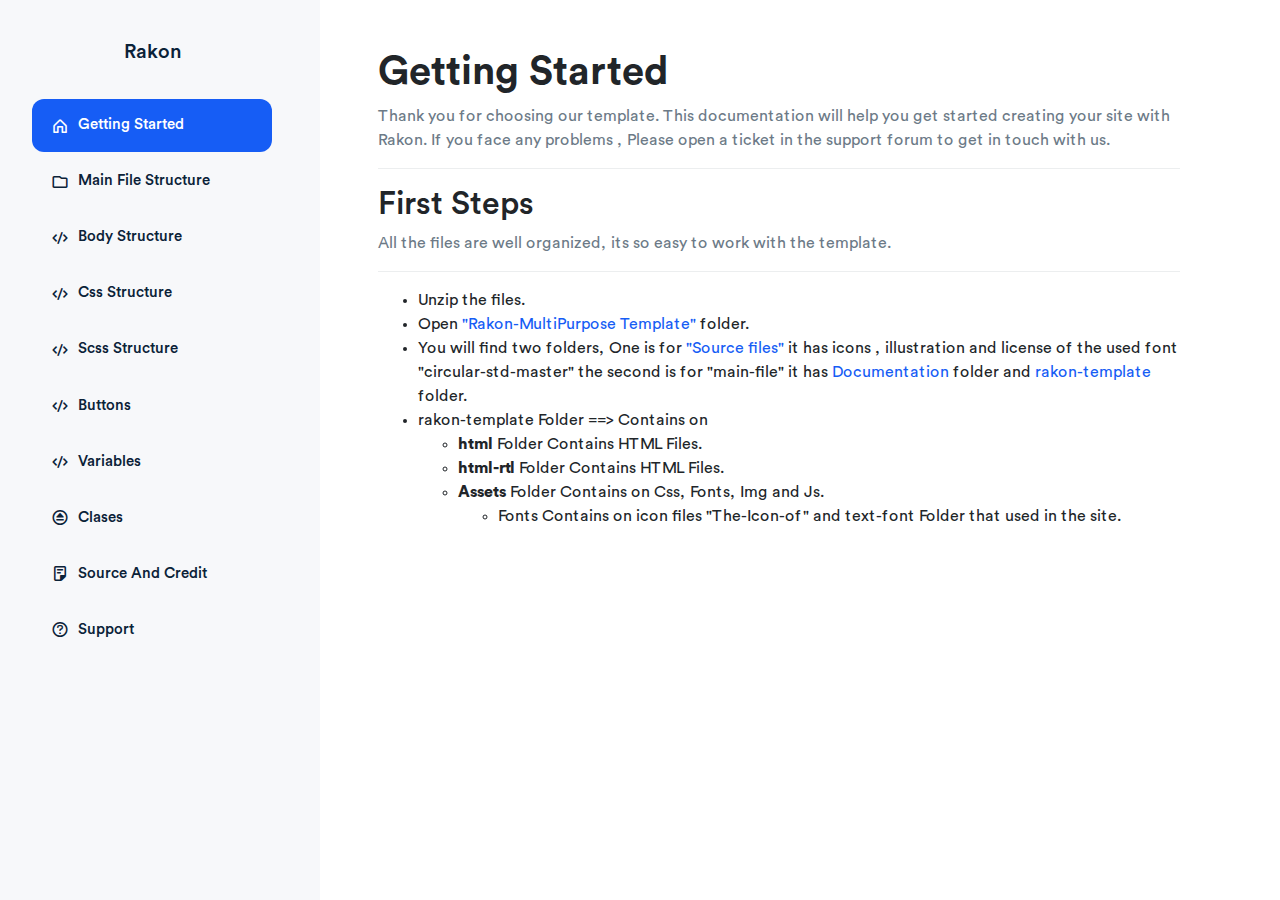
<file: Documentation/index.html>
<!DOCTYPE html>
<html lang="en">

<head>
  <meta charset="UTF-8">
  <meta name="viewport" content="width=device-width, initial-scale=1.0">
  <meta http-equiv="X-UA-Compatible" content="ie=edge">
  <title>Rakon - Documentation</title>

  <link rel="shortcut icon" href="../Rakon/assets/img/favicon.ico" type="image/x-icon" />
  <link rel="stylesheet" href="assets/css/bootstrap.min.css" type="text/css" />
  <link rel="stylesheet" href="assets/css/prism.css" type="text/css" />
  <link rel="stylesheet" href="assets/css/icons.css" type="text/css" />
  <link rel="stylesheet" href="assets/css/main.css" type="text/css" />
</head>

<body>
  <div id="wrapper">
    <div id="content">
      <section class="contet_doc">
        <div class="container">
          <div class="col-md-3">
            <div class="item_nav_side">
              <div class="brand_top">
                <a href="https://themeforest.net/user/orinostu">
                  <span>Rakon</span>
                </a>
              </div>

              <div class="nav flex-column nav-pills" id="v-pills-tab" role="tablist" aria-orientation="vertical">
                <a class="nav-link active" id="v-pills-home-tab" data-toggle="pill" href="#v-pills-home" role="tab"
                  aria-controls="v-pills-home" aria-selected="true">
                  <i class="tio home_outlined"></i>
                  Getting Started
                </a>
                <a class="nav-link" id="v-pills-profile-tab" data-toggle="pill" href="#v-pills-profile" role="tab"
                  aria-controls="v-pills-profile" aria-selected="false">
                  <i class="tio folder_outlined"></i>
                  Main File Structure
                </a>
                <a class="nav-link" id="v-pills-messages-tab" data-toggle="pill" href="#v-pills-messages" role="tab"
                  aria-controls="v-pills-messages" aria-selected="false">
                  <i class="tio code"></i>
                  Body Structure
                </a>
                <a class="nav-link" id="v-pills-css-tab" data-toggle="pill" href="#v-pills-css" role="tab"
                  aria-controls="v-pills-css" aria-selected="false">
                  <i class="tio code"></i>
                  Css Structure
                </a>
                <a class="nav-link" id="v-pills-scss-tab" data-toggle="pill" href="#v-pills-scss" role="tab"
                  aria-controls="v-pills-scss" aria-selected="false">
                  <i class="tio code"></i>
                  Scss Structure
                </a>
                <a class="nav-link" id="v-pills-buttons-tab" data-toggle="pill" href="#v-pills-buttons" role="tab"
                  aria-controls="v-pills-buttons" aria-selected="false">
                  <i class="tio code"></i>
                  Buttons
                </a>
                <a class="nav-link" id="v-pills-variables-tab" data-toggle="pill" href="#v-pills-variables" role="tab"
                  aria-controls="v-pills-variables" aria-selected="false">
                  <i class="tio code"></i>
                  Variables
                </a>
                <a class="nav-link" id="v-pills-clases-tab" data-toggle="pill" href="#v-pills-clases" role="tab"
                  aria-controls="v-pills-clases" aria-selected="false">
                  <i class="tio eject_circle_outlined"></i>
                  Clases
                </a>
                <a class="nav-link" id="v-pills-source-tab" data-toggle="pill" href="#v-pills-source" role="tab"
                  aria-controls="v-pills-source" aria-selected="false">
                  <i class="tio document_text_outlined"></i>
                  Source and Credit
                </a>
                <a class="nav-link" id="v-pills-support-tab" data-toggle="pill" href="#v-pills-support" role="tab"
                  aria-controls="v-pills-support" aria-selected="false">
                  <i class="tio help_outlined"></i>
                  Support
                </a>
              </div>
            </div>
          </div>
          <main>
            <div class="col-md-9 ml-auto">
              <div class="content_structure">

                <div class="tab-content" id="v-pills-tabContent">
                  <div class="tab-pane item_nav fade show active" id="v-pills-home" role="tabpanel"
                    aria-labelledby="v-pills-home-tab">
                    <div class="title_cont">
                      <h1 id="item-0" style="font-weight: 600;">Getting Started</h1>
                      <p>
                        Thank you for choosing our template. This documentation will
                        help you get started creating your
                        site with Rakon. If you face any problems
                        , Please open a ticket in the support forum to get in touch with us.
                      </p>
                    </div>
                    <div class="title_cont">
                      <h2 id="item-1">First Steps</h2>
                      <p>
                        All the files are well organized, its so easy to work with the template.
                      </p>
                    </div>
                    <ul>
                      <li>
                        Unzip the files.
                      </li>
                      <li>
                        Open <span class="c-blue">"Rakon-MultiPurpose Template"</span> folder.
                      </li>
                      <li>
                        You will find two folders, One is for <Span class="c-blue">"Source files"</Span> it has icons
                        , illustration and license of the used font "circular-std-master"
                        the second is for "main-file" it has <span class="c-blue">Documentation</span> folder and <span
                          class="c-blue">rakon-template</span> folder.
                      </li>
                      <li>
                        rakon-template Folder ==> Contains on
                        <ol>
                          <li>
                            <strong>html</strong> Folder Contains HTML Files.
                          </li>
                          <li>
                            <strong>html-rtl</strong> Folder Contains HTML Files.
                          </li>
                          <li>
                            <strong>Assets</strong> Folder Contains on Css, Fonts, Img and Js.
                            <ol>
                              <li>
                                Fonts Contains on icon files "The-Icon-of" and
                                text-font Folder that used in the site.
                              </li>
                            </ol>
                          </li>

                        </ol>
                      </li>
                    </ul>

                  </div>
                  <div class="tab-pane item_nav fade" id="v-pills-profile" role="tabpanel"
                    aria-labelledby="v-pills-profile-tab">
                    <div class="title_cont">
                      <h4>Main File Structure</h4>
                      <p>
                        All the files are well organized, its so easy to work with the template.
                      </p>
                    </div>
                    <xmp>
                      rakon-template/

                      ├── assets/css/

                      | └── animate.css
                      | └── bootstrap.min.css
                      | └── aos.css
                      | └── icons.css
                      | └── main.css
                      | └── main.scss
                      | └── main-rtl.css
                      | └── main-rtl.scss
                      | └── normalize.css
                      | └── swiper.min.css

                      ├── assets/css/sass/components

                      | └── _alert.scss
                      | └── _breadcrumb.scss
                      | └── _button.scss
                      | └── _dropdowns.scss
                      | └── _effects.scss
                      | └── _variables.scss
                      | └── _form.scss
                      | └── _modal.scss
                      | └── _pagination.scss
                      | └── _toasts.scss
                      | └── _tooltip.scss

                      ├── assets/sass/helpers
                      | └── _mixins.scss
                      | └── _variables.scss

                      ├── assets/sass/layout

                      | └── _about.scss
                      | └── _account.scss
                      | └── _banner_section.scss
                      | └── _blog.scss
                      | └── _contact.scss
                      | └── _crypto.scss
                      | └── _faq.scss
                      | └── _features.scss
                      | └── _footer.scss
                      | └── _header.scss
                      | └── _logos.scss
                      | └── _map.scss
                      | └── _newsletter.scss
                      | └── _other.scss
                      | └── _pricing.scss
                      | └── _products.scss
                      | └── __projects.scss
                      | └── _search.scss
                      | └── _services.scss
                      | └── _slider.scss
                      | └── _sliderscroll.scss
                      | └── _state.scss
                      | └── _tabs.scss
                      | └── _team.scss
                      | └── _testimonial.scss
                      | └── _timeline.scss

                      ├── assets/sass/pages

                      | └── _globalpage.scss
                      | └── _rtl.scss

                      |
                      ├── assets/fonts

                      | └── The-Icon-of.eot
                      | └── The-Icon-of.svg
                      | └── The-Icon-of.ttf
                      | └── The-Icon-of.woff
                      | └── The-Icon-of.woff2

                      |
                      ├── assets/fonts/text-font

                      | └── CircularStd

                      |
                      ├── assets/js/
                      │ ├── bootstrap.min.js
                      │ ├── jquery-3.3.1.js
                      │ ├── jquery-migrate.min.js
                      │ ├── main.js
                      │ ├── popper.min.js

                      |
                      ├── assets/js/pages
                      │ ├── agency.js
                      │ ├── crypto.js
                      │ ├── hosting.js
                      │ ├── interior.js
                      │ ├── mobile.js
                      │ ├── sass.js
                      │ ├── sass2.js

                      |
                      ├── assets/js/vendor
                      │ ├── animation.gsap.js
                      │ ├── charming.min.js
                      │ ├── countdown.js
                      │ ├── cryptodark.js
                      │ ├── debug.addIndicators.min.js
                      │ ├── aos.js
                      │ ├── imagesloaded.pkgd.min.js
                      │ ├── jquery.counterup.min.js
                      │ ├── jquery.bxslider.min.js
                      │ ├── particles.min.js
                      │ ├── ScrollMagic.js
                      │ ├── sharer.js
                      │ ├── simpleParallax.min.js
                      │ ├── swiper.min.js
                      │ ├── sticky.min.js
                      │ ├── TweenMax.min.js
                      │ ├── waypoints.min.js

                      │
                      ├── html,html-rtl Folder


                      ├── about:
                      ├── about.html
                      ├── about-2.html
                      ├── about-3.html

                      ├── account:
                      ├── forgot-2.html
                      ├── forgot-3.html
                      ├── signin-2.html
                      ├── signin-3.html
                      ├── signup.html
                      ├── signup-2.html
                      ├── signup-3.html

                      ├── blog:
                      ├── blog-classic.html
                      ├── blog-classic-three-columen.html
                      ├── blog-creative.html
                      ├── blog-standard.html
                      ├── single-background-color.html
                      ├── single-blog.html
                      ├── single-featured-image.html

                      ├── contact:
                      ├── contact-agency.html
                      ├── contact-blocks.html
                      ├── contact-classic.html
                      ├── contact-corporate.html
                      ├── contact-creative.html
                      ├── contact-simple.html

                      ├── elements:
                      ├── accordion.html
                      ├── alert.html
                      ├── blog-posts.html
                      ├── button.html
                      ├── call-to-action.html
                      ├── carousel.html
                      ├── clients-logo.html
                      ├── contact-form.html
                      ├── countdown.html
                      ├── counter.html
                      ├── grid.html
                      ├── heading.html
                      ├── iconbox.html
                      ├── parallax.html
                      ├── pricing-table.html
                      ├── process.html
                      ├── services.html
                      ├── social-networks.html
                      ├── tabs.html
                      ├── team.html
                      ├── pricing-table.html
                      ├── testimonial.html
                      ├── video.html

                      ├── home:
                      ├── mobile-app-2.html
                      ├── mobile-app-3.html
                      ├── charity.html
                      ├── workspace.html
                      ├── software.html
                      ├── agency.html
                      ├── crypto-currency.html
                      ├── crypto-dark.html
                      ├── hosting.html
                      ├── Interior.html
                      ├── mobile-app.html
                      ├── sass-modern.html
                      ├── sass-products.html
                      ├── portfolio.html

                      ├── pricing:
                      ├── pricing-list.html

                    </xmp>

                  </div>
                  <div class="tab-pane item_nav fade" id="v-pills-messages" role="tabpanel"
                    aria-labelledby="v-pills-messages-tab">
                    <div class="title_cont">
                      <h4 id="item-2">Body Structure</h4>
                      <p>
                        All the files are well organized, its so easy to work with the template.
                      </p>
                    </div>
                    <h5>Css Files</h5>
                    <pre>
                      <code class="language-markup">
                        &lt;!-- Bootstrap 4.5 --&gt;
                        &lt;link rel=&quot;stylesheet&quot; href=&quot;assets/css/bootstrap.min.css&quot; type=&quot;text/css&quot; /&gt;
                        &lt;!-- Bootstrap rtl 4.2 --&gt;
                        &lt;link rel=&quot;stylesheet&quot; href=&quot;assets/css/bootstrap-rtl.min.css&quot; type=&quot;text/css&quot; /&gt;
                        &lt;!-- animate --&gt;
                        &lt;link rel=&quot;stylesheet&quot; href=&quot;assets/css/animate.css&quot; type=&quot;text/css&quot; /&gt;
                        &lt;!-- Swiper --&gt;
                        &lt;link rel=&quot;stylesheet&quot; href=&quot;assets/css/swiper.min.css&quot; /&gt;
                        &lt;!-- aos --&gt;
                        &lt;link rel=&quot;stylesheet&quot; href=&quot;assets/css/aos.css&quot; type=&quot;text/css&quot; /&gt;
                        &lt;!-- icons --&gt;
                        &lt;link rel=&quot;stylesheet&quot; href=&quot;assets/css/icons.css&quot; type=&quot;text/css&quot; /&gt;
                        &lt;!-- main css --&gt;
                        &lt;link rel=&quot;stylesheet&quot; href=&quot;assets/css/main.css&quot; type=&quot;text/css&quot; /&gt;
                        &lt;!-- main rtl css --&gt;
                        &lt;link rel=&quot;stylesheet&quot; href=&quot;assets/css/main-rtl.css&quot; type=&quot;text/css&quot; /&gt;
                        &lt;!-- normalize --&gt;
                        &lt;link rel=&quot;stylesheet&quot; href=&quot;assets/css/normalize.css&quot; type=&quot;text/css&quot; /&gt;
                      </code>
                    </pre>
                    <h5>Default Header</h5>
                    <pre>
                      <code class="language-markup">

                        &lt;!-- Start header --&gt;
              &lt;header class=&quot;header-nav-center&quot; id=&quot;myNavbar&quot;&gt;
              &lt;div class=&quot;container&quot;&gt;
              &lt;!-- navbar --&gt;
              &lt;nav class=&quot;navbar navbar-expand-lg navbar-light&quot;&gt;
                &lt;a class=&quot;navbar-brand&quot; href=&quot;sass-products.html&quot;&gt;
                  &lt;img class=&quot;logo&quot; src=&quot;../Rakon/assets/img/logo.svg&quot; alt=&quot;logo&quot; /&gt;
                  Rakon
                &lt;/a&gt;

                &lt;button class=&quot;navbar-toggler menu ripplemenu&quot; type=&quot;button&quot; data-toggle=&quot;collapse&quot; data-target=&quot;#navbarSupportedContent&quot; aria-controls=&quot;navbarSupportedContent&quot; aria-expanded=&quot;false&quot; aria-label=&quot;Toggle navigation&quot;&gt;
                  &lt;svg viewBox=&quot;0 0 64 48&quot;&gt;
                    &lt;path d=&quot;M19,15 L45,15 C70,15 58,-2 49.0177126,7 L19,37&quot;&gt;&lt;/path&gt;
                    &lt;path d=&quot;M19,24 L45,24 C61.2371586,24 57,49 41,33 L32,24&quot;&gt;&lt;/path&gt;
                    &lt;path d=&quot;M45,33 L19,33 C-8,33 6,-2 22,14 L45,37&quot;&gt;&lt;/path&gt;
                  &lt;/svg&gt;
                &lt;/button&gt;

                &lt;div class=&quot;collapse navbar-collapse&quot; id=&quot;navbarSupportedContent&quot;&gt;
                  &lt;ul class=&quot;navbar-nav mx-auto nav-pills&quot;&gt;
                    &lt;li class=&quot;nav-item&quot;&gt;
                      &lt;a class=&quot;nav-link&quot; href=&quot;#home&quot;&gt;Home&lt;/a&gt;
                    &lt;/li&gt;
                    &lt;li class=&quot;nav-item&quot;&gt;
                      &lt;a class=&quot;nav-link&quot; href=&quot;#services&quot;&gt;Services&lt;/a&gt;
                    &lt;/li&gt;
                    &lt;li class=&quot;nav-item&quot;&gt;
                      &lt;a class=&quot;nav-link&quot; href=&quot;#Products&quot;&gt;Products&lt;/a&gt;
                    &lt;/li&gt;
                    &lt;li class=&quot;nav-item&quot;&gt;
                      &lt;a class=&quot;nav-link&quot; href=&quot;#Pricing&quot;&gt;Pricing&lt;/a&gt;
                    &lt;/li&gt;
                    &lt;li class=&quot;nav-item&quot;&gt;
                      &lt;a class=&quot;nav-link&quot; href=&quot;#faq&quot;&gt;FAQ&lt;/a&gt;
                    &lt;/li&gt;
                    &lt;li class=&quot;nav-item&quot;&gt;
                      &lt;a class=&quot;nav-link&quot; href=&quot;#Testimonial&quot;&gt;Testimonial&lt;/a&gt;
                    &lt;/li&gt;
                  &lt;/ul&gt;
                  &lt;div class=&quot;nav_account&quot;&gt;
                    &lt;button type=&quot;button&quot; class=&quot;btn btn-default&quot; data-toggle=&quot;modal&quot; data-target=&quot;#mdllLogin&quot;&gt;Sign in&lt;/button&gt;
                    &lt;a href=&quot;#Testimonial&quot; class=&quot;btn scale btn_sm_primary bg-blue c-white effect-letter rounded-pill&quot;&gt;
                      Try for free
                    &lt;/a&gt;
                  &lt;/div&gt;
                &lt;/div&gt;
              &lt;/nav&gt;
              &lt;!-- End Navbar --&gt;
              &lt;/div&gt;
              &lt;!-- end container --&gt;
              &lt;/header&gt;
              &lt;!-- End header --&gt;

                      </code>
                    </pre>

                    <div class="my-4">
                      <h5>All Sections are inside the tag <code>&lt;main&gt;</code></h5>
                      <p>The base structure was organized by row, col-** class</p>
                    </div>

                    <pre>
                      <code class="language-markup">
                        &lt;main data-spy=&quot;scroll&quot; data-target=&quot;#navbar-example2&quot; data-offset=&quot;0&quot;&gt;
                    &lt;!-- Start Banner Section --&gt;
                    &lt;section class=&quot;demo_1 banner_section&quot; id=&quot;home&quot;&gt;
                      &lt;div class=&quot;container&quot;&gt;
                        &lt;div class=&quot;row justify-content-md-center text-center&quot;&gt;
                          &lt;div class=&quot;col-md-6&quot;&gt;
                            &lt;div class=&quot;banner_title&quot;&gt;
                              &lt;h1&gt;Your Visual Bookmark Manager&lt;/h1&gt;
                              &lt;p&gt;
                                The project management tool teams use to stay organized, avoid delays, and have time for the work that matters most.
                              &lt;/p&gt;
                              &lt;button type=&quot;button&quot; class=&quot;btn scale rounded-pill btn-video btn_video&quot; data-toggle=&quot;modal&quot; data-src=&quot;https://www.youtube.com/embed/VvHoHw5AWTk&quot; data-target=&quot;#mdllVideo&quot;&gt;
                                &lt;span class=&quot;tio play_circle&quot;&gt;&lt;/span&gt;
                                Discover this video
                              &lt;/button&gt;
                            &lt;/div&gt;
                          &lt;/div&gt;
                          &lt;!-- image Product --&gt;
                          &lt;div class=&quot;image_product&quot;&gt;
                            &lt;img src=&quot;../Rakon/assets/img/web-sass.png&quot; alt=&quot;&quot; /&gt;
                          &lt;/div&gt;
                        &lt;/div&gt;
                      &lt;/div&gt;
                    &lt;/section&gt;
                    &lt;!-- End Banner --&gt;
                  &lt;/main&gt;
                      </code>
                    </pre>

                    <div class="my-4">
                      <h5>Tilte Section</h5>
                      <p>
                        You can use class <code>.title_sections</code> for titles
                      </p>
                    </div>

                    <pre>
                      <code class="language-markup">
                        &lt;div class=&quot;title_sections&quot;&gt;
                                          &lt;div class=&quot;before_title&quot;&gt;
                                            &lt;span&gt;Cryptocurrency&lt;/span&gt;
                                            &lt;span&gt;Portfolio&lt;/span&gt;
                                          &lt;/div&gt;
                                          &lt;h2&gt;A project planner that won&apos;t let anything slip through the cracks&lt;/h2&gt;
                                          &lt;p&gt;
                                            Lovely to look at and easy-to-use, Toggl Plan gives teams a visual overview of who’s doing what, and what’s coming up next. That means less stress and better results.
                                          &lt;/p&gt;
                                        &lt;/div&gt;
                      </code>
                    </pre>

                    <h5 class="my-4">Default Footer</h5>
                    <pre>
                      <code class="language-markup">
                        &lt;!-- Start footer --&gt;
                            &lt;footer class=&quot;footer_short position-relative bg-white padding-py-3 z-index-1&quot;&gt;
                              &lt;div class=&quot;container&quot;&gt;
                                &lt;div class=&quot;row justify-content-md-center text-center&quot;&gt;
                                  &lt;div class=&quot;col-md-8&quot;&gt;
                                    &lt;a class=&quot;logo c-dark&quot; href=&quot;sass-products.html&quot;&gt;
                                      &lt;img src=&quot;../Rakon/assets/img/logo.svg&quot; alt=&quot;&quot;&gt;
                                      Rakon
                                    &lt;/a&gt;
                                    &lt;div class=&quot;social--media&quot;&gt;
                                      &lt;a href=&quot;#&quot; class=&quot;btn so-link&quot;&gt;
                                        &lt;span class=&quot;tio appstore&quot;&gt;&lt;/span&gt;
                                      &lt;/a&gt;
                                      &lt;a href=&quot;#&quot; class=&quot;btn so-link&quot;&gt;
                                        &lt;span class=&quot;tio github&quot;&gt;&lt;/span&gt;
                                      &lt;/a&gt;
                                      &lt;a href=&quot;#&quot; class=&quot;btn so-link&quot;&gt;
                                        &lt;span class=&quot;tio instagram&quot;&gt;&lt;/span&gt;
                                      &lt;/a&gt;
                                      &lt;a href=&quot;#&quot; class=&quot;btn so-link&quot;&gt;
                                        &lt;span class=&quot;tio google&quot;&gt;&lt;/span&gt;
                                      &lt;/a&gt;
                                      &lt;a href=&quot;#&quot; class=&quot;btn so-link&quot;&gt;
                                        &lt;span class=&quot;tio twitter&quot;&gt;&lt;/span&gt;
                                      &lt;/a&gt;
                                      &lt;a href=&quot;#&quot; class=&quot;btn so-link&quot;&gt;
                                        &lt;span class=&quot;tio facebook_square&quot;&gt;&lt;/span&gt;
                                      &lt;/a&gt;
                                    &lt;/div&gt;
                                    &lt;div class=&quot;other--links&quot;&gt;
                                      &lt;a href=&quot;#&quot;&gt;White paper&lt;/a&gt;
                                      &lt;a href=&quot;#&quot;&gt;Support&lt;/a&gt;
                                      &lt;a href=&quot;#&quot;&gt;API&lt;/a&gt;
                                      &lt;a href=&quot;#&quot;&gt;Privacy Policy&lt;/a&gt;
                                      &lt;a href=&quot;#&quot;&gt;Cookie Policy&lt;/a&gt;
                                    &lt;/div&gt;
                                    &lt;div class=&quot;opyright&quot;&gt;
                                      &lt;p&gt;
                                        © 2020 &lt;a href=&quot;https://themeforest.net/user/orinostu&quot; target=&quot;_blank&quot;&gt;OrinoStu.&lt;/a&gt; All Right Reseved
                                      &lt;/p&gt;
                                    &lt;/div&gt;

                                  &lt;/div&gt;
                                &lt;/div&gt;
                              &lt;/div&gt;
                            &lt;/footer&gt;
                            &lt;!-- End. Footer --&gt;
                      </code>
                    </pre>

                    <div class="my-4">
                      <h5>JavaScript Fils</h5>
                      <p>
                        Add JavaScript before end the tag of <code>&lt;/body&gt;</code>
                      </p>
                    </div>

                    <pre>
                      <code class="language-markup">
                        &lt;!-- jquery --&gt;
                        &lt;script src=&quot;assets/js/jquery-3.5.0.js&quot; type=&quot;text/javascript&quot;&gt;&lt;/script&gt;
                        &lt;!-- jquery-migrate --&gt;
                        &lt;script src=&quot;assets/js/jquery-migrate.min.js&quot; type=&quot;text/javascript&quot;&gt;&lt;/script&gt;
                        &lt;!-- popper --&gt;
                        &lt;script src=&quot;assets/js/popper.min.js&quot; type=&quot;text/javascript&quot;&gt;&lt;/script&gt;
                        &lt;!-- bootstrap --&gt;
                        &lt;script src=&quot;assets/js/bootstrap.min.js&quot; type=&quot;text/javascript&quot;&gt;&lt;/script&gt;
                        &lt;!--
                           ============
                           vendor file
                           ============
                            --&gt;
                        &lt;!-- particles --&gt;
                        &lt;script src=&quot;assets/js/vendor/particles.min.js&quot; type=&quot;text/javascript&quot;&gt;&lt;/script&gt;
                        &lt;!-- TweenMax --&gt;
                        &lt;script src=&quot;assets/js/vendor/TweenMax.min.js&quot; type=&quot;text/javascript&quot;&gt;&lt;/script&gt;
                        &lt;!-- ScrollMagic --&gt;
                        &lt;script src=&quot;assets/js/vendor/ScrollMagic.js&quot; type=&quot;text/javascript&quot;&gt;&lt;/script&gt;
                        &lt;!-- animation.gsap --&gt;
                        &lt;script src=&quot;assets/js/vendor/animation.gsap.js&quot; type=&quot;text/javascript&quot;&gt;&lt;/script&gt;
                        &lt;!-- addIndicators --&gt;
                        &lt;script src=&quot;assets/js/vendor/debug.addIndicators.min.js&quot; type=&quot;text/javascript&quot;&gt;&lt;/script&gt;
                        &lt;!-- Swiper js --&gt;
                        &lt;script src=&quot;assets/js/vendor/swiper.min.js&quot; type=&quot;text/javascript&quot;&gt;&lt;/script&gt;
                        &lt;!-- countdown --&gt;
                        &lt;script src=&quot;assets/js/vendor/countdown.js&quot; type=&quot;text/javascript&quot;&gt;&lt;/script&gt;
                        &lt;!-- simpleParallax --&gt;
                        &lt;script src=&quot;assets/js/vendor/simpleParallax.min.js&quot; type=&quot;text/javascript&quot;&gt;&lt;/script&gt;
                        &lt;!-- waypoints --&gt;
                        &lt;script src=&quot;assets/js/vendor/waypoints.min.js&quot; type=&quot;text/javascript&quot;&gt;&lt;/script&gt;
                        &lt;!-- counterup --&gt;
                        &lt;script src=&quot;assets/js/vendor/jquery.counterup.min.js&quot; type=&quot;text/javascript&quot;&gt;&lt;/script&gt;
                        &lt;!-- charming --&gt;
                        &lt;script src=&quot;assets/js/vendor/charming.min.js&quot; type=&quot;text/javascript&quot;&gt;&lt;/script&gt;
                        &lt;!-- imagesloaded --&gt;
                        &lt;script src=&quot;assets/js/vendor/imagesloaded.pkgd.min.js&quot; type=&quot;text/javascript&quot;&gt;&lt;/script&gt;
                        &lt;!-- aos --&gt;
                        &lt;script src=&quot;assets/js/vendor/aos.js&quot; type=&quot;text/javascript&quot;&gt;&lt;/script&gt;
                        &lt;!-- BX-Slider --&gt;
                        &lt;script src=&quot;assets/js/vendor/jquery.bxslider.min.js&quot; type=&quot;text/javascript&quot;&gt;&lt;/script&gt;
                        &lt;!-- main file --&gt;
                        &lt;script src=&quot;assets/js/main.js&quot; type=&quot;text/javascript&quot;&gt;&lt;/script&gt;
                      </code>
                    </pre>

                    <div class="my-4">
                      <h5>JavaScript Files for pages</h5>
                      <p>
                        JavaScript codes for some pages
                      </p>
                    </div>

                    <pre>
                      <code class="language-markup">
                        &lt;!-- agency --&gt;
                        &lt;script src=&quot;assets/js/pages/agency.js&quot; type=&quot;text/javascript&quot;&gt;&lt;/script&gt;
                        &lt;!-- crypto --&gt;
                        &lt;script src=&quot;assets/js/pages/crypto.js&quot; type=&quot;text/javascript&quot;&gt;&lt;/script&gt;
                        &lt;!-- hosting --&gt;
                        &lt;script src=&quot;assets/js/pages/hosting.js&quot; type=&quot;text/javascript&quot;&gt;&lt;/script&gt;
                        &lt;!-- interior --&gt;
                        &lt;script src=&quot;assets/js/pages/interior.js&quot; type=&quot;text/javascript&quot;&gt;&lt;/script&gt;
                        &lt;!-- mobile --&gt;
                        &lt;script src=&quot;assets/js/pages/mobile.js&quot; type=&quot;text/javascript&quot;&gt;&lt;/script&gt;
                        &lt;!-- sass --&gt;
                        &lt;script src=&quot;assets/js/pages/sass.js&quot; type=&quot;text/javascript&quot;&gt;&lt;/script&gt;
                        &lt;!-- sass2 --&gt;
                        &lt;script src=&quot;assets/js/pages/sass2.js&quot; type=&quot;text/javascript&quot;&gt;&lt;/script&gt;
                      </code>
                    </pre>

                  </div>
                  <div class="tab-pane item_nav fade" id="v-pills-css" role="tabpanel"
                    aria-labelledby="v-pills-css-tab">
                    <div class="title_cont">
                      <h4 id="item-3">Css Structure</h4>
                      <p>
                        To add or edit you can use Sass Files.
                      </p>
                    </div>

                    <h5>Header</h5>

                    <pre>
                      <code class="language-css">

                        /* =========
                          Style header Default
                          ============*/
                        header .navbar {
                          height: 80px;
                        }
                        header .navbar .navbar-brand {
                          font-weight: 500;
                          font-size: 20px;
                        }
                        header .navbar .navbar-brand .logo {
                          vertical-align: bottom;
                          margin-right: .5rem;
                          width: 27px;
                        }
                        header .navbar .navbar-collapse {
                          margin-top: .4rem;
                        }
                        header .navbar .navbar-collapse .navbar-nav .nav-item .nav-link {
                          font-size: 16px;
                          font-weight: 400;
                          text-transform: capitalize;
                          margin-right: 1.25rem;
                        }
                        header .navbar .navbar-collapse .nav_account .btn {
                          font-size: 15px;
                        }
                        header .navbar .navbar-collapse .nav_account.btn_demo2 .btn_sm_primary {
                          background-color: rgba(22, 93, 245, 0.1);
                          color: #165DF5;
                        }
                        header .navbar .navbar-collapse .nav_account.btn_demo3 .btn_sm_primary {
                          border: 1px solid #EDEEF1;
                        }
                        @media (max-width: 767px) {
                          header {
                            background: rgba(255, 255, 255, 0.8);
                            -webkit-backdrop-filter: saturate(1) blur(20px) !important;
                            -moz-backdrop-filter: saturate(1) blur(20px) !important;
                            -o-backdrop-filter: saturate(1) blur(20px) !important;
                            -ms-backdrop-filter: saturate(1) blur(20px) !important;
                            backdrop-filter: saturate(1) blur(20px) !important;
                          }
                          header .navbar-toggler:focus {
                            border: 0;
                            outline: 0;
                            box-shadow: none;
                          }
                          header .navbar {
                            height: auto;
                            padding: .75rem;
                          }
                          header .navbar-brand {
                            color: #0B2238 !important;
                            font-size: 18px !important;
                          }
                          header .navbar-brand .logo {
                            width: 24px !important;
                          }
                          header .navbar-collapse {
                            margin-left: 0 !important;
                          }
                          header .navbar-collapse .navbar-nav {
                            padding-bottom: 1rem;
                          }
                          header .navbar-collapse .navbar-nav .nav-item .nav-link {
                            color: #0B2238 !important;
                          }
                          header .navbar-collapse .navbar-nav .nav-item .nav-link.active {
                            color: #165DF5 !important;
                          }
                          header .navbar-collapse .nav_account {
                            border-top: 1px solid #EDEEF1;
                            padding: 1rem 0;
                          }
                          header .navbar-collapse .nav_account .btn-default {
                            color: #0B2238 !important;
                          }
                          header .navbar-collapse .nav_account .btn-primary {
                            background-color: #165DF5 !important;
                            color: #ffffff !important;
                          }
                        }

                        /* =========
                          header-nav-center
                          ============*/
                        .header-nav-center {
                          width: 100%;
                          left: 0;
                          z-index: 12;
                        }
                        .header-nav-center .navbar-brand {
                          color: #0B2238;
                        }
                        .header-nav-center .navbar-collapse .nav-item .nav-link {
                          color: #0B2238;
                          -webkit-transition: 0.4s !important;
                          -moz-transition: 0.4s !important;
                          -o-transition: 0.4s !important;
                          -ms-transition: 0.4s !important;
                          transition: 0.4s !important;
                        }
                        .header-nav-center .navbar-collapse .nav-item .nav-link:hover {
                          color: #165DF5;
                        }
                        .header-nav-center .navbar-collapse .nav-item .nav-link.active {
                          color: #165DF5;
                          background-color: transparent;
                        }
                        .header-nav-center .navbar-collapse .nav-item.active .nav-link {
                          color: #165DF5;
                          background-color: transparent;
                        }

                      </code>
                    </pre>

                    <h5 class="my-4">Footer</h5>

                    <pre>
                      <code class="language-css">

                        /*===========
                        footer_short
                        ===========*/
                        .footer_short .social--media {
                          margin-top: 2.25rem;
                        }
                        .footer_short .social--media .so-link {
                          width: 50px;
                          height: 50px;
                          border-radius: 20px;
                          background-color: rgba(11, 34, 56, 0.05);
                          margin: 0 .25rem;
                          -webkit-transition: 0.3s !important;
                          -moz-transition: 0.3s !important;
                          -o-transition: 0.3s !important;
                          -ms-transition: 0.3s !important;
                          transition: 0.3s !important;
                        }
                        @media (max-width: 767px) {
                          .footer_short .social--media .so-link {
                            margin-bottom: .5rem;
                          }
                        }
                        .footer_short .social--media .so-link .tio {
                          display: flex;
                          justify-content: center;
                          text-align: center;
                          font-size: 22px;
                          color: #0B2238;
                          padding-top: .6rem;
                          -webkit-transition: 0.3s !important;
                          -moz-transition: 0.3s !important;
                          -o-transition: 0.3s !important;
                          -ms-transition: 0.3s !important;
                          transition: 0.3s !important;
                        }
                        .footer_short .social--media .so-link:hover {
                          background-color: #165DF5;
                        }
                        .footer_short .social--media .so-link:hover .tio {
                          color: #ffffff;
                        }
                        .footer_short .other--links {
                          margin-top: 1.5rem;
                        }
                        .footer_short .other--links a {
                          color: #6C7A87;
                          font-size: 16px;
                          font-weight: 400;
                          margin: .6rem;
                          -webkit-transition: 0.3s !important;
                          -moz-transition: 0.3s !important;
                          -o-transition: 0.3s !important;
                          -ms-transition: 0.3s !important;
                          transition: 0.3s !important;
                        }
                        @media (max-width: 767px) {
                          .footer_short .other--links a {
                            margin-bottom: .5rem;
                          }
                        }
                        .footer_short .other--links a:hover {
                          color: #0B2238;
                        }
                        .footer_short .opyright {
                          margin-top: 1.5rem;
                        }
                        .footer_short .opyright p {
                          font-size: 14px;
                          font-weight: 400;
                          color: #9DA6AF;
                        }
                        .footer_short .opyright p a {
                          color: #0B2238;
                          -webkit-transition: 0.3s !important;
                          -moz-transition: 0.3s !important;
                          -o-transition: 0.3s !important;
                          -ms-transition: 0.3s !important;
                          transition: 0.3s !important;
                        }
                        .footer_short .opyright p a:hover {
                          color: #165DF5;
                        }

                        /*==========
                        Full Footer
                        ==========*/
                        .defalut-footer.light::before {
                          display: none;
                        }
                        .defalut-footer.light .item_about .logo {
                          color: #0B2238;
                        }
                        .defalut-footer.light .item_about p {
                          color: #6C7A87;
                        }
                        .defalut-footer.light .item_about .address span {
                          color: #0B2238;
                        }
                        .defalut-footer.light .item_about .address span a {
                          color: #165DF5;
                        }
                        .defalut-footer.light .item_links h4 {
                          color: #0B2238;
                        }
                        .defalut-footer.light .item_links .nav-link {
                          color: #6C7A87;
                        }
                        .defalut-footer.light .item_links .nav-link:hover {
                          color: #0B2238;
                        }
                        .defalut-footer.light .item_subscribe h4 {
                          color: #0B2238;
                        }
                        .defalut-footer.light .item_subscribe p {
                          color: #6C7A87;
                        }
                        .defalut-footer.light .item_subscribe .input_subscribe input {
                          border-color: #EDEEF1;
                          color: #0B2238 !important;
                        }
                        .defalut-footer.light .item_subscribe .input_subscribe input::placeholder {
                          color: #9DA6AF;
                        }
                        .defalut-footer.light .item_subscribe .input_subscribe .btn_subscribe {
                          color: #0B2238;
                        }
                        .defalut-footer.light .item_subscribe .input_subscribe:hover .btn_subscribe {
                          background-color: #FD6B3B;
                          color: #ffffff;
                        }
                        .defalut-footer.light .item_subscribe .app_smartphone .btn--app .blue {
                          background-color: rgba(22, 93, 245, 0.1);
                        }
                        .defalut-footer.light .item_subscribe .app_smartphone .btn--app .blue .tio {
                          color: #165DF5;
                        }
                        .defalut-footer.light .item_subscribe .app_smartphone .btn--app .dark {
                          background-color: rgba(56, 24, 64, 0.1);
                        }
                        .defalut-footer.light .item_subscribe .app_smartphone .btn--app .dark .tio {
                          color: #381840;
                        }
                        .defalut-footer.light .select-menu .button {
                          background: rgba(11, 34, 56, 0.05);
                          color: #0B2238;
                          font-size: 14px;
                        }
                        .defalut-footer.light .select-menu .button ul li {
                          color: #0B2238;
                        }
                        .defalut-footer.light .select-menu .button em::before {
                          border-left: 2px solid #6C7A87;
                          border-top: 2px solid #6C7A87;
                        }
                        .defalut-footer.light .select-menu .button em::after {
                          border-right: 2px solid #6C7A87;
                          border-bottom: 2px solid #6C7A87;
                        }
                        .defalut-footer.light .select-menu > ul {
                          background-color: #F7F8FA;
                        }
                        .defalut-footer.light .copyright span {
                          color: #6C7A87;
                        }
                        .defalut-footer.light .copyright span a {
                          color: #0B2238;
                          -webkit-transition: 0.3s !important;
                          -moz-transition: 0.3s !important;
                          -o-transition: 0.3s !important;
                          -ms-transition: 0.3s !important;
                          transition: 0.3s !important;
                        }
                        .defalut-footer.light .copyright span a:hover {
                          color: #165DF5;
                        }

                      </code>
                    </pre>
                  </div>
                  <!-- End. tab-pane -->
                  <div class="tab-pane item_nav fade" id="v-pills-scss" role="tabpanel"
                    aria-labelledby="v-pills-scss-tab">
                    <div class="title_cont">
                      <h4 id="item-4">Scss Structure</h4>
                      <p>
                        All the files are well organized, its so easy to work with the template.
                      </p>
                    </div>

                    <h5>Section</h5>
                    <p>
                      You can use class <code>.title_sections</code> for titles
                    </p>

                    <pre>
                      <code class="language-scss">
                        // Default Sections Title
                        .title_sections {
                          margin-bottom: 4rem;
                          @include maxMobile {
                            margin-bottom: 3rem;
                          }
                          .before_title {
                            margin-bottom: 20px;
                            span {
                              color: $dark-color;
                              font-size: 16px;
                              font-weight: 500;
                              &:last-child {
                                color: $blue-color;
                              }
                            }
                          }
                          h2 {
                            font-size: 2.188em;
                            margin-bottom: 20px;
                            font-weight: 600;
                            color: $dark-color;
                          }
                          p {
                            color: $gray-color;
                            font-size: 16px;
                            font-weight: 400;
                            margin-bottom: 20px;
                          }
                        }
                      </code>
                    </pre>

                    <pre>
                      <code class="language-scss">
                        // feature_app
                        .feature_app {
                          background-color: rgba(#381840, .05);
                          .app--crypto {
                            width: 100%;
                            @include prefixer(box-shadow, 0px 0px 70px 0px rgba(56,24,64,0.1), webkit mo o ms);
                            @include prefixer(border-radius, 52px, webkit mo o ms);
                          }
                          .item-feat {
                            margin-bottom: 7rem;
                            @include maxMobile {
                              direction: ltr;
                              margin-bottom: 2rem;
                            }
                            .icon-iim {
                              width: 60px;
                              height: 60px;
                              background-color: $white-color;
                              display: flex;
                              text-align: center;
                              justify-content: center;
                              border-radius: 15px;
                              margin-bottom: 1.25rem;
                              padding: 1rem;
                            }
                            h3 {
                              font-size: 20px;
                              font-weight: 500;
                              color: $dark-color;
                              margin-bottom: 10px;
                            }
                            p {
                              font-size: 16px;
                              font-weight: 400;
                              color: $gray-color;
                            }
                          }
                        }
                    </code>
                    </pre>

                  </div>
                  <div class="tab-pane item_nav fade" id="v-pills-buttons" role="tabpanel"
                    aria-labelledby="v-pills-buttons-tab">
                    <div id="item-4-1">
                      <h5>Buttons</h5>
                      <p>
                        there are for sizes of buttons (sm, md, lg, xl).
                        <code>.btn_sm_primary</code>
                        <code>.btn_md_primary</code>
                        <code>.btn_lg_primary</code>
                        <code>.btn_xl_primary</code>
                      </p>
                    </div>

                    <pre>
                    <code class="language-scss">
                      /*=== Small Button ====
                      ==================*/
                      .btn_sm_primary {
                        padding: .7rem 1.55rem;
                        font-size: 15px;
                        text-align: center;
                        @include prefixer (transition, .3s, webkit moz o ms);
                        &:hover {
                          opacity: .9;
                        }
                      }
                      /*=== Medium Button ====
                      ==================*/
                      .btn_md_primary {
                        padding: .85rem 1.8rem;
                        font-size: 15px;
                        text-align: center;
                        @include prefixer (transition, .3s, webkit moz o ms);
                        &:hover {
                          opacity: .9;
                        }
                      }
                      /*=== Large Button ====
                      ==================*/
                      .btn_lg_primary {
                        padding: .9rem 2.3rem;
                        font-size: 15px;
                        text-align: center;
                        @include prefixer (transition, .3s, webkit moz o ms);
                        &:hover {
                          opacity: .9;
                        }
                      }

                      /*=== XLarge Button ====
                      ==================*/
                      .btn_xl_primary {
                        padding: 1.1rem 2.3rem;
                        font-size: 15px;
                        text-align: center;
                        @include prefixer (transition, .3s, webkit moz o ms);
                        &:hover {
                          opacity: .9;
                        }
                      }
                    </code>
                    </pre>
                  </div>
                  <div class="tab-pane item_nav fade" id="v-pills-variables" role="tabpanel"
                    aria-labelledby="v-pills-variables-tab">
                    <div id="item-4-2">
                      <h5>Variables</h5>
                      <p>
                        media query and Colors.
                      </p>
                    </div>

                    <pre>
                    <code class="language-scss">
                      /*-----------------------------
                      media query
                    -----------------------------*/
                    $maxMobile: "(max-width:767px)";
                    $maxSmall: "(max-width:991px)";
                    $minSmall: "(min-width:768px)";
                    $minMedium: "(min-width:992px)";
                    $minLarge: "(min-width:1200px)";
                    
                    /*-----------------------------
                      Colors
                    -----------------------------*/
                    $dark-color: #0b2238;
                    $white-color: #ffffff;
                    $blue-color: #165df5;
                    $orange-red-color: #fd6b3b;
                    $yollow-color: #ffc329;
                    $aquamarine-color: #17e79b;
                    $orange-color: #f28e1c;
                    $red-color: #f93542;
                    $gray-color: #6c7a87;
                    $light-color: #9da6af;
                    $bg-color: #f7f8fa;
                    $border-color: #edeef1;
                    $beiget-color: #ffe7aa;
                    $green-color: #19a389;
                    $lightgreen-color: #7bd88a;
                    $sea-color: #4d81f7;
                    $gold-color: #ffce53;
                    $purple-color: #6f5fa6;
                    $green2-color: #31d1ab;
                    $black-color: #000;
                    $blue2-color: #3875f7;
                    $orange2-color: #fd7028;
                    // color Currency
                    $sky-color: #6bb0f8;
                    $currency-p-color: #aa9bb3; //pargraph
                    $magenta-color: #fd4ffe;
                    $currency-d-color: #29013e;
                    
                    </code>
                    </pre>
                  </div>
                  <div class="tab-pane item_nav fade" id="v-pills-clases" role="tabpanel"
                    aria-labelledby="v-pills-clases-tab">

                    <div id="item-5">
                      <h5>Clasess</h5>
                      <p>
                        You can use the <code>clasess</code> inside <code>html</code> codes.
                      <div class="mb-2">
                        <code>margin</code>, <code>padding</code>, <code>color</code>, <code>background-color</code>,
                        <code>border-radius</code>, <code>z-index</code>, <code>font-size</code>, <code>min-width</code>
                      </div>
                      <div class="alert alert-warning" style="width:max-content;border-radius:12px">
                        this classes only refer to template <span class="c-blue">(Rakon)</span>.
                      </div>
                      </p>
                    </div>

                    <pre>
                      <code class="language-css">
                        /*-----------------------------
                        Classes:
                        margin, padding, font-size, color,
                        background-color, border-radius,
                        z-index, min-width
                      -----------------------------*/
                      // margin bottom
                      .margin-b-1 {
                        margin-bottom: 0.625rem !important;
                      }
                      .margin-b-2 {
                        margin-bottom: 1.25rem !important;
                      }
                      .margin-b-3 {
                        margin-bottom: 1.875rem !important;
                      }
                      .margin-b-4 {
                        margin-bottom: 2.5rem !important;
                      }
                      .margin-b-5 {
                        margin-bottom: 3.125rem !important;
                        @include maxMobile {
                          margin-bottom: 1.875rem !important;
                        }
                      }
                      .margin-b-6 {
                        margin-bottom: 3.75rem !important;
                        @include maxMobile {
                          margin-bottom: 2.5rem !important;
                        }
                      }
                      .margin-b-7 {
                        margin-bottom: 4.375rem !important;
                        @include maxMobile {
                          margin-bottom: 2.5rem !important;
                        }
                      }
                      .margin-b-8 {
                        margin-bottom: 5rem !important;
                        @include maxMobile {
                          margin-bottom: 2.5rem !important;
                        }
                      }
                      
                      .margin-b-9 {
                        margin-bottom: 5.625rem !important;
                        @include maxMobile {
                          margin-bottom: 3.125rem !important;
                        }
                      }
                      .margin-b-10 {
                        margin-bottom: 6.25rem !important;
                        @include maxMobile {
                          margin-bottom: 3.125rem !important;
                        }
                      }
                      .margin-b-11 {
                        margin-bottom: 6.875rem !important;
                        @include maxMobile {
                          margin-bottom: 3.125rem !important;
                        }
                      }
                      .margin-b-12 {
                        margin-bottom: 7.5rem !important;
                        @include maxMobile {
                          margin-bottom: 3.125rem !important;
                        }
                      }
                      .margin-b-13 {
                        margin-bottom: 8.125rem !important;
                        @include maxMobile {
                          margin-bottom: 3.125rem !important;
                        }
                      }
                      .margin-b-14 {
                        margin-bottom: 8.75rem !important;
                        @include maxMobile {
                          margin-bottom: 3.125rem !important;
                        }
                      }
                      .margin-b-15 {
                        margin-bottom: 9.375rem !important;
                        @include maxMobile {
                          margin-bottom: 3.75rem !important;
                        }
                      }
                      // margin Top
                      .margin-t-1 {
                        margin-top: 0.625rem !important;
                      }
                      .margin-t-2 {
                        margin-top: 1.25rem !important;
                      }
                      .margin-t-3 {
                        margin-top: 1.875rem !important;
                      }
                      .margin-t-4 {
                        margin-top: 2.5rem !important;
                      }
                      .margin-t-5 {
                        margin-top: 3.125rem !important;
                      }
                      .margin-t-6 {
                        margin-top: 3.75rem !important;
                        @include maxMobile {
                          margin-top: 2.5rem !important;
                        }
                      }
                      .margin-t-7 {
                        margin-top: 4.375rem !important;
                        @include maxMobile {
                          margin-top: 2.5rem !important;
                        }
                      }
                      .margin-t-8 {
                        margin-top: 5rem !important;
                        @include maxMobile {
                          margin-top: 2.5rem !important;
                        }
                      }
                      
                      .margin-t-9 {
                        margin-top: 5.625rem !important;
                        @include maxMobile {
                          margin-top: 3.125rem !important;
                        }
                      }
                      .margin-t-10 {
                        margin-top: 6.25rem !important;
                        @include maxMobile {
                          margin-top: 3.125rem !important;
                        }
                      }
                      .margin-t-11 {
                        margin-top: 6.875rem !important;
                        @include maxMobile {
                          margin-top: 3.125rem !important;
                        }
                      }
                      .margin-t-12 {
                        margin-top: 7.5rem !important;
                        @include maxMobile {
                          margin-top: 3.125rem !important;
                        }
                      }
                      .margin-t-13 {
                        margin-top: 8.125rem !important;
                        @include maxMobile {
                          margin-top: 3.125rem !important;
                        }
                      }
                      .margin-t-14 {
                        margin-top: 8.75rem !important;
                        @include maxMobile {
                          margin-top: 3.125rem !important;
                        }
                      }
                      .margin-t-15 {
                        margin-top: 9.375rem !important;
                        @include maxMobile {
                          margin-top: 3.75rem !important;
                        }
                      }
                      // margin top and top
                      .margin-my-1 {
                        margin-top: 0.625rem !important;
                        margin-bottom: 0.625rem !important;
                      }
                      .margin-my-2 {
                        margin-top: 1.25rem !important;
                        margin-bottom: 1.25rem !important;
                      }
                      .margin-my-3 {
                        margin-top: 1.875rem !important;
                        margin-bottom: 1.875rem !important;
                      }
                      .margin-my-4 {
                        margin-top: 2.5rem !important;
                        margin-bottom: 2.5rem !important;
                      }
                      .margin-my-5 {
                        margin-top: 3.125rem !important;
                        margin-bottom: 3.125rem !important;
                      }
                      .margin-my-6 {
                        margin-top: 3.75rem !important;
                        margin-bottom: 3.75rem !important;
                        @include maxMobile {
                          margin-top: 2.5rem !important;
                          margin-bottom: 2.5rem !important;
                        }
                      }
                      .margin-my-7 {
                        margin-top: 4.375rem !important;
                        margin-bottom: 4.375rem !important;
                        @include maxMobile {
                          margin-top: 2.5rem !important;
                          margin-bottom: 2.5rem !important;
                        }
                      }
                      .margin-my-8 {
                        margin-top: 5rem !important;
                        margin-bottom: 5rem !important;
                        @include maxMobile {
                          margin-top: 2.5rem !important;
                          margin-bottom: 2.5rem !important;
                        }
                      }
                      
                      .margin-my-9 {
                        margin-top: 5.625rem !important;
                        margin-bottom: 5.625rem !important;
                        @include maxMobile {
                          margin-top: 3.125rem !important;
                          margin-bottom: 3.125rem !important;
                        }
                      }
                      .margin-my-10 {
                        margin-top: 6.25rem !important;
                        margin-bottom: 6.25rem !important;
                        @include maxMobile {
                          margin-top: 3.125rem !important;
                          margin-bottom: 3.125rem !important;
                        }
                      }
                      .margin-my-11 {
                        margin-top: 6.875rem !important;
                        margin-bottom: 6.875rem !important;
                        @include maxMobile {
                          margin-top: 3.125rem !important;
                          margin-bottom: 3.125rem !important;
                        }
                      }
                      .margin-my-12 {
                        margin-top: 7.5rem !important;
                        margin-bottom: 7.5rem !important;
                        @include maxMobile {
                          margin-top: 3.125em !important;
                          margin-bottom: 3.125rem !important;
                        }
                      }
                      .margin-my-13 {
                        margin-top: 8.125rem !important;
                        margin-bottom: 8.125rem !important;
                        @include maxMobile {
                          margin-top: 3.125rem !important;
                          margin-bottom: 3.125rem !important;
                        }
                      }
                      .margin-my-14 {
                        margin-top: 8.75rem !important;
                        margin-bottom: 8.75rem !important;
                        @include maxMobile {
                          margin-top: 3.125rem !important;
                          margin-bottom: 3.125rem !important;
                        }
                      }
                      .margin-my-15 {
                        margin-top: 9.375rem !important;
                        margin-bottom: 9.375rem !important;
                        @include maxMobile {
                          margin-top: 1.875rem !important;
                          margin-bottom: 3.75rem !important;
                        }
                      }
                      
                      // padding
                      .padding-py-1 {
                        padding-top: 0.625rem !important;
                        padding-bottom: 0.625rem !important;
                      }
                      .padding-py-2 {
                        padding-top: 1.25rem !important;
                        padding-bottom: 1.25rem !important;
                      }
                      .padding-py-3 {
                        padding-top: 1.875rem !important;
                        padding-bottom: 1.875rem !important;
                      }
                      .padding-py-4 {
                        padding-top: 2.5rem !important;
                        padding-bottom: 2.5rem !important;
                      }
                      .padding-py-5 {
                        padding-top: 3.125rem !important;
                        padding-bottom: 3.125rem !important;
                      }
                      .padding-py-6 {
                        padding-top: 3.75rem !important;
                        padding-bottom: 3.75rem !important;
                        @include maxMobile {
                          padding-top: 2.5rem !important;
                          padding-bottom: 2.5rem !important;
                        }
                      }
                      .padding-py-7 {
                        padding-top: 4.375rem !important;
                        padding-bottom: 4.375rem !important;
                        @include maxMobile {
                          padding-top: 2.5rem !important;
                          padding-bottom: 2.5rem !important;
                        }
                      }
                      .padding-py-8 {
                        padding-top: 5rem !important;
                        padding-bottom: 5rem !important;
                        @include maxMobile {
                          padding-top: 2.5rem !important;
                          padding-bottom: 2.5rem !important;
                        }
                      }
                      .padding-py-9 {
                        padding-top: 5.625rem !important;
                        padding-bottom: 5.625rem !important;
                        @include maxMobile {
                          padding-top: 3.125rem !important;
                          padding-bottom: 3.125rem !important;
                        }
                      }
                      .padding-py-10 {
                        padding-top: 6.25rem !important;
                        padding-bottom: 6.25rem !important;
                        @include maxMobile {
                          padding-top: 3.125rem !important;
                          padding-bottom: 3.125rem !important;
                        }
                      }
                      .padding-py-11 {
                        padding-top: 6.875rem !important;
                        padding-bottom: 6.875rem !important;
                        @include maxMobile {
                          padding-top: 3.125rem !important;
                          padding-bottom: 3.125rem !important;
                        }
                      }
                      .padding-py-12 {
                        padding-top: 7.5rem !important;
                        padding-bottom: 7.5rem !important;
                        @include maxMobile {
                          padding-top: 3.125rem !important;
                          padding-bottom: 3.125rem !important;
                        }
                      }
                      .padding-py-13 {
                        padding-top: 8.125rem !important;
                        padding-bottom: 8.125rem !important;
                        @include maxMobile {
                          padding-top: 3.125rem !important;
                          padding-bottom: 3.125rem !important;
                        }
                      }
                      .padding-py-14 {
                        padding-top: 8.75rem !important;
                        padding-bottom: 8.75rem !important;
                        @include maxMobile {
                          padding-top: 3.125rem !important;
                          padding-bottom: 3.125rem !important;
                        }
                      }
                      .padding-py-15 {
                        padding-top: 9.375rem !important;
                        padding-bottom: 9.375rem !important;
                        @include maxMobile {
                          padding-top: 3.75rem !important;
                          padding-bottom: 3.75rem !important;
                        }
                      }
                      
                      // padding top
                      .padding-t-1 {
                        padding-top: 0.625rem !important;
                      }
                      .padding-t-2 {
                        padding-top: 1.25rem !important;
                      }
                      .padding-t-3 {
                        padding-top: 1.875rem !important;
                      }
                      .padding-t-4 {
                        padding-top: 2.5rem !important;
                      }
                      .padding-t-5 {
                        padding-top: 3.125rem !important;
                      }
                      .padding-t-6 {
                        padding-top: 3.75rem !important;
                        @include maxMobile {
                          padding-top: 2.5rem !important;
                        }
                      }
                      .padding-t-7 {
                        padding-top: 4.375rem !important;
                        @include maxMobile {
                          padding-top: 2.5rem !important;
                        }
                      }
                      .padding-t-8 {
                        padding-top: 5rem !important;
                        @include maxMobile {
                          padding-top: 2.5rem !important;
                        }
                      }
                      
                      .padding-t-9 {
                        padding-top: 5.625rem !important;
                        @include maxMobile {
                          padding-top: 3.125rem !important;
                        }
                      }
                      .padding-t-10 {
                        padding-top: 6.25rem !important;
                        @include maxMobile {
                          padding-top: 3.125rem !important;
                        }
                      }
                      .padding-t-11 {
                        padding-top: 6.875rem !important;
                        @include maxMobile {
                          padding-top: 3.125rem !important;
                        }
                      }
                      .padding-t-12 {
                        padding-top: 7.5rem !important;
                        @include maxMobile {
                          padding-top: 3.125rem !important;
                        }
                      }
                      .padding-t-13 {
                        padding-top: 8.125rem !important;
                        @include maxMobile {
                          padding-top: 1.875rem !important;
                        }
                      }
                      .padding-t-14 {
                        padding-top: 8.75rem !important;
                        @include maxMobile {
                          padding-top: 3.125rem !important;
                        }
                      }
                      .padding-t-15 {
                        padding-top: 9.375rem !important;
                        @include maxMobile {
                          padding-top: 3.75rem !important;
                        }
                      }
                      
                      // padding left & Right
                      .padding-px-1 {
                        padding-left: 0.625rem !important;
                        padding-right: 0.625rem !important;
                      }
                      .padding-px-2 {
                        padding-left: 1.25rem !important;
                        padding-right: 1.25rem !important;
                      }
                      .padding-px-3 {
                        padding-left: 1.875rem !important;
                        padding-right: 1.875rem !important;
                      }
                      .padding-px-4 {
                        padding-left: 2.5rem !important;
                        padding-right: 2.5rem !important;
                      }
                      .padding-px-5 {
                        padding-left: 3.125rem !important;
                        padding-right: 3.125rem !important;
                        @include maxMobile {
                          padding-left: 1.875rem !important;
                          padding-right: 1.875rem !important;
                        }
                      }
                      .padding-px-6 {
                        padding-left: 3.75rem !important;
                        padding-right: 3.75rem !important;
                        @include maxMobile {
                          padding-left: 2.5rem !important;
                          padding-right: 2.5rem !important;
                        }
                      }
                      .padding-px-7 {
                        padding-left: 4.375rem !important;
                        padding-right: 4.375rem !important;
                        @include maxMobile {
                          padding-left: 2.5rem !important;
                          padding-right: 2.5rem !important;
                        }
                      }
                      .padding-px-8 {
                        padding-left: 5rem !important;
                        padding-right: 5rem !important;
                        @include maxMobile {
                          padding-left: 2.5rem !important;
                          padding-right: 2.5rem !important;
                        }
                      }
                      .padding-px-9 {
                        padding-left: 5.625rem !important;
                        padding-right: 5.625rem !important;
                        @include maxMobile {
                          padding-left: 3.125rem !important;
                          padding-right: 3.125rem !important;
                        }
                      }
                      .padding-px-10 {
                        padding-left: 6.25rem !important;
                        padding-right: 6.25rem !important;
                        @include maxMobile {
                          padding-left: 3.125rem !important;
                          padding-right: 3.125rem !important;
                        }
                      }
                      .padding-px-11 {
                        padding-left: 6.875rem !important;
                        padding-right: 6.875rem !important;
                        @include maxMobile {
                          padding-left: 3.125rem !important;
                          padding-right: 3.125rem !important;
                        }
                      }
                      .padding-px-12 {
                        padding-left: 7.5rem !important;
                        padding-right: 7.5rem !important;
                        @include maxMobile {
                          padding-left: 3.125rem !important;
                          padding-right: 3.125rem !important;
                        }
                      }
                      .padding-px-13 {
                        padding-left: 8.125rem !important;
                        padding-right: 8.125rem !important;
                        @include maxMobile {
                          padding-left: 3.125rem !important;
                          padding-right: 3.125rem !important;
                        }
                      }
                      .padding-px-14 {
                        padding-left: 8.75rem !important;
                        padding-right: 8.75rem !important;
                        @include maxMobile {
                          padding-left: 3.125rem !important;
                          padding-right: 3.125rem !important;
                        }
                      }
                      .padding-px-15 {
                        padding-left: 9.375rem !important;
                        padding-right: 9.375rem !important;
                        @include maxMobile {
                          padding-left: 3.75rem !important;
                          padding-right: 3.75rem !important;
                        }
                      }
                      // padding bottom
                      .padding-b-1 {
                        padding-bottom: 0.625rem !important;
                      }
                      .padding-b-2 {
                        padding-bottom: 1.25rem !important;
                      }
                      .padding-b-3 {
                        padding-bottom: 1.875rem !important;
                      }
                      .padding-b-4 {
                        padding-bottom: 2.5rem !important;
                      }
                      .padding-b-5 {
                        padding-bottom: 3.125rem !important;
                      }
                      .padding-b-6 {
                        padding-bottom: 3.75rem !important;
                        @include maxMobile {
                          padding-bottom: 2.5rem !important;
                        }
                      }
                      .padding-b-7 {
                        padding-bottom: 4.375rem !important;
                        @include maxMobile {
                          padding-bottom: 2.5rem !important;
                        }
                      }
                      .padding-b-8 {
                        padding-bottom: 5rem !important;
                        @include maxMobile {
                          padding-bottom: 2.5rem !important;
                        }
                      }
                      
                      .padding-b-9 {
                        padding-bottom: 5.625rem !important;
                        @include maxMobile {
                          padding-bottom: 3.125rem !important;
                        }
                      }
                      .padding-b-10 {
                        padding-bottom: 6.25rem !important;
                        @include maxMobile {
                          padding-bottom: 3.125rem !important;
                        }
                      }
                      .padding-b-11 {
                        padding-bottom: 6.875rem !important;
                        @include maxMobile {
                          padding-bottom: 3.125rem !important;
                        }
                      }
                      .padding-b-12 {
                        padding-bottom: 7.5rem !important;
                        @include maxMobile {
                          padding-bottom: 3.125rem !important;
                        }
                      }
                      .padding-b-13 {
                        padding-bottom: 8.125rem !important;
                        @include maxMobile {
                          padding-bottom: 3.125rem !important;
                        }
                      }
                      .padding-b-14 {
                        padding-bottom: 8.75rem !important;
                        @include maxMobile {
                          padding-bottom: 3.125rem !important;
                        }
                      }
                      .padding-b-15 {
                        padding-bottom: 9.375rem !important;
                        @include maxMobile {
                          padding-bottom: 3.75rem !important;
                        }
                      }
                      
                      // Colors
                      .c-dark {
                        color: $dark-color !important;
                      }
                      .c-white {
                        color: $white-color !important;
                      }
                      .c-blue {
                        color: $blue-color !important;
                      }
                      .c-gold {
                        color: $gold-color !important;
                      }
                      .c-green {
                        color: $green-color !important;
                      }
                      .c-aquamarine {
                        color: $aquamarine-color !important;
                      }
                      .c-orange {
                        color: $orange-color !important;
                      }
                      .c-orange-red {
                        color: $orange-red-color !important;
                      }
                      .c-red {
                        color: $red-color !important;
                      }
                      .c-yollow {
                        color: $yollow-color !important;
                      }
                      .c-gray {
                        color: $gray-color !important;
                      }
                      .c-light {
                        color: $light-color !important;
                      }
                      .c-beiget {
                        color: $beiget-color !important;
                      }
                      .c-skuy {
                        color: $sky-color !important;
                      }
                      .c-magenta {
                        color: $magenta-color !important;
                      }
                      .c-currency-d {
                        color: $currency-d-color !important;
                      }
                      .c-currency-p {
                        color: $currency-p-color !important;
                      }
                      .c-sea {
                        color: $sea-color !important;
                      }
                      .c-purple {
                        color: $purple-color !important;
                      }
                      .c-lightgreen {
                        color: $lightgreen-color !important;
                      }
                      .c-green2 {
                        color: $green2-color !important;
                      }
                      .c-black {
                        color: $black-color !important;
                      }
                      .c-blue2 {
                        color: $blue2-color !important;
                      }
                      .c-orange2 {
                        color: $orange2-color !important;
                      }
                      // background
                      .bg-dark {
                        background-color: $dark-color !important;
                      }
                      .bg-white {
                        background: $white-color !important;
                      }
                      .bg-blue {
                        background-color: $blue-color !important;
                      }
                      .bg-gold {
                        background-color: $gold-color !important;
                      }
                      .bg-green {
                        background-color: $green-color !important;
                      }
                      .bg-aquamarine {
                        background-color: $aquamarine-color !important;
                      }
                      .bg-orange {
                        background-color: $orange-color !important;
                      }
                      .bg-red {
                        background-color: $red-color !important;
                      }
                      .bg-yollow {
                        background-color: $yollow-color !important;
                      }
                      .bg-gray {
                        background-color: $gray-color !important;
                      }
                      .bg-light {
                        background-color: $light-color !important;
                      }
                      .bg-beiget {
                        background-color: $beiget-color !important;
                      }
                      .bg-skuy {
                        background-color: $sky-color !important;
                      }
                      .bg-magenta {
                        background-color: $magenta-color !important;
                      }
                      .bg-green2 {
                        background-color: $green2-color !important;
                      }
                      .bg-currency-d {
                        background-color: $currency-d-color !important;
                      }
                      .bg-orange-red {
                        background-color: $orange-red-color !important;
                      }
                      .bg-currency-p {
                        background-color: $currency-p-color !important;
                      }
                      .bg-sea {
                        background-color: $sea-color !important;
                      }
                      .bg-purple {
                        background-color: $purple-color !important;
                      }
                      .bg-lightgreen {
                        background-color: $lightgreen-color !important;
                      }
                      .bg-black {
                        background-color: $black-color !important;
                      }
                      .bg-snow {
                        background-color: $bg-color !important;
                      }
                      .bg-blue2 {
                        background-color: $blue2-color !important;
                      }
                      .bg-orange2 {
                        background-color: $orange2-color !important;
                      }
                      // border-radius
                      .rounded-0 {
                        @include prefixer(border-radius, 0, webkit moz o ms);
                      }
                      .rounded-1 {
                        @include prefixer(border-radius, 1px, webkit moz o ms);
                      }
                      .rounded-2 {
                        @include prefixer(border-radius, 2px, webkit moz o ms);
                      }
                      .rounded-3 {
                        @include prefixer(border-radius, 3px, webkit moz o ms);
                      }
                      .rounded-4 {
                        @include prefixer(border-radius, 04px, webkit moz o ms);
                      }
                      .rounded-5 {
                        @include prefixer(border-radius, 5px, webkit moz o ms);
                      }
                      .rounded-6 {
                        @include prefixer(border-radius, 6px, webkit moz o ms);
                      }
                      .rounded-7 {
                        @include prefixer(border-radius, 7px, webkit moz o ms);
                      }
                      .rounded-8 {
                        @include prefixer(border-radius, 8px, webkit moz o ms);
                      }
                      .rounded-9 {
                        @include prefixer(border-radius, 9px, webkit moz o ms);
                      }
                      .rounded-10 {
                        @include prefixer(border-radius, 10px, webkit moz o ms);
                      }
                      .rounded-11 {
                        @include prefixer(border-radius, 11px, webkit moz o ms);
                      }
                      .rounded-12 {
                        @include prefixer(border-radius, 12px, webkit moz o ms);
                      }
                      .rounded-13 {
                        @include prefixer(border-radius, 13px, webkit moz o ms);
                      }
                      .rounded-14 {
                        @include prefixer(border-radius, 14px, webkit moz o ms);
                      }
                      .rounded-15 {
                        @include prefixer(border-radius, 15px, webkit moz o ms);
                      }
                      .rounded-16 {
                        @include prefixer(border-radius, 16px, webkit moz o ms);
                      }
                      .rounded-17 {
                        @include prefixer(border-radius, 17px, webkit moz o ms);
                      }
                      .rounded-18 {
                        @include prefixer(border-radius, 18px, webkit moz o ms);
                      }
                      .rounded-19 {
                        @include prefixer(border-radius, 19px, webkit moz o ms);
                      }
                      .rounded-20 {
                        @include prefixer(border-radius, 20px, webkit moz o ms);
                      }
                      .rounded-21 {
                        @include prefixer(border-radius, 21px, webkit moz o ms);
                      }
                      .rounded-22 {
                        @include prefixer(border-radius, 22px, webkit moz o ms);
                      }
                      .rounded-23 {
                        @include prefixer(border-radius, 23px, webkit moz o ms);
                      }
                      .rounded-24 {
                        @include prefixer(border-radius, 24px, webkit moz o ms);
                      }
                      .rounded-25 {
                        @include prefixer(border-radius, 25px, webkit moz o ms);
                      }
                      // height
                      .h-100vh {
                        height: 100vh !important;
                      }
                      // z-index
                      .z-index-0 {
                        z-index: 0;
                      }
                      .z-index-1 {
                        z-index: 1;
                      }
                      .z-index-2 {
                        z-index: 2;
                      }
                      .z-index-3 {
                        z-index: 3;
                      }
                      
                      // transform Rotate
                      .transform-r-15 {
                        transform: rotate(-15deg) !important;
                      }
                      // text-align
                      .align-justify {
                        text-align: justify !important;
                      }
                      
                      // font-size
                      .font-s-8 {
                        font-size: 8px !important;
                      }
                      .font-s-10 {
                        font-size: 10px !important;
                      }
                      .font-s-12 {
                        font-size: 12px !important;
                      }
                      .font-s-13 {
                        font-size: 13px !important;
                      }
                      .font-s-14 {
                        font-size: 14px !important;
                      }
                      .font-s-15 {
                        font-size: 15px !important;
                      }
                      .font-s-16 {
                        font-size: 16px !important;
                      }
                      .font-s-17 {
                        font-size: 17px !important;
                      }
                      .font-s-18 {
                        font-size: 18px !important;
                      }
                      .font-s-19 {
                        font-size: 19px !important;
                      }
                      .font-s-20 {
                        font-size: 20px !important;
                      }
                      .font-s-21 {
                        font-size: 21px !important;
                      }
                      .font-s-22 {
                        font-size: 22px !important;
                      }
                      .font-s-23 {
                        font-size: 23px !important;
                      }
                      .font-s-24 {
                        font-size: 24px !important;
                      }
                      .font-s-25 {
                        font-size: 25px !important;
                      }
                      .font-s-26 {
                        font-size: 26px !important;
                      }
                      .font-s-27 {
                        font-size: 27px !important;
                      }
                      .font-s-28 {
                        font-size: 28px !important;
                      }
                      .font-s-29 {
                        font-size: 29px !important;
                      }
                      .font-s-30 {
                        font-size: 30px !important;
                      }
                      .font-s-35 {
                        font-size: 35px !important;
                      }
                      .font-s-40 {
                        font-size: 40px !important;
                      }
                      .font-s-45 {
                        font-size: 45px !important;
                      }
                      .font-s-50 {
                        font-size: 50px !important;
                        @include maxSmall {
                          font-size: 40px !important;
                        }
                      }
                      .font-s-55 {
                        font-size: 55px !important;
                        @include maxSmall {
                          font-size: 45px !important;
                        }
                      }
                      .font-s-60 {
                        font-size: 60px !important;
                        @include maxSmall {
                          font-size: 30px !important;
                        }
                      }
                      .font-s-65 {
                        font-size: 65px !important;
                        @include maxSmall {
                          font-size: 30px !important;
                        }
                      }
                      .font-s-70 {
                        font-size: 70px !important;
                        @include maxSmall {
                          font-size: 40px !important;
                        }
                      }
                      .font-s-75 {
                        font-size: 75px !important;
                        @include maxSmall {
                          font-size: 40px !important;
                        }
                      }
                      .font-s-80 {
                        font-size: 80px !important;
                        @include maxSmall {
                          font-size: 40px !important;
                        }
                      }
                      .font-s-85 {
                        font-size: 85px !important;
                        @include maxSmall {
                          font-size: 40px !important;
                        }
                      }
                      .font-s-90 {
                        font-size: 90px !important;
                        @include maxSmall {
                          font-size: 40px !important;
                        }
                      }
                      .font-s-95 {
                        font-size: 95px !important;
                        @include maxSmall {
                          font-size: 40px !important;
                        }
                      }
                      .font-s-100 {
                        font-size: 100px !important;
                        @include maxSmall {
                          font-size: 40px !important;
                        }
                      }
                      // font wight
                      .font-w-400 {
                        font-weight: 400 !important;
                      }
                      .font-w-500 {
                        font-weight: 500 !important;
                      }
                      .font-w-600 {
                        font-weight: 600 !important;
                      }
                      .font-w-700 {
                        font-weight: 700 !important;
                      }
                      .font-w-800 {
                        font-weight: 800 !important;
                      }
                      
                      // min width
                      .wd-50 {
                        min-width: 50px !important;
                        justify-content: center;
                      }
                      .wd-100 {
                        min-width: 100px !important;
                        justify-content: center;
                      }
                      .wd-120 {
                        min-width: 120px !important;
                        justify-content: center;
                      }
                      .wd-130 {
                        min-width: 130px !important;
                        justify-content: center;
                      }
                      .wd-140 {
                        min-width: 140px !important;
                        justify-content: center;
                      }
                      .wd-160 {
                        min-width: 160px !important;
                        justify-content: center;
                      }
                      .wd-170 {
                        min-width: 170px !important;
                        justify-content: center;
                      }
                      
                      .border-0 {
                        border: 0 !important;
                      }
                      
                      .border-1 {
                        border: 1px solid$border-color !important;
                      }
                      
                      .opacity-1 {
                        opacity: 1 !important;
                      }
                      
                      .h-fit-content {
                        height: fit-content !important;
                      }
                      
                      /*-----------------------------
                        Active, hover Colors for Navbar
                      -----------------------------*/
                      
                      .active-dark {
                        .navbar {
                          .navbar-collapse {
                            .navbar-nav {
                              .nav-item {
                                .nav-link {
                                  &.active {
                                    color: $dark-color !important;
                                  }
                                  &.selected {
                                    color: $dark-color !important;
                                  }
                                  &:hover {
                                    color: $dark-color !important;
                                  }
                                }
                                .dropdown_menu_nav {
                                  .item_colume {
                                    .nav_meun {
                                      .dropdown-item {
                                        &:hover {
                                          color: $dark-color !important;
                                        }
                                        &.active {
                                          background-color: $dark-color !important;
                                          color: $white-color !important;
                                        }
                                      }
                                    }
                                  }
                                  .dropdown-submenu {
                                    .dropdown-item {
                                      &:hover {
                                        color: $dark-color !important;
                                      }
                                      &.active {
                                        background-color: $dark-color !important;
                                        color: $white-color !important;
                                      }
                                    }
                                    .dropdown-menu {
                                      .dropdown-item {
                                        &:hover {
                                          color: $dark-color !important;
                                        }
                                        &.active {
                                          background-color: $dark-color !important;
                                          color: $white-color !important;
                                        }
                                      }
                                    }
                                  }
                                }
                                &.show {
                                  .nav-link {
                                    color: $dark-color !important;
                                    &:hover {
                                      color: $dark-color !important;
                                    }
                                  }
                                }
                              }
                            }
                          }
                        }
                      }
                      .active-blue {
                        .navbar {
                          .navbar-collapse {
                            .navbar-nav {
                              .nav-item {
                                .nav-link {
                                  &.active {
                                    color: $blue-color !important;
                                  }
                                  &:hover {
                                    color: $blue-color !important;
                                  }
                                  &.selected {
                                    color: $blue-color !important;
                                  }
                                }
                                .dropdown_menu_nav {
                                  .item_colume {
                                    .nav_meun {
                                      .dropdown-item {
                                        &:hover {
                                          color: $blue-color !important;
                                        }
                                        &.active {
                                          background-color: $blue-color;
                                          color: $white-color !important;
                                        }
                                      }
                                    }
                                  }
                                  .dropdown-submenu {
                                    .dropdown-item {
                                      &:hover {
                                        color: $blue-color !important;
                                      }
                                      &.active {
                                        background-color: $blue-color !important;
                                        color: $white-color !important;
                                      }
                                    }
                                    .dropdown-menu {
                                      .dropdown-item {
                                        &:hover {
                                          color: $blue-color !important;
                                        }
                                        &.active {
                                          background-color: $blue-color !important;
                                          color: $white-color !important;
                                        }
                                      }
                                    }
                                  }
                                }
                                &.show {
                                  .nav-link {
                                    color: $blue-color !important;
                                    &:hover {
                                      color: $blue-color !important;
                                    }
                                  }
                                }
                              }
                            }
                          }
                        }
                      }
                      .active-gold {
                        .navbar {
                          .navbar-collapse {
                            .navbar-nav {
                              .nav-item {
                                .nav-link {
                                  &.active {
                                    color: $gold-color !important;
                                  }
                                  &.selected {
                                    color: $gold-color !important;
                                  }
                                  &:hover {
                                    color: $gold-color !important;
                                  }
                                }
                                .dropdown_menu_nav {
                                  .item_colume {
                                    .nav_meun {
                                      .dropdown-item {
                                        &:hover {
                                          color: $gold-color !important;
                                        }
                                        &.active {
                                          background-color: $gold-color !important;
                                          color: $white-color !important;
                                        }
                                      }
                                    }
                                  }
                                  .dropdown-submenu {
                                    .dropdown-item {
                                      &:hover {
                                        color: $gold-color !important;
                                      }
                                      &.active {
                                        background-color: $gold-color !important;
                                        color: $white-color !important;
                                      }
                                    }
                                    .dropdown-menu {
                                      .dropdown-item {
                                        &:hover {
                                          color: $gold-color !important;
                                        }
                                        &.active {
                                          background-color: $gold-color !important;
                                          color: $white-color !important;
                                        }
                                      }
                                    }
                                  }
                                }
                                &.show {
                                  .nav-link {
                                    color: $gold-color !important;
                                    &:hover {
                                      color: $gold-color !important;
                                    }
                                  }
                                }
                              }
                            }
                          }
                        }
                      }
                      .active-green {
                        .navbar {
                          .navbar-collapse {
                            .navbar-nav {
                              .nav-item {
                                .nav-link {
                                  &.active {
                                    color: $green-color !important;
                                  }
                                  &.selected {
                                    color: $green-color !important;
                                  }
                                  &:hover {
                                    color: $green-color !important;
                                  }
                                }
                                .dropdown_menu_nav {
                                  .item_colume {
                                    .nav_meun {
                                      .dropdown-item {
                                        &:hover {
                                          color: $green-color !important;
                                        }
                                        &.active {
                                          background-color: $green-color !important;
                                          color: $white-color !important;
                                        }
                                      }
                                    }
                                  }
                                  .dropdown-submenu {
                                    .dropdown-item {
                                      &:hover {
                                        color: $green-color !important;
                                      }
                                      &.active {
                                        background-color: $green-color !important;
                                        color: $white-color !important;
                                      }
                                    }
                                    .dropdown-menu {
                                      .dropdown-item {
                                        &:hover {
                                          color: $green-color !important;
                                        }
                                        &.active {
                                          background-color: $green-color !important;
                                          color: $white-color !important;
                                        }
                                      }
                                    }
                                  }
                                }
                                &.show {
                                  .nav-link {
                                    color: $green-color !important;
                                    &:hover {
                                      color: $green-color !important;
                                    }
                                  }
                                }
                              }
                            }
                          }
                        }
                      }
                      .active-aquamarine {
                        .navbar {
                          .navbar-collapse {
                            .navbar-nav {
                              .nav-item {
                                .nav-link {
                                  &.active {
                                    color: $aquamarine-color !important;
                                  }
                                  &.selected {
                                    color: $aquamarine-color !important;
                                  }
                                  &:hover {
                                    color: $aquamarine-color !important;
                                  }
                                }
                                .dropdown_menu_nav {
                                  .item_colume {
                                    .nav_meun {
                                      .dropdown-item {
                                        &:hover {
                                          color: $aquamarine-color !important;
                                        }
                                        &.active {
                                          background-color: $aquamarine-color !important;
                                          color: $white-color !important;
                                        }
                                      }
                                    }
                                  }
                                  .dropdown-submenu {
                                    .dropdown-item {
                                      &:hover {
                                        color: $aquamarine-color !important;
                                      }
                                      &.active {
                                        background-color: $aquamarine-color !important;
                                        color: $white-color !important;
                                      }
                                    }
                                    .dropdown-menu {
                                      .dropdown-item {
                                        &:hover {
                                          color: $aquamarine-color !important;
                                        }
                                        &.active {
                                          background-color: $aquamarine-color !important;
                                          color: $white-color !important;
                                        }
                                      }
                                    }
                                  }
                                }
                                &.show {
                                  .nav-link {
                                    color: $aquamarine-color !important;
                                    &:hover {
                                      color: $aquamarine-color !important;
                                    }
                                  }
                                }
                              }
                            }
                          }
                        }
                      }
                      .active-orange {
                        .navbar {
                          .navbar-collapse {
                            .navbar-nav {
                              .nav-item {
                                .nav-link {
                                  &.active {
                                    color: $orange-color !important;
                                  }
                                  &.selected {
                                    color: $orange-color !important;
                                  }
                                  &:hover {
                                    color: $orange-color !important;
                                  }
                                }
                                .dropdown_menu_nav {
                                  .item_colume {
                                    .nav_meun {
                                      .dropdown-item {
                                        &:hover {
                                          color: $orange-color !important;
                                        }
                                        &.active {
                                          background-color: $orange-color !important;
                                          color: $white-color !important;
                                        }
                                      }
                                    }
                                  }
                                  .dropdown-submenu {
                                    .dropdown-item {
                                      &:hover {
                                        color: $orange-color !important;
                                      }
                                      &.active {
                                        background-color: $orange-color !important;
                                        color: $white-color !important;
                                      }
                                    }
                                    .dropdown-menu {
                                      .dropdown-item {
                                        &:hover {
                                          color: $orange-color !important;
                                        }
                                        &.active {
                                          background-color: $orange-color !important;
                                          color: $white-color !important;
                                        }
                                      }
                                    }
                                  }
                                }
                                &.show {
                                  .nav-link {
                                    color: $orange-color !important;
                                    &:hover {
                                      color: $orange-color !important;
                                    }
                                  }
                                }
                              }
                            }
                          }
                        }
                      }
                      .active-orange-red {
                        .navbar {
                          .navbar-collapse {
                            .navbar-nav {
                              .nav-item {
                                .nav-link {
                                  &.active {
                                    color: $orange-red-color !important;
                                  }
                                  &.selected {
                                    color: $orange-red-color !important;
                                  }
                                  &:hover {
                                    color: $orange-red-color !important;
                                  }
                                }
                                .dropdown_menu_nav {
                                  .item_colume {
                                    .nav_meun {
                                      .dropdown-item {
                                        &:hover {
                                          color: $orange-red-color !important;
                                        }
                                        &.active {
                                          background-color: $orange-red-color !important;
                                          color: $white-color !important;
                                        }
                                      }
                                    }
                                  }
                                  .dropdown-submenu {
                                    .dropdown-item {
                                      &:hover {
                                        color: $orange-red-color !important;
                                      }
                                      &.active {
                                        background-color: $orange-red-color !important;
                                        color: $white-color !important;
                                      }
                                    }
                                    .dropdown-menu {
                                      .dropdown-item {
                                        &:hover {
                                          color: $orange-red-color !important;
                                        }
                                        &.active {
                                          background-color: $orange-red-color !important;
                                          color: $white-color !important;
                                        }
                                      }
                                    }
                                  }
                                }
                                &.show {
                                  .nav-link {
                                    color: $orange-red-color !important;
                                    &:hover {
                                      color: $orange-red-color !important;
                                    }
                                  }
                                }
                              }
                            }
                          }
                        }
                      }
                      .active-red {
                        .navbar {
                          .navbar-collapse {
                            .navbar-nav {
                              .nav-item {
                                .nav-link {
                                  &.active {
                                    color: $red-color !important;
                                  }
                                  &.selected {
                                    color: $red-color !important;
                                  }
                                  &:hover {
                                    color: $red-color !important;
                                  }
                                }
                                .dropdown_menu_nav {
                                  .item_colume {
                                    .nav_meun {
                                      .dropdown-item {
                                        &:hover {
                                          color: $red-color !important;
                                        }
                                        &.active {
                                          background-color: $red-color !important;
                                          color: $white-color !important;
                                        }
                                      }
                                    }
                                  }
                                  .dropdown-submenu {
                                    .dropdown-item {
                                      &:hover {
                                        color: $red-color !important;
                                      }
                                      &.active {
                                        background-color: $red-color !important;
                                        color: $white-color !important;
                                      }
                                    }
                                    .dropdown-menu {
                                      .dropdown-item {
                                        &:hover {
                                          color: $red-color !important;
                                        }
                                        &.active {
                                          background-color: $red-color !important;
                                          color: $white-color !important;
                                        }
                                      }
                                    }
                                  }
                                }
                                &.show {
                                  .nav-link {
                                    color: $red-color !important;
                                    &:hover {
                                      color: $red-color !important;
                                    }
                                  }
                                }
                              }
                            }
                          }
                        }
                      }
                      .active-yollow {
                        .navbar {
                          .navbar-collapse {
                            .navbar-nav {
                              .nav-item {
                                .nav-link {
                                  &.active {
                                    color: $yollow-color !important;
                                  }
                                  &.selected {
                                    color: $yollow-color !important;
                                  }
                                  &:hover {
                                    color: $yollow-color !important;
                                  }
                                }
                                .dropdown_menu_nav {
                                  .item_colume {
                                    .nav_meun {
                                      .dropdown-item {
                                        &:hover {
                                          color: $yollow-color !important;
                                        }
                                        &.active {
                                          background-color: $yollow-color !important;
                                          color: $white-color !important;
                                        }
                                      }
                                    }
                                  }
                                  .dropdown-submenu {
                                    .dropdown-item {
                                      &:hover {
                                        color: $yollow-color !important;
                                      }
                                      &.active {
                                        background-color: $yollow-color !important;
                                        color: $white-color !important;
                                      }
                                    }
                                    .dropdown-menu {
                                      .dropdown-item {
                                        &:hover {
                                          color: $yollow-color !important;
                                        }
                                        &.active {
                                          background-color: $yollow-color !important;
                                          color: $white-color !important;
                                        }
                                      }
                                    }
                                  }
                                }
                                &.show {
                                  .nav-link {
                                    color: $yollow-color !important;
                                    &:hover {
                                      color: $yollow-color !important;
                                    }
                                  }
                                }
                              }
                            }
                          }
                        }
                      }
                      .active-gray {
                        .navbar {
                          .navbar-collapse {
                            .navbar-nav {
                              .nav-item {
                                .nav-link {
                                  &.active {
                                    color: $gray-color !important;
                                  }
                                  &.selected {
                                    color: $gray-color !important;
                                  }
                                  &:hover {
                                    color: $gray-color !important;
                                  }
                                }
                                .dropdown_menu_nav {
                                  .item_colume {
                                    .nav_meun {
                                      .dropdown-item {
                                        &:hover {
                                          color: $gray-color !important;
                                        }
                                        &.active {
                                          background-color: $gray-color !important;
                                          color: $white-color !important;
                                        }
                                      }
                                    }
                                  }
                                  .dropdown-submenu {
                                    .dropdown-item {
                                      &:hover {
                                        color: $gray-color !important;
                                      }
                                      &.active {
                                        background-color: $gray-color !important;
                                        color: $white-color !important;
                                      }
                                    }
                                    .dropdown-menu {
                                      .dropdown-item {
                                        &:hover {
                                          color: $gray-color !important;
                                        }
                                        &.active {
                                          background-color: $gray-color !important;
                                          color: $white-color !important;
                                        }
                                      }
                                    }
                                  }
                                }
                                &.show {
                                  .nav-link {
                                    color: $gray-color !important;
                                    &:hover {
                                      color: $gray-color !important;
                                    }
                                  }
                                }
                              }
                            }
                          }
                        }
                      }
                      
                      .active-beiget {
                        .navbar {
                          .navbar-collapse {
                            .navbar-nav {
                              .nav-item {
                                .nav-link {
                                  &.active {
                                    color: $beiget-color !important;
                                  }
                                  &.selected {
                                    color: $beiget-color !important;
                                  }
                                  &:hover {
                                    color: $beiget-color !important;
                                  }
                                }
                                .dropdown_menu_nav {
                                  .item_colume {
                                    .nav_meun {
                                      .dropdown-item {
                                        &:hover {
                                          color: $beiget-color !important;
                                        }
                                        &.active {
                                          background-color: $beiget-color !important;
                                          color: $white-color !important;
                                        }
                                      }
                                    }
                                  }
                                  .dropdown-submenu {
                                    .dropdown-item {
                                      &:hover {
                                        color: $beiget-color !important;
                                      }
                                      &.active {
                                        background-color: $beiget-color !important;
                                        color: $white-color !important;
                                      }
                                    }
                                    .dropdown-menu {
                                      .dropdown-item {
                                        &:hover {
                                          color: $beiget-color !important;
                                        }
                                        &.active {
                                          background-color: $beiget-color !important;
                                          color: $white-color !important;
                                        }
                                      }
                                    }
                                  }
                                }
                                &.show {
                                  .nav-link {
                                    color: $beiget-color !important;
                                    &:hover {
                                      color: $beiget-color !important;
                                    }
                                  }
                                }
                              }
                            }
                          }
                        }
                      }
                      .active-sky {
                        .navbar {
                          .navbar-collapse {
                            .navbar-nav {
                              .nav-item {
                                .nav-link {
                                  &.active {
                                    color: $sky-color !important;
                                  }
                                  &.selected {
                                    color: $sky-color !important;
                                  }
                                  &:hover {
                                    color: $sky-color !important;
                                  }
                                }
                                .dropdown_menu_nav {
                                  .item_colume {
                                    .nav_meun {
                                      .dropdown-item {
                                        &:hover {
                                          color: $sky-color !important;
                                        }
                                        &.active {
                                          background-color: $sky-color !important;
                                          color: $white-color !important;
                                        }
                                      }
                                    }
                                  }
                                  .dropdown-submenu {
                                    .dropdown-item {
                                      &:hover {
                                        color: $sky-color !important;
                                      }
                                      &.active {
                                        background-color: $sky-color !important;
                                        color: $white-color !important;
                                      }
                                    }
                                    .dropdown-menu {
                                      .dropdown-item {
                                        &:hover {
                                          color: $sky-color !important;
                                        }
                                        &.active {
                                          background-color: $sky-color !important;
                                          color: $white-color !important;
                                        }
                                      }
                                    }
                                  }
                                }
                                &.show {
                                  .nav-link {
                                    color: $sky-color !important;
                                    &:hover {
                                      color: $sky-color !important;
                                    }
                                  }
                                }
                              }
                            }
                          }
                        }
                      }
                      .active-magenta {
                        .navbar {
                          .navbar-collapse {
                            .navbar-nav {
                              .nav-item {
                                .nav-link {
                                  &.active {
                                    color: $magenta-color !important;
                                  }
                                  &.selected {
                                    color: $magenta-color !important;
                                  }
                                  &:hover {
                                    color: $magenta-color !important;
                                  }
                                }
                                .dropdown_menu_nav {
                                  .item_colume {
                                    .nav_meun {
                                      .dropdown-item {
                                        &:hover {
                                          color: $magenta-color !important;
                                        }
                                        &.active {
                                          background-color: $magenta-color !important;
                                          color: $white-color !important;
                                        }
                                      }
                                    }
                                  }
                                  .dropdown-submenu {
                                    .dropdown-item {
                                      &:hover {
                                        color: $magenta-color !important;
                                      }
                                      &.active {
                                        background-color: $magenta-color !important;
                                        color: $white-color !important;
                                      }
                                    }
                                    .dropdown-menu {
                                      .dropdown-item {
                                        &:hover {
                                          color: $magenta-color !important;
                                        }
                                        &.active {
                                          background-color: $magenta-color !important;
                                          color: $white-color !important;
                                        }
                                      }
                                    }
                                  }
                                }
                                &.show {
                                  .nav-link {
                                    color: $magenta-color !important;
                                    &:hover {
                                      color: $magenta-color !important;
                                    }
                                  }
                                }
                              }
                            }
                          }
                        }
                      }
                      .active-currency-d {
                        .navbar {
                          .navbar-collapse {
                            .navbar-nav {
                              .nav-item {
                                .nav-link {
                                  &.active {
                                    color: $currency-d-color !important;
                                  }
                                  &.selected {
                                    color: $currency-d-color !important;
                                  }
                                  &:hover {
                                    color: $currency-d-color !important;
                                  }
                                }
                                .dropdown_menu_nav {
                                  .item_colume {
                                    .nav_meun {
                                      .dropdown-item {
                                        &:hover {
                                          color: $currency-d-color !important;
                                        }
                                        &.active {
                                          background-color: $currency-d-color !important;
                                          color: $white-color !important;
                                        }
                                      }
                                    }
                                  }
                                  .dropdown-submenu {
                                    .dropdown-item {
                                      &:hover {
                                        color: $currency-d-color !important;
                                      }
                                      &.active {
                                        background-color: $currency-d-color !important;
                                        color: $white-color !important;
                                      }
                                    }
                                    .dropdown-menu {
                                      .dropdown-item {
                                        &:hover {
                                          color: $currency-d-color !important;
                                        }
                                        &.active {
                                          background-color: $currency-d-color !important;
                                          color: $white-color !important;
                                        }
                                      }
                                    }
                                  }
                                }
                                &.show {
                                  .nav-link {
                                    color: $currency-d-color !important;
                                    &:hover {
                                      color: $currency-d-color !important;
                                    }
                                  }
                                }
                              }
                            }
                          }
                        }
                      }
                      .active-currency-p {
                        .navbar {
                          .navbar-collapse {
                            .navbar-nav {
                              .nav-item {
                                .nav-link {
                                  &.active {
                                    color: $currency-p-color !important;
                                  }
                                  &.selected {
                                    color: $currency-p-color !important;
                                  }
                                  &:hover {
                                    color: $currency-p-color !important;
                                  }
                                }
                                .dropdown_menu_nav {
                                  .item_colume {
                                    .nav_meun {
                                      .dropdown-item {
                                        &:hover {
                                          color: $currency-p-color !important;
                                        }
                                        &.active {
                                          background-color: $currency-p-color !important;
                                          color: $white-color !important;
                                        }
                                      }
                                    }
                                  }
                                  .dropdown-submenu {
                                    .dropdown-item {
                                      &:hover {
                                        color: $currency-p-color !important;
                                      }
                                      &.active {
                                        background-color: $currency-p-color !important;
                                        color: $white-color !important;
                                      }
                                    }
                                    .dropdown-menu {
                                      .dropdown-item {
                                        &:hover {
                                          color: $currency-p-color !important;
                                        }
                                        &.active {
                                          background-color: $currency-p-color !important;
                                          color: $white-color !important;
                                        }
                                      }
                                    }
                                  }
                                }
                                &.show {
                                  .nav-link {
                                    color: $currency-p-color !important;
                                    &:hover {
                                      color: $currency-p-color !important;
                                    }
                                  }
                                }
                              }
                            }
                          }
                        }
                      }
                      .active-sea {
                        .navbar {
                          .navbar-collapse {
                            .navbar-nav {
                              .nav-item {
                                .nav-link {
                                  &.active {
                                    color: $sea-color !important;
                                  }
                                  &.selected {
                                    color: $sea-color !important;
                                  }
                                  &:hover {
                                    color: $sea-color !important;
                                  }
                                }
                                .dropdown_menu_nav {
                                  .item_colume {
                                    .nav_meun {
                                      .dropdown-item {
                                        &:hover {
                                          color: $sea-color !important;
                                        }
                                        &.active {
                                          background-color: $sea-color !important;
                                          color: $white-color !important;
                                        }
                                      }
                                    }
                                  }
                                  .dropdown-submenu {
                                    .dropdown-item {
                                      &:hover {
                                        color: $sea-color !important;
                                      }
                                      &.active {
                                        background-color: $sea-color !important;
                                        color: $white-color !important;
                                      }
                                    }
                                    .dropdown-menu {
                                      .dropdown-item {
                                        &:hover {
                                          color: $sea-color !important;
                                        }
                                        &.active {
                                          background-color: $sea-color !important;
                                          color: $white-color !important;
                                        }
                                      }
                                    }
                                  }
                                }
                                &.show {
                                  .nav-link {
                                    color: $sea-color !important;
                                    &:hover {
                                      color: $sea-color !important;
                                    }
                                  }
                                }
                              }
                            }
                          }
                        }
                      }
                      .active-purple {
                        .navbar {
                          .navbar-collapse {
                            .navbar-nav {
                              .nav-item {
                                .nav-link {
                                  &.active {
                                    color: $purple-color !important;
                                  }
                                  &.selected {
                                    color: $purple-color !important;
                                  }
                                  &:hover {
                                    color: $purple-color !important;
                                  }
                                }
                                .dropdown_menu_nav {
                                  .item_colume {
                                    .nav_meun {
                                      .dropdown-item {
                                        &:hover {
                                          color: $purple-color !important;
                                        }
                                        &.active {
                                          background-color: $purple-color !important;
                                          color: $white-color !important;
                                        }
                                      }
                                    }
                                  }
                                  .dropdown-submenu {
                                    .dropdown-item {
                                      &:hover {
                                        color: $purple-color !important;
                                      }
                                      &.active {
                                        background-color: $purple-color !important;
                                        color: $white-color !important;
                                      }
                                    }
                                    .dropdown-menu {
                                      .dropdown-item {
                                        &:hover {
                                          color: $purple-color !important;
                                        }
                                        &.active {
                                          background-color: $purple-color !important;
                                          color: $white-color !important;
                                        }
                                      }
                                    }
                                  }
                                }
                                &.show {
                                  .nav-link {
                                    color: $purple-color !important;
                                    &:hover {
                                      color: $purple-color !important;
                                    }
                                  }
                                }
                              }
                            }
                          }
                        }
                      }
                      .active-lightgreen {
                        .navbar {
                          .navbar-collapse {
                            .navbar-nav {
                              .nav-item {
                                .nav-link {
                                  &.active {
                                    color: $lightgreen-color !important;
                                  }
                                  &.selected {
                                    color: $lightgreen-color !important;
                                  }
                                  &:hover {
                                    color: $lightgreen-color !important;
                                  }
                                }
                                .dropdown_menu_nav {
                                  .item_colume {
                                    .nav_meun {
                                      .dropdown-item {
                                        &:hover {
                                          color: $lightgreen-color !important;
                                        }
                                        &.active {
                                          background-color: $lightgreen-color !important;
                                          color: $white-color;
                                        }
                                      }
                                    }
                                  }
                                  .dropdown-submenu {
                                    .dropdown-item {
                                      &:hover {
                                        color: $lightgreen-color !important;
                                      }
                                      &.active {
                                        background-color: $lightgreen-color !important;
                                        color: $white-color;
                                      }
                                    }
                                    .dropdown-menu {
                                      .dropdown-item {
                                        &:hover {
                                          color: $lightgreen-color !important;
                                        }
                                        &.active {
                                          background-color: $lightgreen-color !important;
                                          color: $white-color;
                                        }
                                      }
                                    }
                                  }
                                }
                                &.show {
                                  .nav-link {
                                    color: $lightgreen-color !important;
                                    &:hover {
                                      color: $lightgreen-color !important;
                                    }
                                  }
                                }
                              }
                            }
                          }
                        }
                      }
                      .active-green2 {
                        .navbar {
                          .navbar-collapse {
                            .navbar-nav {
                              .nav-item {
                                .nav-link {
                                  &.active {
                                    color: $green2-color !important;
                                  }
                                  &.selected {
                                    color: $green2-color !important;
                                  }
                                  &:hover {
                                    color: $green2-color !important;
                                  }
                                }
                                .dropdown_menu_nav {
                                  .item_colume {
                                    .nav_meun {
                                      .dropdown-item {
                                        &:hover {
                                          color: $green2-color !important;
                                        }
                                        &.active {
                                          background-color: $green2-color !important;
                                          color: $white-color !important;
                                        }
                                      }
                                    }
                                  }
                                  .dropdown-submenu {
                                    .dropdown-item {
                                      &:hover {
                                        color: $green2-color !important;
                                      }
                                      &.active {
                                        background-color: $green2-color !important;
                                        color: $white-color !important;
                                      }
                                    }
                                    .dropdown-menu {
                                      .dropdown-item {
                                        &:hover {
                                          color: $green2-color !important;
                                        }
                                        &.active {
                                          background-color: $green2-color !important;
                                          color: $white-color !important;
                                        }
                                      }
                                    }
                                  }
                                }
                                &.show {
                                  .nav-link {
                                    color: $green2-color !important;
                                    &:hover {
                                      color: $green2-color !important;
                                    }
                                  }
                                }
                              }
                            }
                          }
                        }
                      }
                      .active-black {
                        .navbar {
                          .navbar-collapse {
                            .navbar-nav {
                              .nav-item {
                                .nav-link {
                                  &.active {
                                    color: $black-color !important;
                                  }
                                  &.selected {
                                    color: $black-color !important;
                                  }
                                  &:hover {
                                    color: $black-color !important;
                                  }
                                }
                                .dropdown_menu_nav {
                                  .item_colume {
                                    .nav_meun {
                                      .dropdown-item {
                                        &:hover {
                                          color: $black-color !important;
                                        }
                                      }
                                    }
                                  }
                                  .dropdown-submenu {
                                    .dropdown-item {
                                      &:hover {
                                        color: $black-color !important;
                                      }
                                      &.active {
                                        background-color: $black-color !important;
                                        color: $white-color !important;
                                      }
                                    }
                                    .dropdown-menu {
                                      .dropdown-item {
                                        &:hover {
                                          color: $black-color !important;
                                        }
                                        &.active {
                                          background-color: $black-color !important;
                                          color: $white-color !important;
                                        }
                                      }
                                    }
                                  }
                                }
                                &.show {
                                  .nav-link {
                                    color: $black-color !important;
                                    &:hover {
                                      color: $black-color !important;
                                    }
                                  }
                                }
                              }
                            }
                          }
                        }
                      }
                      .active-orange2 {
                        .navbar {
                          .navbar-collapse {
                            .navbar-nav {
                              .nav-item {
                                .nav-link {
                                  &.active {
                                    color: $orange2-color !important;
                                  }
                                  &.selected {
                                    color: $orange2-color !important;
                                  }
                                  &:hover {
                                    color: $orange2-color !important;
                                  }
                                }
                                .dropdown_menu_nav {
                                  .item_colume {
                                    .nav_meun {
                                      .dropdown-item {
                                        &:hover {
                                          color: $orange2-color !important;
                                        }
                                      }
                                    }
                                  }
                                  .dropdown-submenu {
                                    .dropdown-item {
                                      &:hover {
                                        color: $orange2-color !important;
                                      }
                                      &.active {
                                        background-color: $orange2-color !important;
                                        color: $white-color !important;
                                      }
                                    }
                                    .dropdown-menu {
                                      .dropdown-item {
                                        &:hover {
                                          color: $orange2-color !important;
                                        }
                                        &.active {
                                          background-color: $orange2-color !important;
                                          color: $white-color !important;
                                        }
                                      }
                                    }
                                  }
                                }
                                &.show {
                                  .nav-link {
                                    color: $orange2-color !important;
                                    &:hover {
                                      color: $orange2-color !important;
                                    }
                                  }
                                }
                              }
                            }
                          }
                        }
                      }
                      
                      .dividar_line {
                        border-bottom: 1px solid$border-color;
                        position: relative;
                        &::after {
                          content: "";
                          width: 50px;
                          height: 1px;
                          background-color: $dark-color;
                          position: absolute;
                          left: 0;
                        }
                      }
                      
                      .no-before {
                        &::before {
                          display: none !important;
                        }
                      }
                      .no-after {
                        &::after {
                          display: none !important;
                        }
                      }
                      
                      .shadow-none {
                        @include prefixer(box-shadow, nnoe, webkit moz o ms);
                      }
                      
                      .filter-blur {
                        @include prefixer(background, rgba(255, 255, 255, 0.2), webkit moz o ms);
                        @include prefixer(backdrop-filter, saturate(1) blur(20px), webkit moz o ms);
                      }
                      
                      .fixed-header {
                        .when-scroll {
                          .btn {
                            color: $dark-color !important;
                          }
                        }
                      }
                      
                      .oh-x {
                        overflow-x: hidden !important;
                      }
                      .oh-y {
                        overflow-y: hidden !important;
                      }
                      
                      .dividar {
                        border-bottom: 1px solid$border-color;
                      }
                      
                      .transition {
                        @include prefixer(transition, 0.3s, webkit moz o ms);
                      }
                      </code>

                    </pre>
                  </div>

                  <div class="tab-pane item_nav fade" id="v-pills-source" role="tabpanel"
                    aria-labelledby="v-pills-source-tab">
                    <div class="title_cont">
                      <h5>Source And Credit</h5>
                      <ul>
                        <li>Bootstrap</li>
                        <li>theiconof</li>
                        <li>UnSplash</li>
                        <li>Dribbble</li>
                        <li>UI8</li>
                        <li>Shutterstock</li>
                      </ul>
                    </div>
                    <div class="title_cont">
                      <h5>Fonts Included</h5>
                      <ul>
                        <li>circularStd</li>
                        <li>Yeseva One</li>
                      </ul>
                    </div>
                    <div class="title_cont">
                      <h5>Main Package</h5>
                      <ul>
                        <li>HTML Files.</li>
                        <li>Supporting CSS, JS files.</li>
                        <li>Example Images.</li>
                        <li>Documentation.</li>
                      </ul>
                    </div>


                  </div>
                  <div class="tab-pane item_nav fade" id="v-pills-support" role="tabpanel"
                    aria-labelledby="v-pills-support-tab">
                    <div class="title_cont">
                      <h4>Support</h4>
                      <p>
                        Thank you for purchasing our template. Rakon - Creative Multi-Purpose HTML5 Template. If you
                        have any
                        question, please feel free to contact us.
                      </p>
                      <ul>
                        <li>
                          Created: 30 March 2020
                        </li>
                        <li>
                          Latest Update: 22, Oct 2020
                        </li>
                        <li>
                          By: <a href="https://themeforest.net/user/orinostu" target="_blank">Orino Studio</a>
                        </li>
                        <li>
                          Email: <a href="mailto:support@orinostu.com">support@orinostu.com</a>
                        </li>
                      </ul>
                    </div>

                  </div>
                </div>


              </div>
            </div>
            <!-- End Content -->
          </main>


        </div>
      </section>

    </div>
  </div>

  <script src="assets/js/jquery-3.3.1.js" type="text/javascript"></script>
  <script src="assets/js/popper.min.js" type="text/javascript"></script>
  <script src="assets/js/bootstrap.min.js" type="text/javascript"></script>
  <script src="assets/js/prism.js" type="text/javascript"></script>
  <script>
    $('body').scrollspy({
      target: '#navbar-example3'
    })
  </script>
</body>

</html>
</file>
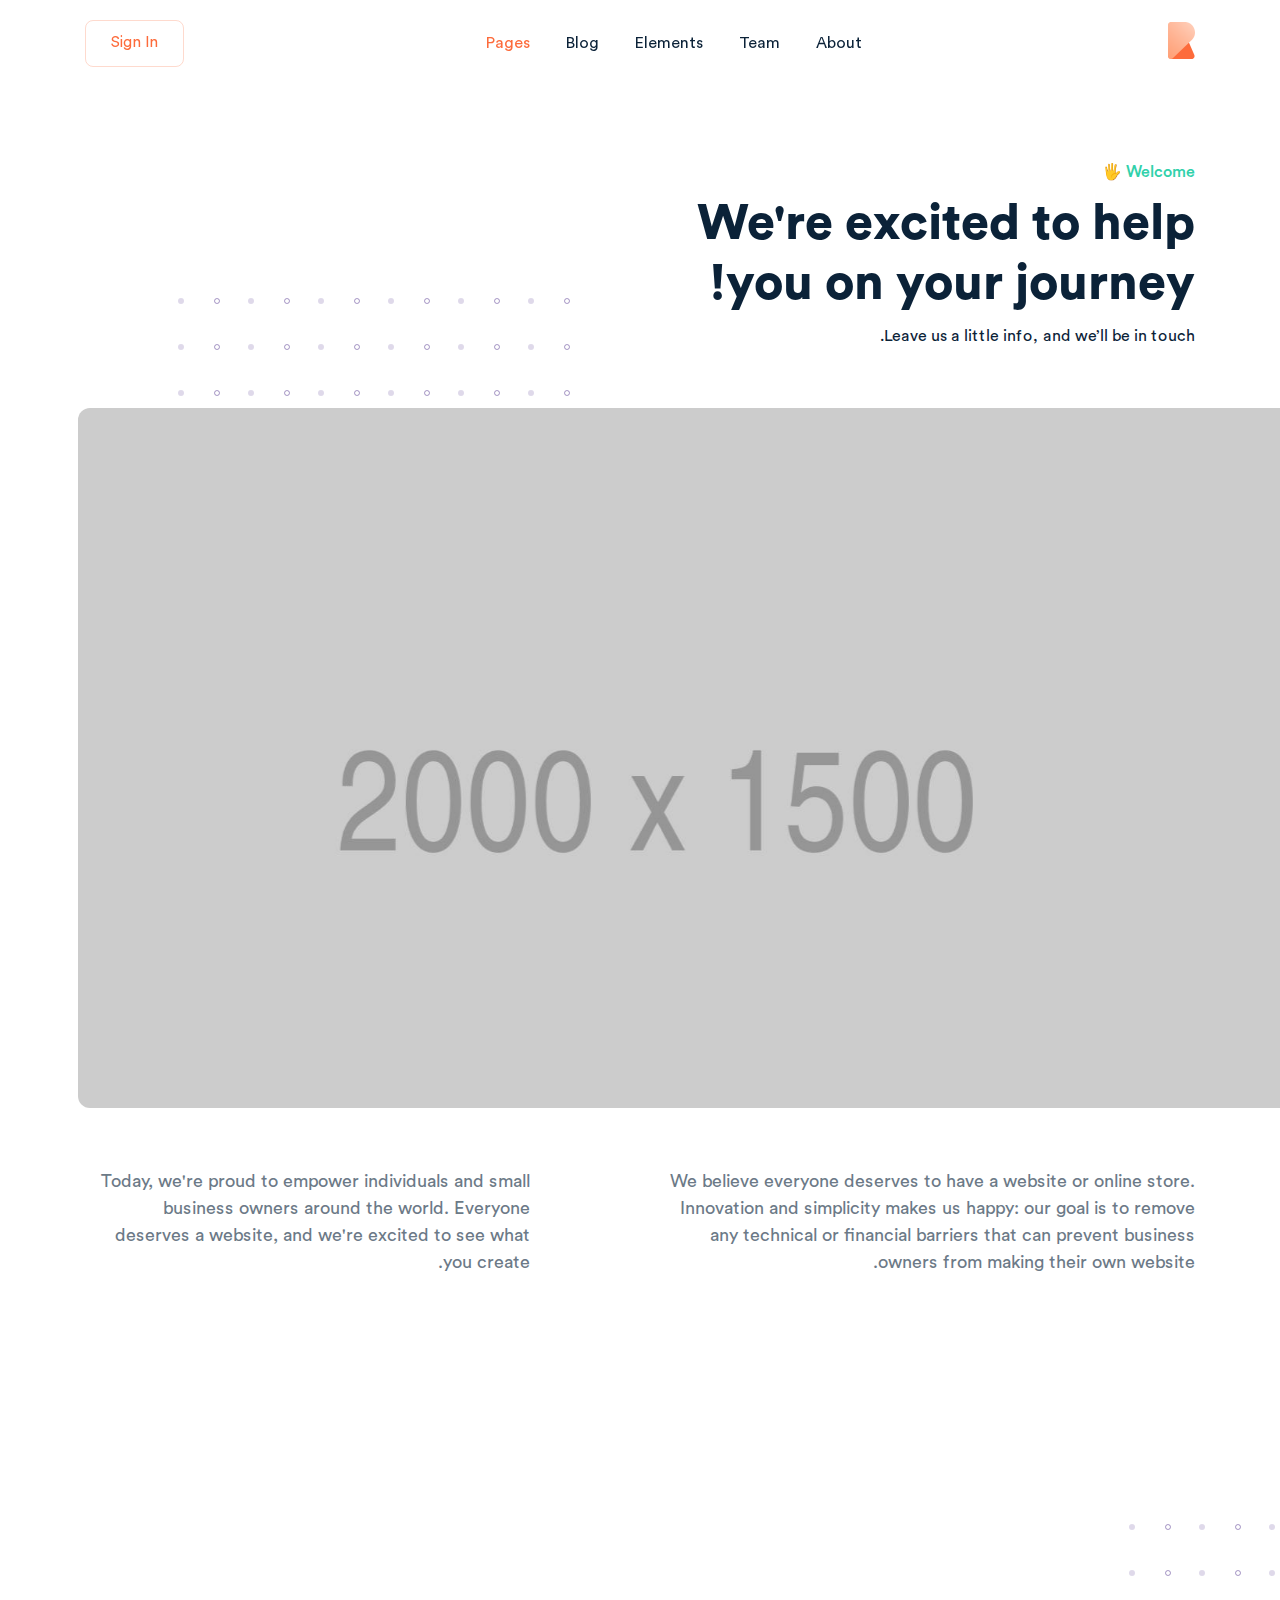
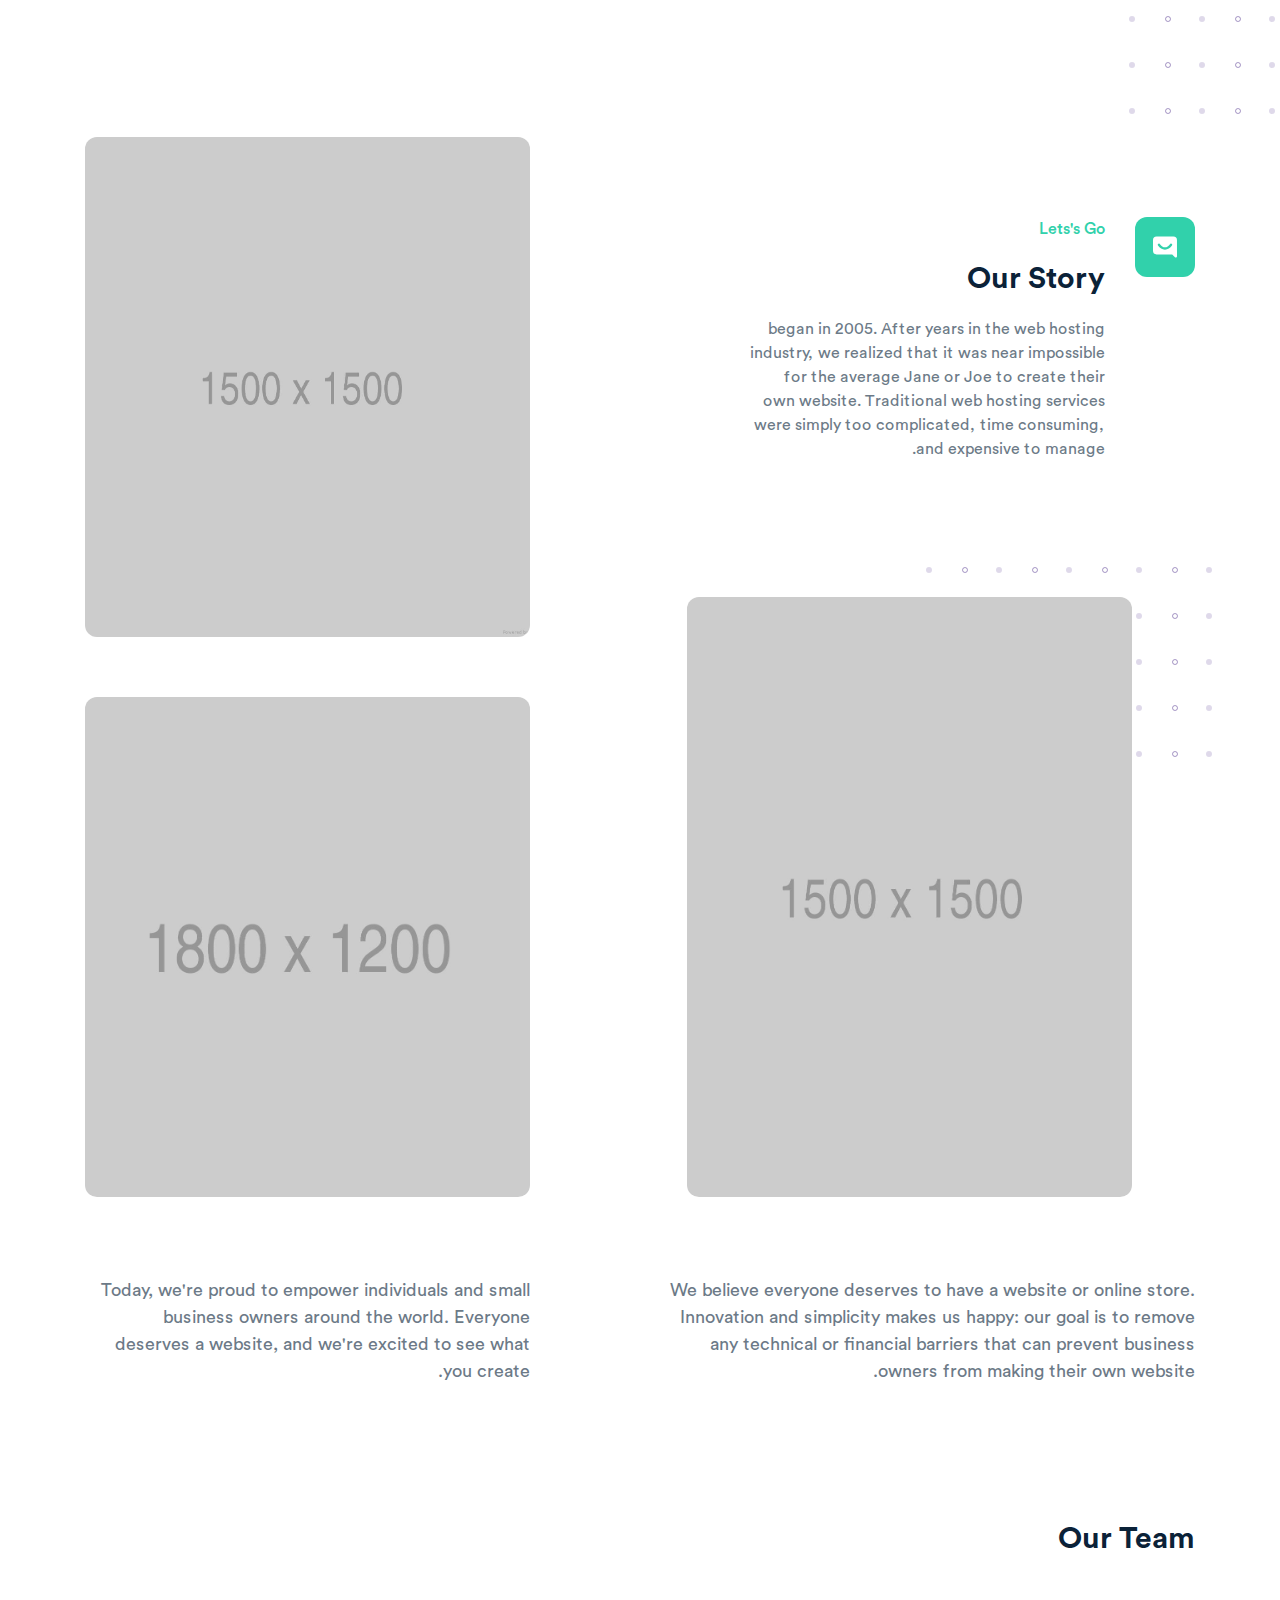
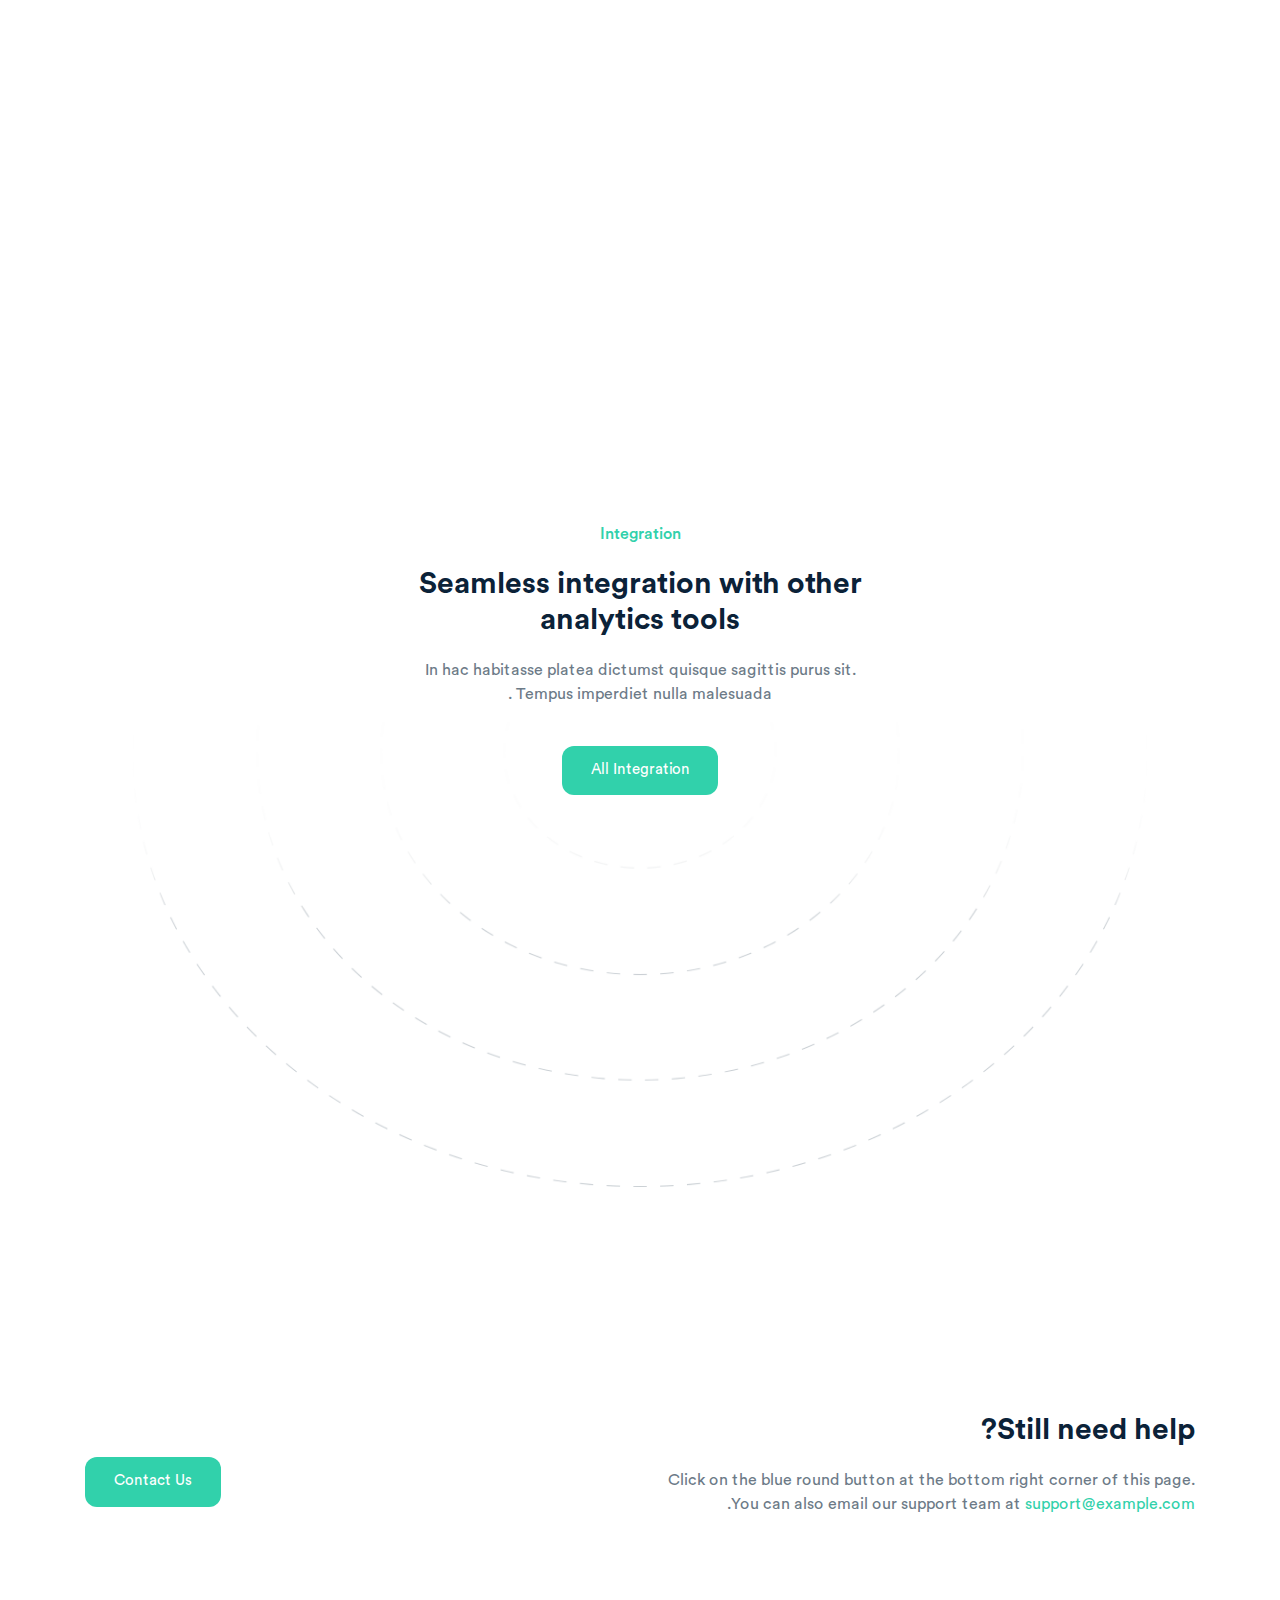
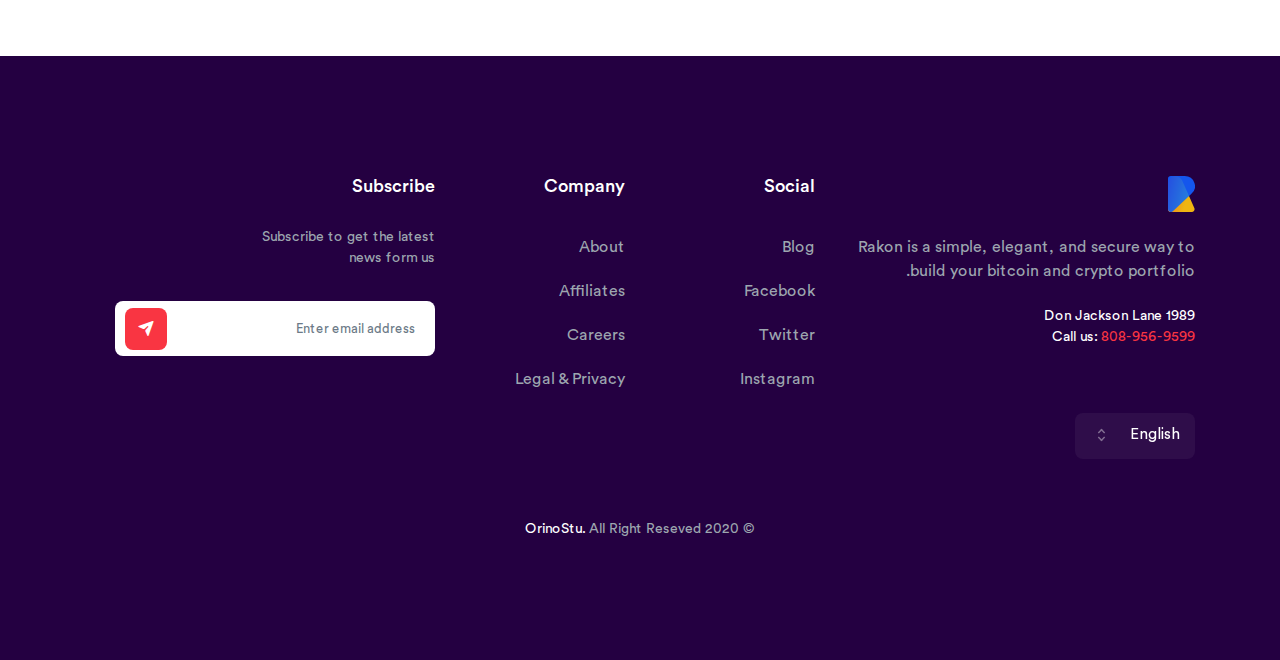
<file: rakon-template/html-rtl/about/about-2.html>
<!DOCTYPE html>
<html lang="en">

<head>
  <meta charset="UTF-8" />
  <meta http-equiv="Content-Type" content="text/html; charset=UTF-8" />
  <meta http-equiv="X-UA-Compatible" content="IE=edge" />
  <meta http-equiv="X-UA-Compatible" content="ie=edge" />
  <meta name="viewport" content="width=device-width, initial-scale=1.0" />
  <meta name="viewport" content="width=device-width, initial-scale=1.0" />
  <meta name="description"
    content="Welcome to Rakon Multi-Purpose HTML5 Templates RTL Supported, built with HTML, JS, SASS, CSS3 and jQuery, RTL Supported, Easy User Experience and Responsive to all devices" />
  <meta name="keywords"
    content="HTML, CSS, JavaScript, Bootstrap, jQuery, Rakon, Themeforest, Template, envato, SASS, SCSS, HTML5, landing page, SaaS Product, SaaS Modern,  MultiPurpose, Crypto, Currency, ICO, Hosting, Agency, Mobile, App, Interior, Charity" />
  <meta name="author" content="Rakon - Creative Multi-Purpose HTML5 Templates" />

  <title>About - Creative Multi-Purpose HTML5 Templates</title>
  <!-- favicon -->
  <link rel="shortcut icon" href="../../assets/img/favicon.ico" type="image/x-icon" />
  <!-- Bootstrap 4.5 -->
  <link rel="stylesheet" href="../../assets/css/bootstrap-rtl.min.css" type="text/css" />
  <!-- animate -->
  <link rel="stylesheet" href="../../assets/css/animate.css" type="text/css" />
  <!-- Swiper -->
  <link rel="stylesheet" href="../../assets/css/swiper.min.css" />
  <!-- aos -->
  <link rel="stylesheet" href="../../assets/css/aos.css" type="text/css" />
  <!-- icons -->
  <link rel="stylesheet" href="../../assets/css/icons.css" type="text/css" />
  <!-- main css -->
  <link rel="stylesheet" href="../../assets/css/main-rtl.css" type="text/css" />
  <!-- normalize -->
  <link rel="stylesheet" href="../../assets/css/normalize.css" type="text/css" />

  <!-- js for Brwoser -->
  <!--[if lt IE 9]>
      <script src="https://oss.maxcdn.com/html5shiv/3.7.2/html5shiv.min.js"></script>
      <script src="https://oss.maxcdn.com/respond/1.4.2/respond.min.js"></script>
    <![endif]-->

</head>

<body>
  <div id="wrapper">
    <div id="content">
      <!-- Start header -->
      <header class="header-nav-center no_blur header__workspace active-orange-red" id="myNavbar">
        <div class="container">
          <!-- navbar -->
          <nav class="navbar navbar-expand-lg navbar-light px-sm-0">
            <a class="navbar-brand" href="">
              <img class="logo" src="../../assets/img/logo-o.png" alt="logo" />
            </a>

            <button class="navbar-toggler menu ripplemenu" type="button" data-toggle="collapse"
              data-target="#navbarSupportedContent" aria-controls="navbarSupportedContent" aria-expanded="false"
              aria-label="Toggle navigation">
              <svg viewBox="0 0 64 48">
                <path d="M19,15 L45,15 C70,15 58,-2 49.0177126,7 L19,37"></path>
                <path d="M19,24 L45,24 C61.2371586,24 57,49 41,33 L32,24"></path>
                <path d="M45,33 L19,33 C-8,33 6,-2 22,14 L45,37"></path>
              </svg>
            </button>

            <div class="collapse navbar-collapse" id="navbarSupportedContent">
              <ul class="navbar-nav mx-auto nav-pills">
                <li class="nav-item">
                  <a class="nav-link" href="#About">About</a>
                </li>
                <li class="nav-item">
                  <a class="nav-link" href="#Team">Team</a>
                </li>

                <li class="nav-item dropdown dropdown-hover dropdown_full position-static">
                  <a class="nav-link dropdown-toggle dropdown_menu" href="#" id="navbarDropdown" role="button"
                    data-toggle="dropdown" aria-haspopup="true" aria-expanded="false">
                    elements

                    <div class="icon_arrow">
                      <i class="tio chevron_right"></i>
                    </div>

                  </a>
                  <div class="dropdown-menu w-100 single-drop" aria-labelledby="navbarDropdown">
                    <div class="dropdown_menu_nav">
                      <!-- menu #1 -->
                      <div class="item_colume">
                        <span class="sub_title">Content</span>
                        <div class="sub_nav_menu">
                          <ul class="nav_meun">
                            <li>
                              <a href="../elements/accordion.html" class="dropdown-item">Accordion</a>
                            </li>
                            <li>
                              <a href="../elements/carousel.html" class="dropdown-item">Carousel</a>
                            </li>
                            <li>
                              <a href="../pricing/pricing-list.html" class="dropdown-item">Pricing List</a>
                            </li>
                            <li>
                              <a href="../elements/pricing-table.html" class="dropdown-item">Pricing Table</a>
                            </li>
                            <li>
                              <a href="../elements/tabs.html" class="dropdown-item">Tabs</a>
                            </li>
                          </ul>
                        </div>
                      </div>

                      <!-- menu #2 -->
                      <div class="item_colume">
                        <span class="sub_title">Presentational</span>
                        <div class="sub_nav_menu">
                          <ul class="nav_meun">
                            <li>
                              <a href="../elements/blog-posts.html" class="dropdown-item">Blog Posts
                                <span class="item_new">New</span>
                              </a>
                            </li>
                            <li>
                              <a href="../elements/parallax.html" class="dropdown-item">Parallax</a>
                            </li>

                            <li>
                              <a href="../elements/team.html" class="dropdown-item">Team Member</a>
                            </li>
                            <li>
                              <a href="../elements/video.html" class="dropdown-item">Video</a>
                            </li>
                          </ul>
                        </div>
                      </div>

                      <!-- menu #3 -->
                      <div class="item_colume">
                        <span class="sub_title">Typography</span>
                        <div class="sub_nav_menu">
                          <ul class="nav_meun">
                            <li>
                              <a href="../elements/call-to-action.html" class="dropdown-item">Call to Action</a>
                            </li>
                            <li>
                              <a href="../elements/grid.html" class="dropdown-item">Grid</a>
                            </li>
                            <li>
                              <a href="../elements/heading.html" class="dropdown-item">Heading</a>
                            </li>
                            <li>
                              <a href="../elements/alert.html" class="dropdown-item">Alerts</a>
                            </li>
                            <li>
                              <a href="../elements/testimonial.html" class="dropdown-item">Testimonials</a>
                            </li>
                          </ul>
                        </div>
                      </div>

                      <!-- menu #4 -->
                      <div class="item_colume">
                        <span class="sub_title">Basic</span>
                        <div class="sub_nav_menu">
                          <ul class="nav_meun">
                            <li>
                              <a href="../elements/button.html" class="dropdown-item">Button</a>
                            </li>
                            <li>
                              <a href="../elements/contact-form.html" class="dropdown-item">Contact Form</a>
                            </li>
                            <li>
                              <a href="../elements/clients-logo.html" class="dropdown-item">Clients Logo</a>
                            </li>
                            <li>
                              <a href="../elements/social-networks.html" class="dropdown-item">Social
                                Networks</a>
                            </li>
                          </ul>
                        </div>
                      </div>

                      <!-- menu #5 -->
                      <div class="item_colume">
                        <span class="sub_title">Infographic</span>
                        <div class="sub_nav_menu">
                          <ul class="nav_meun">
                            <li>
                              <a href="../elements/countdown.html" class="dropdown-item">Countdown</a>
                            </li>
                            <li>
                              <a href="../elements/counter.html" class="dropdown-item">Counter</a>
                            </li>
                            <li>
                              <a href="../elements/iconbox.html" class="dropdown-item">Icon Box</a>
                            </li>
                            <li>
                              <a href="../elements/process.html" class="dropdown-item">Process</a>
                            </li>
                            <li>
                              <a href="../elements/services.html" class="dropdown-item">Service Box</a>
                            </li>
                          </ul>
                        </div>
                      </div>
                    </div>
                  </div>
                </li>

                <li class="nav-item dropdown dropdown-hover">
                  <a class="nav-link dropdown-toggle dropdown_menu" href="#" id="navbarDropdown" role="button"
                    data-toggle="dropdown" aria-haspopup="true" aria-expanded="false">
                    Blog

                    <div class="icon_arrow">
                      <i class="tio chevron_right"></i>
                    </div>

                  </a>
                  <div class="dropdown-menu single-drop sm_dropdown" aria-labelledby="navbarDropdown">
                    <ul class="dropdown_menu_nav">

                      <li class="dropdown-submenu dropdown-hover"><a
                          class="dropdown-item dropdown-toggle dropdown_menu d-flex justify-content-between" href="#">
                          Grid Layout
                          <div class="icon_arrow">
                            <i class="tio chevron_right"></i>
                          </div>
                        </a>
                        <ul class="dropdown-menu sec-drop">
                          <li><a class="dropdown-item" href="../blog/blog-classic.html">Blog: Classic</a></li>
                          <li><a class="dropdown-item" href="../blog/blog-classic-three-columen.html">
                              Blog: Classic 3 Column</a></li>
                          <li><a class="dropdown-item" href="../blog/blog-creative.html">Blog: Creative</a></li>
                          <li><a class="dropdown-item" href="../blog/blog-standard.html">Blog: Standard</a></li>
                        </ul>
                      </li>

                      <li class="dropdown-submenu dropdown-hover"><a
                          class="dropdown-item dropdown-toggle dropdown_menu d-flex justify-content-between" href="#">
                          Single Post
                          <div class="icon_arrow">
                            <i class="tio chevron_right"></i>
                          </div>
                        </a>
                        <ul class="dropdown-menu sec-drop">
                          <li><a class="dropdown-item" href="../blog/single-blog.html">Creative</a></li>
                          <li><a class="dropdown-item" href="../blog/single-featured-image.html">Featured Image</a></li>
                          <li><a class="dropdown-item" href="../blog/single-background-color.html">Background Color</a>
                          </li>
                        </ul>
                      </li>

                    </ul>

                  </div>
                </li>

                <li class="nav-item dropdown dropdown-hover">
                  <a class="nav-link dropdown-toggle dropdown_menu selected" href="#" id="navbarDropdown" role="button"
                    data-toggle="dropdown" aria-haspopup="true" aria-expanded="false">
                    Pages

                    <div class="icon_arrow">
                      <i class="tio chevron_right"></i>
                    </div>

                  </a>
                  <div class="dropdown-menu single-drop sm_dropdown" aria-labelledby="navbarDropdown">
                    <ul class="dropdown_menu_nav">

                      <li class="dropdown-submenu dropdown-hover"><a
                          class="dropdown-item dropdown-toggle dropdown_menu d-flex justify-content-between" href="#">
                          About
                          <div class="icon_arrow">
                            <i class="tio chevron_right"></i>
                          </div>
                        </a>
                        <ul class="dropdown-menu sec-drop">
                          <li><a class="dropdown-item" href="about.html">About Us</a></li>
                          <li><a class="dropdown-item active" href="about-2.html">Our Studio</a></li>
                          <li><a class="dropdown-item" href="about-3.html">Our Creative</a></li>
                        </ul>
                      </li>

                      <li class="dropdown-submenu dropdown-hover"><a
                          class="dropdown-item dropdown-toggle dropdown_menu d-flex justify-content-between" href="#">
                          Contact
                          <div class="icon_arrow">
                            <i class="tio chevron_right"></i>
                          </div>
                        </a>
                        <ul class="dropdown-menu sec-drop">
                          <li><a class="dropdown-item" href="../contact/contact-agency.html">Contact: Agency</a></li>
                          <li><a class="dropdown-item" href="../contact/contact-blocks.html">Contact: Blocks</a></li>
                          <li><a class="dropdown-item" href="../contact/contact-classic.html">Contact: Classic</a></li>
                          <li><a class="dropdown-item" href="../contact/contact-corporate.html">Contact: Corporate</a>
                          </li>
                          <li><a class="dropdown-item" href="../contact/contact-simple.html">Contact: Simple</a></li>
                          <li><a class="dropdown-item" href="../contact/contact-creative.html">Contact: Creative</a>
                          </li>
                        </ul>
                      </li>

                      <li class="dropdown-submenu dropdown-hover"><a
                          class="dropdown-item dropdown-toggle dropdown_menu d-flex justify-content-between" href="#">
                          Account
                          <div class="icon_arrow">
                            <i class="tio chevron_right"></i>
                          </div>
                        </a>
                        <ul class="dropdown-menu sec-drop">
                          <li><a class="dropdown-item" href="../account/signin-2.html">Sign in 1</a></li>
                          <li><a class="dropdown-item" href="../account/signin-3.html">Sign in 2</a></li>
                          <li><a class="dropdown-item" href="../account/signup.html">Sign up 1</a></li>
                          <li><a class="dropdown-item" href="../account/signup-2.html">Sign up 2</a></li>
                          <li><a class="dropdown-item" href="../account/signup-3.html">Sign up 3</a></li>
                          <li><a class="dropdown-item" href="../account/forgot-2.html">forgot 1</a></li>
                          <li><a class="dropdown-item" href="../account/forgot-3.html">forgot 2</a></li>
                        </ul>
                      </li>

                    </ul>

                  </div>
                </li>

              </ul>
              <div class="nav_account btn_demo3">
                <button type="button" data-toggle="modal" data-target="#mdllLogin"
                  class="btn btn_sm_primary opacity-1 sweep_letter scale sweep_top rounded-8">
                  <div class="inside_item">
                    <span data-hover="Hello !">Sign In</span>
                  </div>
                </button>
              </div>
            </div>
          </nav>
          <!-- End Navbar -->
        </div>
        <!-- end container -->
      </header>
      <!-- End header -->

      <!-- Stat main -->
      <main data-spy="scroll" data-target="#navbar-example2" data-offset="0">
        <!-- Start banner_about -->
        <section class="pt_banner_inner banner_about_two">
          <div class="container">
            <div class="row">
              <div class="col-md-8 col-lg-6">
                <div class="banner_title_inner">
                  <div class="before_title" data-aos="fade-up" data-aos-delay="0">
                    <span class="c-green2 font-w-500">Welcome 🖐</span>
                  </div>
                  <h1 data-aos="fade-up" data-aos-delay="100">
                    We're excited to help you on your journey!
                  </h1>
                  <p data-aos="fade-up" data-aos-delay="200">
                    Leave us a little info, and we’ll be in touch.
                  </p>
                </div>
              </div>

            </div>
          </div>
          <div class="container-fluid pl-0">

            <div class="row">
              <div class="col-lg-12">
                <div class="parallax_cover">
                  <img class="cover-parallax" src="../../assets/img/inner/12.jpg" alt="image">
                </div>
              </div>
            </div>

          </div>

          <div class="container padding-t-6">
            <div class="row">
              <div class="col-lg-6">
                <p class="font-s-18 c-gray">
                  We believe everyone deserves to have a website or online store. Innovation and simplicity makes us
                  happy: our goal is to remove any technical or financial barriers that can prevent business owners from
                  making their own website.
                </p>
              </div>
              <div class="col-lg-5 ml-auto">
                <p class="font-s-18 c-gray">
                  Today, we're proud to empower individuals and small business owners around the world. Everyone
                  deserves a website, and we're excited to see what you create.
                </p>
              </div>
            </div>
          </div>
        </section>
        <!-- End banner_about -->

        <!-- Start counter_about -->
        <section class="section__counter counter_about padding-t-12">
          <div class="container">
            <div class="row">
              <div class="col-md-6 col-lg-3">
                <div class="item__number mb-4 mb-lg-0" data-aos="fade-up" data-aos-delay="0">
                  <div class="icon">
                    <svg xmlns="http://www.w3.org/2000/svg" width="22" height="13" viewBox="0 0 22 13">
                      <g id="Group_6702" data-name="Group 6702" transform="translate(-1 -6)">
                        <path id="Combined-Shape" d="M5,6H19a1,1,0,0,1,1,1V17H4V7A1,1,0,0,1,5,6Z" fill="#0b2238"
                          fill-rule="evenodd" />
                        <rect id="Rectangle" width="22" height="1" rx="0.5" transform="translate(1 18)" fill="#0b2238"
                          opacity="0.3" />
                      </g>
                    </svg>
                  </div>

                  <div class="body__content">
                    <h2><span class="counter">750</span>K</h2>
                    <h3>Web pages created <br>by users</h3>
                  </div>
                </div>
              </div>
              <div class="col-md-6 col-lg-3">
                <div class="item__number mb-4 mb-lg-0" data-aos="fade-up" data-aos-delay="100">
                  <div class="icon">
                    <svg xmlns="http://www.w3.org/2000/svg" width="18" height="17.328" viewBox="0 0 18 17.328">
                      <path id="Combined-Shape"
                        d="M3.957,8.415l7.521-4.6a1,1,0,0,1,1.043,0l7.521,4.6A2,2,0,0,1,21,10.122V19a2,2,0,0,1-2,2H5a2,2,0,0,1-2-2V10.122A2,2,0,0,1,3.957,8.415ZM10,13a1,1,0,0,0-1,1v3a1,1,0,0,0,1,1h4a1,1,0,0,0,1-1V14a1,1,0,0,0-1-1Z"
                        transform="translate(-3 -3.672)" fill="#0b2238" fill-rule="evenodd" />
                    </svg>
                  </div>
                  <div class="body__content">
                    <h2><span class="counter">12.5</span>M</h2>
                    <h3>In-house designed <br>templates</h3>
                  </div>
                </div>
              </div>
              <div class="col-md-6 col-lg-3">
                <div class="item__number mb-4 mb-lg-0" data-aos="fade-up" data-aos-delay="200">
                  <div class="icon">
                    <svg xmlns="http://www.w3.org/2000/svg" width="18" height="18" viewBox="0 0 18 18">
                      <g id="Group_6703" data-name="Group 6703" transform="translate(-3 -3)">
                        <path id="Mask" d="M12,11a4,4,0,1,1,4-4A4,4,0,0,1,12,11Z" fill="#0b2238" opacity="0.3" />
                        <path id="Mask-Copy"
                          d="M3,20.2c.388-4.773,4.261-7.2,8.983-7.2C16.771,13,20.7,15.293,21,20.2a.687.687,0,0,1-.751.8H3.728A1.107,1.107,0,0,1,3,20.2Z"
                          fill="#0b2238" />
                      </g>
                    </svg>

                  </div>
                  <div class="body__content">
                    <h2>+ <span class="counter">900</span>K</h2>
                    <h3>Customers served <br>around the world</h3>
                  </div>
                </div>
              </div>
              <div class="col-md-6 col-lg-3">
                <div class="item__number mb-4 mb-lg-0" data-aos="fade-up" data-aos-delay="300">
                  <div class="icon">
                    <svg xmlns="http://www.w3.org/2000/svg" width="16.723" height="16.003" viewBox="0 0 16.723 16.003">
                      <g id="Group_6704" data-name="Group 6704" transform="translate(-3.638 -4.259)">
                        <path id="Combined-Shape"
                          d="M12,4.259a1,1,0,0,1,.9.558l2.042,4.138,4.566.664a1,1,0,0,1,.554,1.706l-3.3,3.221.78,4.548a1,1,0,0,1-1.451,1.054L12,18Z"
                          fill="#ffce53" fill-rule="evenodd" opacity="0.3" />
                        <path id="Combined-Shape-2" data-name="Combined-Shape"
                          d="M12,4.259V18L7.916,20.147a1,1,0,0,1-1.451-1.054l.78-4.548-3.3-3.221a1,1,0,0,1,.554-1.706l4.566-.664L11.1,4.817A1,1,0,0,1,12,4.259Z"
                          fill="#ffce53" fill-rule="evenodd" />
                      </g>
                    </svg>

                  </div>
                  <div class="body__content">
                    <h2>4.7 <span class="font-s-30">/ 5</span></h2>
                    <h3>Star rating by <br>our users</h3>
                  </div>
                </div>
              </div>
            </div>
          </div>
        </section>
        <!-- End. counter_about -->

        <!-- Start our_story -->
        <section class="software_web our_story margin-t-12" id="About">
          <div class="container">
            <div class="row">
              <div class="col-lg-5 margin-t-8">
                <div class="item__section mb-4 mb-lg-0">
                  <div class="media">
                    <div class="icon_sec">
                      <svg xmlns="http://www.w3.org/2000/svg" width="23.589" height="20.716"
                        viewBox="0 0 23.589 20.716">
                        <path id="Combined-Shape"
                          d="M25.56,17.147l.029-.012v5.4a1.178,1.178,0,0,1-2.011.833l-2.7-2.7H5.534A3.534,3.534,0,0,1,2,17.136V6.534A3.534,3.534,0,0,1,5.534,3H22.026A3.534,3.534,0,0,1,25.56,6.534v10.6S25.56,17.143,25.56,17.147ZM6.91,11.9c1.778,2.667,4.1,4.058,6.87,4.058s5.092-1.391,6.87-4.058a1.178,1.178,0,1,0-1.96-1.307c-1.363,2.044-2.971,3.009-4.91,3.009s-3.547-.965-4.91-3.009A1.178,1.178,0,1,0,6.91,11.9Z"
                          transform="translate(-2 -3)" fill="#fff" fill-rule="evenodd" />
                      </svg>
                    </div>
                    <div class="media-body">
                      <div class="title_sections mb-0">
                        <div class="before_title">
                          <span class="c-green2">Lets's Go</span>
                        </div>
                        <h2>Our Story</h2>
                        <p>
                          began in 2005. After years in the web hosting industry, we realized that it was near
                          impossible for the average Jane or Joe to create their own website. Traditional web hosting
                          services were simply too complicated, time consuming, and expensive to manage.
                        </p>

                      </div>
                    </div>
                  </div>
                </div>
              </div>
              <div class="col-lg-5 mt-4 mt-lg-0 ml-auto">
                <div class="image_grid">
                  <img class="img-fluid img_one" src="../../assets/img/inner/123.jpg" alt="">
                </div>
              </div>
              <div class="w-100"></div>
              <div class="col-lg-5 mt-4 mt-lg-0 mx-auto">
                <div class="image_grid">
                  <div class="before_line">
                    <img class="img-fluid img_two" src="../../assets/img/inner/231.jpg" alt="">
                  </div>
                </div>
              </div>
              <div class="col-lg-5 mt-4 mt-lg-0 ml-auto">
                <div class="image_grid">
                  <img class="img-fluid img_three" src="../../assets/img/inner/00.jpg" alt="">
                </div>
              </div>
            </div>

            <div class="row margin-t-8">
              <div class="col-lg-6">
                <p class="font-s-18 c-gray">
                  We believe everyone deserves to have a website or online store. Innovation and simplicity makes us
                  happy: our goal is to remove any technical or financial barriers that can prevent business owners from
                  making their own website.
                </p>
              </div>
              <div class="col-lg-5 ml-auto">
                <p class="font-s-18 c-gray">
                  Today, we're proud to empower individuals and small business owners around the world. Everyone
                  deserves a website, and we're excited to see what you create.
                </p>
              </div>
            </div>

          </div>
        </section>
        <!-- End.our_story -->

        <!-- Start team_overlay_style -->
        <section class="team_overlay_style team_default_style margin-b-7 padding-t-12" id="Team">
          <div class="container">
            <div class="row">
              <div class="col-lg-6">
                <div class="title_sections_inner margin-b-5">
                  <h2>Our Team</h2>
                </div>
              </div>
            </div>
            <div class="row">
              <div class="col-md-6 col-lg-3">
                <div class="item_group" data-aos="fade-up" data-aos-delay="0">
                  <div class="image_ps">
                    <img src="../../assets/img/persons/17.jpg" alt="">

                    <div class="content_txt left-side">
                      <h3>Christopher L. Belle</h3>
                      <p>Co-Founder & CEO</p>
                    </div>
                  </div>
                  <div class="social_text">
                    <a href="">
                      Linkedin
                    </a>
                    <a href="">
                      Twitter
                    </a>
                    <a href="">
                      Github
                    </a>
                  </div>

                </div>
              </div>

              <div class="col-md-6 col-lg-3">
                <div class="item_group" data-aos="fade-up" data-aos-delay="100">
                  <div class="image_ps">
                    <img src="../../assets/img/persons/20.jpg" alt="">
                    <div class="content_txt right-side">
                      <h3>CLee Carter</h3>
                      <p>Managing Partner </p>
                    </div>
                  </div>
                  <div class="social_text">
                    <a href="">
                      Twitter
                    </a>
                    <a href="">
                      Linkedin
                    </a>
                  </div>

                </div>
              </div>

              <div class="col-md-6 col-lg-3">
                <div class="item_group" data-aos="fade-up" data-aos-delay="200">
                  <div class="image_ps">
                    <img src="../../assets/img/persons/19.jpg" alt="">
                    <div class="content_txt left-side">
                      <h3>Mary Merrill</h3>
                      <p>Operations Director</p>
                    </div>
                  </div>
                  <div class="social_text">

                    <a href="">
                      Facebook
                    </a>
                    <a href="">
                      Twitter
                    </a>
                  </div>

                </div>
              </div>

              <div class="col-md-6 col-lg-3">
                <div class="item_group" data-aos="fade-up" data-aos-delay="300">
                  <div class="image_ps">
                    <img src="../../assets/img/persons/22.jpg" alt="">
                    <div class="content_txt right-side">
                      <h3>John Myers</h3>
                      <p>Chief Technology Officer</p>
                    </div>
                  </div>
                  <div class="social_text">
                    <a href="">
                      Github
                    </a>
                    <a href="">
                      Twitter
                    </a>
                    <a href="">
                      Dribbble
                    </a>
                  </div>

                </div>
              </div>

            </div>
          </div>
        </section>
        <!-- End. team_overlay_style -->

        <!-- Start integration__logo -->
        <section class="integration__logo">
          <div class="container">
            <div class="row justify-content-center text-center">
              <div class="col-md-8 col-lg-5">
                <div class="title_sections">
                  <div class="before_title">
                    <span class="c-green2">Integration</span>
                  </div>
                  <h2>Seamless integration with other analytics tools</h2>
                  <p>In hac habitasse platea dictumst quisque sagittis purus sit. Tempus imperdiet nulla malesuada .</p>
                  <a href="#" class="btn btn_md_primary margin-t-2 bg-green2 c-white sweep_top sweep_letter rounded-12">
                    <div class="inside_item">
                      <span data-hover="All Integration">All Integration</span>
                    </div>
                  </a>
                </div>
              </div>
            </div>
            <div class="block__circle">
              <div class="item_logo" data-aos="fade-up" data-aos-delay="0">
                <img src="../../assets/img/software/logo/01.svg" alt="">
              </div>
              <div class="item_logo" data-aos="fade-up" data-aos-delay="100">
                <img src="../../assets/img/software/logo/kyan.svg" alt="">
              </div>
              <div class="item_logo" data-aos="fade-up" data-aos-delay="200">
                <img src="../../assets/img/software/logo/u-mark.svg" alt="">
              </div>
              <div class="item_logo" data-aos="fade-up" data-aos-delay="300">
                <img src="../../assets/img/software/logo/earth.svg" alt="">
              </div>
              <div class="item_logo" data-aos="fade-up" data-aos-delay="400">
                <img src="../../assets/img/software/logo/02.svg" alt="">
              </div>
              <div class="item_logo" data-aos="fade-up" data-aos-delay="500">
                <img src="../../assets/img/software/logo/03.svg" alt="">
              </div>
              <div class="item_logo" data-aos="fade-up" data-aos-delay="600">
                <img src="../../assets/img/software/logo/04.svg" alt="">
              </div>
            </div>
          </div>
        </section>
        <!-- End. integration__logo -->

        <!-- Start Simple Contact -->
        <section class="simplecontact_section bg-white padding-py-12 z-index-3">
          <div class="container">
            <div class="row">
              <div class="col-md-6">
                <div class="title_sections mb-1 mb-sm-auto">
                  <h2>Still need help?</h2>
                  <p>
                    Click on the blue round button at the bottom right corner
                    of this page. You can also email our support team at
                    <a class="c-green2" href="mailto:support@example.com">support@example.com</a>.
                  </p>
                </div>
              </div>
              <div class="col-md-6 my-auto ml-auto text-sm-right">
                <button type="button"
                  class="btn mt-3 rounded-12 sweep_top sweep_letter btn_md_primary c-white scale bg-green2">
                  <div class="inside_item">
                    <span data-hover="Contact Us">Contact Us</span>
                  </div>
                </button>
              </div>
            </div>

          </div>
        </section>
        <!-- End Simple Contact -->

      </main>
    </div>
    <!-- [id] content -->

    <!-- Start footer -->
    <footer class="foot_demo2 padding-py-12 footer_inner_one bg-dark">
      <div class="container">
        <!-- Start footer -->
        <div class="defalut-footer">
          <div class="row">
            <div class="col-md-6 col-lg-4 mb-4 mb-sm-0">
              <div class="item_about">
                <a class="logo" href="hosting.html">
                  <img src="../../assets/img/logo.svg" alt="" />
                </a>
                <p>
                  Rakon is a simple, elegant, and secure way to build your
                  bitcoin and crypto portfolio.
                </p>
                <div class="address">
                  <span>1989 Don Jackson Lane</span>
                  <span>Call us:
                    <a class="c-red" href="tel:8089569599">808-956-9599</a></span>
                </div>
              </div>
            </div>
            <div class="col-6 col-md-2">
              <div class="item_links">
                <h4>Social</h4>
                <a class="nav-link" href="">Blog</a>
                <a class="nav-link" href="">Facebook</a>
                <a class="nav-link" href="">Twitter</a>
                <a class="nav-link" href="">Instagram</a>
              </div>
            </div>
            <div class="col-6 col-md-2">
              <div class="item_links">
                <h4>Company</h4>
                <a class="nav-link" href="">About</a>
                <a class="nav-link" href="">Affiliates</a>
                <a class="nav-link" href="">Careers</a>
                <a class="nav-link" href="">Legal & Privacy</a>
              </div>
            </div>
            <div class="col-md-4 mt-4 mt-sm-0">
              <div class="item_subscribe">
                <h4>Subscribe</h4>
                <p>
                  Subscribe to get the latest<br />
                  news form us
                </p>
                <form class="form-row">
                  <div class="col-md-11 form-group subscribebtn">
                    <div class="item_input">
                      <input type="email" class="form-control rounded-pill" id="exampleInputEmail1"
                        placeholder="Enter email address" aria-describedby="emailHelp" />
                      <button type="button" class="btn ripple_circle scale rounded-circle btn_subscribe">
                        <i class="tio send"></i>
                      </button>
                    </div>
                  </div>
                </form>
              </div>
            </div>
          </div>
          <div class="row">
            <div class="col-md-6 margin-t-1">
              <select data-menu>
                <option selected>English</option>
                <option>Arabic</option>
                <option>Russian</option>
              </select>
            </div>
          </div>
          <div class="col-12 text-center padding-t-6">
            <div class="copyright">
              <span>© 2020
                <a href="https://themeforest.net/user/orinostu" target="_blank">OrinoStu.</a>
                All Right Reseved</span>
            </div>
          </div>
        </div>
        <!-- End Footer -->
      </div>
    </footer>
    <!-- End Footer -->

    <!-- Video Modal -->
    <div class="modal mdll_video fade" id="mdllVideo" tabindex="-1" role="dialog" aria-labelledby="exampleModalLabel"
      aria-hidden="true">
      <!-- Close -->
      <button type="button" class="close bbt_close ripple_circle" data-dismiss="modal" aria-label="Close">
        <i class="tio clear"></i>
      </button>
      <div class="modal-dialog modal-dialog-centered modal-lg">
        <div class="modal-content">
          <div class="modal-body">
            <div class="embed-responsive embed-responsive-16by9">
              <iframe class="embed-responsive-item" src="" id="video" allowscriptaccess="always"
                allow="autoplay"></iframe>
            </div>
          </div>
        </div>
      </div>
    </div>

    <!-- Back to top with progress indicator-->
    <div class="prgoress_indicator">
      <svg class="progress-circle svg-content" width="100%" height="100%" viewBox="-1 -1 102 102">
        <path d="M50,1 a49,49 0 0,1 0,98 a49,49 0 0,1 0,-98" />
      </svg>
    </div>


  </div>
  <!-- End. wrapper -->

  <!-- jquery -->
  <script src="../../assets/js/jquery-3.5.0.js" type="text/javascript"></script>
  <!-- jquery-migrate -->
  <script src="../../assets/js/jquery-migrate.min.js" type="text/javascript"></script>
  <!-- popper -->
  <script src="../../assets/js/popper.min.js" type="text/javascript"></script>
  <!-- bootstrap -->
  <script src="../../assets/js/bootstrap.min.js" type="text/javascript"></script>
  <!--
  ============
  vendor file
  ============
   -->
  <!-- particles -->
  <script src="../../assets/js/vendor/particles.min.js" type="text/javascript"></script>
  <!-- TweenMax -->
  <script src="../../assets/js/vendor/TweenMax.min.js" type="text/javascript"></script>
  <!-- ScrollMagic -->
  <script src="../../assets/js/vendor/ScrollMagic.js" type="text/javascript"></script>
  <!-- animation.gsap -->
  <script src="../../assets/js/vendor/animation.gsap.js" type="text/javascript"></script>
  <!-- addIndicators -->
  <script src="../../assets/js/vendor/debug.addIndicators.min.js" type="text/javascript"></script>
  <!-- Swiper js -->
  <script src="../../assets/js/vendor/swiper.min.js" type="text/javascript"></script>
  <!-- countdown -->
  <script src="../../assets/js/vendor/countdown.js" type="text/javascript"></script>
  <!-- simpleParallax -->
  <script src="../../assets/js/vendor/simpleParallax.min.js" type="text/javascript"></script>
  <!-- waypoints -->
  <script src="../../assets/js/vendor/waypoints.min.js" type="text/javascript"></script>
  <!-- counterup -->
  <script src="../../assets/js/vendor/jquery.counterup.min.js" type="text/javascript"></script>
  <!-- charming -->
  <script src="../../assets/js/vendor/charming.min.js" type="text/javascript"></script>
  <!-- imagesloaded -->
  <script src="../../assets/js/vendor/imagesloaded.pkgd.min.js" type="text/javascript"></script>
  <!-- BX-Slider -->
  <script src="../../assets/js/vendor/jquery.bxslider.min.js" type="text/javascript"></script>
  <!-- Sharer -->
  <script src="../../assets/js/vendor/sharer.js" type="text/javascript"></script>
  <!-- sticky -->
  <script src="../../assets/js/vendor/sticky.min.js" type="text/javascript"></script>
  <!-- Aos -->
  <script src="../../assets/js/vendor/aos.js" type="text/javascript"></script>
  <!-- main file -->
  <script src="../../assets/js/main.js" type="text/javascript"></script>

</body>

</html>
</file>
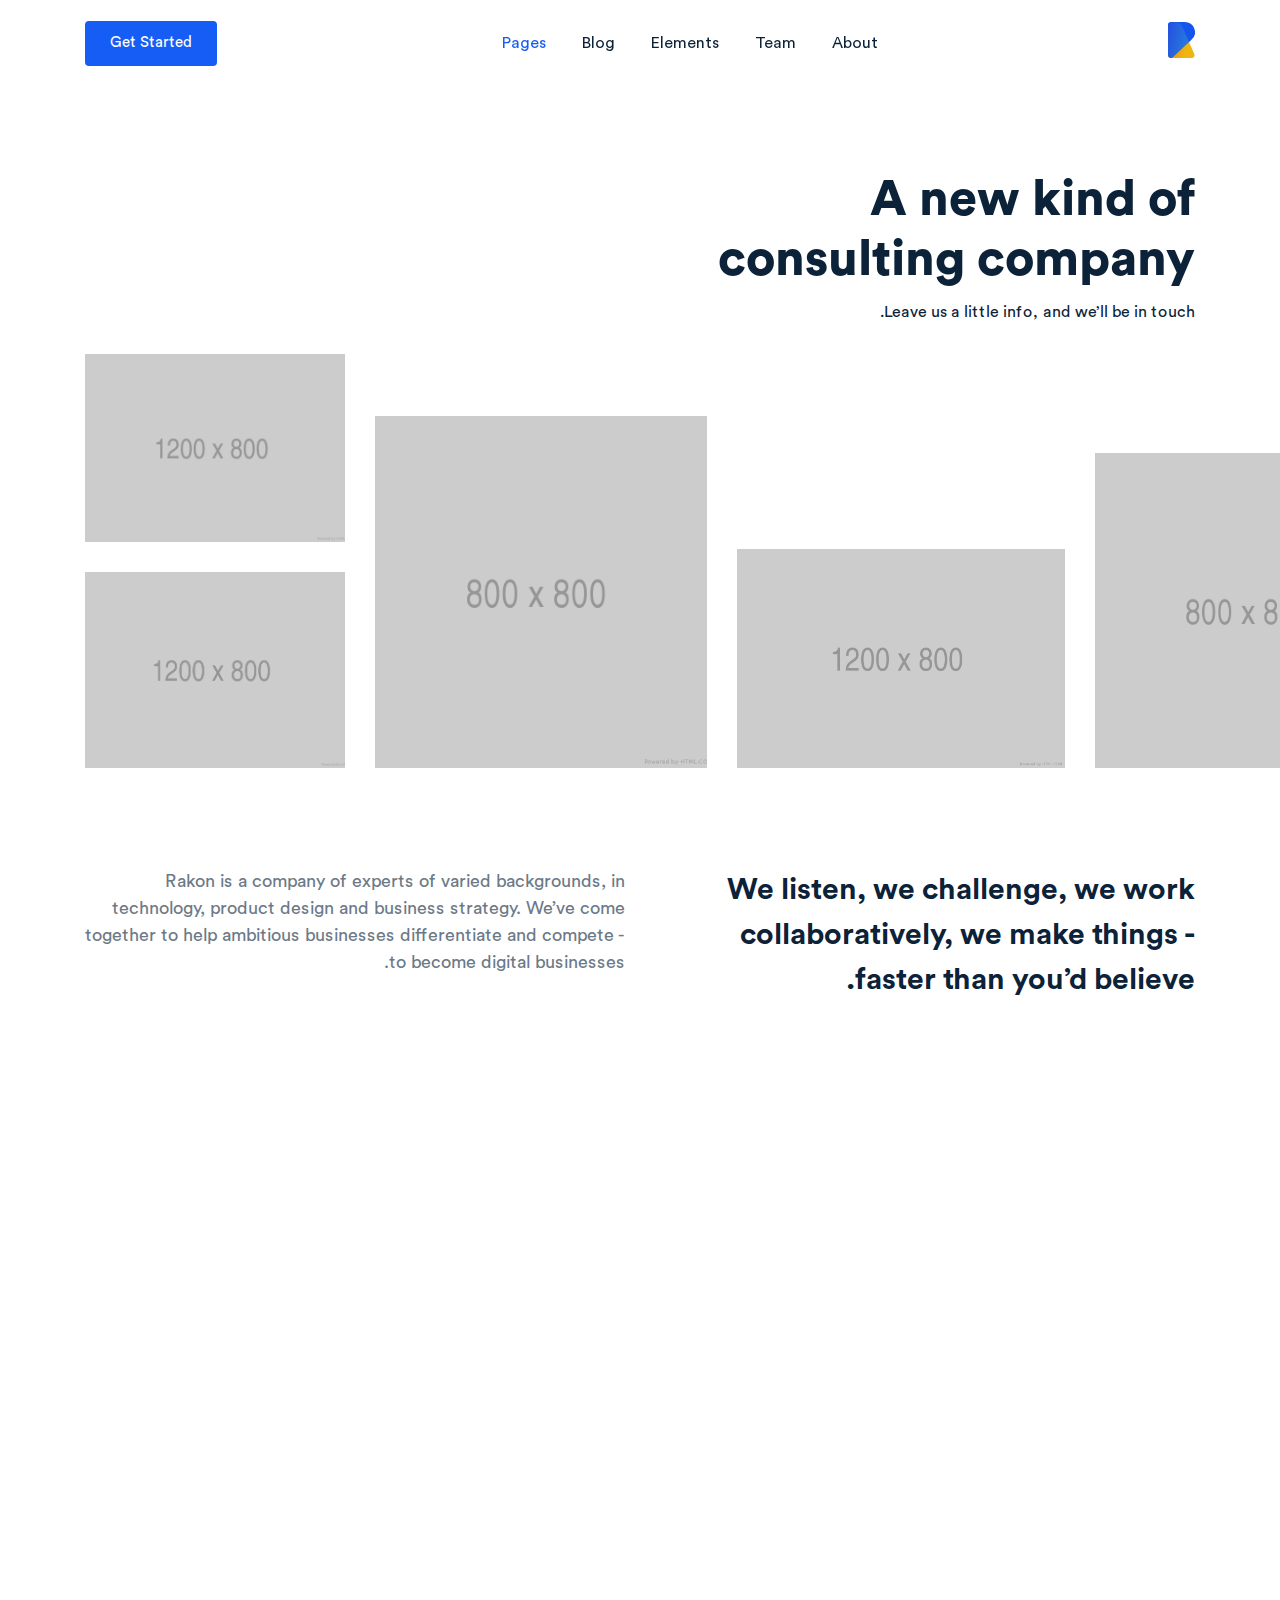
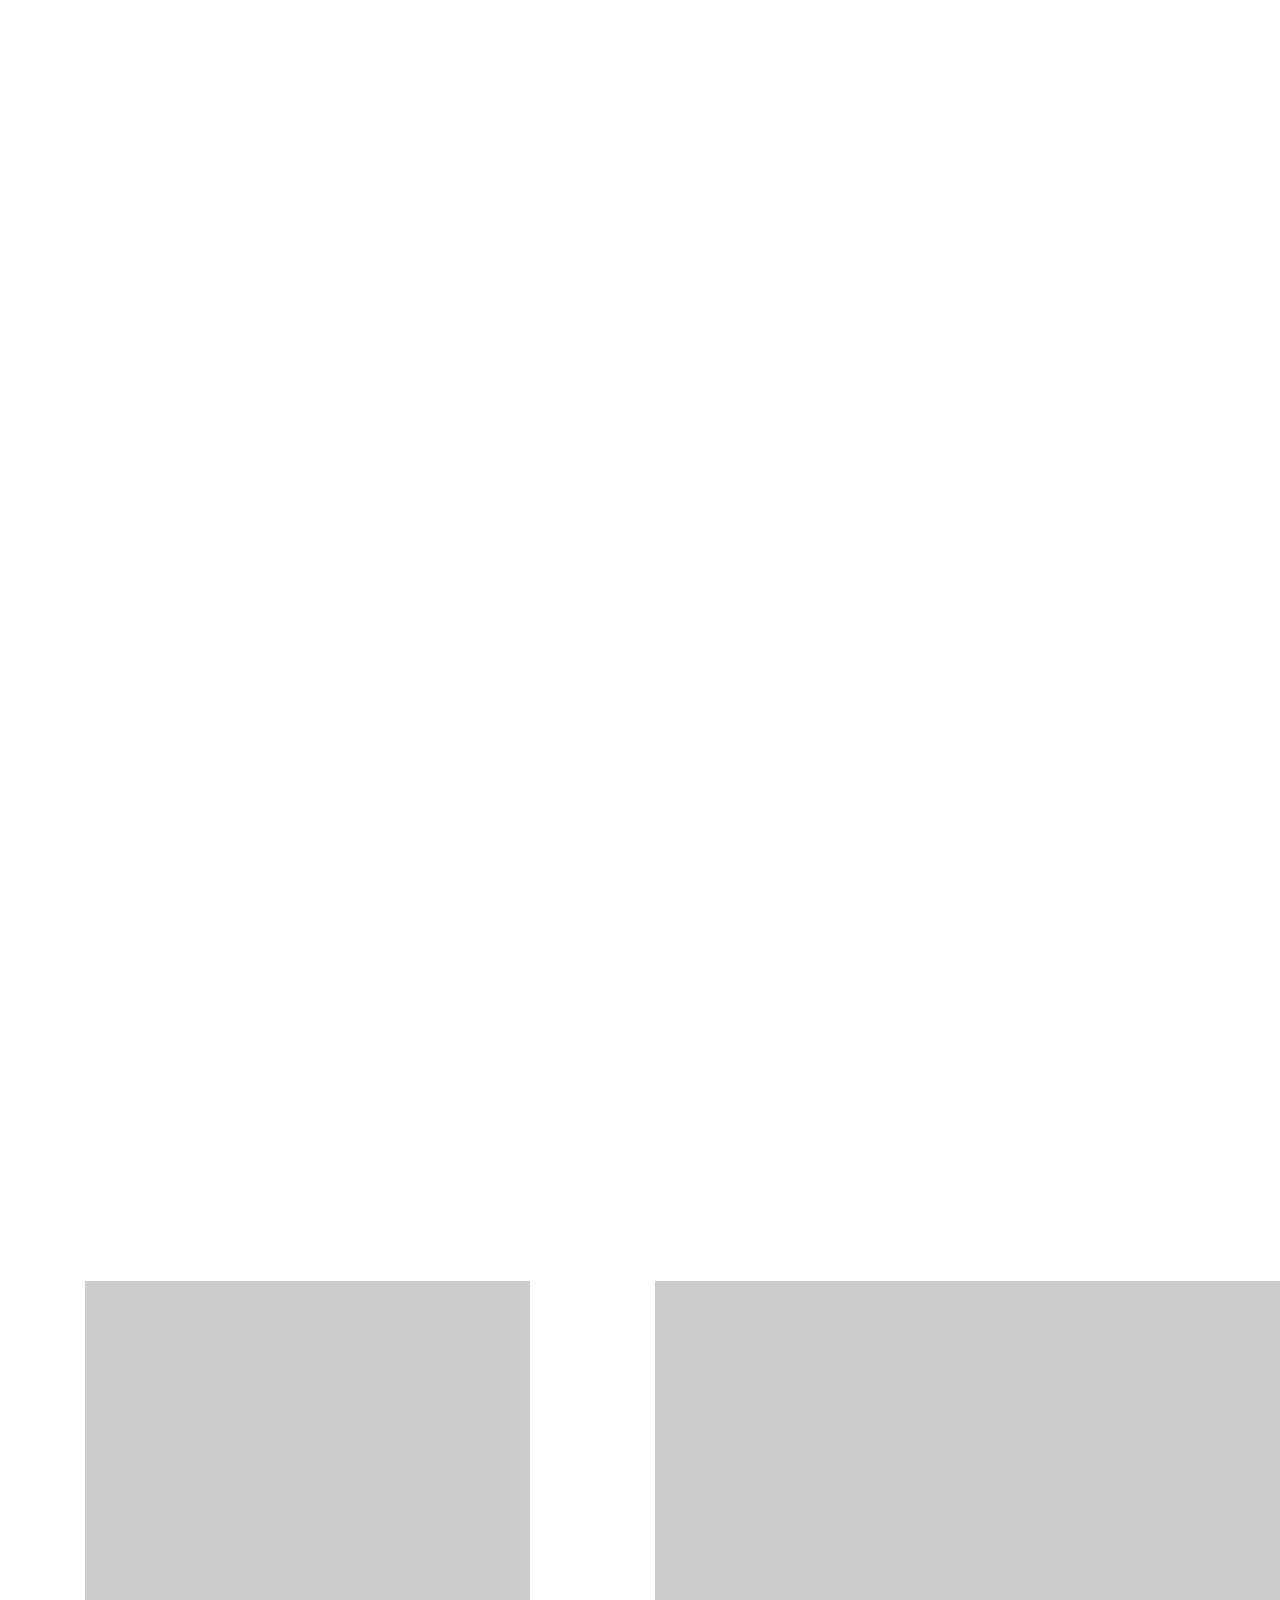
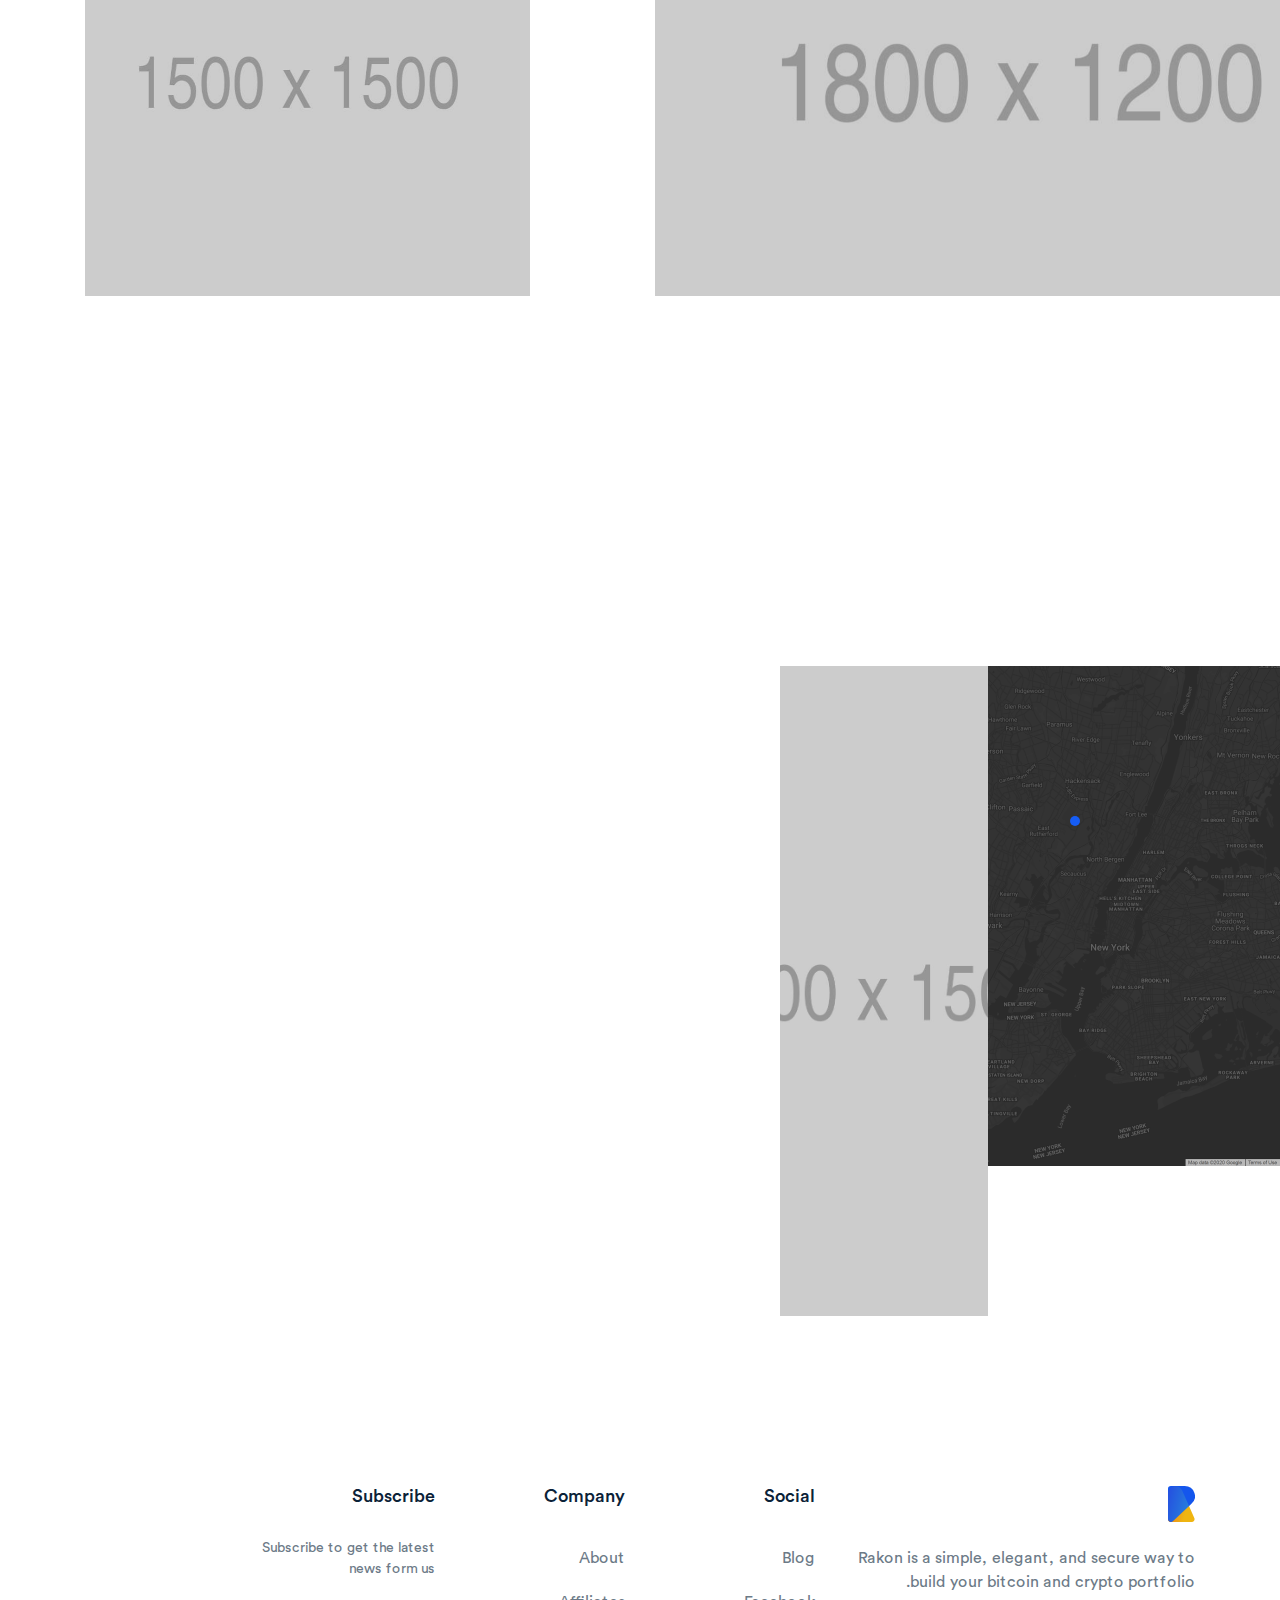
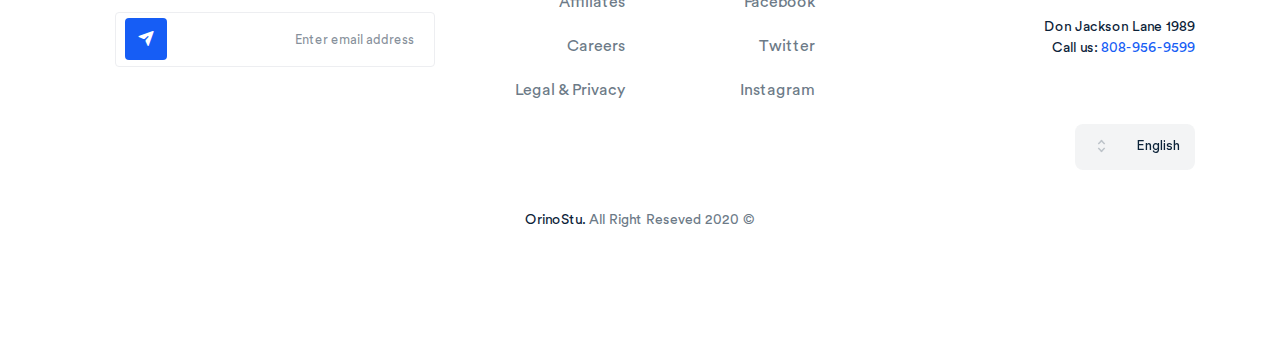
<file: rakon-template/html-rtl/about/about-3.html>
<!DOCTYPE html>
<html lang="en">

<head>
  <meta charset="UTF-8" />
  <meta http-equiv="Content-Type" content="text/html; charset=UTF-8" />
  <meta http-equiv="X-UA-Compatible" content="IE=edge" />
  <meta http-equiv="X-UA-Compatible" content="ie=edge" />
  <meta name="viewport" content="width=device-width, initial-scale=1.0" />
  <meta name="viewport" content="width=device-width, initial-scale=1.0" />
  <meta name="description"
    content="Welcome to Rakon Multi-Purpose HTML5 Templates RTL Supported, built with HTML, JS, SASS, CSS3 and jQuery, RTL Supported, Easy User Experience and Responsive to all devices" />
  <meta name="keywords"
    content="HTML, CSS, JavaScript, Bootstrap, jQuery, Rakon, Themeforest, Template, envato, SASS, SCSS, HTML5, landing page, SaaS Product, SaaS Modern,  MultiPurpose, Crypto, Currency, ICO, Hosting, Agency, Mobile, App, Interior, Charity" />
  <meta name="author" content="Rakon - Creative Multi-Purpose HTML5 Templates" />

  <title>About - Creative Multi-Purpose HTML5 Templates</title>
  <!-- favicon -->
  <link rel="shortcut icon" href="../../assets/img/favicon.ico" type="image/x-icon" />
  <!-- Bootstrap 4.5 -->
  <link rel="stylesheet" href="../../assets/css/bootstrap-rtl.min.css" type="text/css" />
  <!-- animate -->
  <link rel="stylesheet" href="../../assets/css/animate.css" type="text/css" />
  <!-- Swiper -->
  <link rel="stylesheet" href="../../assets/css/swiper.min.css" />
  <!-- aos -->
  <link rel="stylesheet" href="../../assets/css/aos.css" type="text/css" />
  <!-- icons -->
  <link rel="stylesheet" href="../../assets/css/icons.css" type="text/css" />
  <!-- main css -->
  <link rel="stylesheet" href="../../assets/css/main-rtl.css" type="text/css" />
  <!-- normalize -->
  <link rel="stylesheet" href="../../assets/css/normalize.css" type="text/css" />

  <!-- js for Brwoser -->
  <!--[if lt IE 9]>
      <script src="https://oss.maxcdn.com/html5shiv/3.7.2/html5shiv.min.js"></script>
      <script src="https://oss.maxcdn.com/respond/1.4.2/respond.min.js"></script>
    <![endif]-->

</head>

<body>
  <div id="wrapper">
    <div id="content">
      <!-- Start header -->
      <header class="header-nav-center no_blur header__workspace active-blue" id="myNavbar">
        <div class="container">
          <!-- navbar -->
          <nav class="navbar navbar-expand-lg navbar-light px-sm-0">
            <a class="navbar-brand" href="">
              <img class="logo" src="../../assets/img/logo.svg" alt="logo" />
            </a>

            <button class="navbar-toggler menu ripplemenu" type="button" data-toggle="collapse"
              data-target="#navbarSupportedContent" aria-controls="navbarSupportedContent" aria-expanded="false"
              aria-label="Toggle navigation">
              <svg viewBox="0 0 64 48">
                <path d="M19,15 L45,15 C70,15 58,-2 49.0177126,7 L19,37"></path>
                <path d="M19,24 L45,24 C61.2371586,24 57,49 41,33 L32,24"></path>
                <path d="M45,33 L19,33 C-8,33 6,-2 22,14 L45,37"></path>
              </svg>
            </button>

            <div class="collapse navbar-collapse" id="navbarSupportedContent">
              <ul class="navbar-nav mx-auto nav-pills">
                <li class="nav-item">
                  <a class="nav-link" href="#About">About</a>
                </li>
                <li class="nav-item">
                  <a class="nav-link" href="#Team">Team</a>
                </li>

                <li class="nav-item dropdown dropdown-hover dropdown_full position-static">
                  <a class="nav-link dropdown-toggle dropdown_menu" href="#" id="navbarDropdown" role="button"
                    data-toggle="dropdown" aria-haspopup="true" aria-expanded="false">
                    elements

                    <div class="icon_arrow">
                      <i class="tio chevron_right"></i>
                    </div>

                  </a>
                  <div class="dropdown-menu w-100 single-drop" aria-labelledby="navbarDropdown">
                    <div class="dropdown_menu_nav">
                      <!-- menu #1 -->
                      <div class="item_colume">
                        <span class="sub_title">Content</span>
                        <div class="sub_nav_menu">
                          <ul class="nav_meun">
                            <li>
                              <a href="../elements/accordion.html" class="dropdown-item">Accordion</a>
                            </li>
                            <li>
                              <a href="../elements/carousel.html" class="dropdown-item">Carousel</a>
                            </li>
                            <li>
                              <a href="../pricing/pricing-list.html" class="dropdown-item">Pricing List</a>
                            </li>
                            <li>
                              <a href="../elements/pricing-table.html" class="dropdown-item">Pricing Table</a>
                            </li>
                            <li>
                              <a href="../elements/tabs.html" class="dropdown-item">Tabs</a>
                            </li>
                          </ul>
                        </div>
                      </div>

                      <!-- menu #2 -->
                      <div class="item_colume">
                        <span class="sub_title">Presentational</span>
                        <div class="sub_nav_menu">
                          <ul class="nav_meun">
                            <li>
                              <a href="../elements/blog-posts.html" class="dropdown-item">Blog Posts
                                <span class="item_new">New</span>
                              </a>
                            </li>
                            <li>
                              <a href="../elements/parallax.html" class="dropdown-item">Parallax</a>
                            </li>

                            <li>
                              <a href="../elements/team.html" class="dropdown-item">Team Member</a>
                            </li>
                            <li>
                              <a href="../elements/video.html" class="dropdown-item">Video</a>
                            </li>
                          </ul>
                        </div>
                      </div>

                      <!-- menu #3 -->
                      <div class="item_colume">
                        <span class="sub_title">Typography</span>
                        <div class="sub_nav_menu">
                          <ul class="nav_meun">
                            <li>
                              <a href="../elements/call-to-action.html" class="dropdown-item">Call to Action</a>
                            </li>
                            <li>
                              <a href="../elements/grid.html" class="dropdown-item">Grid</a>
                            </li>
                            <li>
                              <a href="../elements/heading.html" class="dropdown-item">Heading</a>
                            </li>
                            <li>
                              <a href="../elements/alert.html" class="dropdown-item">Alerts</a>
                            </li>
                            <li>
                              <a href="../elements/testimonial.html" class="dropdown-item">Testimonials</a>
                            </li>
                          </ul>
                        </div>
                      </div>

                      <!-- menu #4 -->
                      <div class="item_colume">
                        <span class="sub_title">Basic</span>
                        <div class="sub_nav_menu">
                          <ul class="nav_meun">
                            <li>
                              <a href="../elements/button.html" class="dropdown-item">Button</a>
                            </li>
                            <li>
                              <a href="../elements/contact-form.html" class="dropdown-item">Contact Form</a>
                            </li>
                            <li>
                              <a href="../elements/clients-logo.html" class="dropdown-item">Clients Logo</a>
                            </li>
                            <li>
                              <a href="../elements/social-networks.html" class="dropdown-item">Social
                                Networks</a>
                            </li>
                          </ul>
                        </div>
                      </div>

                      <!-- menu #5 -->
                      <div class="item_colume">
                        <span class="sub_title">Infographic</span>
                        <div class="sub_nav_menu">
                          <ul class="nav_meun">
                            <li>
                              <a href="../elements/countdown.html" class="dropdown-item">Countdown</a>
                            </li>
                            <li>
                              <a href="../elements/counter.html" class="dropdown-item">Counter</a>
                            </li>
                            <li>
                              <a href="../elements/iconbox.html" class="dropdown-item">Icon Box</a>
                            </li>
                            <li>
                              <a href="../elements/process.html" class="dropdown-item">Process</a>
                            </li>
                            <li>
                              <a href="../elements/services.html" class="dropdown-item">Service Box</a>
                            </li>
                          </ul>
                        </div>
                      </div>
                    </div>
                  </div>
                </li>

                <li class="nav-item dropdown dropdown-hover">
                  <a class="nav-link dropdown-toggle dropdown_menu" href="#" id="navbarDropdown" role="button"
                    data-toggle="dropdown" aria-haspopup="true" aria-expanded="false">
                    Blog

                    <div class="icon_arrow">
                      <i class="tio chevron_right"></i>
                    </div>

                  </a>
                  <div class="dropdown-menu single-drop sm_dropdown" aria-labelledby="navbarDropdown">
                    <ul class="dropdown_menu_nav">

                      <li class="dropdown-submenu dropdown-hover"><a
                          class="dropdown-item dropdown-toggle dropdown_menu d-flex justify-content-between" href="#">
                          Grid Layout
                          <div class="icon_arrow">
                            <i class="tio chevron_right"></i>
                          </div>
                        </a>
                        <ul class="dropdown-menu sec-drop">
                          <li><a class="dropdown-item" href="../blog/blog-classic.html">Blog: Classic</a></li>
                          <li><a class="dropdown-item" href="../blog/blog-classic-three-columen.html">
                              Blog: Classic 3 Column</a></li>
                          <li><a class="dropdown-item" href="../blog/blog-creative.html">Blog: Creative</a></li>
                          <li><a class="dropdown-item" href="../blog/blog-standard.html">Blog: Standard</a></li>
                        </ul>
                      </li>

                      <li class="dropdown-submenu dropdown-hover"><a
                          class="dropdown-item dropdown-toggle dropdown_menu d-flex justify-content-between" href="#">
                          Single Post
                          <div class="icon_arrow">
                            <i class="tio chevron_right"></i>
                          </div>
                        </a>
                        <ul class="dropdown-menu sec-drop">
                          <li><a class="dropdown-item" href="../blog/single-blog.html">Creative</a></li>
                          <li><a class="dropdown-item" href="../blog/single-featured-image.html">Featured Image</a></li>
                          <li><a class="dropdown-item" href="../blog/single-background-color.html">Background Color</a>
                          </li>
                        </ul>
                      </li>

                    </ul>

                  </div>
                </li>

                <li class="nav-item dropdown dropdown-hover">
                  <a class="nav-link dropdown-toggle dropdown_menu selected" href="#" id="navbarDropdown" role="button"
                    data-toggle="dropdown" aria-haspopup="true" aria-expanded="false">
                    Pages

                    <div class="icon_arrow">
                      <i class="tio chevron_right"></i>
                    </div>

                  </a>
                  <div class="dropdown-menu single-drop sm_dropdown" aria-labelledby="navbarDropdown">
                    <ul class="dropdown_menu_nav">

                      <li class="dropdown-submenu dropdown-hover"><a
                          class="dropdown-item dropdown-toggle dropdown_menu d-flex justify-content-between" href="#">
                          About
                          <div class="icon_arrow">
                            <i class="tio chevron_right"></i>
                          </div>
                        </a>
                        <ul class="dropdown-menu sec-drop">
                          <li><a class="dropdown-item" href="about.html">About Us</a></li>
                          <li><a class="dropdown-item" href="about-2.html">Our Studio</a></li>
                          <li><a class="dropdown-item active" href="about-3.html">Our Creative</a></li>
                        </ul>
                      </li>

                      <li class="dropdown-submenu dropdown-hover"><a
                          class="dropdown-item dropdown-toggle dropdown_menu d-flex justify-content-between" href="#">
                          Contact
                          <div class="icon_arrow">
                            <i class="tio chevron_right"></i>
                          </div>
                        </a>
                        <ul class="dropdown-menu sec-drop">
                          <li><a class="dropdown-item" href="../contact/contact-agency.html">Contact: Agency</a></li>
                          <li><a class="dropdown-item" href="../contact/contact-blocks.html">Contact: Blocks</a></li>
                          <li><a class="dropdown-item" href="../contact/contact-classic.html">Contact: Classic</a></li>
                          <li><a class="dropdown-item" href="../contact/contact-corporate.html">Contact: Corporate</a>
                          </li>
                          <li><a class="dropdown-item" href="../contact/contact-simple.html">Contact: Simple</a></li>
                          <li><a class="dropdown-item" href="../contact/contact-creative.html">Contact: Creative</a>
                          </li>
                        </ul>
                      </li>

                      <li class="dropdown-submenu dropdown-hover"><a
                          class="dropdown-item dropdown-toggle dropdown_menu d-flex justify-content-between" href="#">
                          Account
                          <div class="icon_arrow">
                            <i class="tio chevron_right"></i>
                          </div>
                        </a>
                        <ul class="dropdown-menu sec-drop">
                          <li><a class="dropdown-item" href="../account/signin-2.html">Sign in 1</a></li>
                          <li><a class="dropdown-item" href="../account/signin-3.html">Sign in 2</a></li>
                          <li><a class="dropdown-item" href="../account/signup.html">Sign up 1</a></li>
                          <li><a class="dropdown-item" href="../account/signup-2.html">Sign up 2</a></li>
                          <li><a class="dropdown-item" href="../account/signup-3.html">Sign up 3</a></li>
                          <li><a class="dropdown-item" href="../account/forgot-2.html">forgot 1</a></li>
                          <li><a class="dropdown-item" href="../account/forgot-3.html">forgot 2</a></li>
                        </ul>
                      </li>

                    </ul>

                  </div>
                </li>

              </ul>
              <div class="nav_account">
                <button type="button" class="btn btn_sm_primary  opacity-1 bg-blue c-white scale rounded-4">
                  Get Started
                </button>
              </div>
            </div>
          </nav>
          <!-- End Navbar -->
        </div>
        <!-- end container -->
      </header>
      <!-- End header -->

      <!-- Stat main -->
      <main data-spy="scroll" data-target="#navbar-example2" data-offset="0">
        <!-- Start banner_about -->
        <section class="pt_banner_inner banner_about_three">
          <div class="container">
            <div class="row">
              <div class="col-md-10 col-lg-6">
                <div class="banner_title_inner margin-b-3">
                  <h1 data-aos="fade-up" data-aos-delay="0">
                    A new kind of consulting company
                  </h1>
                  <p data-aos="fade-up" data-aos-delay="100">
                    Leave us a little info, and we’ll be in touch.
                  </p>
                </div>
              </div>
            </div>
          </div>
          <div class="container pl-0">
            <div class="row">
              <div class="col-lg-12">
                <div class="multi_image">
                  <img src="../../assets/img/inner/m4.png" alt="">
                  <img src="../../assets/img/inner/m2.png" alt="">
                  <img src="../../assets/img/inner/m3.png" alt="">
                  <div class="group_img">
                    <img src="../../assets/img/inner/m1.png" alt="">
                    <img src="../../assets/img/inner/m5.png" alt="">
                  </div>
                </div>
              </div>
            </div>
          </div>

          <div class="container padding-t-10">
            <div class="row">
              <div class="col-lg-6">
                <p class="font-s-30 font-w-600 c-dark">
                  We listen, we challenge, we work collaboratively, we make things - faster than you’d believe.
                </p>
              </div>
              <div class="col-lg-6 ml-auto">
                <p class="font-s-18 c-gray">
                  Rakon is a company of experts of varied backgrounds, in technology, product design and business
                  strategy. We’ve come together to help ambitious businesses differentiate and compete - to become
                  digital businesses.
                </p>
              </div>
            </div>
          </div>
        </section>
        <!-- End banner_about -->

        <!-- Start team_static_style -->
        <section class="team_static_style margin-t-12" id="Team">
          <div class="container">
            <div class="row justify-content-lg-center">

              <div class="col-md-6 col-lg-3 item">
                <div class="item_group" data-aos="fade-up" data-aos-delay="0">
                  <div class="img_group">
                    <img src="../../assets/img/persons/23.jpg" alt="">
                  </div>
                  <div class="personal_info">
                    <h3>Christopher L. Belle</h3>
                    <p>Operations Director</p>
                  </div>
                </div>
              </div>

              <div class="col-lg-4 item text-center mx-auto my-auto">
                <div class="title_sections_inner" data-aos="fade-up" data-aos-delay="100">
                  <h2>Our team brings a wealth of experience.</h2>
                </div>
              </div>

              <div class="col-md-6 col-lg-3 item">
                <div class="item_group" data-aos="fade-up" data-aos-delay="200">
                  <div class="img_group">
                    <img src="../../assets/img/persons/22.jpg" alt="">
                  </div>
                  <div class="personal_info">
                    <h3>CLee Carter</h3>
                    <p>Head of Design</p>
                  </div>
                </div>
              </div>

              <div class="col-md-6 col-lg-3 item">
                <div class="item_group" data-aos="fade-up" data-aos-delay="300">
                  <div class="img_group">
                    <img src="../../assets/img/persons/19.jpg" alt="">
                  </div>
                  <div class="personal_info">
                    <h3>Mary Merrill</h3>
                    <p>Managing Partner</p>
                  </div>
                </div>
              </div>

              <div class="col-md-6 col-lg-3 item mx-auto">
                <div class="item_group" data-aos="fade-up" data-aos-delay="400">
                  <div class="img_group">
                    <img src="../../assets/img/persons/16.png" alt="">
                  </div>
                  <div class="personal_info">
                    <h3>Christopher L. Belle</h3>
                    <p>Co-Founder & CEO</p>
                  </div>
                </div>
              </div>

              <div class="col-md-6 col-lg-3 item">
                <div class="item_group" data-aos="fade-up" data-aos-delay="500">
                  <div class="img_group">
                    <img src="../../assets/img/persons/21.jpg" alt="">
                  </div>
                  <div class="personal_info">
                    <h3>Christopher L. Belle</h3>
                    <p>Co-Founder & CEO</p>
                  </div>
                </div>
              </div>

              <div class="w-100 d-none d-md-block"></div>
              <div class="col-md-6 col-lg-3 item" data-aos="fade-up" data-aos-delay="600">
                <div class="item_group">
                  <div class="img_group">
                    <img src="../../assets/img/persons/20.jpg" alt="">
                  </div>
                  <div class="personal_info">
                    <h3>CLee Carter</h3>
                    <p>Managing Partner</p>
                  </div>
                </div>
              </div>

            </div>
          </div>
        </section>
        <!-- End. team_static_style -->

        <!-- Start about_inner_two -->
        <section class="about_inner_two padding-t-12" id="About">
          <div class="container">
            <div class="row">
              <div class="col-lg-6">

                <div class="row">

                  <div class="col-lg-10">
                    <div class="title_sections_inner margin-b-6" data-aos="fade-up" data-aos-delay="0">
                      <h2>Caring about your culture</h2>
                      <p>The impact that we make together is understood at every level. The goal is to inspire, inform
                        and
                        educate, so that we build the strongest possible foundation for continuous improvement.</p>
                    </div>
                  </div>

                  <div class="col-12">
                    <div class="row">
                      <div class="col-lg-6">
                        <div class="title_sections_inner" data-aos="fade-up" data-aos-delay="100">
                          <h2 class="font-s-20">Our Mission</h2>
                          <p>Porta nibh venenatis cras sed felis eget. Donec massa faucibus et. </p>
                        </div>
                      </div>
                      <div class="col-lg-6">
                        <div class="title_sections_inner" data-aos="fade-up" data-aos-delay="200">
                          <h2 class="font-s-20">Our Promise</h2>
                          <p>Mauris vitae ultricies leo integer malesuada. justo eget magna.</p>
                        </div>
                      </div>
                    </div>
                  </div>
                </div>
              </div>

              <div class="col-lg-5 ml-auto">
                <!-- block Collapse -->
                <div class="faq_section faq_demo3 faq_with_icon">
                  <div class="block_faq">
                    <div class="accordion" id="accordionExample">
                      <div class="card" data-aos="fade-up" data-aos-delay="0">
                        <div class="card-header active" id="headingOne">
                          <h3 class="mb-0">
                            <button class="btn btn-link" type="button" data-toggle="collapse" data-target="#collapseOne"
                              aria-expanded="true" aria-controls="collapseOne">
                              How do I make a yearly payment?
                            </button>
                          </h3>
                        </div>
                        <div id="collapseOne" class="collapse show" aria-labelledby="headingOne"
                          data-parent="#accordionExample">
                          <div class="card-body">
                            <p class="mb-0">
                              Serenity Is Multi-Faceted Blockchain Based
                              Ecosystem, Energy Retailer For The People,
                              Focusing On The Promotion Of Sustainable Living,
                              Renewable Energy Production And Smart Energy
                              Grid Utility Services.
                            </p>
                          </div>
                        </div>
                      </div>
                      <div class="card" data-aos="fade-up" data-aos-delay="100">
                        <div class="card-header" id="headingTwo">
                          <h3 class="mb-0">
                            <button class="btn btn-link" type="button" data-toggle="collapse" data-target="#collapseTwo"
                              aria-expanded="false" aria-controls="collapseTwo">
                              How this technology works?
                            </button>
                          </h3>
                        </div>
                        <div id="collapseTwo" class="collapse" aria-labelledby="headingTwo"
                          data-parent="#accordionExample">
                          <div class="card-body">
                            <p>
                              Serenity Is Multi-Faceted Blockchain Based
                              Ecosystem, Energy Retailer For The People,
                              Focusing On The Promotion Of Sustainable Living,
                              Renewable Energy Production And Smart Energy
                              Grid Utility Services.
                            </p>
                          </div>
                        </div>
                      </div>
                      <div class="card" data-aos="fade-up" data-aos-delay="200">
                        <div class="card-header" id="headingThree">
                          <h3 class="mb-0">
                            <button class="btn btn-link" type="button" data-toggle="collapse"
                              data-target="#collapseThree" aria-expanded="false" aria-controls="collapseThree">
                              What is the comunity benefit?
                            </button>
                          </h3>
                        </div>
                        <div id="collapseThree" class="collapse" aria-labelledby="headingThree"
                          data-parent="#accordionExample">
                          <div class="card-body">
                            <p>
                              We Aim To Become The Incubator For New Renewable
                              Energy-Related Projects By Using The Power Of
                              Crowd.
                            </p>
                          </div>
                        </div>
                      </div>

                    </div>
                  </div>
                </div>
              </div>

              <div class="col-md-6">
                <div class="image_group">
                  <img class="cover-parallax" src="../../assets/img/inner/031.jpg" alt="image">
                </div>
              </div>

              <div class="col-md-5 ml-auto d-none d-md-block">
                <div class="image_group_oo ">
                  <img class="cover-parallax" src="../../assets/img/inner/0064.jpg" alt="">
                </div>
              </div>

            </div>
          </div>
        </section>
        <!-- End. about_inner_two -->

        <!-- Start group_logo_list -->
        <section class="group_logo_list margin-t-12" data-aos="fade-up" data-aos-delay="0">
          <div class="container">
            <div class="row">
              <div class="col-lg-3 my-auto">
                <div class="title_section mb-0">
                  <p>Trusted by content creators across the world</p>
                </div>
              </div>
              <div class="col-lg-9 ml-auto my-auto">
                <div class="item_tto">
                  <img src="../../assets/img/logos/uber.png" alt="">
                  <img src="../../assets/img/logos/netflix.png" alt="">
                  <img src="../../assets/img/logos/google.png" alt="">
                  <img src="../../assets/img/logos/aust.png" alt="">
                </div>
              </div>
            </div>
          </div>
        </section>
        <!-- End. group_logo_list -->

        <!-- Start map_image_info -->
        <section class="with_map_office map_image_info margin-t-12">
          <div class="container-fluid">
            <div class="row">
              <div class="google_map">
                <img src="../../assets/img/inner/map-d.png" alt="">

                <div class="pin_map"></div>

                <!-- image -->
                <div class="col-md-5 image_team d-none d-md-block">
                  <img src="../../assets/img/inner/about.jpg" alt="">
                </div>
                <!-- information location -->
                <div class="col-lg-3">
                  <div class="block_loaction" data-aos="fade-up" data-aos-delay="0">
                    <div class="item_locat rounded-4">
                      <h3 class="font-s-20">HQ - San Mateo, CA</h3>
                      <p class="add_ress font-s-14">
                        2950 S. Delaware Street,
                        San Mateo CA 94403
                      </p>

                      <svg xmlns="http://www.w3.org/2000/svg" width="62" height="62" viewBox="0 0 62 62">
                        <g id="golden-gate-bridge" transform="translate(-1 -1)">
                          <path id="Path_1651" data-name="Path 1651"
                            d="M27,6c-.034,0-.066.009-.1.01a5,5,0,0,0-9.8,0c-.034,0-.066-.01-.1-.01a3,3,0,1,0,2.143,5.1,4.962,4.962,0,0,0,5.714,0A3,3,0,1,0,27,6Z"
                            fill="#58d5d3" opacity="0.15" />
                          <path id="Path_1652" data-name="Path 1652"
                            d="M47,10c-.034,0-.066.009-.1.01a5,5,0,0,0-9.8,0c-.034,0-.066-.01-.1-.01a3,3,0,1,0,2.143,5.1,4.962,4.962,0,0,0,5.714,0A3,3,0,1,0,47,10Z"
                            fill="#58d5d3" opacity="0.15" />
                          <g id="Group_6447" data-name="Group 6447">
                            <path id="Path_1653" data-name="Path 1653"
                              d="M1,44H3v3a1,1,0,0,0,1,1H5v9H4a1,1,0,0,0-1,1v3H1v2H63V61H61V58a1,1,0,0,0-1-1H59V48h1a1,1,0,0,0,1-1V44h2V42H1Zm51,4h1v9H52a1,1,0,0,0-1,1v3H13V58a1,1,0,0,0-1-1H11V48h1a1,1,0,0,0,1-1V44H51v3A1,1,0,0,0,52,48ZM11,46H5V44h6ZM7,48H9v9H7ZM5,59h6v2H5Zm48,2V59h6v2Zm4-4H55V48h2Zm2-11H53V44h6Z"
                              fill="#58d5d3" />
                            <path id="Path_1654" data-name="Path 1654"
                              d="M59,4a3,3,0,0,0-6,0V9A21,21,0,0,1,11,9V4A3,3,0,0,0,5,4V38H1v2H63V38H59ZM57,25H55V17h2Zm-2,2h2V38H55ZM56,3a1,1,0,0,1,1,1V5H55V4A1,1,0,0,1,56,3ZM55,7h2v8H55ZM53,38H51V21.944a23.018,23.018,0,0,0,2-3.581ZM49,24.476V38H45V27.96A23.151,23.151,0,0,0,49,24.476Zm-22,6.97a22.9,22.9,0,0,0,4,.529V38H27ZM25,38H21V29.194a22.923,22.923,0,0,0,4,1.714Zm8-6.025a22.9,22.9,0,0,0,4-.529V38H33Zm6-1.068a22.847,22.847,0,0,0,4-1.714V38H39ZM19,27.96V38H15V24.476A23.151,23.151,0,0,0,19,27.96Zm-6-6.016V38H11V18.363A22.927,22.927,0,0,0,13,21.944ZM9,25H7V17H9ZM9,15H7V7H9ZM8,3A1,1,0,0,1,9,4V5H7V4A1,1,0,0,1,8,3ZM7,38V27H9V38Z"
                              fill="#58d5d3" />
                            <path id="Path_1655" data-name="Path 1655"
                              d="M19.232,12.318a6.041,6.041,0,0,0,5.535,0A3.96,3.96,0,0,0,27,13a4,4,0,0,0,.677-7.942,6,6,0,0,0-11.354,0A4,4,0,0,0,17,13,3.954,3.954,0,0,0,19.232,12.318ZM15,9a1.994,1.994,0,0,1,1.913-2.005c.037.005.12.013.158.015a1.01,1.01,0,0,0,1.009-.8,4,4,0,0,1,7.84,0,1,1,0,0,0,.98.8A1.211,1.211,0,0,0,27.04,7a2,2,0,1,1-1.469,3.4,1,1,0,0,0-1.287-.12,4.028,4.028,0,0,1-4.568,0,1,1,0,0,0-1.287.12A2,2,0,0,1,15,9Z"
                              fill="#58d5d3" />
                            <path id="Path_1656" data-name="Path 1656"
                              d="M39.232,16.318a6.041,6.041,0,0,0,5.535,0A3.96,3.96,0,0,0,47,17a4,4,0,0,0,.677-7.942,6,6,0,0,0-11.354,0A4,4,0,0,0,37,17,3.954,3.954,0,0,0,39.232,16.318ZM35,13A1.994,1.994,0,0,1,36.913,11c.037.005.121.013.158.015a1.03,1.03,0,0,0,1.009-.8,4,4,0,0,1,7.84,0,1,1,0,0,0,.98.8,1.225,1.225,0,0,0,.14-.01,2,2,0,1,1-1.469,3.4,1,1,0,0,0-1.287-.12,4.028,4.028,0,0,1-4.568,0,1,1,0,0,0-1.287.12A2,2,0,0,1,35,13Z"
                              fill="#58d5d3" />
                            <path id="Path_1657" data-name="Path 1657"
                              d="M40,50a3,3,0,0,1-3-3H35a3,3,0,0,1-6,0H27a3,3,0,0,1-6,0H19a4.985,4.985,0,0,0,9,2.969,4.954,4.954,0,0,0,8,0A4.985,4.985,0,0,0,45,47H43A3,3,0,0,1,40,50Z"
                              fill="#58d5d3" />
                            <path id="Path_1658" data-name="Path 1658"
                              d="M40,57a3,3,0,0,1-3-3H35a3,3,0,0,1-6,0H27a3,3,0,0,1-6,0H19a4.985,4.985,0,0,0,9,2.969,4.954,4.954,0,0,0,8,0A4.985,4.985,0,0,0,45,54H43A3,3,0,0,1,40,57Z"
                              fill="#58d5d3" />
                          </g>
                        </g>
                      </svg>


                      <div class="availability mb-0">
                        <span>Availability</span>
                        <p>(Mon-Fri) 9AM to 5PM PST</p>
                      </div>

                    </div>
                  </div>
                </div>
              </div>
            </div>
          </div>
        </section>
        <!-- End. map_image_info -->

      </main>
    </div>
    <!-- [id] content -->

    <!-- Start Footer -->
    <footer class="defalut-footer light padding-py-12">
      <div class="container">
        <div class="row">
          <div class="col-md-6 col-lg-4 mb-4 mb-lg-0">
            <div class="item_about">
              <a class="logo" href="charity.html">
                <img src="../../assets/img/logo.svg" alt="" />
              </a>
              <p>
                Rakon is a simple, elegant, and secure way to build your
                bitcoin and crypto portfolio.
              </p>
              <div class="address">
                <span>1989 Don Jackson Lane</span>
                <span>Call us: <a href="tel:8089569599">808-956-9599</a></span>
              </div>
            </div>
          </div>
          <div class="col-6 col-md-6 col-lg-2">
            <div class="item_links">
              <h4>Social</h4>
              <a class="nav-link" href="">Blog</a>
              <a class="nav-link" href="">Facebook</a>
              <a class="nav-link" href="">Twitter</a>
              <a class="nav-link" href="">Instagram</a>
            </div>
          </div>
          <div class="col-6 col-md-6 col-lg-2">
            <div class="item_links">
              <h4>Company</h4>
              <a class="nav-link" href="">About</a>
              <a class="nav-link" href="">Affiliates</a>
              <a class="nav-link" href="">Careers</a>
              <a class="nav-link" href="">Legal & Privacy</a>
            </div>
          </div>
          <div class="col-md-6 col-lg-4 mt-4 mt-lg-0">
            <div class="item_subscribe">
              <h4>Subscribe</h4>
              <p>
                Subscribe to get the latest<br />
                news form us
              </p>
              <form class="form-row">
                <div class="col-md-11 form-group subscribebtn">
                  <div class="item_input">
                    <input type="email" class="form-control rounded-4 border-1" id="exampleInputEmail1"
                      placeholder="Enter email address" aria-describedby="emailHelp">
                    <button type="button" class="btn ripple_circle scale rounded-4 btn_subscribe">
                      <i class="tio send"></i>
                    </button>
                  </div>
                </div>
              </form>
            </div>
          </div>
        </div>
        <div class="row">
          <div class="col-md-6 margin-t-1">
            <select data-menu>
              <option>French</option>
              <option selected>English</option>
              <option>Arabic</option>
              <option>Russian</option>
            </select>
          </div>
        </div>
        <div class="col-12 text-center padding-t-4">
          <div class="copyright">
            <span>© 2020
              <a href="https://themeforest.net/user/orinostu" target="_blank">OrinoStu.</a>
              All Right Reseved</span>
          </div>
        </div>
      </div>
    </footer>
    <!-- End. Footer -->

    <!-- Video Modal -->
    <div class="modal mdll_video fade" id="mdllVideo" tabindex="-1" role="dialog" aria-labelledby="exampleModalLabel"
      aria-hidden="true">
      <!-- Close -->
      <button type="button" class="close bbt_close ripple_circle" data-dismiss="modal" aria-label="Close">
        <i class="tio clear"></i>
      </button>
      <div class="modal-dialog modal-dialog-centered modal-lg">
        <div class="modal-content">
          <div class="modal-body">
            <div class="embed-responsive embed-responsive-16by9">
              <iframe class="embed-responsive-item" src="" id="video" allowscriptaccess="always"
                allow="autoplay"></iframe>
            </div>
          </div>
        </div>
      </div>
    </div>

    <!-- Back to top with progress indicator-->
    <div class="prgoress_indicator">
      <svg class="progress-circle svg-content" width="100%" height="100%" viewBox="-1 -1 102 102">
        <path d="M50,1 a49,49 0 0,1 0,98 a49,49 0 0,1 0,-98" />
      </svg>
    </div>


  </div>
  <!-- End. wrapper -->

  <!-- jquery -->
  <script src="../../assets/js/jquery-3.5.0.js" type="text/javascript"></script>
  <!-- jquery-migrate -->
  <script src="../../assets/js/jquery-migrate.min.js" type="text/javascript"></script>
  <!-- popper -->
  <script src="../../assets/js/popper.min.js" type="text/javascript"></script>
  <!-- bootstrap -->
  <script src="../../assets/js/bootstrap.min.js" type="text/javascript"></script>
  <!--
  ============
  vendor file
  ============
   -->
  <!-- particles -->
  <script src="../../assets/js/vendor/particles.min.js" type="text/javascript"></script>
  <!-- TweenMax -->
  <script src="../../assets/js/vendor/TweenMax.min.js" type="text/javascript"></script>
  <!-- ScrollMagic -->
  <script src="../../assets/js/vendor/ScrollMagic.js" type="text/javascript"></script>
  <!-- animation.gsap -->
  <script src="../../assets/js/vendor/animation.gsap.js" type="text/javascript"></script>
  <!-- addIndicators -->
  <script src="../../assets/js/vendor/debug.addIndicators.min.js" type="text/javascript"></script>
  <!-- Swiper js -->
  <script src="../../assets/js/vendor/swiper.min.js" type="text/javascript"></script>
  <!-- countdown -->
  <script src="../../assets/js/vendor/countdown.js" type="text/javascript"></script>
  <!-- simpleParallax -->
  <script src="../../assets/js/vendor/simpleParallax.min.js" type="text/javascript"></script>
  <!-- waypoints -->
  <script src="../../assets/js/vendor/waypoints.min.js" type="text/javascript"></script>
  <!-- counterup -->
  <script src="../../assets/js/vendor/jquery.counterup.min.js" type="text/javascript"></script>
  <!-- charming -->
  <script src="../../assets/js/vendor/charming.min.js" type="text/javascript"></script>
  <!-- imagesloaded -->
  <script src="../../assets/js/vendor/imagesloaded.pkgd.min.js" type="text/javascript"></script>
  <!-- BX-Slider -->
  <script src="../../assets/js/vendor/jquery.bxslider.min.js" type="text/javascript"></script>
  <!-- Sharer -->
  <script src="../../assets/js/vendor/sharer.js" type="text/javascript"></script>
  <!-- sticky -->
  <script src="../../assets/js/vendor/sticky.min.js" type="text/javascript"></script>
  <!-- Aos -->
  <script src="../../assets/js/vendor/aos.js" type="text/javascript"></script>
  <!-- main file -->
  <script src="../../assets/js/main.js" type="text/javascript"></script>

</body>

</html>
</file>
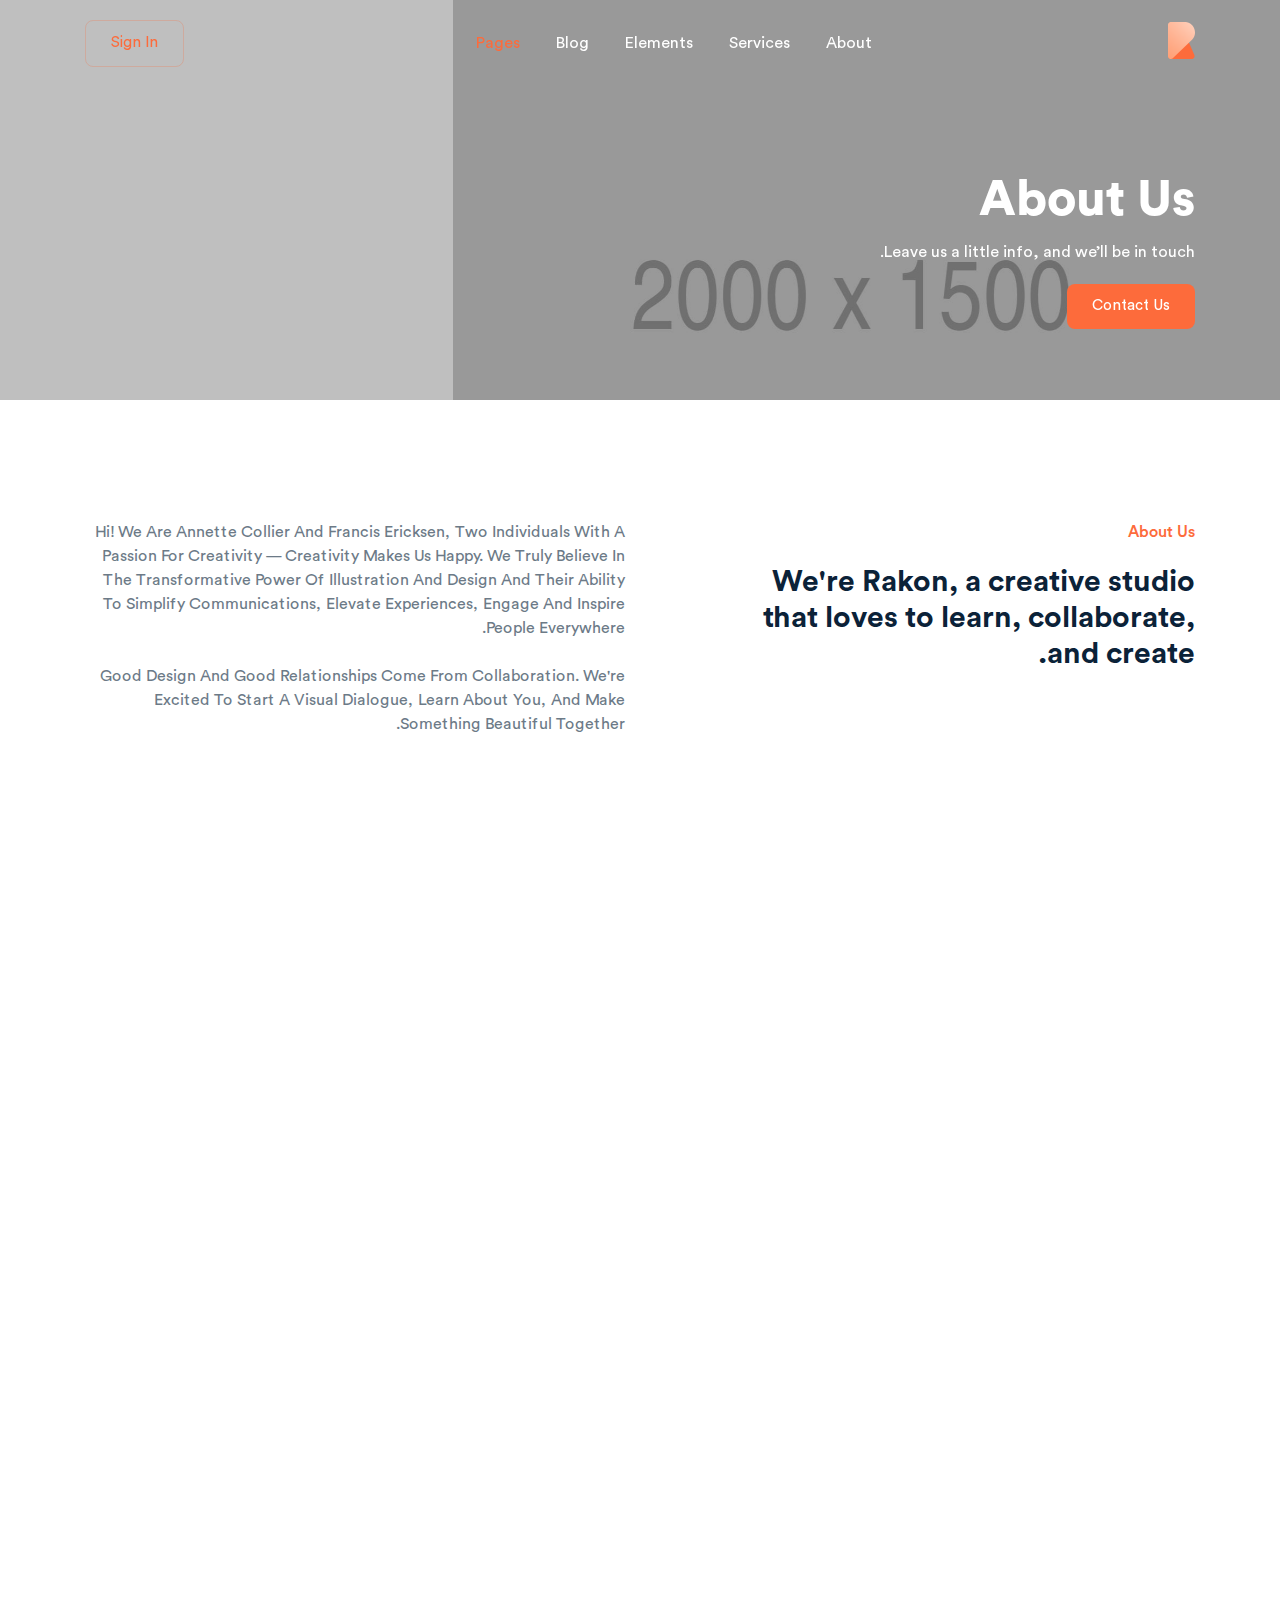
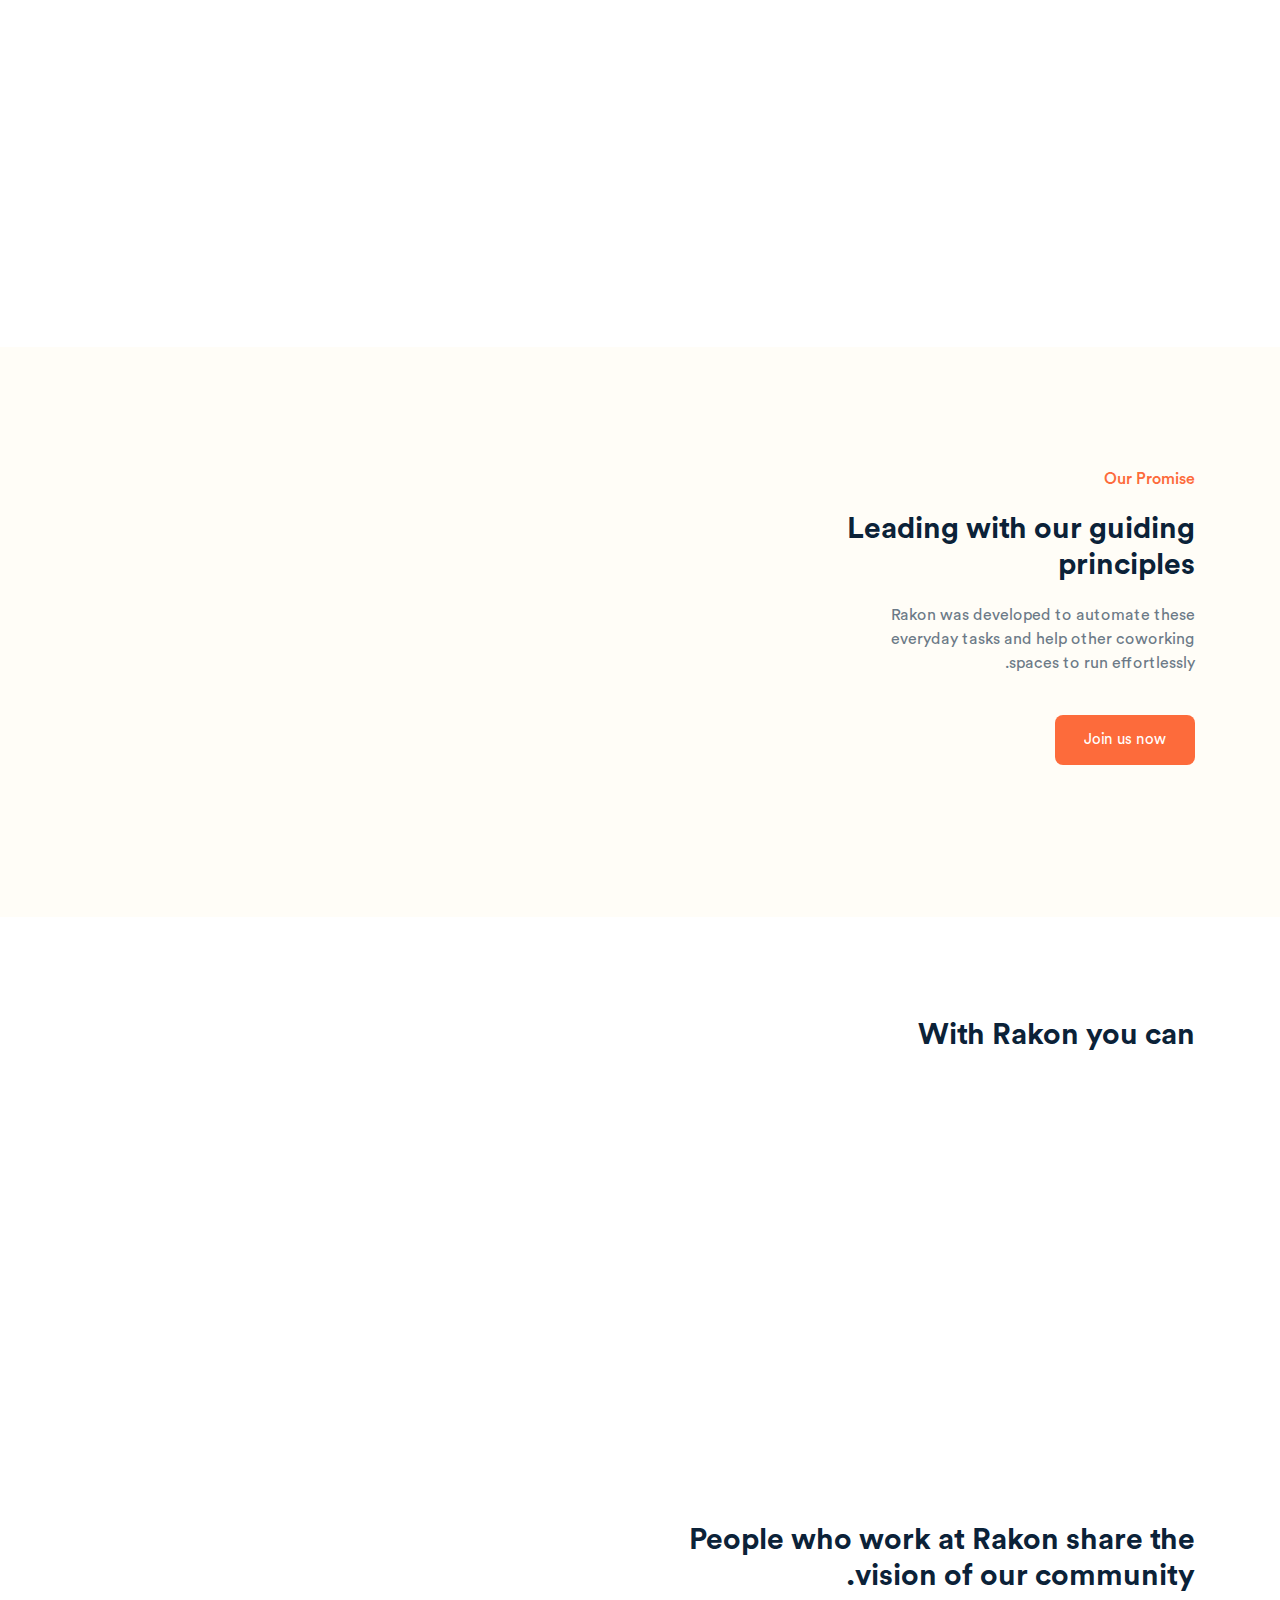
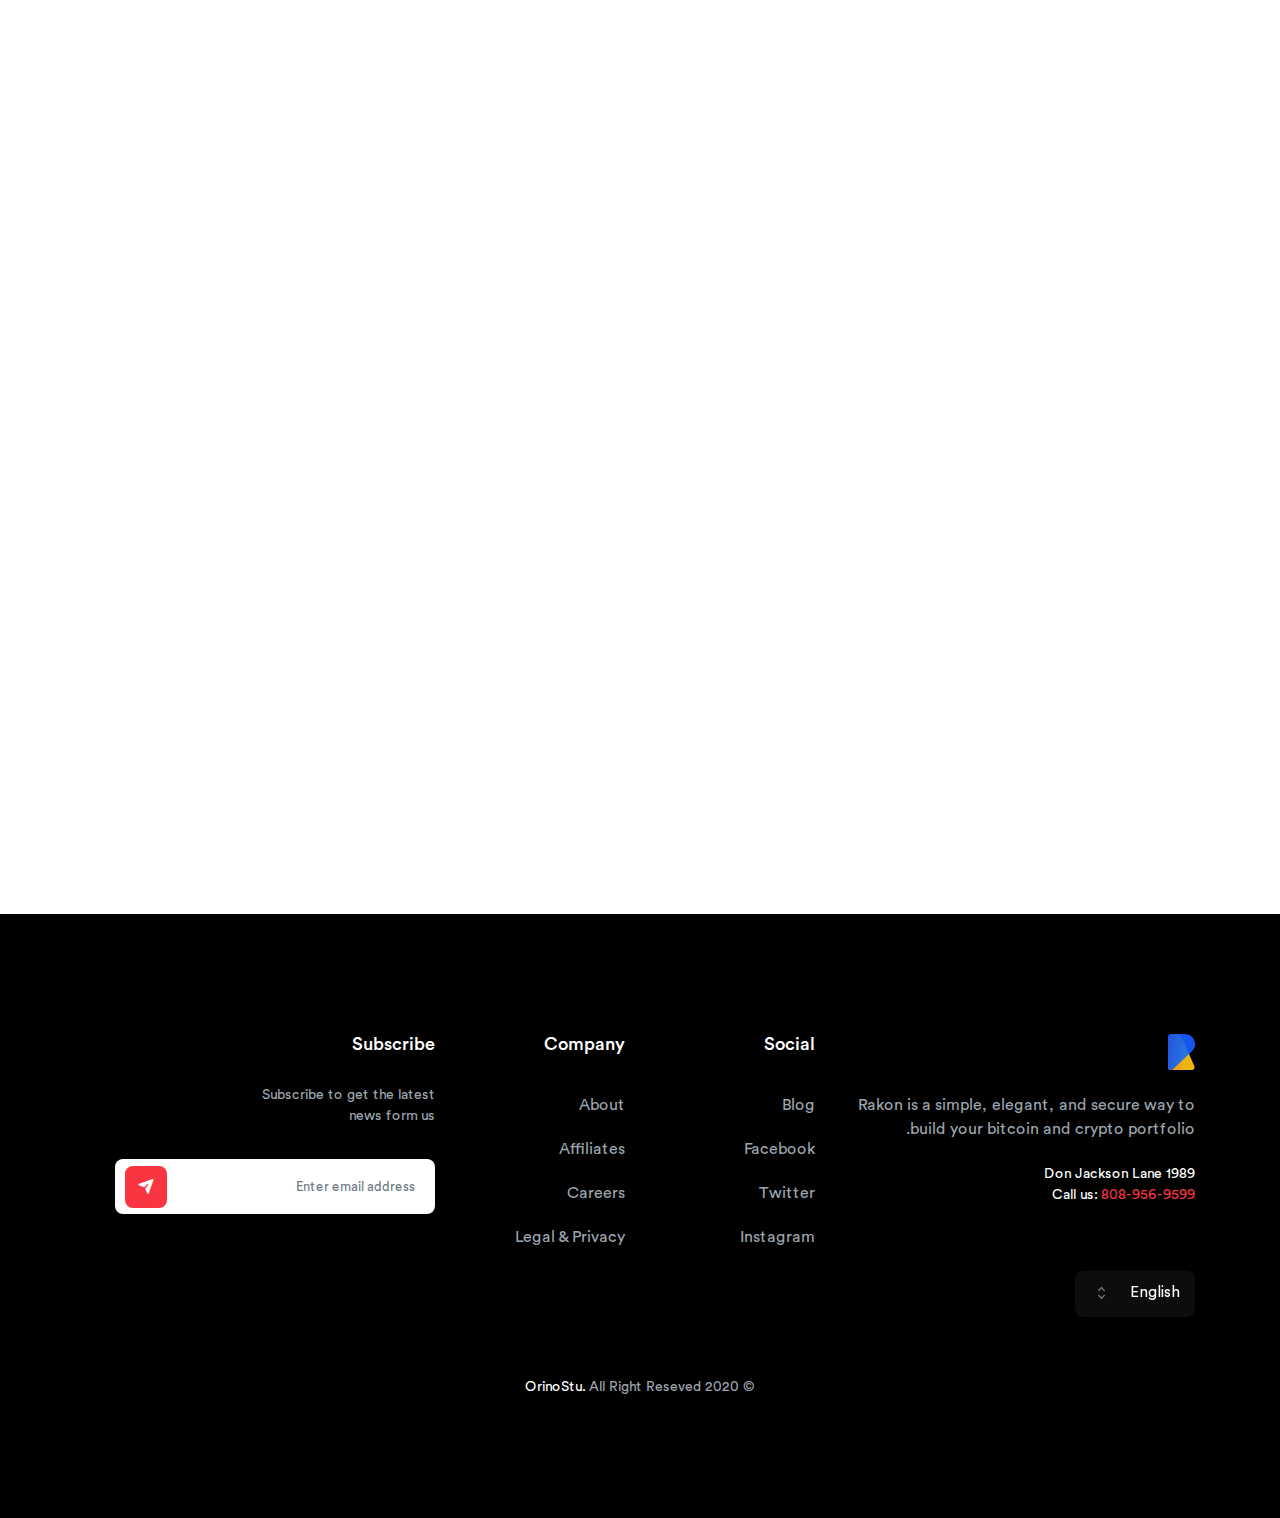
<file: rakon-template/html-rtl/about/about.html>
<!DOCTYPE html>
<html lang="en">

<head>
  <meta charset="UTF-8" />
  <meta http-equiv="Content-Type" content="text/html; charset=UTF-8" />
  <meta http-equiv="X-UA-Compatible" content="IE=edge" />
  <meta http-equiv="X-UA-Compatible" content="ie=edge" />
  <meta name="viewport" content="width=device-width, initial-scale=1.0" />
  <meta name="viewport" content="width=device-width, initial-scale=1.0" />
  <meta name="description"
    content="Welcome to Rakon Multi-Purpose HTML5 Templates RTL Supported, built with HTML, JS, SASS, CSS3 and jQuery, RTL Supported, Easy User Experience and Responsive to all devices" />
  <meta name="keywords"
    content="HTML, CSS, JavaScript, Bootstrap, jQuery, Rakon, Themeforest, Template, envato, SASS, SCSS, HTML5, landing page, SaaS Product, SaaS Modern,  MultiPurpose, Crypto, Currency, ICO, Hosting, Agency, Mobile, App, Interior, Charity" />
  <meta name="author" content="Rakon - Creative Multi-Purpose HTML5 Templates" />

  <title>About - Creative Multi-Purpose HTML5 Templates</title>
  <!-- favicon -->
  <link rel="shortcut icon" href="../../assets/img/favicon.ico" type="image/x-icon" />
  <!-- Bootstrap 4.5 -->
  <link rel="stylesheet" href="../../assets/css/bootstrap-rtl.min.css" type="text/css" />
  <!-- animate -->
  <link rel="stylesheet" href="../../assets/css/animate.css" type="text/css" />
  <!-- Swiper -->
  <link rel="stylesheet" href="../../assets/css/swiper.min.css" />
  <!-- aos -->
  <link rel="stylesheet" href="../../assets/css/aos.css" type="text/css" />
  <!-- icons -->
  <link rel="stylesheet" href="../../assets/css/icons.css" type="text/css" />
  <!-- main css -->
  <link rel="stylesheet" href="../../assets/css/main-rtl.css" type="text/css" />
  <!-- normalize -->
  <link rel="stylesheet" href="../../assets/css/normalize.css" type="text/css" />

  <!-- js for Brwoser -->
  <!--[if lt IE 9]>
      <script src="https://oss.maxcdn.com/html5shiv/3.7.2/html5shiv.min.js"></script>
      <script src="https://oss.maxcdn.com/respond/1.4.2/respond.min.js"></script>
    <![endif]-->

</head>

<body>
  <div id="wrapper">
    <div id="content">
      <!-- Start header -->
      <header class="header-nav-center no_blur header__workspace white-scroll-dark active-orange-red" id="myNavbar">
        <div class="container">
          <!-- navbar -->
          <nav class="navbar navbar-expand-lg navbar-light px-sm-0">
            <a class="navbar-brand" href="">
              <img class="logo" src="../../assets/img/logo-o.png" alt="logo" />
            </a>

            <button class="navbar-toggler menu ripplemenu" type="button" data-toggle="collapse"
              data-target="#navbarSupportedContent" aria-controls="navbarSupportedContent" aria-expanded="false"
              aria-label="Toggle navigation">
              <svg viewBox="0 0 64 48">
                <path d="M19,15 L45,15 C70,15 58,-2 49.0177126,7 L19,37"></path>
                <path d="M19,24 L45,24 C61.2371586,24 57,49 41,33 L32,24"></path>
                <path d="M45,33 L19,33 C-8,33 6,-2 22,14 L45,37"></path>
              </svg>
            </button>

            <div class="collapse navbar-collapse" id="navbarSupportedContent">
              <ul class="navbar-nav mx-auto nav-pills">
                <li class="nav-item">
                  <a class="nav-link" href="#About">About</a>
                </li>
                <li class="nav-item">
                  <a class="nav-link" href="#Services">Services</a>
                </li>

                <li class="nav-item dropdown dropdown-hover dropdown_full position-static">
                  <a class="nav-link dropdown-toggle dropdown_menu" href="#" id="navbarDropdown" role="button"
                    data-toggle="dropdown" aria-haspopup="true" aria-expanded="false">
                    elements

                    <div class="icon_arrow">
                      <i class="tio chevron_right"></i>
                    </div>

                  </a>
                  <div class="dropdown-menu w-100 single-drop" aria-labelledby="navbarDropdown">
                    <div class="dropdown_menu_nav">
                      <!-- menu #1 -->
                      <div class="item_colume">
                        <span class="sub_title">Content</span>
                        <div class="sub_nav_menu">
                          <ul class="nav_meun">
                            <li>
                              <a href="../elements/accordion.html" class="dropdown-item">Accordion</a>
                            </li>
                            <li>
                              <a href="../elements/carousel.html" class="dropdown-item">Carousel</a>
                            </li>
                            <li>
                              <a href="../pricing/pricing-list.html" class="dropdown-item">Pricing List</a>
                            </li>
                            <li>
                              <a href="../elements/pricing-table.html" class="dropdown-item">Pricing Table</a>
                            </li>
                            <li>
                              <a href="../elements/tabs.html" class="dropdown-item">Tabs</a>
                            </li>
                          </ul>
                        </div>
                      </div>

                      <!-- menu #2 -->
                      <div class="item_colume">
                        <span class="sub_title">Presentational</span>
                        <div class="sub_nav_menu">
                          <ul class="nav_meun">
                            <li>
                              <a href="../elements/blog-posts.html" class="dropdown-item">Blog Posts
                                <span class="item_new">New</span>
                              </a>
                            </li>
                            <li>
                              <a href="../elements/parallax.html" class="dropdown-item">Parallax</a>
                            </li>

                            <li>
                              <a href="../elements/team.html" class="dropdown-item">Team Member</a>
                            </li>
                            <li>
                              <a href="../elements/video.html" class="dropdown-item">Video</a>
                            </li>
                          </ul>
                        </div>
                      </div>

                      <!-- menu #3 -->
                      <div class="item_colume">
                        <span class="sub_title">Typography</span>
                        <div class="sub_nav_menu">
                          <ul class="nav_meun">
                            <li>
                              <a href="../elements/call-to-action.html" class="dropdown-item">Call to Action</a>
                            </li>
                            <li>
                              <a href="../elements/grid.html" class="dropdown-item">Grid</a>
                            </li>
                            <li>
                              <a href="../elements/heading.html" class="dropdown-item">Heading</a>
                            </li>
                            <li>
                              <a href="../elements/alert.html" class="dropdown-item">Alerts</a>
                            </li>
                            <li>
                              <a href="../elements/testimonial.html" class="dropdown-item">Testimonials</a>
                            </li>
                          </ul>
                        </div>
                      </div>

                      <!-- menu #4 -->
                      <div class="item_colume">
                        <span class="sub_title">Basic</span>
                        <div class="sub_nav_menu">
                          <ul class="nav_meun">
                            <li>
                              <a href="../elements/button.html" class="dropdown-item">Button</a>
                            </li>
                            <li>
                              <a href="../elements/contact-form.html" class="dropdown-item">Contact Form</a>
                            </li>
                            <li>
                              <a href="../elements/clients-logo.html" class="dropdown-item">Clients Logo</a>
                            </li>
                            <li>
                              <a href="../elements/social-networks.html" class="dropdown-item">Social
                                Networks</a>
                            </li>
                          </ul>
                        </div>
                      </div>

                      <!-- menu #5 -->
                      <div class="item_colume">
                        <span class="sub_title">Infographic</span>
                        <div class="sub_nav_menu">
                          <ul class="nav_meun">
                            <li>
                              <a href="../elements/countdown.html" class="dropdown-item">Countdown</a>
                            </li>
                            <li>
                              <a href="../elements/counter.html" class="dropdown-item">Counter</a>
                            </li>
                            <li>
                              <a href="../elements/iconbox.html" class="dropdown-item">Icon Box</a>
                            </li>
                            <li>
                              <a href="../elements/process.html" class="dropdown-item">Process</a>
                            </li>
                            <li>
                              <a href="../elements/services.html" class="dropdown-item">Service Box</a>
                            </li>
                          </ul>
                        </div>
                      </div>
                    </div>
                  </div>
                </li>

                <li class="nav-item dropdown dropdown-hover">
                  <a class="nav-link dropdown-toggle dropdown_menu" href="#" id="navbarDropdown" role="button"
                    data-toggle="dropdown" aria-haspopup="true" aria-expanded="false">
                    Blog

                    <div class="icon_arrow">
                      <i class="tio chevron_right"></i>
                    </div>

                  </a>
                  <div class="dropdown-menu single-drop sm_dropdown" aria-labelledby="navbarDropdown">
                    <ul class="dropdown_menu_nav">

                      <li class="dropdown-submenu dropdown-hover"><a
                          class="dropdown-item dropdown-toggle dropdown_menu d-flex justify-content-between" href="#">
                          Grid Layout
                          <div class="icon_arrow">
                            <i class="tio chevron_right"></i>
                          </div>
                        </a>
                        <ul class="dropdown-menu sec-drop">
                          <li><a class="dropdown-item" href="../blog/blog-classic.html">Blog: Classic</a></li>
                          <li><a class="dropdown-item" href="../blog/blog-classic-three-columen.html">
                              Blog: Classic 3 Column</a></li>
                          <li><a class="dropdown-item" href="../blog/blog-creative.html">Blog: Creative</a></li>
                          <li><a class="dropdown-item" href="../blog/blog-standard.html">Blog: Standard</a></li>
                        </ul>
                      </li>

                      <li class="dropdown-submenu dropdown-hover"><a
                          class="dropdown-item dropdown-toggle dropdown_menu d-flex justify-content-between" href="#">
                          Single Post
                          <div class="icon_arrow">
                            <i class="tio chevron_right"></i>
                          </div>
                        </a>
                        <ul class="dropdown-menu sec-drop">
                          <li><a class="dropdown-item" href="../blog/single-blog.html">Creative</a></li>
                          <li><a class="dropdown-item" href="../blog/single-featured-image.html">Featured Image</a></li>
                          <li><a class="dropdown-item" href="../blog/single-background-color.html">Background Color</a>
                          </li>
                        </ul>
                      </li>

                    </ul>

                  </div>
                </li>

                <li class="nav-item dropdown dropdown-hover">
                  <a class="nav-link dropdown-toggle dropdown_menu selected" href="#" id="navbarDropdown" role="button"
                    data-toggle="dropdown" aria-haspopup="true" aria-expanded="false">
                    Pages

                    <div class="icon_arrow">
                      <i class="tio chevron_right"></i>
                    </div>

                  </a>
                  <div class="dropdown-menu single-drop sm_dropdown" aria-labelledby="navbarDropdown">
                    <ul class="dropdown_menu_nav">

                      <li class="dropdown-submenu dropdown-hover"><a
                          class="dropdown-item dropdown-toggle dropdown_menu d-flex justify-content-between" href="#">
                          About
                          <div class="icon_arrow">
                            <i class="tio chevron_right"></i>
                          </div>
                        </a>
                        <ul class="dropdown-menu sec-drop">
                          <li><a class="dropdown-item active" href="about.html">About Us</a></li>
                          <li><a class="dropdown-item" href="about-2.html">Our Studio</a></li>
                          <li><a class="dropdown-item" href="about-3.html">Our Creative</a></li>
                        </ul>
                      </li>

                      <li class="dropdown-submenu dropdown-hover"><a
                          class="dropdown-item dropdown-toggle dropdown_menu d-flex justify-content-between" href="#">
                          Contact
                          <div class="icon_arrow">
                            <i class="tio chevron_right"></i>
                          </div>
                        </a>
                        <ul class="dropdown-menu sec-drop">
                          <li><a class="dropdown-item" href="../contact/contact-agency.html">Contact: Agency</a></li>
                          <li><a class="dropdown-item" href="../contact/contact-blocks.html">Contact: Blocks</a></li>
                          <li><a class="dropdown-item" href="../contact/contact-classic.html">Contact: Classic</a></li>
                          <li><a class="dropdown-item" href="../contact/contact-corporate.html">Contact: Corporate</a>
                          </li>
                          <li><a class="dropdown-item" href="../contact/contact-simple.html">Contact: Simple</a></li>
                          <li><a class="dropdown-item" href="../contact/contact-creative.html">Contact: Creative</a>
                          </li>
                        </ul>
                      </li>

                      <li class="dropdown-submenu dropdown-hover"><a
                          class="dropdown-item dropdown-toggle dropdown_menu d-flex justify-content-between" href="#">
                          Account
                          <div class="icon_arrow">
                            <i class="tio chevron_right"></i>
                          </div>
                        </a>
                        <ul class="dropdown-menu sec-drop">
                          <li><a class="dropdown-item" href="../account/signin-2.html">Sign in 1</a></li>
                          <li><a class="dropdown-item" href="../account/signin-3.html">Sign in 2</a></li>
                          <li><a class="dropdown-item" href="../account/signup.html">Sign up 1</a></li>
                          <li><a class="dropdown-item" href="../account/signup-2.html">Sign up 2</a></li>
                          <li><a class="dropdown-item" href="../account/signup-3.html">Sign up 3</a></li>
                          <li><a class="dropdown-item" href="../account/forgot-2.html">forgot 1</a></li>
                          <li><a class="dropdown-item" href="../account/forgot-3.html">forgot 2</a></li>
                        </ul>
                      </li>

                    </ul>

                  </div>
                </li>

              </ul>
              <div class="nav_account btn_demo3">
                <button type="button" data-toggle="modal" data-target="#mdllLogin"
                  class="btn btn_sm_primary opacity-1 sweep_letter scale sweep_top rounded-8">
                  <div class="inside_item">
                    <span data-hover="Hello !">Sign In</span>
                  </div>
                </button>
              </div>
            </div>
          </nav>
          <!-- End Navbar -->
        </div>
        <!-- end container -->
      </header>
      <!-- End header -->

      <!-- Stat main -->
      <main data-spy="scroll" data-target="#navbar-example2" data-offset="0">
        <!-- Start banner_about -->
        <section class="pt_banner_inner banner_px_image" id="Discover">
          <div class="parallax_cover">
            <img class="cover-parallax" src="../../assets/img/inner/about.jpg" alt="image">
          </div>
          <div class="container">
            <div class="row">
              <div class="col-md-8 col-lg-6">
                <div class="banner_title_inner">
                  <h1 data-aos="fade-up" data-aos-delay="0">
                    About Us
                  </h1>
                  <p data-aos="fade-up" data-aos-delay="100">
                    Leave us a little info, and we’ll be in touch.
                  </p>
                  <div data-aos="fade-up" data-aos-delay="200">
                    <a href="#" class="btn btn_sm_primary bg-orange-red c-white rounded-8">Contact Us</a>
                  </div>

                </div>
              </div>

            </div>
          </div>
        </section>
        <!-- End banner_about -->

        <!-- Start about_cc_grid -->
        <section class="about_cc_grid padding-py-12" id="About">
          <div class="container">
            <div class="row">
              <div class="col-lg-5">
                <div class="title_sections_inner mb-0">
                  <div class="before_title">
                    <span class="c-orange-red">About Us</span>
                  </div>
                  <h2>We're Rakon, a creative studio that loves to learn, collaborate, and create.</h2>
                </div>
              </div>
              <div class="col-lg-6 ml-auto">
                <div class="title_sections_inner mb-0">
                  <p>Hi! We Are Annette Collier And Francis Ericksen, Two Individuals With A Passion For Creativity —
                    Creativity Makes Us Happy. We Truly Believe In The Transformative Power Of Illustration And Design
                    And Their Ability To Simplify Communications, Elevate Experiences, Engage And Inspire People
                    Everywhere.
                    <br>
                    <br>
                    Good Design And Good Relationships Come From Collaboration. We're Excited To Start A Visual
                    Dialogue, Learn About You, And Make Something Beautiful Together.</p>
                </div>
              </div>
            </div>

            <div class="row justify-content-center margin-t-12" data-aos="fade-up" data-aos-delay="0">
              <div class="col-lg-5 text-right">
                <div class="group_img">
                  <img src="../../assets/img/inner/a01.png" alt="">
                  <img src="../../assets/img/inner/a03.png" alt="">
                </div>
              </div>
              <div class="col-lg-7 text-left">
                <div class="group_img_two">
                  <img src="../../assets/img/inner/a02.png" alt="">
                  <img src="../../assets/img/inner/a04.png" alt="">
                </div>
              </div>
            </div>
          </div>
        </section>
        <!-- End. about_cc_grid -->

        <!-- Start group_logo_list -->
        <section class="group_logo_list margin-b-12" data-aos="fade-up" data-aos-delay="0">
          <div class="container">
            <div class="row">
              <div class="col-lg-3 my-auto">
                <div class="title_section mb-0">
                  <p>Trusted by content creators across the world</p>
                </div>
              </div>
              <div class="col-lg-9 ml-auto my-auto">
                <div class="item_tto">
                  <img src="../../assets/img/logos/uber.png" alt="">
                  <img src="../../assets/img/logos/netflix.png" alt="">
                  <img src="../../assets/img/logos/google.png" alt="">
                  <img src="../../assets/img/logos/aust.png" alt="">
                </div>
              </div>
            </div>
          </div>
        </section>
        <!-- End. group_logo_list -->

        <!-- Start features__workspace -->
        <section class="service__workspace features__workspace padding-py-12" id="Services">
          <div class="container">

            <div class="row">
              <div class="col-md-8 col-lg-4">
                <div class="title_sections_inner mb-0">
                  <div class="before_title">
                    <span class="c-orange-red">Our Promise</span>
                  </div>
                  <h2>Leading with our guiding principles</h2>
                  <p> Rakon was developed to automate these everyday tasks and help other coworking spaces to run
                    effortlessly.
                  </p>
                  <a href="" class="btn btn_md_primary sweep_top sweep_letter bg-orange-red c-white rounded-8">
                    <div class="inside_item">
                      <span data-hover="Welcome !">Join us now</span>
                    </div>
                  </a>
                </div>
              </div>
              <div class="col-lg-6 ml-auto mt-4 mt-lg-0">
                <div class="row">
                  <div class="col-md-6 fa_item">
                    <div class="inside__zoop" data-aos="fade-up" data-aos-delay="0">
                      <div class="media">
                        <div class="ico">
                          <i class="tio dashboard_outlined"></i>
                        </div>
                        <div class="media-body">
                          <div class="t_xt">
                            <h4>We Commit To Our Craft.</h4>
                          </div>
                        </div>
                      </div>
                    </div>
                  </div>
                  <div class="col-md-6 fa_item">
                    <div class="inside__zoop" data-aos="fade-up" data-aos-delay="100">
                      <div class="media">
                        <div class="ico">
                          <i class="tio face_id"></i>
                        </div>
                        <div class="media-body">
                          <div class="t_xt">
                            <h4>We Dig Deeper In Workspace</h4>
                          </div>
                        </div>
                      </div>
                    </div>
                  </div>
                  <div class="col-md-6 fa_item">
                    <div class="inside__zoop" data-aos="fade-up" data-aos-delay="200">
                      <div class="media">
                        <div class="ico">
                          <i class="tio account_square_outlined"></i>
                        </div>
                        <div class="media-body">
                          <div class="t_xt">
                            <h4>We Minimize Waste.</h4>
                          </div>
                        </div>
                      </div>
                    </div>
                  </div>
                  <div class="col-md-6 fa_item">
                    <div class="inside__zoop" data-aos="fade-up" data-aos-delay="300">
                      <div class="media">
                        <div class="ico">
                          <i class="tio file_text_outlined"></i>
                        </div>
                        <div class="media-body">
                          <div class="t_xt">
                            <h4>We Lead With Optimism.</h4>
                          </div>
                        </div>
                      </div>
                    </div>
                  </div>
                  <div class="col-md-6 fa_item">
                    <div class="inside__zoop" data-aos="fade-up" data-aos-delay="400">
                      <div class="media">
                        <div class="ico">
                          <i class="tio credit_card_outlined"></i>
                        </div>
                        <div class="media-body">
                          <div class="t_xt">
                            <h4>We Embrace Differences.</h4>
                          </div>
                        </div>
                      </div>
                    </div>
                  </div>
                </div>
              </div>


            </div>
          </div>
        </section>
        <!-- End. features__workspace -->

        <!-- Start faq_one_inner -->
        <section class="faq_one_inner mt-0 w-100">
          <div class="container">
            <div class="row justify-content-center">
              <div class="col-lg-4">
                <div class="features_points mb-4 mb-lg-0">
                  <div class="title_sections_inner">
                    <h2>With Rakon you can</h2>
                  </div>
                  <ul class="list-group list_feat">
                    <li class="list-group-item border-0" data-aos="fade-up" data-aos-delay="0">
                      <i class="tio checkmark_circle_outlined"></i>
                      <p>
                        Focus critical developer resources on your core business
                      </p>
                    </li>
                    <li class="list-group-item border-0" data-aos="fade-up" data-aos-delay="100">
                      <i class="tio checkmark_circle_outlined"></i>
                      <p>
                        Launch new products faster with less payments code
                      </p>
                    </li>
                    <li class="list-group-item border-0" data-aos="fade-up" data-aos-delay="200">
                      <i class="tio checkmark_circle_outlined"></i>
                      <p>
                        Improve conversion from international customers
                      </p>
                    </li>
                  </ul>
                </div>
                <div class="information__contact mb-4 mb-lg-0" data-aos="fade-up" data-aos-delay="300">
                  <div class="media">
                    <div class="icon">
                      <i class="tio support_vs c-orange"></i>
                    </div>
                    <div class="media-body my-auto">
                      <div class="txt">
                        <h4>Technical or account support</h4>
                        <p>We’re here to help! If you have technical issues,
                          <a href="#" class="c-green2">contact support</a>
                        </p>
                      </div>
                    </div>
                  </div>
                </div>
              </div>
              <div class="col-lg-6 ml-auto">
                <!-- block Collapse -->
                <div class="faq_section faq_demo3 faq_with_icon">
                  <div class="block_faq">
                    <div class="accordion" id="accordionExample">
                      <div class="card" data-aos="fade-up" data-aos-delay="0">
                        <div class="card-header active" id="headingOne">
                          <h3 class="mb-0">
                            <button class="btn btn-link" type="button" data-toggle="collapse" data-target="#collapseOne"
                              aria-expanded="true" aria-controls="collapseOne">
                              How do I make a yearly payment?
                            </button>
                          </h3>
                        </div>
                        <div id="collapseOne" class="collapse show" aria-labelledby="headingOne"
                          data-parent="#accordionExample">
                          <div class="card-body">
                            <p class="mb-0">
                              Serenity Is Multi-Faceted Blockchain Based
                              Ecosystem, Energy Retailer For The People,
                              Focusing On The Promotion Of Sustainable Living,
                              Renewable Energy Production And Smart Energy
                              Grid Utility Services.
                            </p>
                          </div>
                        </div>
                      </div>
                      <div class="card" data-aos="fade-up" data-aos-delay="100">
                        <div class="card-header" id="headingTwo">
                          <h3 class="mb-0">
                            <button class="btn btn-link" type="button" data-toggle="collapse" data-target="#collapseTwo"
                              aria-expanded="false" aria-controls="collapseTwo">
                              How this technology works?
                            </button>
                          </h3>
                        </div>
                        <div id="collapseTwo" class="collapse" aria-labelledby="headingTwo"
                          data-parent="#accordionExample">
                          <div class="card-body">
                            <p>
                              Serenity Is Multi-Faceted Blockchain Based
                              Ecosystem, Energy Retailer For The People,
                              Focusing On The Promotion Of Sustainable Living,
                              Renewable Energy Production And Smart Energy
                              Grid Utility Services.
                            </p>
                          </div>
                        </div>
                      </div>
                      <div class="card" data-aos="fade-up" data-aos-delay="200">
                        <div class="card-header" id="headingThree">
                          <h3 class="mb-0">
                            <button class="btn btn-link" type="button" data-toggle="collapse"
                              data-target="#collapseThree" aria-expanded="false" aria-controls="collapseThree">
                              What is the comunity benefit?
                            </button>
                          </h3>
                        </div>
                        <div id="collapseThree" class="collapse" aria-labelledby="headingThree"
                          data-parent="#accordionExample">
                          <div class="card-body">
                            <p>
                              We Aim To Become The Incubator For New Renewable
                              Energy-Related Projects By Using The Power Of
                              Crowd.
                            </p>
                          </div>
                        </div>
                      </div>
                      <div class="card" data-aos="fade-up" data-aos-delay="300">
                        <div class="card-header" id="headingFour">
                          <h3 class="mb-0">
                            <button class="btn btn-link" type="button" data-toggle="collapse"
                              data-target="#collapseFour" aria-expanded="false" aria-controls="collapseFour">
                              What is the comunity benefit?
                            </button>
                          </h3>
                        </div>
                        <div id="collapseFour" class="collapse" aria-labelledby="headingFour"
                          data-parent="#accordionExample">
                          <div class="card-body">
                            <p>
                              We Aim To Become The Incubator For New Renewable
                              Energy-Related Projects By Using The Power Of
                              Crowd.
                            </p>
                          </div>
                        </div>
                      </div>
                    </div>
                  </div>
                </div>
              </div>
            </div>
          </div>
        </section>
        <!-- End. faq_one_inner -->

        <!-- Start team_overlay_style -->
        <section class="team_overlay_style margin-b-7">
          <div class="container">
            <div class="row">
              <div class="col-lg-6">
                <div class="title_sections_inner margin-b-5">
                  <h2>People who work at Rakon share the vision of our community.</h2>
                </div>
              </div>
            </div>
            <div class="row">
              <div class="col-lg-3">
                <div class="item_group" data-aos="fade-up" data-aos-delay="0">
                  <div class="image_ps">
                    <img src="../../assets/img/persons/17.jpg" alt="">
                  </div>
                  <div class="share_soisal">
                    <a href="">
                      <i class="tio instagram"></i>
                    </a>
                    <a href="">
                      <i class="tio twitter"></i>
                    </a>
                    <a href="">
                      <i class="tio messenger_outlined"></i>
                    </a>
                  </div>
                  <div class="content_txt">
                    <h3>Christopher L. Belle</h3>
                    <p>Co-Founder & CEO</p>
                  </div>
                </div>
              </div>
              <div class="col-lg-3">
                <div class="item_group" data-aos="fade-up" data-aos-delay="100">
                  <div class="image_ps">
                    <img src="../../assets/img/persons/20.jpg" alt="">
                  </div>
                  <div class="share_soisal">
                    <a href="">
                      <i class="tio instagram"></i>
                    </a>
                    <a href="">
                      <i class="tio twitter"></i>
                    </a>
                    <a href="">
                      <i class="tio messenger_outlined"></i>
                    </a>
                  </div>
                  <div class="content_txt">
                    <h3>CLee Carter </h3>
                    <p>Managing Partner</p>
                  </div>
                </div>
              </div>
              <div class="col-lg-3">
                <div class="item_group" data-aos="fade-up" data-aos-delay="200">
                  <div class="image_ps">
                    <img src="../../assets/img/persons/19.jpg" alt="">
                  </div>
                  <div class="share_soisal">
                    <a href="">
                      <i class="tio instagram"></i>
                    </a>
                    <a href="">
                      <i class="tio twitter"></i>
                    </a>
                    <a href="">
                      <i class="tio messenger_outlined"></i>
                    </a>
                  </div>
                  <div class="content_txt">
                    <h3>Mary Merrill </h3>
                    <p>Operations Director</p>
                  </div>
                </div>
              </div>
              <div class="col-lg-3">
                <div class="item_group" data-aos="fade-up" data-aos-delay="300">
                  <div class="image_ps">
                    <img src="../../assets/img/persons/22.jpg" alt="">
                  </div>
                  <div class="share_soisal">
                    <a href="">
                      <i class="tio instagram"></i>
                    </a>
                    <a href="">
                      <i class="tio twitter"></i>
                    </a>
                    <a href="">
                      <i class="tio messenger_outlined"></i>
                    </a>
                  </div>
                  <div class="content_txt">
                    <h3>John Myers </h3>
                    <p>Operations Director</p>
                  </div>
                </div>
              </div>
              <div class="col-lg-3">
                <div class="item_group" data-aos="fade-up" data-aos-delay="0">
                  <div class="image_ps">
                    <img src="../../assets/img/persons/16.png" alt="">
                  </div>
                  <div class="share_soisal">
                    <a href="">
                      <i class="tio instagram"></i>
                    </a>
                    <a href="">
                      <i class="tio twitter"></i>
                    </a>
                    <a href="">
                      <i class="tio messenger_outlined"></i>
                    </a>
                  </div>
                  <div class="content_txt">
                    <h3>Christopher L. Belle</h3>
                    <p>Co-Founder & CEO</p>
                  </div>
                </div>
              </div>
              <div class="col-lg-3">
                <div class="item_group" data-aos="fade-up" data-aos-delay="100">
                  <div class="image_ps">
                    <img src="../../assets/img/persons/18.png" alt="">
                  </div>
                  <div class="share_soisal">
                    <a href="">
                      <i class="tio instagram"></i>
                    </a>
                    <a href="">
                      <i class="tio twitter"></i>
                    </a>
                    <a href="">
                      <i class="tio messenger_outlined"></i>
                    </a>
                  </div>
                  <div class="content_txt">
                    <h3>CLee Carter </h3>
                    <p>Managing Partner</p>
                  </div>
                </div>
              </div>
              <div class="col-lg-3">
                <div class="item_group" data-aos="fade-up" data-aos-delay="200">
                  <div class="image_ps">
                    <img src="../../assets/img/persons/23.jpg" alt="">
                  </div>
                  <div class="share_soisal">
                    <a href="">
                      <i class="tio instagram"></i>
                    </a>
                    <a href="">
                      <i class="tio twitter"></i>
                    </a>
                    <a href="">
                      <i class="tio messenger_outlined"></i>
                    </a>
                  </div>
                  <div class="content_txt">
                    <h3>Mary Merrill </h3>
                    <p>Operations Director</p>
                  </div>
                </div>
              </div>
              <div class="col-lg-2 my-auto mx-auto" data-aos="fade-up" data-aos-delay="200">
                <p class="font-s-20 c-dark font-w-600">You’ll work with creative people.</p>
                <a href="" class="btn btn_md_primary sweep_top sweep_letter bg-orange-red c-white rounded-8">
                  <div class="inside_item">
                    <span data-hover="Welcome !">Join us now</span>
                  </div>
                </a>
              </div>
            </div>
          </div>
        </section>
        <!-- End. team_overlay_style -->

      </main>
    </div>
    <!-- [id] content -->

    <!-- Start footer -->
    <footer class="foot_demo2 padding-py-12 footer_inner_one bg-black">
      <div class="container">
        <!-- Start footer -->
        <div class="defalut-footer">
          <div class="row">
            <div class="col-md-6 col-lg-4 mb-4 mb-sm-0">
              <div class="item_about">
                <a class="logo" href="hosting.html">
                  <img src="../../assets/img/logo.svg" alt="" />
                </a>
                <p>
                  Rakon is a simple, elegant, and secure way to build your
                  bitcoin and crypto portfolio.
                </p>
                <div class="address">
                  <span>1989 Don Jackson Lane</span>
                  <span>Call us:
                    <a class="c-red" href="tel:8089569599">808-956-9599</a></span>
                </div>
              </div>
            </div>
            <div class="col-6 col-md-2">
              <div class="item_links">
                <h4>Social</h4>
                <a class="nav-link" href="">Blog</a>
                <a class="nav-link" href="">Facebook</a>
                <a class="nav-link" href="">Twitter</a>
                <a class="nav-link" href="">Instagram</a>
              </div>
            </div>
            <div class="col-6 col-md-2">
              <div class="item_links">
                <h4>Company</h4>
                <a class="nav-link" href="">About</a>
                <a class="nav-link" href="">Affiliates</a>
                <a class="nav-link" href="">Careers</a>
                <a class="nav-link" href="">Legal & Privacy</a>
              </div>
            </div>
            <div class="col-md-4 mt-4 mt-sm-0">
              <div class="item_subscribe">
                <h4>Subscribe</h4>
                <p>
                  Subscribe to get the latest<br />
                  news form us
                </p>
                <form class="form-row">
                  <div class="col-md-11 form-group subscribebtn">
                    <div class="item_input">
                      <input type="email" class="form-control rounded-pill" id="exampleInputEmail1"
                        placeholder="Enter email address" aria-describedby="emailHelp" />
                      <button type="button" class="btn ripple_circle scale rounded-circle btn_subscribe">
                        <i class="tio send"></i>
                      </button>
                    </div>
                  </div>
                </form>
              </div>
            </div>
          </div>
          <div class="row">
            <div class="col-md-6 margin-t-1">
              <select data-menu>
                <option selected>English</option>
                <option>Arabic</option>
                <option>Russian</option>
              </select>
            </div>
          </div>
          <div class="col-12 text-center padding-t-6">
            <div class="copyright">
              <span>© 2020
                <a href="https://themeforest.net/user/orinostu" target="_blank">OrinoStu.</a>
                All Right Reseved</span>
            </div>
          </div>
        </div>
        <!-- End Footer -->
      </div>
    </footer>
    <!-- End Footer -->

    <!-- Video Modal -->
    <div class="modal mdll_video fade" id="mdllVideo" tabindex="-1" role="dialog" aria-labelledby="exampleModalLabel"
      aria-hidden="true">
      <!-- Close -->
      <button type="button" class="close bbt_close ripple_circle" data-dismiss="modal" aria-label="Close">
        <i class="tio clear"></i>
      </button>
      <div class="modal-dialog modal-dialog-centered modal-lg">
        <div class="modal-content">
          <div class="modal-body">
            <div class="embed-responsive embed-responsive-16by9">
              <iframe class="embed-responsive-item" src="" id="video" allowscriptaccess="always"
                allow="autoplay"></iframe>
            </div>
          </div>
        </div>
      </div>
    </div>

    <!-- Back to top with progress indicator-->
    <div class="prgoress_indicator">
      <svg class="progress-circle svg-content" width="100%" height="100%" viewBox="-1 -1 102 102">
        <path d="M50,1 a49,49 0 0,1 0,98 a49,49 0 0,1 0,-98" />
      </svg>
    </div>

  </div>
  <!-- End. wrapper -->

  <!-- jquery -->
  <script src="../../assets/js/jquery-3.5.0.js" type="text/javascript"></script>
  <!-- jquery-migrate -->
  <script src="../../assets/js/jquery-migrate.min.js" type="text/javascript"></script>
  <!-- popper -->
  <script src="../../assets/js/popper.min.js" type="text/javascript"></script>
  <!-- bootstrap -->
  <script src="../../assets/js/bootstrap.min.js" type="text/javascript"></script>
  <!--
  ============
  vendor file
  ============
   -->
  <!-- particles -->
  <script src="../../assets/js/vendor/particles.min.js" type="text/javascript"></script>
  <!-- TweenMax -->
  <script src="../../assets/js/vendor/TweenMax.min.js" type="text/javascript"></script>
  <!-- ScrollMagic -->
  <script src="../../assets/js/vendor/ScrollMagic.js" type="text/javascript"></script>
  <!-- animation.gsap -->
  <script src="../../assets/js/vendor/animation.gsap.js" type="text/javascript"></script>
  <!-- addIndicators -->
  <script src="../../assets/js/vendor/debug.addIndicators.min.js" type="text/javascript"></script>
  <!-- Swiper js -->
  <script src="../../assets/js/vendor/swiper.min.js" type="text/javascript"></script>
  <!-- countdown -->
  <script src="../../assets/js/vendor/countdown.js" type="text/javascript"></script>
  <!-- simpleParallax -->
  <script src="../../assets/js/vendor/simpleParallax.min.js" type="text/javascript"></script>
  <!-- waypoints -->
  <script src="../../assets/js/vendor/waypoints.min.js" type="text/javascript"></script>
  <!-- counterup -->
  <script src="../../assets/js/vendor/jquery.counterup.min.js" type="text/javascript"></script>
  <!-- charming -->
  <script src="../../assets/js/vendor/charming.min.js" type="text/javascript"></script>
  <!-- imagesloaded -->
  <script src="../../assets/js/vendor/imagesloaded.pkgd.min.js" type="text/javascript"></script>
  <!-- BX-Slider -->
  <script src="../../assets/js/vendor/jquery.bxslider.min.js" type="text/javascript"></script>
  <!-- Sharer -->
  <script src="../../assets/js/vendor/sharer.js" type="text/javascript"></script>
  <!-- sticky -->
  <script src="../../assets/js/vendor/sticky.min.js" type="text/javascript"></script>
  <!-- Aos -->
  <script src="../../assets/js/vendor/aos.js" type="text/javascript"></script>
  <!-- main file -->
  <script src="../../assets/js/main.js" type="text/javascript"></script>

</body>

</html>
</file>
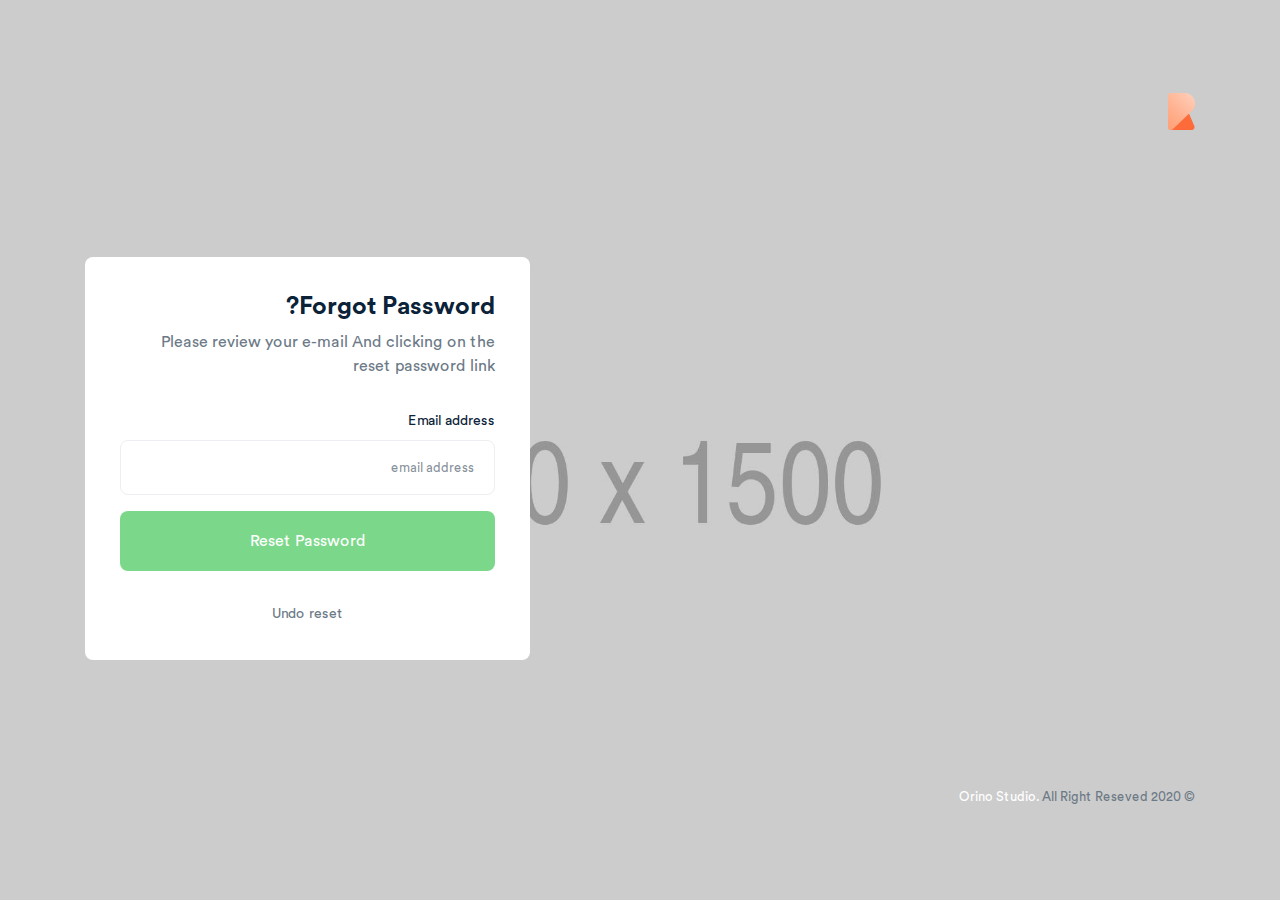
<file: rakon-template/html-rtl/account/forgot-2.html>
<!DOCTYPE html>
<html lang="en" class="h-100">

<head>
  <meta charset="UTF-8" />
  <meta http-equiv="Content-Type" content="text/html; charset=UTF-8" />
  <meta http-equiv="X-UA-Compatible" content="IE=edge" />
  <meta http-equiv="X-UA-Compatible" content="ie=edge" />
  <meta name="viewport" content="width=device-width, initial-scale=1.0" />
  <meta name="viewport" content="width=device-width, initial-scale=1.0" />
  <meta name="description"
    content="Welcome to Rakon Multi-Purpose HTML5 Templates RTL Supported, built with HTML, JS, SASS, CSS3 and jQuery, RTL Supported, Easy User Experience and Responsive to all devices" />
  <meta name="keywords"
    content="HTML, CSS, JavaScript, Bootstrap, jQuery, Rakon, Themeforest, Template, envato, SASS, SCSS, HTML5, landing page, SaaS Product, SaaS Modern,  MultiPurpose, Crypto, Currency, ICO, Hosting, Agency, Mobile, App, Interior, Charity" />
  <meta name="author" content="Rakon - Creative Multi-Purpose HTML5 Templates" />

  <title>Forgot Passowrd - Creative Multi-Purpose HTML5 Templates</title>
  <!-- favicon -->
  <link rel="shortcut icon" href="../../assets/img/favicon.ico" type="image/x-icon" />
  <!-- Bootstrap 4.5 -->
  <link rel="stylesheet" href="../../assets/css/bootstrap-rtl.min.css" type="text/css" />
  <!-- animate -->
  <link rel="stylesheet" href="../../assets/css/animate.css" type="text/css" />
  <!-- Swiper -->
  <link rel="stylesheet" href="../../assets/css/swiper.min.css" />
  <!-- icons -->
  <link rel="stylesheet" href="../../assets/css/icons.css" type="text/css" />
  <!-- aos -->
  <link rel="stylesheet" href="../../assets/css/aos.css" type="text/css" />
  <!-- main css -->
  <link rel="stylesheet" href="../../assets/css/main-rtl.css" type="text/css" />
  <!-- normalize -->
  <link rel="stylesheet" href="../../assets/css/normalize.css" type="text/css" />

  <!-- js for Brwoser -->
  <!--[if lt IE 9]>
      <script src="https://oss.maxcdn.com/html5shiv/3.7.2/html5shiv.min.js"></script>
      <script src="https://oss.maxcdn.com/respond/1.4.2/respond.min.js"></script>
    <![endif]-->

</head>

<body class="signup_full">

  <!-- Start item_brand -->
  <div class="item_brand">
    <div class="container">
      <a href="index.html">
        <img src="../../assets/img/logo-o.png" alt="">
      </a>
    </div>
  </div>
  <!-- End. item_brand -->

  <!-- Start form_signup_onek -->
  <section class="form_signup_one">
    <div class="container">
      <div class="row">
        <div class="col-md-7 col-lg-5 ml-auto">
          <div class="item_group">
            <form action="" class="row">
              <div class="col-12">
                <div class="title_sign">
                  <h2>Forgot Password?</h2>
                  <p>Please review your e-mail
                    And clicking on the reset password link</p>
                </div>
              </div>
              <div class="col-12">
                <div class="form-group">
                  <label>Email address</label>
                  <input type="email" class="form-control" placeholder="email address">
                </div>
              </div>
              <div class="col-12">
                <a href="#" class="btn w-100 btn_account bg-lightgreen c-white rounded-8">
                  Reset Password
                </a>
                <div class="google_sign margin-t-3">
                  <a href="" class="text-center w-100 d-inline-block font-s-14 c-gray">Undo reset</a>
                </div>
              </div>
            </form>
          </div>

        </div>
      </div>

    </div>
  </section>
  <!-- End.form_signup_one -->

  <!-- Start item_footer -->
  <div class="item_footer">
    <div class="container">
      <p>© 2020 <a href="https://themeforest.net/user/orinostu" target="_blank">Orino Studio.</a> All Right Reseved</p>
    </div>
  </div>
  <!-- End. item_footer -->


  <!-- Back to top with progress indicator-->
  <div class="prgoress_indicator">
    <svg class="progress-circle svg-content" width="100%" height="100%" viewBox="-1 -1 102 102">
      <path d="M50,1 a49,49 0 0,1 0,98 a49,49 0 0,1 0,-98" />
    </svg>
  </div>


  <!-- jquery -->
  <script src="../../assets/js/jquery-3.5.0.js" type="text/javascript"></script>
  <!-- jquery-migrate -->
  <script src="../../assets/js/jquery-migrate.min.js" type="text/javascript"></script>
  <!-- popper -->
  <script src="../../assets/js/popper.min.js" type="text/javascript"></script>
  <!-- bootstrap -->
  <script src="../../assets/js/bootstrap.min.js" type="text/javascript"></script>
  <!--
  ============
  vendor file
  ============
   -->
  <!-- particles -->
  <script src="../../assets/js/vendor/particles.min.js" type="text/javascript"></script>
  <!-- TweenMax -->
  <script src="../../assets/js/vendor/TweenMax.min.js" type="text/javascript"></script>
  <!-- ScrollMagic -->
  <script src="../../assets/js/vendor/ScrollMagic.js" type="text/javascript"></script>
  <!-- animation.gsap -->
  <script src="../../assets/js/vendor/animation.gsap.js" type="text/javascript"></script>
  <!-- addIndicators -->
  <script src="../../assets/js/vendor/debug.addIndicators.min.js" type="text/javascript"></script>
  <!-- Swiper js -->
  <script src="../../assets/js/vendor/swiper.min.js" type="text/javascript"></script>
  <!-- countdown -->
  <script src="../../assets/js/vendor/countdown.js" type="text/javascript"></script>
  <!-- simpleParallax -->
  <script src="../../assets/js/vendor/simpleParallax.min.js" type="text/javascript"></script>
  <!-- waypoints -->
  <script src="../../assets/js/vendor/waypoints.min.js" type="text/javascript"></script>
  <!-- counterup -->
  <script src="../../assets/js/vendor/jquery.counterup.min.js" type="text/javascript"></script>
  <!-- charming -->
  <script src="../../assets/js/vendor/charming.min.js" type="text/javascript"></script>
  <!-- imagesloaded -->
  <script src="../../assets/js/vendor/imagesloaded.pkgd.min.js" type="text/javascript"></script>
  <!-- BX-Slider -->
  <script src="../../assets/js/vendor/jquery.bxslider.min.js" type="text/javascript"></script>
  <!-- Sharer -->
  <script src="../../assets/js/vendor/sharer.js" type="text/javascript"></script>
  <!-- sticky -->
  <script src="../../assets/js/vendor/sticky.min.js" type="text/javascript"></script>
  <!-- Aos -->
  <script src="../../assets/js/vendor/aos.js" type="text/javascript"></script>
  <!-- main file -->
  <script src="../../assets/js/main.js" type="text/javascript"></script>
</body>

</html>
</file>
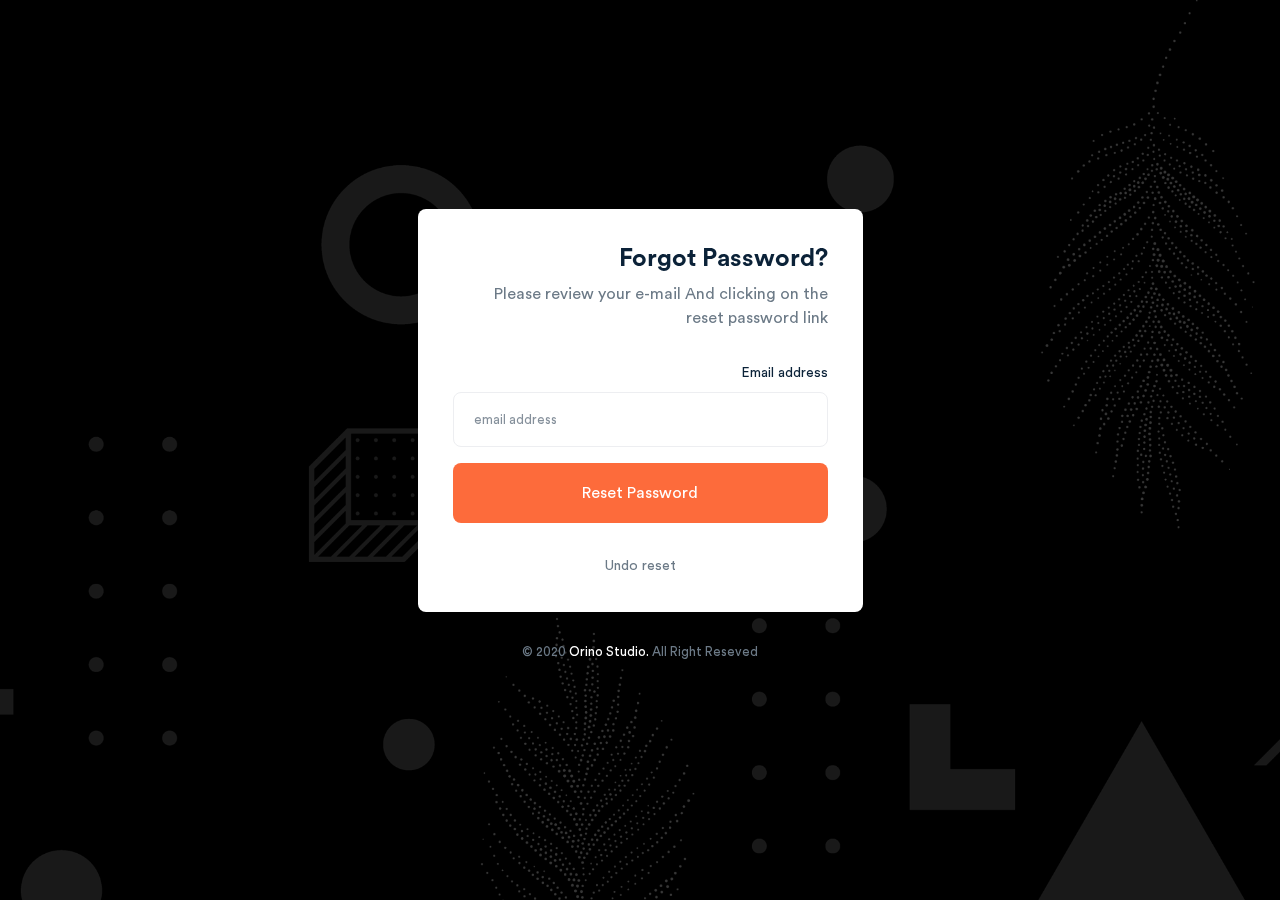
<file: rakon-template/html-rtl/account/forgot-3.html>
<!DOCTYPE html>
<html lang="en" class="h-100">

<head>
  <meta charset="UTF-8" />
  <meta http-equiv="Content-Type" content="text/html; charset=UTF-8" />
  <meta http-equiv="X-UA-Compatible" content="IE=edge" />
  <meta http-equiv="X-UA-Compatible" content="ie=edge" />
  <meta name="viewport" content="width=device-width, initial-scale=1.0" />
  <meta name="viewport" content="width=device-width, initial-scale=1.0" />
  <meta name="description"
    content="Welcome to Rakon Multi-Purpose HTML5 Templates RTL Supported, built with HTML, JS, SASS, CSS3 and jQuery, RTL Supported, Easy User Experience and Responsive to all devices" />
  <meta name="keywords"
    content="HTML, CSS, JavaScript, Bootstrap, jQuery, Rakon, Themeforest, Template, envato, SASS, SCSS, HTML5, landing page, SaaS Product, SaaS Modern,  MultiPurpose, Crypto, Currency, ICO, Hosting, Agency, Mobile, App, Interior, Charity" />
  <meta name="author" content="Rakon - Creative Multi-Purpose HTML5 Templates" />

  <title>Forgot Password - Creative Multi-Purpose HTML5 Templates</title>
  <!-- favicon -->
  <link rel="shortcut icon" href="../../assets/img/favicon.ico" type="image/x-icon" />
  <!-- Bootstrap 4.5 -->
  <link rel="stylesheet" href="../../assets/css/bootstrap-rtl.min.css" type="text/css" />
  <!-- animate -->
  <link rel="stylesheet" href="../../assets/css/animate.css" type="text/css" />
  <!-- Swiper -->
  <link rel="stylesheet" href="../../assets/css/swiper.min.css" />
  <!-- icons -->
  <link rel="stylesheet" href="../../assets/css/icons.css" type="text/css" />
  <!-- aos -->
  <link rel="stylesheet" href="../../assets/css/aos.css" type="text/css" />
  <!-- main css -->
  <link rel="stylesheet" href="../../assets/css/main.css" type="text/css" />
  <!-- normalize -->
  <link rel="stylesheet" href="../../assets/css/normalize.css" type="text/css" />

  <!-- js for Brwoser -->
  <!--[if lt IE 9]>
      <script src="https://oss.maxcdn.com/html5shiv/3.7.2/html5shiv.min.js"></script>
      <script src="https://oss.maxcdn.com/respond/1.4.2/respond.min.js"></script>
    <![endif]-->

</head>

<body class="signup_full bg_dark">

  <!-- Start form_signup_onek -->
  <section class="form_signup_one signup_two">
    <div class="container">
      <div class="row">

        <div class="col-md-7 col-lg-5 mx-auto">
          <div class="item_group">
            <form action="" class="row">
              <div class="col-12">
                <div class="title_sign">
                  <h2>Forgot Password?</h2>
                  <p>Please review your e-mail
                    And clicking on the reset password link</p>
                </div>
              </div>
              <div class="col-12">
                <div class="form-group">
                  <label>Email address</label>
                  <input type="email" class="form-control" placeholder="email address">
                </div>
              </div>

              <div class="col-12">
                <a href="#" class="btn w-100 btn_account bg-orange-red c-white rounded-8">
                  Reset Password
                </a>
                <div class="google_sign margin-t-3">
                  <a href="" class="text-center w-100 d-inline-block font-s-14 c-gray">Undo reset</a>
                </div>
              </div>

            </form>
          </div>

          <!-- Start item_footer -->
          <div class="item_footer text-center margin-t-3">
            <div class="container">
              <p>© 2020 <a href="https://themeforest.net/user/orinostu" target="_blank">Orino
                  Studio.</a>
                All Right Reseved
              </p>
            </div>
          </div>
          <!-- End. item_footer -->

        </div>
      </div>

    </div>
  </section>
  <!-- End.form_signup_one -->


  <!-- Back to top with progress indicator-->
  <div class="prgoress_indicator">
    <svg class="progress-circle svg-content" width="100%" height="100%" viewBox="-1 -1 102 102">
      <path d="M50,1 a49,49 0 0,1 0,98 a49,49 0 0,1 0,-98" />
    </svg>
  </div>


  <!-- jquery -->
  <script src="../../assets/js/jquery-3.5.0.js" type="text/javascript"></script>
  <!-- jquery-migrate -->
  <script src="../../assets/js/jquery-migrate.min.js" type="text/javascript"></script>
  <!-- popper -->
  <script src="../../assets/js/popper.min.js" type="text/javascript"></script>
  <!-- bootstrap -->
  <script src="../../assets/js/bootstrap.min.js" type="text/javascript"></script>
  <!--
  ============
  vendor file
  ============
   -->
  <!-- particles -->
  <script src="../../assets/js/vendor/particles.min.js" type="text/javascript"></script>
  <!-- TweenMax -->
  <script src="../../assets/js/vendor/TweenMax.min.js" type="text/javascript"></script>
  <!-- ScrollMagic -->
  <script src="../../assets/js/vendor/ScrollMagic.js" type="text/javascript"></script>
  <!-- animation.gsap -->
  <script src="../../assets/js/vendor/animation.gsap.js" type="text/javascript"></script>
  <!-- addIndicators -->
  <script src="../../assets/js/vendor/debug.addIndicators.min.js" type="text/javascript"></script>
  <!-- Swiper js -->
  <script src="../../assets/js/vendor/swiper.min.js" type="text/javascript"></script>
  <!-- countdown -->
  <script src="../../assets/js/vendor/countdown.js" type="text/javascript"></script>
  <!-- simpleParallax -->
  <script src="../../assets/js/vendor/simpleParallax.min.js" type="text/javascript"></script>
  <!-- waypoints -->
  <script src="../../assets/js/vendor/waypoints.min.js" type="text/javascript"></script>
  <!-- counterup -->
  <script src="../../assets/js/vendor/jquery.counterup.min.js" type="text/javascript"></script>
  <!-- charming -->
  <script src="../../assets/js/vendor/charming.min.js" type="text/javascript"></script>
  <!-- imagesloaded -->
  <script src="../../assets/js/vendor/imagesloaded.pkgd.min.js" type="text/javascript"></script>
  <!-- BX-Slider -->
  <script src="../../assets/js/vendor/jquery.bxslider.min.js" type="text/javascript"></script>
  <!-- Sharer -->
  <script src="../../assets/js/vendor/sharer.js" type="text/javascript"></script>
  <!-- sticky -->
  <script src="../../assets/js/vendor/sticky.min.js" type="text/javascript"></script>
  <!-- Aos -->
  <script src="../../assets/js/vendor/aos.js" type="text/javascript"></script>
  <!-- main file -->
  <script src="../../assets/js/main.js" type="text/javascript"></script>
</body>

</html>
</file>
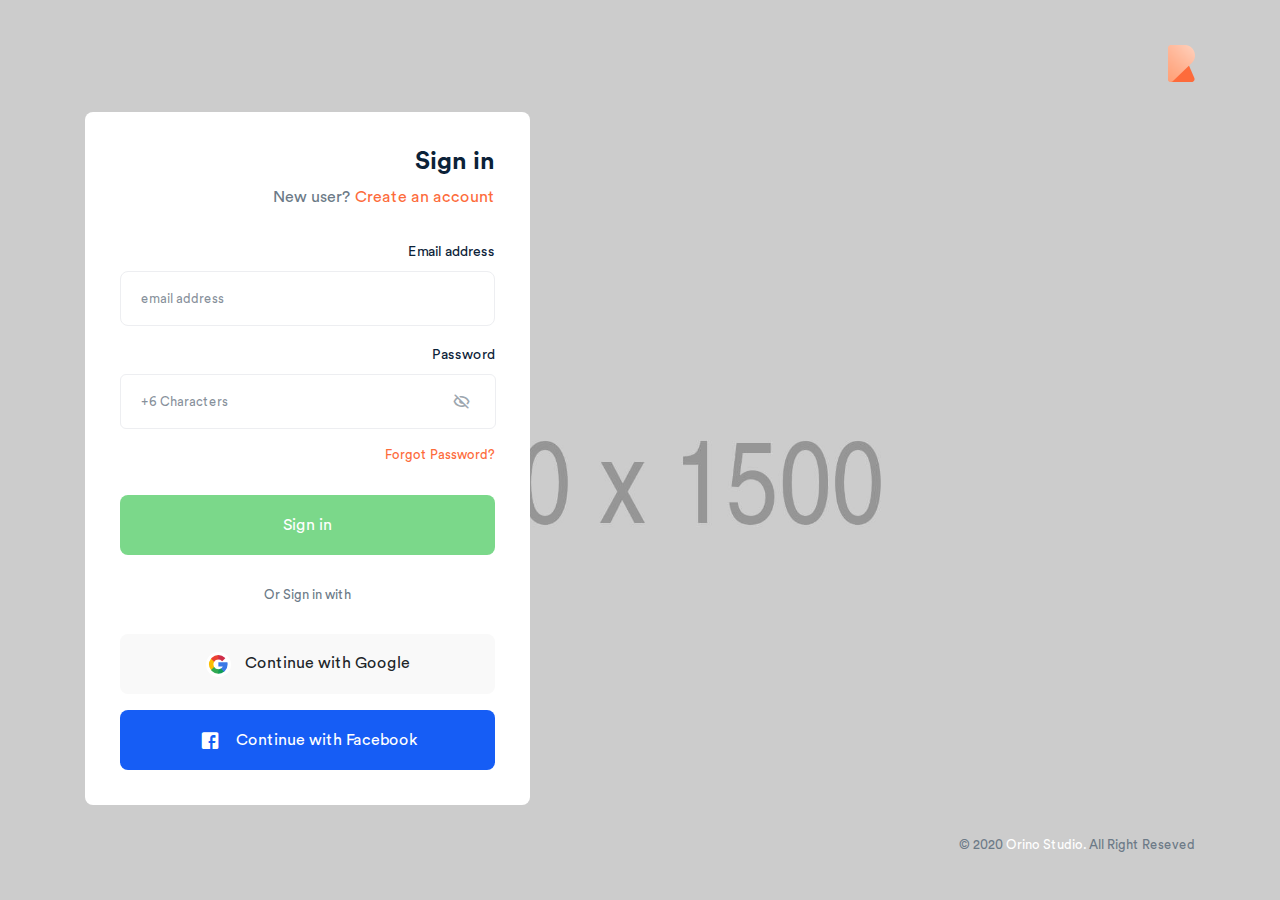
<file: rakon-template/html-rtl/account/signin-2.html>
<!DOCTYPE html>
<html lang="en" class="h-100">

<head>
  <meta charset="UTF-8" />
  <meta http-equiv="Content-Type" content="text/html; charset=UTF-8" />
  <meta http-equiv="X-UA-Compatible" content="IE=edge" />
  <meta http-equiv="X-UA-Compatible" content="ie=edge" />
  <meta name="viewport" content="width=device-width, initial-scale=1.0" />
  <meta name="viewport" content="width=device-width, initial-scale=1.0" />
  <meta name="description"
    content="Welcome to Rakon Multi-Purpose HTML5 Templates RTL Supported, built with HTML, JS, SASS, CSS3 and jQuery, RTL Supported, Easy User Experience and Responsive to all devices" />
  <meta name="keywords"
    content="HTML, CSS, JavaScript, Bootstrap, jQuery, Rakon, Themeforest, Template, envato, SASS, SCSS, HTML5, landing page, SaaS Product, SaaS Modern,  MultiPurpose, Crypto, Currency, ICO, Hosting, Agency, Mobile, App, Interior, Charity" />
  <meta name="author" content="Rakon - Creative Multi-Purpose HTML5 Templates" />

  <title>Sign in - Creative Multi-Purpose HTML5 Templates</title>
  <!-- favicon -->
  <link rel="shortcut icon" href="../../assets/img/favicon.ico" type="image/x-icon" />
  <!-- Bootstrap 4.5 -->
  <link rel="stylesheet" href="../../assets/css/bootstrap-rtl.min.css" type="text/css" />
  <!-- animate -->
  <link rel="stylesheet" href="../../assets/css/animate.css" type="text/css" />
  <!-- Swiper -->
  <link rel="stylesheet" href="../../assets/css/swiper.min.css" />
  <!-- icons -->
  <link rel="stylesheet" href="../../assets/css/icons.css" type="text/css" />
  <!-- aos -->
  <link rel="stylesheet" href="../../assets/css/aos.css" type="text/css" />
  <!-- main css -->
  <link rel="stylesheet" href="../../assets/css/main.css" type="text/css" />
  <!-- normalize -->
  <link rel="stylesheet" href="../../assets/css/normalize.css" type="text/css" />

  <!-- js for Brwoser -->
  <!--[if lt IE 9]>
      <script src="https://oss.maxcdn.com/html5shiv/3.7.2/html5shiv.min.js"></script>
      <script src="https://oss.maxcdn.com/respond/1.4.2/respond.min.js"></script>
    <![endif]-->

</head>

<body class="signup_full">

  <!-- Start item_brand -->
  <div class="item_brand">
    <div class="container">
      <a href="index.html">
        <img src="../../assets/img/logo-o.png" alt="">
      </a>
    </div>
  </div>
  <!-- End. item_brand -->

  <!-- Start form_signup_onek -->
  <section class="form_signup_one">
    <div class="container">
      <div class="row">
        <div class="col-md-7 col-lg-5 ml-auto">
          <div class="item_group">
            <form action="" class="row">
              <div class="col-12">
                <div class="title_sign">
                  <h2>Sign in</h2>
                  <p>New user? <a href="signup-2.html">Create an account</a></p>
                </div>
              </div>
              <div class="col-12">
                <div class="form-group">
                  <label>Email address</label>
                  <input type="email" class="form-control" placeholder="email address">
                </div>
              </div>

              <div class="col-md-12">
                <div class="form-group --password" id="show_hide_password">
                  <label>Password</label>
                  <div class="input-group">
                    <input type="password" class="form-control" data-toggle="password" placeholder="+6 Characters"
                      required="" />
                    <div class="input-group-prepend hide_show">
                      <a href=""><span class="input-group-text tio hidden_outlined"></span></a>
                    </div>
                  </div>
                </div>
                <a href="forgot-2.html" class="d-flex justify-content-end font-s-13 c-orange-red">Forgot Password?</a>
              </div>
              <div class="col-12">
                <a href="#" class="btn w-100 margin-t-3 btn_account bg-lightgreen c-white rounded-8">
                  Sign in
                </a>

                <div class="google_sign margin-t-3">
                  <p class="text-center font-s-13 c-gray margin-my-3">Or Sign in with</p>
                  <button type="button" class="btn btn_social rounded-8 mb-3">
                    <svg xmlns="http://www.w3.org/2000/svg" width="25" height="25" viewBox="0 0 25 25">
                      <g id="Group_6390" data-name="Group 6390" transform="translate(-595 -504)">
                        <circle id="Ellipse_227" data-name="Ellipse 227" cx="12.5" cy="12.5" r="12.5"
                          transform="translate(595 504)" fill="#fff" />
                        <g id="brands-and-logotypes" transform="translate(598.096 507.096)">
                          <path id="Path_1609" data-name="Path 1609"
                            d="M4.344,105.854a4.893,4.893,0,0,1,.693-2.515v-3.124H1.912a9.272,9.272,0,0,0,0,11.279H5.036v-3.124A4.893,4.893,0,0,1,4.344,105.854Z"
                            transform="translate(0 -96.587)" fill="#fbbd00" />
                          <path id="Path_1610" data-name="Path 1610"
                            d="M198.172,373.65,196,375.822l2.172,2.172a9.2,9.2,0,0,0,5.639-1.912v-3.121H200.69A4.922,4.922,0,0,1,198.172,373.65Z"
                            transform="translate(-188.905 -359.46)" fill="#0f9d58" />
                          <path id="Path_1611" data-name="Path 1611"
                            d="M55.947,325.477,52.823,328.6a9.415,9.415,0,0,0,.8.913,9.207,9.207,0,0,0,6.553,2.714v-4.344A4.925,4.925,0,0,1,55.947,325.477Z"
                            transform="translate(-50.911 -313.695)" fill="#31aa52" />
                          <path id="Path_1612" data-name="Path 1612"
                            d="M265.267,199.448a9.351,9.351,0,0,0-.152-1.679l-.082-.445H256v4.344h4.4a4.9,4.9,0,0,1-1.878,2.014l3.121,3.121a9.417,9.417,0,0,0,.913-.8A9.206,9.206,0,0,0,265.267,199.448Z"
                            transform="translate(-246.733 -190.181)" fill="#3c79e6" />
                          <path id="Path_1613" data-name="Path 1613"
                            d="M201.653,5.786l.384.384L205.109,3.1l-.384-.384A9.206,9.206,0,0,0,198.172,0L196,2.172l2.172,2.172A4.891,4.891,0,0,1,201.653,5.786Z"
                            transform="translate(-188.905 0)" fill="#cf2d48" />
                          <path id="Path_1614" data-name="Path 1614"
                            d="M60.177,4.344V0a9.207,9.207,0,0,0-6.553,2.714,9.406,9.406,0,0,0-.8.913l3.124,3.124A4.925,4.925,0,0,1,60.177,4.344Z"
                            transform="translate(-50.91 0)" fill="#eb4132" />
                        </g>
                      </g>
                    </svg>
                    Continue with Google
                  </button>

                  <button type="button" class="btn btn_social rounded-8 bg-blue c-white">
                    <i class="tio facebook_square"></i>
                    Continue with Facebook
                  </button>

                </div>

              </div>
            </form>
          </div>

        </div>
      </div>

    </div>
  </section>
  <!-- End.form_signup_one -->

  <!-- Start item_footer -->
  <div class="item_footer">
    <div class="container">
      <p>© 2020 <a href="https://themeforest.net/user/orinostu" target="_blank">Orino Studio.</a> All Right Reseved</p>
    </div>
  </div>
  <!-- End. item_footer -->


  <!-- Back to top with progress indicator-->
  <div class="prgoress_indicator">
    <svg class="progress-circle svg-content" width="100%" height="100%" viewBox="-1 -1 102 102">
      <path d="M50,1 a49,49 0 0,1 0,98 a49,49 0 0,1 0,-98" />
    </svg>
  </div>


  <!-- jquery -->
  <script src="../../assets/js/jquery-3.5.0.js" type="text/javascript"></script>
  <!-- jquery-migrate -->
  <script src="../../assets/js/jquery-migrate.min.js" type="text/javascript"></script>
  <!-- popper -->
  <script src="../../assets/js/popper.min.js" type="text/javascript"></script>
  <!-- bootstrap -->
  <script src="../../assets/js/bootstrap.min.js" type="text/javascript"></script>
  <!--
  ============
  vendor file
  ============
   -->
  <!-- particles -->
  <script src="../../assets/js/vendor/particles.min.js" type="text/javascript"></script>
  <!-- TweenMax -->
  <script src="../../assets/js/vendor/TweenMax.min.js" type="text/javascript"></script>
  <!-- ScrollMagic -->
  <script src="../../assets/js/vendor/ScrollMagic.js" type="text/javascript"></script>
  <!-- animation.gsap -->
  <script src="../../assets/js/vendor/animation.gsap.js" type="text/javascript"></script>
  <!-- addIndicators -->
  <script src="../../assets/js/vendor/debug.addIndicators.min.js" type="text/javascript"></script>
  <!-- Swiper js -->
  <script src="../../assets/js/vendor/swiper.min.js" type="text/javascript"></script>
  <!-- countdown -->
  <script src="../../assets/js/vendor/countdown.js" type="text/javascript"></script>
  <!-- simpleParallax -->
  <script src="../../assets/js/vendor/simpleParallax.min.js" type="text/javascript"></script>
  <!-- waypoints -->
  <script src="../../assets/js/vendor/waypoints.min.js" type="text/javascript"></script>
  <!-- counterup -->
  <script src="../../assets/js/vendor/jquery.counterup.min.js" type="text/javascript"></script>
  <!-- charming -->
  <script src="../../assets/js/vendor/charming.min.js" type="text/javascript"></script>
  <!-- imagesloaded -->
  <script src="../../assets/js/vendor/imagesloaded.pkgd.min.js" type="text/javascript"></script>
  <!-- BX-Slider -->
  <script src="../../assets/js/vendor/jquery.bxslider.min.js" type="text/javascript"></script>
  <!-- Sharer -->
  <script src="../../assets/js/vendor/sharer.js" type="text/javascript"></script>
  <!-- sticky -->
  <script src="../../assets/js/vendor/sticky.min.js" type="text/javascript"></script>
  <!-- Aos -->
  <script src="../../assets/js/vendor/aos.js" type="text/javascript"></script>
  <!-- main file -->
  <script src="../../assets/js/main.js" type="text/javascript"></script>
</body>

</html>
</file>
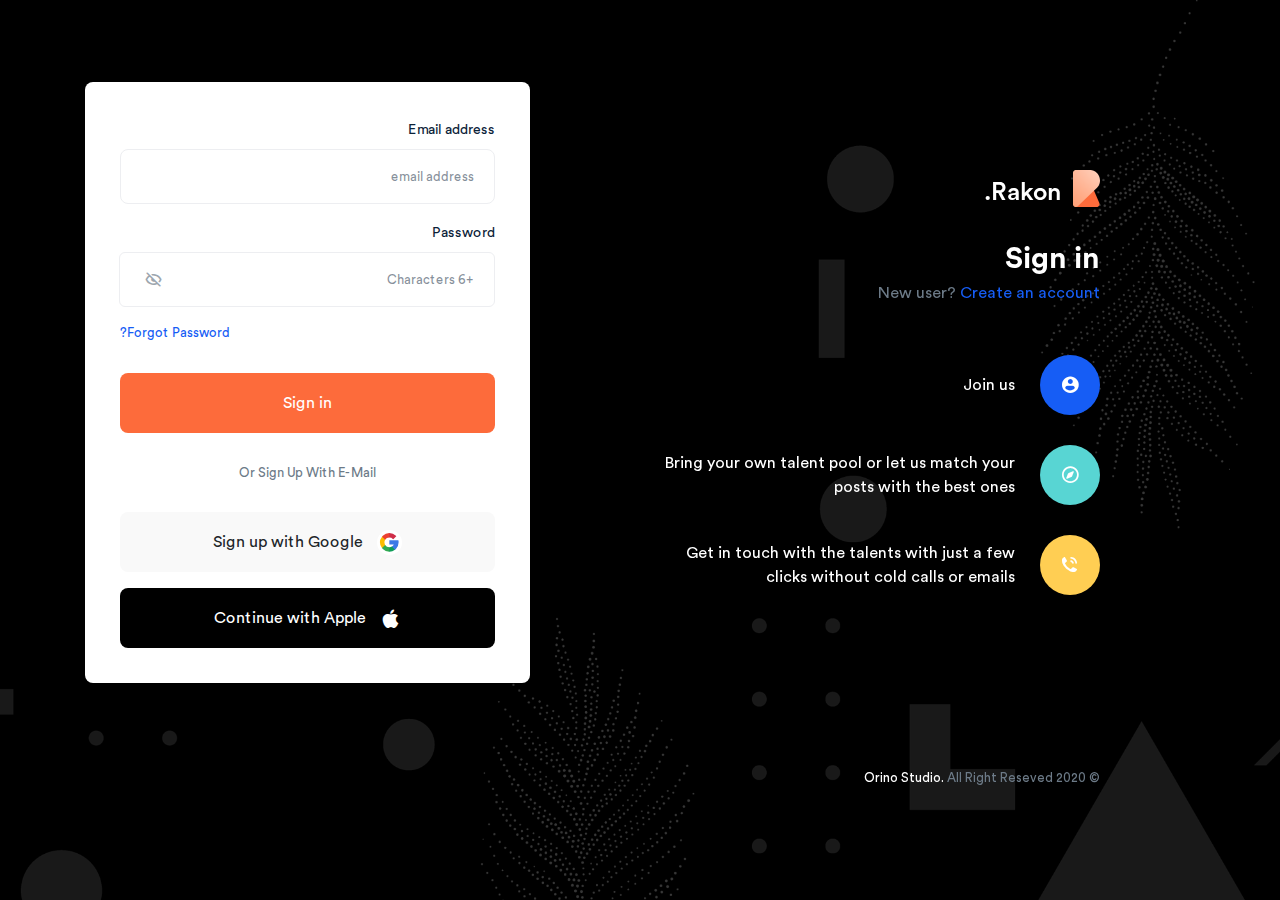
<file: rakon-template/html-rtl/account/signin-3.html>
<!DOCTYPE html>
<html lang="en" class="h-100">

<head>
  <meta charset="UTF-8" />
  <meta http-equiv="Content-Type" content="text/html; charset=UTF-8" />
  <meta http-equiv="X-UA-Compatible" content="IE=edge" />
  <meta http-equiv="X-UA-Compatible" content="ie=edge" />
  <meta name="viewport" content="width=device-width, initial-scale=1.0" />
  <meta name="viewport" content="width=device-width, initial-scale=1.0" />
  <meta name="description"
    content="Welcome to Rakon Multi-Purpose HTML5 Templates RTL Supported, built with HTML, JS, SASS, CSS3 and jQuery, RTL Supported, Easy User Experience and Responsive to all devices" />
  <meta name="keywords"
    content="HTML, CSS, JavaScript, Bootstrap, jQuery, Rakon, Themeforest, Template, envato, SASS, SCSS, HTML5, landing page, SaaS Product, SaaS Modern,  MultiPurpose, Crypto, Currency, ICO, Hosting, Agency, Mobile, App, Interior, Charity" />
  <meta name="author" content="Rakon - Creative Multi-Purpose HTML5 Templates" />

  <title>Sign in - Creative Multi-Purpose HTML5 Templates</title>
  <!-- favicon -->
  <link rel="shortcut icon" href="../../assets/img/favicon.ico" type="image/x-icon" />
  <!-- Bootstrap 4.5 -->
  <link rel="stylesheet" href="../../assets/css/bootstrap-rtl.min.css" type="text/css" />
  <!-- animate -->
  <link rel="stylesheet" href="../../assets/css/animate.css" type="text/css" />
  <!-- Swiper -->
  <link rel="stylesheet" href="../../assets/css/swiper.min.css" />
  <!-- icons -->
  <link rel="stylesheet" href="../../assets/css/icons.css" type="text/css" />
  <!-- aos -->
  <link rel="stylesheet" href="../../assets/css/aos.css" type="text/css" />
  <!-- main css -->
  <link rel="stylesheet" href="../../assets/css/main-rtl.css" type="text/css" />
  <!-- normalize -->
  <link rel="stylesheet" href="../../assets/css/normalize.css" type="text/css" />

  <!-- js for Brwoser -->
  <!--[if lt IE 9]>
      <script src="https://oss.maxcdn.com/html5shiv/3.7.2/html5shiv.min.js"></script>
      <script src="https://oss.maxcdn.com/respond/1.4.2/respond.min.js"></script>
    <![endif]-->

</head>

<body class="signup_full bg_dark">

  <!-- Start form_signup_onek -->
  <section class="form_signup_one signup_two">
    <div class="container">
      <div class="row">
        <div class="col-lg-5 offset-1 my-auto">

          <div class="item_brand margin-b-3">
            <a href="index.html">
              <img class="mr-2" src="../../assets/img/logo-o.png" alt="">
              <span>Rakon.</span>
            </a>
          </div>

          <div class="title_sections margin-b-5">
            <h2 class="c-white mb-1">Sign in</h2>
            <p class="c-gray">New user? <a href="signup-3.html" class="c-blue">Create an account</a></p>
          </div>

          <div class="list__point">
            <div class="item media">
              <div class="icob">
                <i class="tio account_circle"></i>
              </div>
              <div class="media-body my-auto">
                <p>Join us</p>
              </div>
            </div>
            <div class="item media">
              <div class="icob">
                <i class="tio explore_outlined"></i>
              </div>
              <div class="media-body my-auto">
                <p>Bring your own talent pool or let us
                  match your posts with the best ones</p>
              </div>
            </div>
            <div class="item media">
              <div class="icob">
                <i class="tio call_talking"></i>
              </div>
              <div class="media-body my-auto">
                <p>Get in touch with the talents with just a few clicks without cold calls or emails</p>
              </div>
            </div>
          </div>

        </div>
        <div class="col-md-7 col-lg-5 ml-lg-auto">
          <div class="item_group">
            <form action="" class="row">

              <div class="col-12">
                <div class="form-group">
                  <label>Email address</label>
                  <input type="email" class="form-control" placeholder="email address">
                </div>
              </div>

              <div class="col-md-12">
                <div class="form-group --password" id="show_hide_password">
                  <label>Password</label>
                  <div class="input-group">
                    <input type="password" class="form-control" data-toggle="password" placeholder="+6 Characters"
                      required="" />
                    <div class="input-group-prepend hide_show">
                      <a href=""><span class="input-group-text tio hidden_outlined"></span></a>
                    </div>
                  </div>
                </div>
                <a href="forgot-3.html" class="d-flex justify-content-end font-s-13 c-blue">Forgot Password?</a>
              </div>

              <div class="col-12">
                <a href="#" class="btn w-100 margin-t-3 btn_account bg-orange-red c-white rounded-8">
                  Sign in
                </a>
              </div>
              <div class="col-12">
                <div class="google_sign margin-t-3">
                  <p class="text-center font-s-13 c-gray margin-b-3">Or Sign Up With E-Mail</p>
                  <button type="button" class="btn btn_social rounded-8 mb-3">
                    <svg xmlns="http://www.w3.org/2000/svg" width="25" height="25" viewBox="0 0 25 25">
                      <g id="Group_6390" data-name="Group 6390" transform="translate(-595 -504)">
                        <circle id="Ellipse_227" data-name="Ellipse 227" cx="12.5" cy="12.5" r="12.5"
                          transform="translate(595 504)" fill="#fff" />
                        <g id="brands-and-logotypes" transform="translate(598.096 507.096)">
                          <path id="Path_1609" data-name="Path 1609"
                            d="M4.344,105.854a4.893,4.893,0,0,1,.693-2.515v-3.124H1.912a9.272,9.272,0,0,0,0,11.279H5.036v-3.124A4.893,4.893,0,0,1,4.344,105.854Z"
                            transform="translate(0 -96.587)" fill="#fbbd00" />
                          <path id="Path_1610" data-name="Path 1610"
                            d="M198.172,373.65,196,375.822l2.172,2.172a9.2,9.2,0,0,0,5.639-1.912v-3.121H200.69A4.922,4.922,0,0,1,198.172,373.65Z"
                            transform="translate(-188.905 -359.46)" fill="#0f9d58" />
                          <path id="Path_1611" data-name="Path 1611"
                            d="M55.947,325.477,52.823,328.6a9.415,9.415,0,0,0,.8.913,9.207,9.207,0,0,0,6.553,2.714v-4.344A4.925,4.925,0,0,1,55.947,325.477Z"
                            transform="translate(-50.911 -313.695)" fill="#31aa52" />
                          <path id="Path_1612" data-name="Path 1612"
                            d="M265.267,199.448a9.351,9.351,0,0,0-.152-1.679l-.082-.445H256v4.344h4.4a4.9,4.9,0,0,1-1.878,2.014l3.121,3.121a9.417,9.417,0,0,0,.913-.8A9.206,9.206,0,0,0,265.267,199.448Z"
                            transform="translate(-246.733 -190.181)" fill="#3c79e6" />
                          <path id="Path_1613" data-name="Path 1613"
                            d="M201.653,5.786l.384.384L205.109,3.1l-.384-.384A9.206,9.206,0,0,0,198.172,0L196,2.172l2.172,2.172A4.891,4.891,0,0,1,201.653,5.786Z"
                            transform="translate(-188.905 0)" fill="#cf2d48" />
                          <path id="Path_1614" data-name="Path 1614"
                            d="M60.177,4.344V0a9.207,9.207,0,0,0-6.553,2.714,9.406,9.406,0,0,0-.8.913l3.124,3.124A4.925,4.925,0,0,1,60.177,4.344Z"
                            transform="translate(-50.91 0)" fill="#eb4132" />
                        </g>
                      </g>
                    </svg>
                    Sign up with Google
                  </button>

                  <button type="button" class="btn btn_social rounded-8 bg-black c-white">
                    <i class="tio apple"></i>
                    Continue with Apple
                  </button>

                </div>
              </div>


            </form>
          </div>

        </div>
      </div>

    </div>
  </section>
  <!-- End.form_signup_one -->

  <!-- Start item_footer -->
  <div class="item_footer">
    <div class="container">
      <div class="row">
        <div class="col-lg-5 offset-lg-1">
          <p>© 2020 <a href="https://themeforest.net/user/orinostu" target="_blank">Orino Studio.</a> All Right Reseved
          </p>
        </div>
      </div>
    </div>
  </div>
  <!-- End. item_footer -->


  <!-- Back to top with progress indicator-->
  <div class="prgoress_indicator">
    <svg class="progress-circle svg-content" width="100%" height="100%" viewBox="-1 -1 102 102">
      <path d="M50,1 a49,49 0 0,1 0,98 a49,49 0 0,1 0,-98" />
    </svg>
  </div>

  <!-- jquery -->
  <script src="../../assets/js/jquery-3.5.0.js" type="text/javascript"></script>
  <!-- jquery-migrate -->
  <script src="../../assets/js/jquery-migrate.min.js" type="text/javascript"></script>
  <!-- popper -->
  <script src="../../assets/js/popper.min.js" type="text/javascript"></script>
  <!-- bootstrap -->
  <script src="../../assets/js/bootstrap.min.js" type="text/javascript"></script>
  <!--
  ============
  vendor file
  ============
   -->
  <!-- particles -->
  <script src="../../assets/js/vendor/particles.min.js" type="text/javascript"></script>
  <!-- TweenMax -->
  <script src="../../assets/js/vendor/TweenMax.min.js" type="text/javascript"></script>
  <!-- ScrollMagic -->
  <script src="../../assets/js/vendor/ScrollMagic.js" type="text/javascript"></script>
  <!-- animation.gsap -->
  <script src="../../assets/js/vendor/animation.gsap.js" type="text/javascript"></script>
  <!-- addIndicators -->
  <script src="../../assets/js/vendor/debug.addIndicators.min.js" type="text/javascript"></script>
  <!-- Swiper js -->
  <script src="../../assets/js/vendor/swiper.min.js" type="text/javascript"></script>
  <!-- countdown -->
  <script src="../../assets/js/vendor/countdown.js" type="text/javascript"></script>
  <!-- simpleParallax -->
  <script src="../../assets/js/vendor/simpleParallax.min.js" type="text/javascript"></script>
  <!-- waypoints -->
  <script src="../../assets/js/vendor/waypoints.min.js" type="text/javascript"></script>
  <!-- counterup -->
  <script src="../../assets/js/vendor/jquery.counterup.min.js" type="text/javascript"></script>
  <!-- charming -->
  <script src="../../assets/js/vendor/charming.min.js" type="text/javascript"></script>
  <!-- imagesloaded -->
  <script src="../../assets/js/vendor/imagesloaded.pkgd.min.js" type="text/javascript"></script>
  <!-- BX-Slider -->
  <script src="../../assets/js/vendor/jquery.bxslider.min.js" type="text/javascript"></script>
  <!-- Sharer -->
  <script src="../../assets/js/vendor/sharer.js" type="text/javascript"></script>
  <!-- sticky -->
  <script src="../../assets/js/vendor/sticky.min.js" type="text/javascript"></script>
  <!-- Aos -->
  <script src="../../assets/js/vendor/aos.js" type="text/javascript"></script>
  <!-- main file -->
  <script src="../../assets/js/main.js" type="text/javascript"></script>
</body>

</html>
</file>
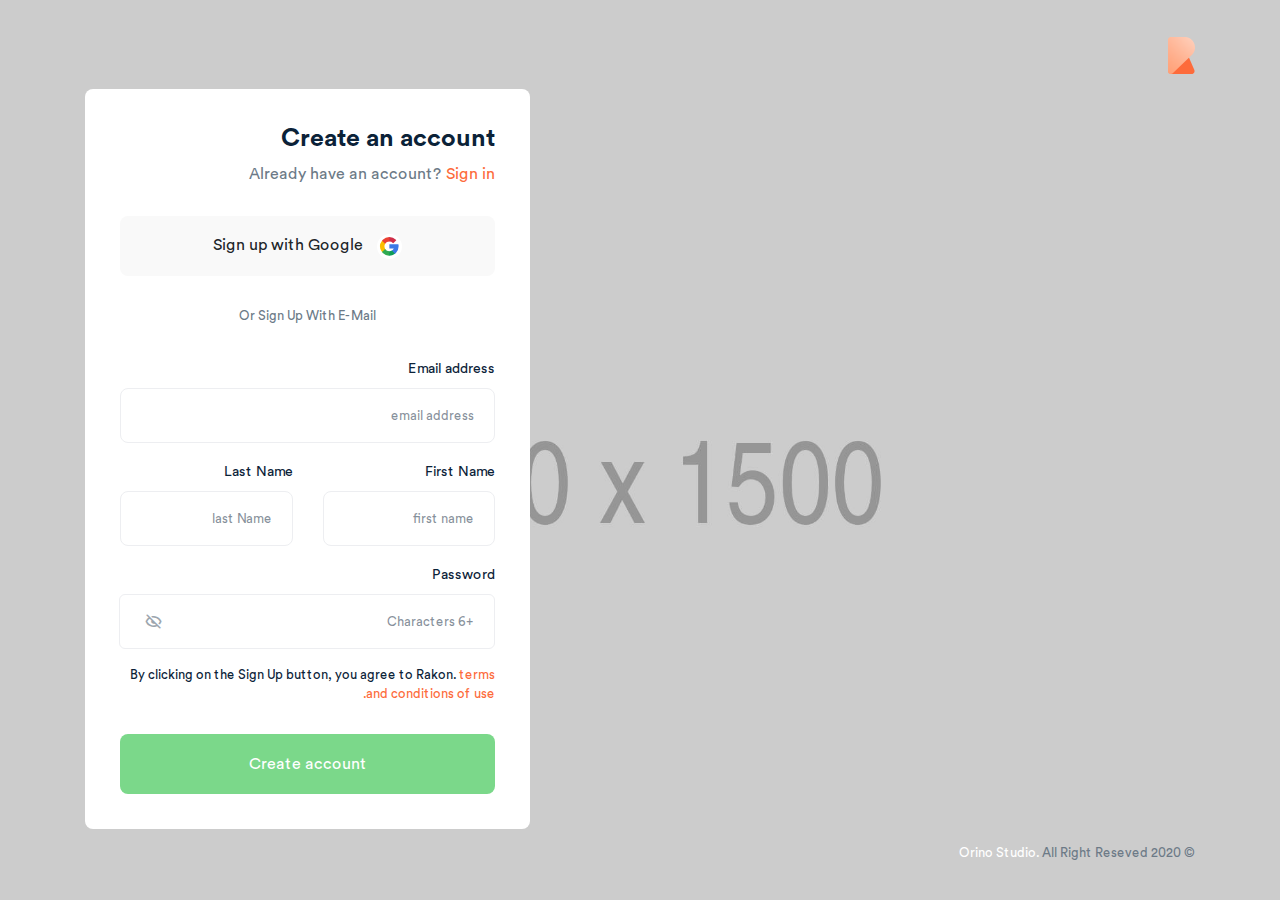
<file: rakon-template/html-rtl/account/signup-2.html>
<!DOCTYPE html>
<html lang="en" class="h-100">

<head>
  <meta charset="UTF-8" />
  <meta http-equiv="Content-Type" content="text/html; charset=UTF-8" />
  <meta http-equiv="X-UA-Compatible" content="IE=edge" />
  <meta http-equiv="X-UA-Compatible" content="ie=edge" />
  <meta name="viewport" content="width=device-width, initial-scale=1.0" />
  <meta name="viewport" content="width=device-width, initial-scale=1.0" />
  <meta name="description"
    content="Welcome to Rakon Multi-Purpose HTML5 Templates RTL Supported, built with HTML, JS, SASS, CSS3 and jQuery, RTL Supported, Easy User Experience and Responsive to all devices" />
  <meta name="keywords"
    content="HTML, CSS, JavaScript, Bootstrap, jQuery, Rakon, Themeforest, Template, envato, SASS, SCSS, HTML5, landing page, SaaS Product, SaaS Modern,  MultiPurpose, Crypto, Currency, ICO, Hosting, Agency, Mobile, App, Interior, Charity" />
  <meta name="author" content="Rakon - Creative Multi-Purpose HTML5 Templates" />

  <title>Sign up - Creative Multi-Purpose HTML5 Templates</title>
  <!-- favicon -->
  <link rel="shortcut icon" href="../../assets/img/favicon.ico" type="image/x-icon" />
  <!-- Bootstrap 4.5 -->
  <link rel="stylesheet" href="../../assets/css/bootstrap-rtl.min.css" type="text/css" />
  <!-- animate -->
  <link rel="stylesheet" href="../../assets/css/animate.css" type="text/css" />
  <!-- Swiper -->
  <link rel="stylesheet" href="../../assets/css/swiper.min.css" />
  <!-- icons -->
  <link rel="stylesheet" href="../../assets/css/icons.css" type="text/css" />
  <!-- aos -->
  <link rel="stylesheet" href="../../assets/css/aos.css" type="text/css" />
  <!-- main css -->
  <link rel="stylesheet" href="../../assets/css/main-rtl.css" type="text/css" />
  <!-- normalize -->
  <link rel="stylesheet" href="../../assets/css/normalize.css" type="text/css" />

  <!-- js for Brwoser -->
  <!--[if lt IE 9]>
      <script src="https://oss.maxcdn.com/html5shiv/3.7.2/html5shiv.min.js"></script>
      <script src="https://oss.maxcdn.com/respond/1.4.2/respond.min.js"></script>
    <![endif]-->

</head>

<body class="signup_full">

  <!-- Start item_brand -->
  <div class="item_brand">
    <div class="container">
      <a href="index.html">
        <img src="../../assets/img/logo-o.png" alt="">
      </a>
    </div>
  </div>
  <!-- End. item_brand -->

  <!-- Start form_signup_onek -->
  <section class="form_signup_one">
    <div class="container">
      <div class="row">
        <div class="col-md-7 col-lg-5 ml-auto">
          <div class="item_group">
            <form action="" class="row">
              <div class="col-12">
                <div class="title_sign">
                  <h2>Create an account</h2>
                  <p>Already have an account? <a href="signin-2.html">Sign in</a></p>
                </div>

                <div class="google_sign">
                  <button type="button" class="btn btn_social rounded-8">
                    <svg xmlns="http://www.w3.org/2000/svg" width="25" height="25" viewBox="0 0 25 25">
                      <g id="Group_6390" data-name="Group 6390" transform="translate(-595 -504)">
                        <circle id="Ellipse_227" data-name="Ellipse 227" cx="12.5" cy="12.5" r="12.5"
                          transform="translate(595 504)" fill="#fff" />
                        <g id="brands-and-logotypes" transform="translate(598.096 507.096)">
                          <path id="Path_1609" data-name="Path 1609"
                            d="M4.344,105.854a4.893,4.893,0,0,1,.693-2.515v-3.124H1.912a9.272,9.272,0,0,0,0,11.279H5.036v-3.124A4.893,4.893,0,0,1,4.344,105.854Z"
                            transform="translate(0 -96.587)" fill="#fbbd00" />
                          <path id="Path_1610" data-name="Path 1610"
                            d="M198.172,373.65,196,375.822l2.172,2.172a9.2,9.2,0,0,0,5.639-1.912v-3.121H200.69A4.922,4.922,0,0,1,198.172,373.65Z"
                            transform="translate(-188.905 -359.46)" fill="#0f9d58" />
                          <path id="Path_1611" data-name="Path 1611"
                            d="M55.947,325.477,52.823,328.6a9.415,9.415,0,0,0,.8.913,9.207,9.207,0,0,0,6.553,2.714v-4.344A4.925,4.925,0,0,1,55.947,325.477Z"
                            transform="translate(-50.911 -313.695)" fill="#31aa52" />
                          <path id="Path_1612" data-name="Path 1612"
                            d="M265.267,199.448a9.351,9.351,0,0,0-.152-1.679l-.082-.445H256v4.344h4.4a4.9,4.9,0,0,1-1.878,2.014l3.121,3.121a9.417,9.417,0,0,0,.913-.8A9.206,9.206,0,0,0,265.267,199.448Z"
                            transform="translate(-246.733 -190.181)" fill="#3c79e6" />
                          <path id="Path_1613" data-name="Path 1613"
                            d="M201.653,5.786l.384.384L205.109,3.1l-.384-.384A9.206,9.206,0,0,0,198.172,0L196,2.172l2.172,2.172A4.891,4.891,0,0,1,201.653,5.786Z"
                            transform="translate(-188.905 0)" fill="#cf2d48" />
                          <path id="Path_1614" data-name="Path 1614"
                            d="M60.177,4.344V0a9.207,9.207,0,0,0-6.553,2.714,9.406,9.406,0,0,0-.8.913l3.124,3.124A4.925,4.925,0,0,1,60.177,4.344Z"
                            transform="translate(-50.91 0)" fill="#eb4132" />
                        </g>
                      </g>
                    </svg>
                    Sign up with Google
                  </button>
                  <p class="text-center font-s-13 c-gray margin-my-3">Or Sign Up With E-Mail</p>
                </div>
              </div>
              <div class="col-12">
                <div class="form-group">
                  <label>Email address</label>
                  <input type="email" class="form-control" placeholder="email address">
                </div>
              </div>
              <div class="col-md-6">
                <div class="form-group">
                  <label>First Name</label>
                  <input type="text" class="form-control" placeholder="first name">
                </div>
              </div>
              <div class="col-md-6">
                <div class="form-group">
                  <label>Last Name</label>
                  <input type="text" class="form-control" placeholder="last Name">
                </div>
              </div>
              <div class="col-md-12">
                <div class="form-group --password" id="show_hide_password">
                  <label>Password</label>
                  <div class="input-group">
                    <input type="password" class="form-control" data-toggle="password" placeholder="+6 Characters"
                      required="" />
                    <div class="input-group-prepend hide_show">
                      <a href=""><span class="input-group-text tio hidden_outlined"></span></a>
                    </div>
                  </div>
                </div>
              </div>
              <div class="col-12">
                <p class="font-s-13 mb-0">
                  By clicking on the Sign Up button, you agree to Rakon.
                  <a href="#" target="_blank" class="c-orange-red">
                    terms and conditions of use.
                  </a>
                </p>

                <a href="#" class="btn w-100 margin-t-3 btn_account bg-lightgreen c-white rounded-8">
                  Create
                  account
                </a>
              </div>
            </form>
          </div>

        </div>
      </div>

    </div>
  </section>
  <!-- End.form_signup_one -->

  <!-- Start item_brand -->
  <div class="item_footer">
    <div class="container">
      <p>© 2020 <a href="https://themeforest.net/user/orinostu" target="_blank">Orino Studio.</a> All Right Reseved</p>
    </div>
  </div>
  <!-- End. item_brand -->


  <!-- Back to top with progress indicator-->
  <div class="prgoress_indicator">
    <svg class="progress-circle svg-content" width="100%" height="100%" viewBox="-1 -1 102 102">
      <path d="M50,1 a49,49 0 0,1 0,98 a49,49 0 0,1 0,-98" />
    </svg>
  </div>

  <!-- jquery -->
  <script src="../../assets/js/jquery-3.5.0.js" type="text/javascript"></script>
  <!-- jquery-migrate -->
  <script src="../../assets/js/jquery-migrate.min.js" type="text/javascript"></script>
  <!-- popper -->
  <script src="../../assets/js/popper.min.js" type="text/javascript"></script>
  <!-- bootstrap -->
  <script src="../../assets/js/bootstrap.min.js" type="text/javascript"></script>
  <!--
  ============
  vendor file
  ============
   -->
  <!-- particles -->
  <script src="../../assets/js/vendor/particles.min.js" type="text/javascript"></script>
  <!-- TweenMax -->
  <script src="../../assets/js/vendor/TweenMax.min.js" type="text/javascript"></script>
  <!-- ScrollMagic -->
  <script src="../../assets/js/vendor/ScrollMagic.js" type="text/javascript"></script>
  <!-- animation.gsap -->
  <script src="../../assets/js/vendor/animation.gsap.js" type="text/javascript"></script>
  <!-- addIndicators -->
  <script src="../../assets/js/vendor/debug.addIndicators.min.js" type="text/javascript"></script>
  <!-- Swiper js -->
  <script src="../../assets/js/vendor/swiper.min.js" type="text/javascript"></script>
  <!-- countdown -->
  <script src="../../assets/js/vendor/countdown.js" type="text/javascript"></script>
  <!-- simpleParallax -->
  <script src="../../assets/js/vendor/simpleParallax.min.js" type="text/javascript"></script>
  <!-- waypoints -->
  <script src="../../assets/js/vendor/waypoints.min.js" type="text/javascript"></script>
  <!-- counterup -->
  <script src="../../assets/js/vendor/jquery.counterup.min.js" type="text/javascript"></script>
  <!-- charming -->
  <script src="../../assets/js/vendor/charming.min.js" type="text/javascript"></script>
  <!-- imagesloaded -->
  <script src="../../assets/js/vendor/imagesloaded.pkgd.min.js" type="text/javascript"></script>
  <!-- BX-Slider -->
  <script src="../../assets/js/vendor/jquery.bxslider.min.js" type="text/javascript"></script>
  <!-- Aos -->
  <script src="../../assets/js/vendor/aos.js" type="text/javascript"></script>
  <!-- main file -->
  <script src="../../assets/js/main.js" type="text/javascript"></script><!-- particles -->
  <script src="../../assets/js/vendor/particles.min.js" type="text/javascript"></script>
  <!-- TweenMax -->
  <script src="../../assets/js/vendor/TweenMax.min.js" type="text/javascript"></script>
  <!-- ScrollMagic -->
  <script src="../../assets/js/vendor/ScrollMagic.js" type="text/javascript"></script>
  <!-- animation.gsap -->
  <script src="../../assets/js/vendor/animation.gsap.js" type="text/javascript"></script>
  <!-- addIndicators -->
  <script src="../../assets/js/vendor/debug.addIndicators.min.js" type="text/javascript"></script>
  <!-- Swiper js -->
  <script src="../../assets/js/vendor/swiper.min.js" type="text/javascript"></script>
  <!-- countdown -->
  <script src="../../assets/js/vendor/countdown.js" type="text/javascript"></script>
  <!-- simpleParallax -->
  <script src="../../assets/js/vendor/simpleParallax.min.js" type="text/javascript"></script>
  <!-- waypoints -->
  <script src="../../assets/js/vendor/waypoints.min.js" type="text/javascript"></script>
  <!-- counterup -->
  <script src="../../assets/js/vendor/jquery.counterup.min.js" type="text/javascript"></script>
  <!-- charming -->
  <script src="../../assets/js/vendor/charming.min.js" type="text/javascript"></script>
  <!-- imagesloaded -->
  <script src="../../assets/js/vendor/imagesloaded.pkgd.min.js" type="text/javascript"></script>
  <!-- BX-Slider -->
  <script src="../../assets/js/vendor/jquery.bxslider.min.js" type="text/javascript"></script>
  <!-- Sharer -->
  <script src="../../assets/js/vendor/sharer.js" type="text/javascript"></script>
  <!-- sticky -->
  <script src="../../assets/js/vendor/sticky.min.js" type="text/javascript"></script>
  <!-- Aos -->
  <script src="../../assets/js/vendor/aos.js" type="text/javascript"></script>
  <!-- main file -->
  <script src="../../assets/js/main.js" type="text/javascript"></script>
</body>

</html>
</file>
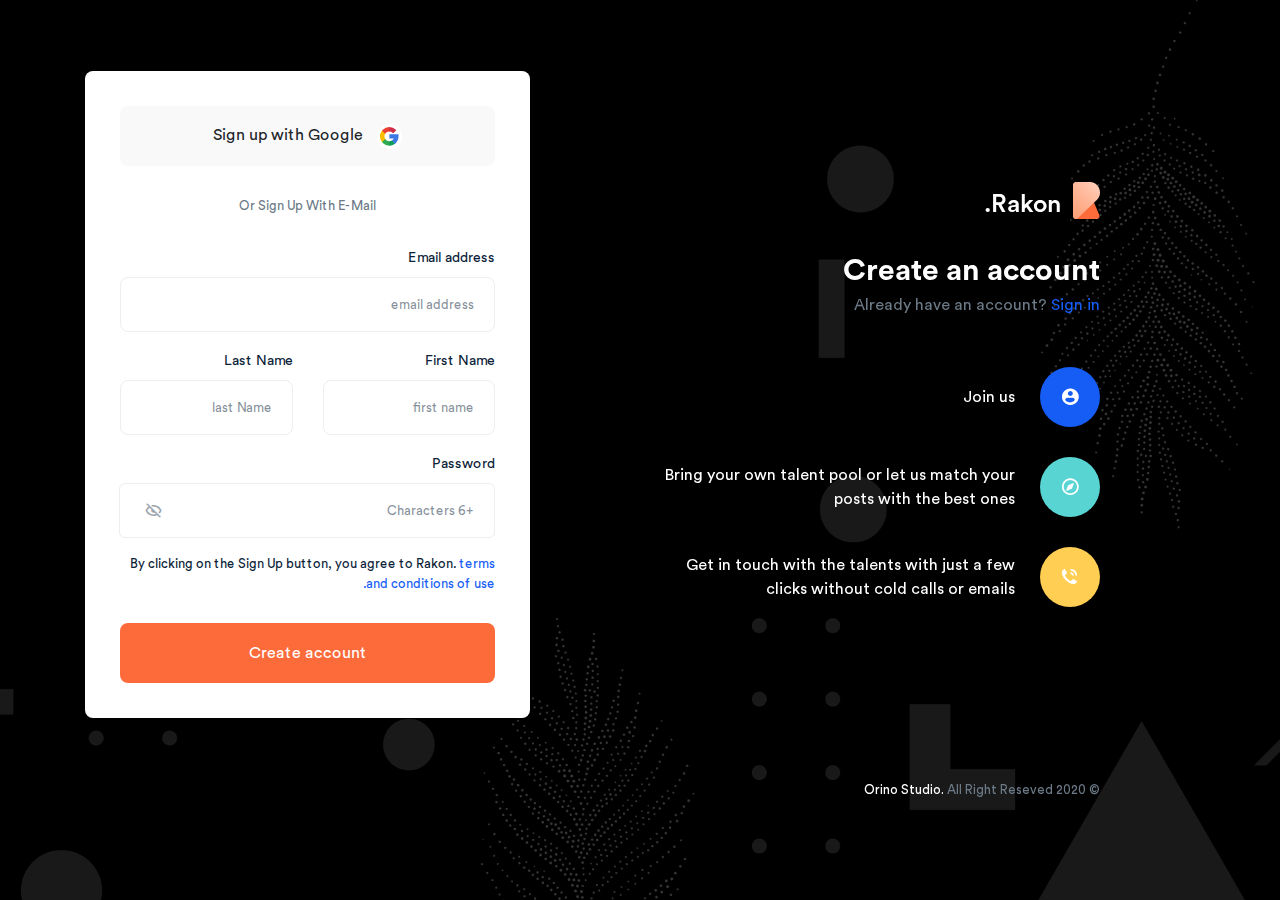
<file: rakon-template/html-rtl/account/signup-3.html>
<!DOCTYPE html>
<html lang="en" class="h-100">

<head>
  <meta charset="UTF-8" />
  <meta http-equiv="Content-Type" content="text/html; charset=UTF-8" />
  <meta http-equiv="X-UA-Compatible" content="IE=edge" />
  <meta http-equiv="X-UA-Compatible" content="ie=edge" />
  <meta name="viewport" content="width=device-width, initial-scale=1.0" />
  <meta name="viewport" content="width=device-width, initial-scale=1.0" />
  <meta name="description"
    content="Welcome to Rakon Multi-Purpose HTML5 Templates RTL Supported, built with HTML, JS, SASS, CSS3 and jQuery, RTL Supported, Easy User Experience and Responsive to all devices" />
  <meta name="keywords"
    content="HTML, CSS, JavaScript, Bootstrap, jQuery, Rakon, Themeforest, Template, envato, SASS, SCSS, HTML5, landing page, SaaS Product, SaaS Modern,  MultiPurpose, Crypto, Currency, ICO, Hosting, Agency, Mobile, App, Interior, Charity" />
  <meta name="author" content="Rakon - Creative Multi-Purpose HTML5 Templates" />

  <title>Sign up - Creative Multi-Purpose HTML5 Templates</title>
  <!-- favicon -->
  <link rel="shortcut icon" href="../../assets/img/favicon.ico" type="image/x-icon" />
  <!-- Bootstrap 4.5 -->
  <link rel="stylesheet" href="../../assets/css/bootstrap-rtl.min.css" type="text/css" />
  <!-- animate -->
  <link rel="stylesheet" href="../../assets/css/animate.css" type="text/css" />
  <!-- Swiper -->
  <link rel="stylesheet" href="../../assets/css/swiper.min.css" />
  <!-- icons -->
  <link rel="stylesheet" href="../../assets/css/icons.css" type="text/css" />
  <!-- aos -->
  <link rel="stylesheet" href="../../assets/css/aos.css" type="text/css" />
  <!-- main css -->
  <link rel="stylesheet" href="../../assets/css/main-rtl.css" type="text/css" />
  <!-- normalize -->
  <link rel="stylesheet" href="../../assets/css/normalize.css" type="text/css" />

  <!-- js for Brwoser -->
  <!--[if lt IE 9]>
      <script src="https://oss.maxcdn.com/html5shiv/3.7.2/html5shiv.min.js"></script>
      <script src="https://oss.maxcdn.com/respond/1.4.2/respond.min.js"></script>
    <![endif]-->

</head>

<body class="signup_full bg_dark">

  <!-- Start form_signup_onek -->
  <section class="form_signup_one signup_two">
    <div class="container">
      <div class="row">
        <div class="col-lg-5 offset-1 my-auto">

          <div class="item_brand margin-b-3">
            <a href="index.html">
              <img class="mr-2" src="../../assets/img/logo-o.png" alt="">
              <span>Rakon.</span>
            </a>
          </div>

          <div class="title_sections margin-b-5">
            <h2 class="c-white mb-1">Create an account</h2>
            <p class="c-gray">Already have an account? <a href="signin-3.html" class="c-blue">Sign in</a></p>
          </div>

          <div class="list__point">
            <div class="item media">
              <div class="icob">
                <i class="tio account_circle"></i>
              </div>
              <div class="media-body my-auto">
                <p>Join us</p>
              </div>
            </div>
            <div class="item media">
              <div class="icob">
                <i class="tio explore_outlined"></i>
              </div>
              <div class="media-body my-auto">
                <p>Bring your own talent pool or let us
                  match your posts with the best ones</p>
              </div>
            </div>
            <div class="item media">
              <div class="icob">
                <i class="tio call_talking"></i>
              </div>
              <div class="media-body my-auto">
                <p>Get in touch with the talents with just a few clicks without cold calls or emails</p>
              </div>
            </div>
          </div>

        </div>
        <div class="col-md-7 col-lg-5 ml-lg-auto">
          <div class="item_group">
            <form action="" class="row">
              <div class="col-12">
                <div class="google_sign">
                  <button type="button" class="btn btn_social rounded-8">
                    <svg xmlns="http://www.w3.org/2000/svg" width="25" height="25" viewBox="0 0 25 25">
                      <g id="Group_6390" data-name="Group 6390" transform="translate(-595 -504)">
                        <circle id="Ellipse_227" data-name="Ellipse 227" cx="12.5" cy="12.5" r="12.5"
                          transform="translate(595 504)" fill="#fff" />
                        <g id="brands-and-logotypes" transform="translate(598.096 507.096)">
                          <path id="Path_1609" data-name="Path 1609"
                            d="M4.344,105.854a4.893,4.893,0,0,1,.693-2.515v-3.124H1.912a9.272,9.272,0,0,0,0,11.279H5.036v-3.124A4.893,4.893,0,0,1,4.344,105.854Z"
                            transform="translate(0 -96.587)" fill="#fbbd00" />
                          <path id="Path_1610" data-name="Path 1610"
                            d="M198.172,373.65,196,375.822l2.172,2.172a9.2,9.2,0,0,0,5.639-1.912v-3.121H200.69A4.922,4.922,0,0,1,198.172,373.65Z"
                            transform="translate(-188.905 -359.46)" fill="#0f9d58" />
                          <path id="Path_1611" data-name="Path 1611"
                            d="M55.947,325.477,52.823,328.6a9.415,9.415,0,0,0,.8.913,9.207,9.207,0,0,0,6.553,2.714v-4.344A4.925,4.925,0,0,1,55.947,325.477Z"
                            transform="translate(-50.911 -313.695)" fill="#31aa52" />
                          <path id="Path_1612" data-name="Path 1612"
                            d="M265.267,199.448a9.351,9.351,0,0,0-.152-1.679l-.082-.445H256v4.344h4.4a4.9,4.9,0,0,1-1.878,2.014l3.121,3.121a9.417,9.417,0,0,0,.913-.8A9.206,9.206,0,0,0,265.267,199.448Z"
                            transform="translate(-246.733 -190.181)" fill="#3c79e6" />
                          <path id="Path_1613" data-name="Path 1613"
                            d="M201.653,5.786l.384.384L205.109,3.1l-.384-.384A9.206,9.206,0,0,0,198.172,0L196,2.172l2.172,2.172A4.891,4.891,0,0,1,201.653,5.786Z"
                            transform="translate(-188.905 0)" fill="#cf2d48" />
                          <path id="Path_1614" data-name="Path 1614"
                            d="M60.177,4.344V0a9.207,9.207,0,0,0-6.553,2.714,9.406,9.406,0,0,0-.8.913l3.124,3.124A4.925,4.925,0,0,1,60.177,4.344Z"
                            transform="translate(-50.91 0)" fill="#eb4132" />
                        </g>
                      </g>
                    </svg>
                    Sign up with Google
                  </button>
                  <p class="text-center font-s-13 c-gray margin-my-3">Or Sign Up With E-Mail</p>
                </div>
              </div>
              <div class="col-12">
                <div class="form-group">
                  <label>Email address</label>
                  <input type="email" class="form-control" placeholder="email address">
                </div>
              </div>
              <div class="col-md-6">
                <div class="form-group">
                  <label>First Name</label>
                  <input type="text" class="form-control" placeholder="first name">
                </div>
              </div>
              <div class="col-md-6">
                <div class="form-group">
                  <label>Last Name</label>
                  <input type="text" class="form-control" placeholder="last Name">
                </div>
              </div>
              <div class="col-md-12">
                <div class="form-group --password" id="show_hide_password">
                  <label>Password</label>
                  <div class="input-group">
                    <input type="password" class="form-control" data-toggle="password" placeholder="+6 Characters"
                      required="" />
                    <div class="input-group-prepend hide_show">
                      <a href=""><span class="input-group-text tio hidden_outlined"></span></a>
                    </div>
                  </div>
                </div>
              </div>
              <div class="col-12">
                <p class="font-s-13 mb-0">
                  By clicking on the Sign Up button, you agree to Rakon.
                  <a href="#" target="_blank" class="c-blue">
                    terms and conditions of use.
                  </a>
                </p>

                <a href="#" class="btn w-100 margin-t-3 btn_account bg-orange-red c-white rounded-8">
                  Create
                  account
                </a>
              </div>
            </form>
          </div>

        </div>
      </div>

    </div>
  </section>
  <!-- End.form_signup_one -->

  <!-- Start item_footer -->
  <div class="item_footer">
    <div class="container">
      <div class="row">
        <div class="col-lg-5 offset-lg-1">
          <p>© 2020 <a href="https://themeforest.net/user/orinostu" target="_blank">Orino Studio.</a> All Right Reseved
          </p>
        </div>
      </div>
    </div>
  </div>
  <!-- End. item_footer -->


  <!-- Back to top with progress indicator-->
  <div class="prgoress_indicator">
    <svg class="progress-circle svg-content" width="100%" height="100%" viewBox="-1 -1 102 102">
      <path d="M50,1 a49,49 0 0,1 0,98 a49,49 0 0,1 0,-98" />
    </svg>
  </div>


  <!-- jquery -->
  <script src="../../assets/js/jquery-3.5.0.js" type="text/javascript"></script>
  <!-- jquery-migrate -->
  <script src="../../assets/js/jquery-migrate.min.js" type="text/javascript"></script>
  <!-- popper -->
  <script src="../../assets/js/popper.min.js" type="text/javascript"></script>
  <!-- bootstrap -->
  <script src="../../assets/js/bootstrap.min.js" type="text/javascript"></script>
  <!--
  ============
  vendor file
  ============
   -->
  <!-- particles -->
  <script src="../../assets/js/vendor/particles.min.js" type="text/javascript"></script>
  <!-- TweenMax -->
  <script src="../../assets/js/vendor/TweenMax.min.js" type="text/javascript"></script>
  <!-- ScrollMagic -->
  <script src="../../assets/js/vendor/ScrollMagic.js" type="text/javascript"></script>
  <!-- animation.gsap -->
  <script src="../../assets/js/vendor/animation.gsap.js" type="text/javascript"></script>
  <!-- addIndicators -->
  <script src="../../assets/js/vendor/debug.addIndicators.min.js" type="text/javascript"></script>
  <!-- Swiper js -->
  <script src="../../assets/js/vendor/swiper.min.js" type="text/javascript"></script>
  <!-- countdown -->
  <script src="../../assets/js/vendor/countdown.js" type="text/javascript"></script>
  <!-- simpleParallax -->
  <script src="../../assets/js/vendor/simpleParallax.min.js" type="text/javascript"></script>
  <!-- waypoints -->
  <script src="../../assets/js/vendor/waypoints.min.js" type="text/javascript"></script>
  <!-- counterup -->
  <script src="../../assets/js/vendor/jquery.counterup.min.js" type="text/javascript"></script>
  <!-- charming -->
  <script src="../../assets/js/vendor/charming.min.js" type="text/javascript"></script>
  <!-- imagesloaded -->
  <script src="../../assets/js/vendor/imagesloaded.pkgd.min.js" type="text/javascript"></script>
  <!-- BX-Slider -->
  <script src="../../assets/js/vendor/jquery.bxslider.min.js" type="text/javascript"></script>
  <!-- Sharer -->
  <script src="../../assets/js/vendor/sharer.js" type="text/javascript"></script>
  <!-- sticky -->
  <script src="../../assets/js/vendor/sticky.min.js" type="text/javascript"></script>
  <!-- Aos -->
  <script src="../../assets/js/vendor/aos.js" type="text/javascript"></script>
  <!-- main file -->
  <script src="../../assets/js/main.js" type="text/javascript"></script>

</body>

</html>
</file>
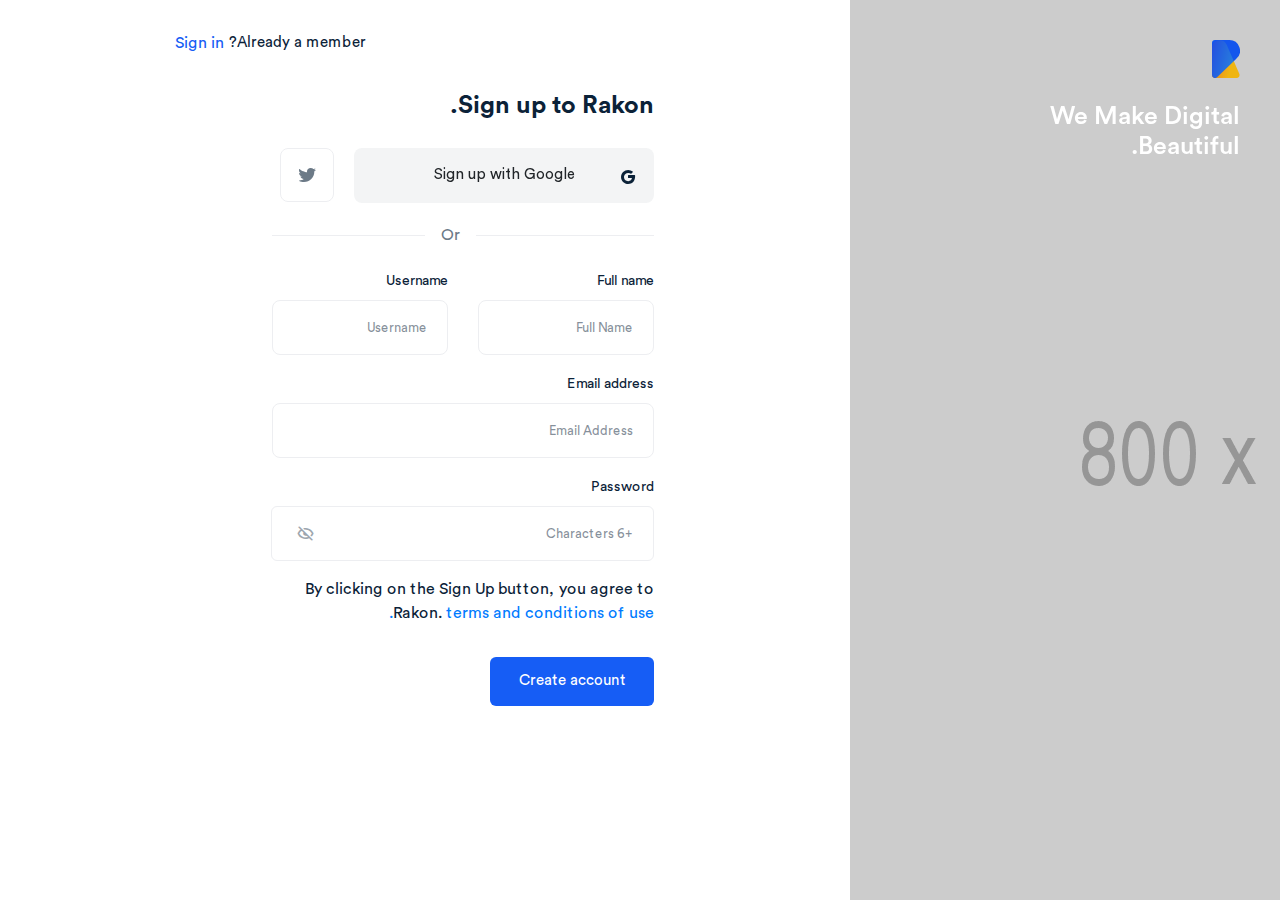
<file: rakon-template/html-rtl/account/signup.html>
<!DOCTYPE html>
<html lang="en">

<head>
  <meta charset="UTF-8" />
  <meta http-equiv="Content-Type" content="text/html; charset=UTF-8" />
  <meta http-equiv="X-UA-Compatible" content="IE=edge" />
  <meta http-equiv="X-UA-Compatible" content="ie=edge" />
  <meta name="viewport" content="width=device-width, initial-scale=1.0" />
  <meta name="viewport" content="width=device-width, initial-scale=1.0" />
  <meta name="description"
    content="Welcome to Rakon Landing Page, built with HTML, JS, SASS, CSS3 and jQuery, RTL Supported, Easy User Experience and Responsive to all devices" />
  <meta name="keywords"
    content="HTML, CSS, JavaScript, Bootstrap, jQuery, Rakon, Themeforest, Template, envato, SASS, SCSS, HTML5, landing page, SaaS Product, SaaS Modern, Crypto, Currency, ICO, Hosting, Agency, Mobile, App, Interior, Charity" />
  <meta name="author" content="Rakon - HTML Landing Page Templates" />

  <title>Sign up - HTML Landing Page Templates</title>
  <!-- favicon -->
  <link rel="shortcut icon" href="../../assets/img/favicon.ico" type="image/x-icon" />
  <!-- Bootstrap 4.5 -->
  <link rel="stylesheet" href="../../assets/css/bootstrap-rtl.min.css" type="text/css" />
  <!-- animate -->
  <link rel="stylesheet" href="../../assets/css/animate.css" type="text/css" />
  <!-- Swiper -->
  <link rel="stylesheet" href="../../assets/css/swiper.min.css" />
  <!-- icons -->
  <link rel="stylesheet" href="../../assets/css/icons.css" type="text/css" />
  <!-- aos -->
  <link rel="stylesheet" href="../../assets/css/aos.css" type="text/css" />
  <!-- main css -->
  <link rel="stylesheet" href="../../assets/css/main-rtl.css" type="text/css" />
  <!-- normalize -->
  <link rel="stylesheet" href="../../assets/css/normalize.css" type="text/css" />

  <!-- js for Brwoser -->
  <!--[if lt IE 9]>
      <script src="https://oss.maxcdn.com/html5shiv/3.7.2/html5shiv.min.js"></script>
      <script src="https://oss.maxcdn.com/respond/1.4.2/respond.min.js"></script>
    <![endif]-->

</head>

<body>
  <div id="wrapper">
    <div id="content">
      <section class="section_account">
        <div class="container-fluid">
          <div class="row">
            <div class="col-md-6 col-lg-4">
              <div class="fixed_side_data">
                <div class="head_nav">
                  <a href="signup.html" class="btn btn_logo">
                    <img src="../../assets/img/logo.svg" />
                  </a>
                  <h3 class="title_nav">We Make Digital <br />Beautiful.</h3>
                </div>
              </div>
            </div>
            <div class="col-md-6 col-lg-5 mx-auto">
              <div class="have_account">
                Already a member?
                <button type="button" class="btn" data-toggle="modal" data-target="#mdllLogin">
                  Sign in
                </button>
              </div>

              <div class="box--signup">
                <div class="title">
                  Sign up to Rakon.
                </div>
                <div class="other_login">
                  <button type="button" class="btn scale btn-loin-google">
                    <i class="tio google"></i>
                    Sign up with Google
                  </button>
                  <button type="button" class="btn scale btn_twitter">
                    <i class="tio twitter"></i>
                  </button>
                  <div class="line-or">
                    <span class="or">or</span>
                  </div>
                </div>
                <div class="form-row">
                  <div class="col-12">
                    <div class="row">
                      <div class="col-md-6">
                        <div class="form-group">
                          <label>Full name</label>
                          <input type="text" class="form-control" placeholder="Full Name" />
                        </div>
                      </div>
                      <div class="col-md-6">
                        <div class="form-group">
                          <label>Username</label>
                          <input type="text" class="form-control" placeholder="Username" />
                        </div>
                      </div>
                      <div class="col-md-12">
                        <div class="form-group">
                          <label>Email address</label>
                          <input type="email" class="form-control" placeholder="Email Address" />
                        </div>
                      </div>
                      <div class="col-md-12">
                        <div class="form-group --password" id="show_hide_password">
                          <label>Password</label>
                          <div class="input-group">
                            <input type="password" class="form-control" data-toggle="password"
                              placeholder="+6 Characters" required="" />
                            <div class="input-group-prepend hide_show">
                              <a href=""><span class="input-group-text tio hidden_outlined"></span></a>
                            </div>
                          </div>
                        </div>
                      </div>
                      <div class="col-12 terms">
                        <p>
                          By clicking on the Sign Up button, you agree to
                          Rakon.
                          <a href="#">terms and conditions of use.</a>
                        </p>
                      </div>
                      <div class="col-12">
                        <a href="" class="btn mt-3 rounded-6 btn_md_primary c-white bg-blue">
                          Create account</a>
                      </div>
                    </div>
                  </div>
                </div>
              </div>
            </div>
          </div>
        </div>
      </section>
    </div>
    <!-- [id] content -->

    <!-- Back to top with progress indicator-->
    <div class="prgoress_indicator">
      <svg class="progress-circle svg-content" width="100%" height="100%" viewBox="-1 -1 102 102">
        <path d="M50,1 a49,49 0 0,1 0,98 a49,49 0 0,1 0,-98" />
      </svg>
    </div>

    <!-- Login Modal  -->
    <div class="modal mdllaccount fade" id="mdllLogin" tabindex="-1" role="dialog" aria-labelledby="exampleModalLabel"
      aria-hidden="true">
      <div class="modal-dialog">
        <div class="modal-content">
          <div class="modal-header">
            <button type="button" class="close" data-dismiss="modal" aria-label="Close">
              <i class="tio clear"></i>
            </button>
          </div>
          <div class="modal-body">
            <div class="form_account">
              <div class="head_account">
                <div class="img_profile">
                  <img src="../../assets/img/gif/avatar_01.jpg" />
                </div>
                <div class="title">
                  <h4>Rakon.</h4>
                  <p>
                    Welcome back again,<br />
                    Please sign in
                  </p>
                </div>
              </div>
              <div class="form-row">
                <div class="col-12">
                  <div class="row">
                    <div class="col-md-12">
                      <div class="form-group">
                        <label>Email / Username</label>
                        <input type="email" class="form-control" placeholder="E-mail / Username" />
                      </div>
                    </div>
                    <div class="col-md-12">
                      <div class="form-group mb-1 --password" id="show_hide_password">
                        <label>Password</label>
                        <div class="input-group">
                          <input type="password" class="form-control" data-toggle="password" placeholder="+6 Characters"
                            required="" />
                          <div class="input-group-prepend hide_show">
                            <a href=""><span class="input-group-text tio hidden_outlined"></span></a>
                          </div>
                        </div>
                      </div>
                      <a href="#" class="btn mt-2 font-s-12 font-w-400 c-gray p-0">Forgot Passowrd?</a>
                    </div>
                    <div class="col-12 mt-4">
                      <a href="#" class="btn rounded-6 btn_xl_primary btn_login effect-letter">Sign in</a>
                      <a href="#" class="btn mt-3 font-s-15 c-dark text-center w-100">Create new account</a>
                    </div>
                  </div>
                </div>
              </div>
            </div>
          </div>
        </div>
      </div>
    </div>
    <!-- End. Modal -->
  </div>
  <!-- End. Wrapper -->

  <!-- jquery -->
  <script src="../../assets/js/jquery-3.5.0.js" type="text/javascript"></script>
  <!-- jquery-migrate -->
  <script src="../../assets/js/jquery-migrate.min.js" type="text/javascript"></script>
  <!-- popper -->
  <script src="../../assets/js/popper.min.js" type="text/javascript"></script>
  <!-- bootstrap -->
  <script src="../../assets/js/bootstrap.min.js" type="text/javascript"></script>
  <!--
  ============
  vendor file
  ============
   -->
  <!-- particles -->
  <script src="../../assets/js/vendor/particles.min.js" type="text/javascript"></script>
  <!-- TweenMax -->
  <script src="../../assets/js/vendor/TweenMax.min.js" type="text/javascript"></script>
  <!-- ScrollMagic -->
  <script src="../../assets/js/vendor/ScrollMagic.js" type="text/javascript"></script>
  <!-- animation.gsap -->
  <script src="../../assets/js/vendor/animation.gsap.js" type="text/javascript"></script>
  <!-- addIndicators -->
  <script src="../../assets/js/vendor/debug.addIndicators.min.js" type="text/javascript"></script>
  <!-- Swiper js -->
  <script src="../../assets/js/vendor/swiper.min.js" type="text/javascript"></script>
  <!-- countdown -->
  <script src="../../assets/js/vendor/countdown.js" type="text/javascript"></script>
  <!-- simpleParallax -->
  <script src="../../assets/js/vendor/simpleParallax.min.js" type="text/javascript"></script>
  <!-- counterup -->
  <script src="../../assets/js/vendor/jquery.counterup.min.js" type="text/javascript"></script>
  <!-- charming -->
  <script src="../../assets/js/vendor/charming.min.js" type="text/javascript"></script>
  <!-- imagesloaded -->
  <script src="../../assets/js/vendor/imagesloaded.pkgd.min.js" type="text/javascript"></script>
  <!-- BX-Slider -->
  <script src="../../assets/js/vendor/jquery.bxslider.min.js" type="text/javascript"></script>
  <!-- Aos -->
  <script src="../../assets/js/vendor/aos.js" type="text/javascript"></script>
  <!-- main file -->
  <script src="../../assets/js/main.js" type="text/javascript"></script>
</body>

</html>
</file>
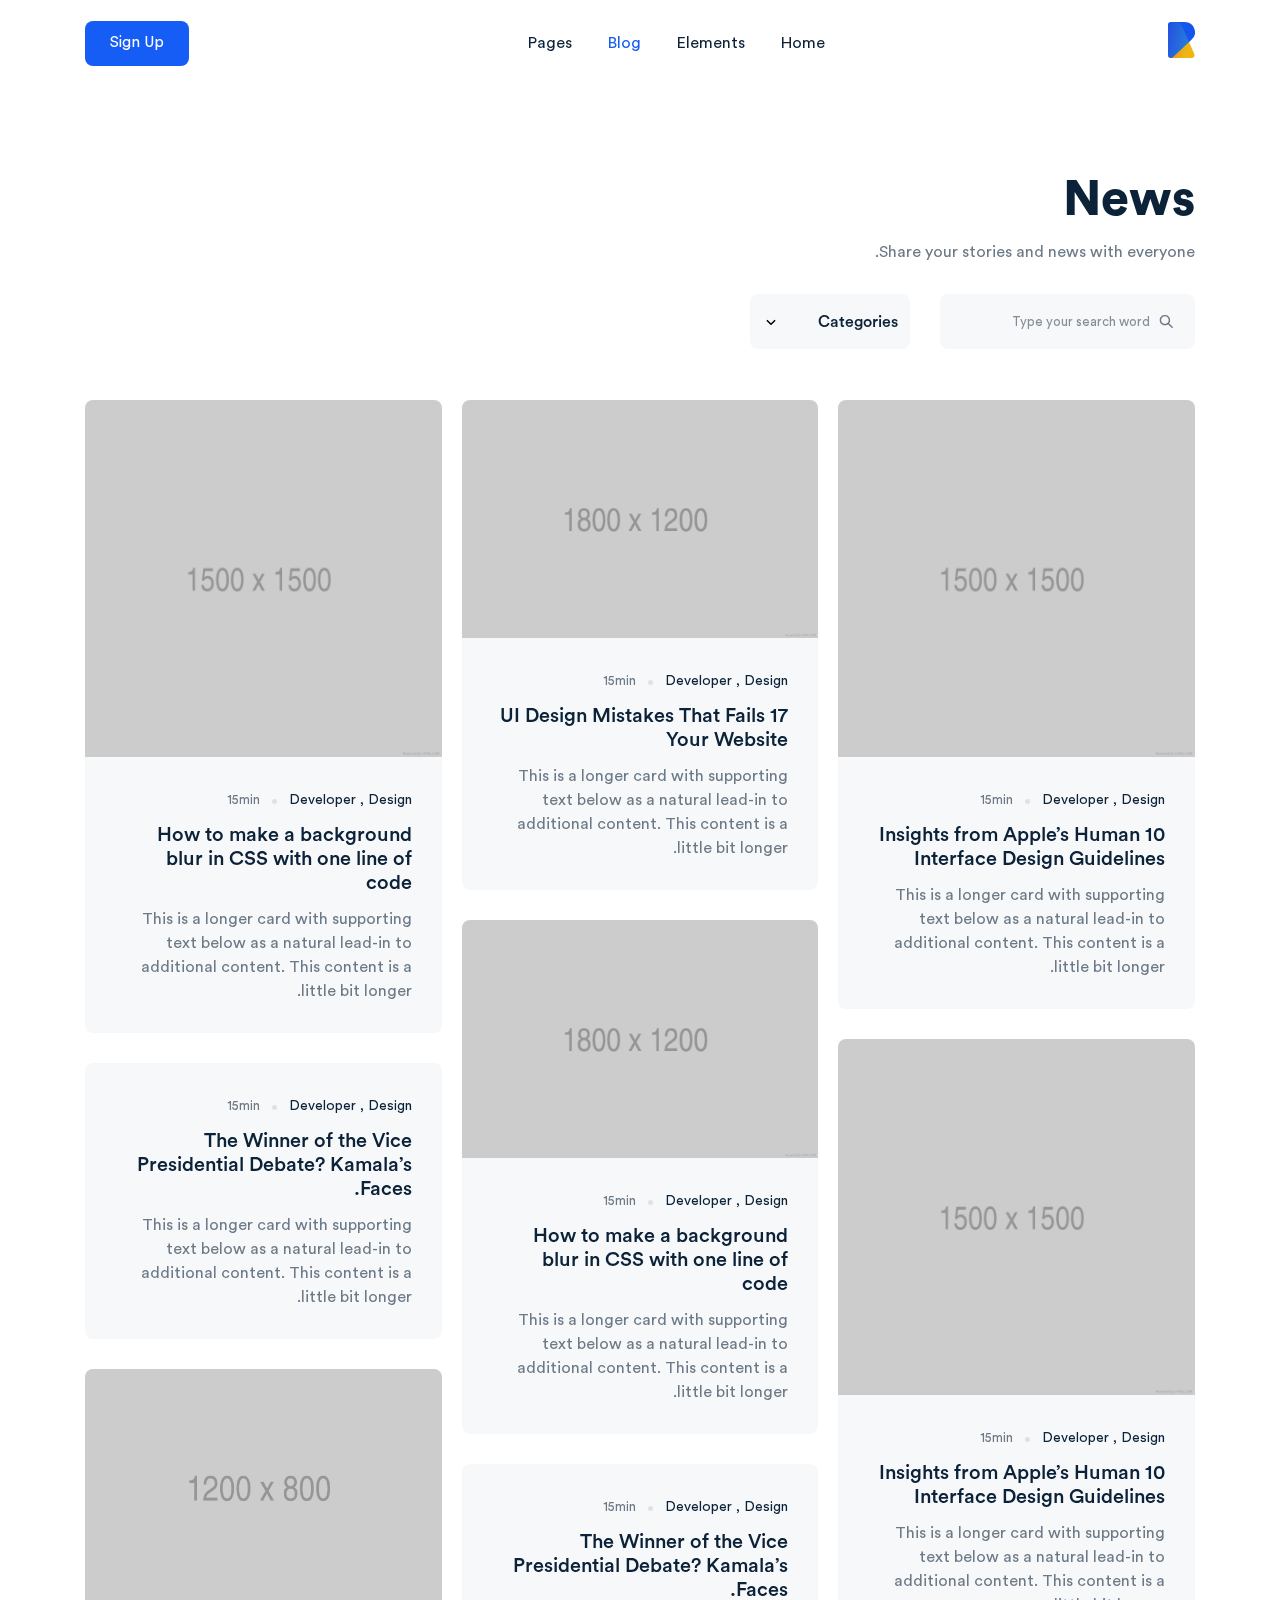
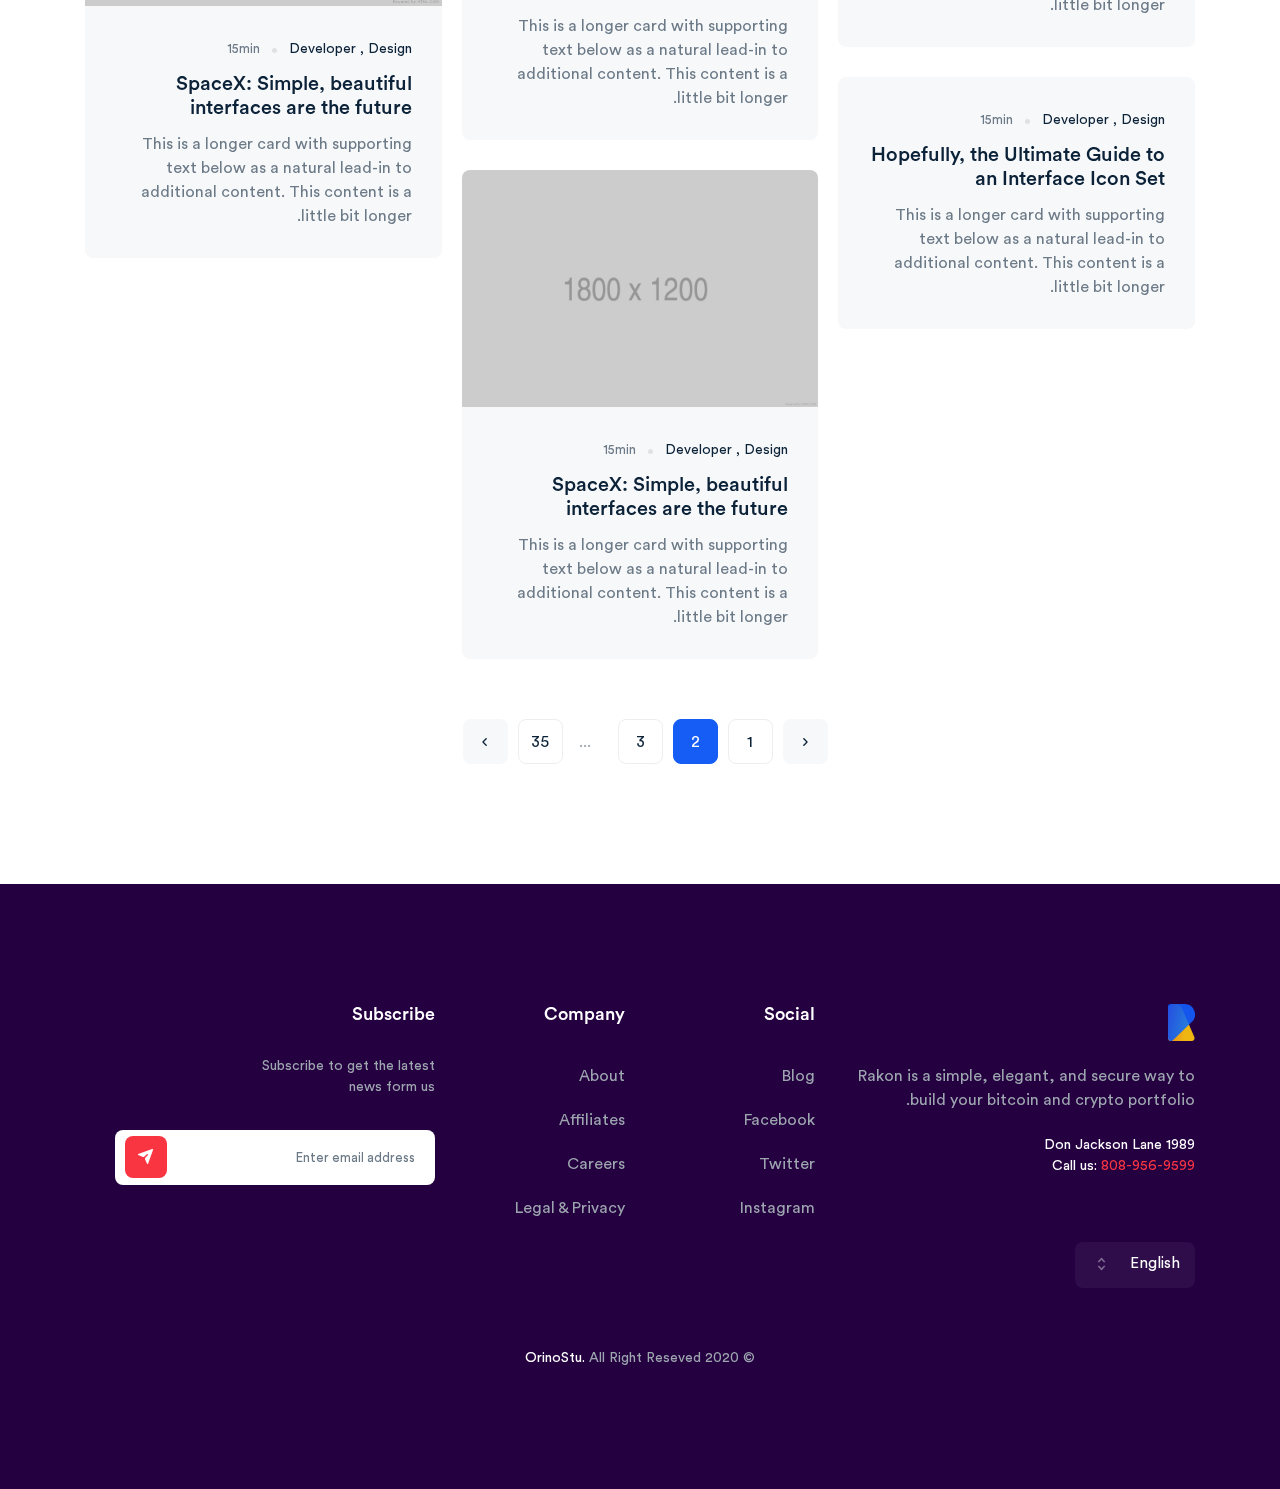
<file: rakon-template/html-rtl/blog/blog-classic-three-columen.html>
<!DOCTYPE html>
<html lang="en">

<head>
  <meta charset="UTF-8" />
  <meta http-equiv="Content-Type" content="text/html; charset=UTF-8" />
  <meta http-equiv="X-UA-Compatible" content="IE=edge" />
  <meta http-equiv="X-UA-Compatible" content="ie=edge" />
  <meta name="viewport" content="width=device-width, initial-scale=1.0" />
  <meta name="viewport" content="width=device-width, initial-scale=1.0" />
  <meta name="description"
    content="Welcome to Rakon Multi-Purpose HTML5 Templates RTL Supported, built with HTML, JS, SASS, CSS3 and jQuery, RTL Supported, Easy User Experience and Responsive to all devices" />
  <meta name="keywords"
    content="HTML, CSS, JavaScript, Bootstrap, jQuery, Rakon, Themeforest, Template, envato, SASS, SCSS, HTML5, landing page, SaaS Product, SaaS Modern,  MultiPurpose, Crypto, Currency, ICO, Hosting, Agency, Mobile, App, Interior, Charity" />
  <meta name="author" content="Rakon - Creative Multi-Purpose HTML5 Templates" />

  <title>Blog Classic:Three Columen - Creative Multi-Purpose HTML5 Templates</title>
  <!-- favicon -->
  <link rel="shortcut icon" href="../../assets/img/favicon.ico" type="image/x-icon" />
  <!-- Bootstrap 4.5 -->
  <link rel="stylesheet" href="../../assets/css/bootstrap-rtl.min.css" type="text/css" />
  <!-- animate -->
  <link rel="stylesheet" href="../../assets/css/animate.css" type="text/css" />
  <!-- Swiper -->
  <link rel="stylesheet" href="../../assets/css/swiper.min.css" />
  <!-- aos -->
  <link rel="stylesheet" href="../../assets/css/aos.css" type="text/css" />
  <!-- icons -->
  <link rel="stylesheet" href="../../assets/css/icons.css" type="text/css" />
  <!-- main css -->
  <link rel="stylesheet" href="../../assets/css/main-rtl.css" type="text/css" />
  <!-- normalize -->
  <link rel="stylesheet" href="../../assets/css/normalize.css" type="text/css" />

  <!-- js for Brwoser -->
  <!--[if lt IE 9]>
      <script src="https://oss.maxcdn.com/html5shiv/3.7.2/html5shiv.min.js"></script>
      <script src="https://oss.maxcdn.com/respond/1.4.2/respond.min.js"></script>
    <![endif]-->


</head>

<body>
  <div id="wrapper">
    <div id="content">
      <!-- Start header -->
      <header class="header-nav-center active-blue" id="myNavbar">
        <div class="container">
          <!-- navbar -->
          <nav class="navbar navbar-expand-lg navbar-light px-sm-0">
            <a class="navbar-brand" href="">
              <img class="logo" src="../../assets/img/logo.svg" alt="logo" />
            </a>

            <button class="navbar-toggler menu ripplemenu" type="button" data-toggle="collapse"
              data-target="#navbarSupportedContent" aria-controls="navbarSupportedContent" aria-expanded="false"
              aria-label="Toggle navigation">
              <svg viewBox="0 0 64 48">
                <path d="M19,15 L45,15 C70,15 58,-2 49.0177126,7 L19,37"></path>
                <path d="M19,24 L45,24 C61.2371586,24 57,49 41,33 L32,24"></path>
                <path d="M45,33 L19,33 C-8,33 6,-2 22,14 L45,37"></path>
              </svg>
            </button>

            <div class="collapse navbar-collapse" id="navbarSupportedContent">
              <ul class="navbar-nav mx-auto nav-pills">
                <li class="nav-item">
                  <a class="nav-link" href="../../index.html">Home</a>
                </li>

                <li class="nav-item dropdown dropdown-hover dropdown_full position-static">
                  <a class="nav-link dropdown-toggle dropdown_menu" href="#" id="navbarDropdown" role="button"
                    data-toggle="dropdown" aria-haspopup="true" aria-expanded="false">
                    elements

                    <div class="icon_arrow">
                      <i class="tio chevron_right"></i>
                    </div>

                  </a>
                  <div class="dropdown-menu w-100 single-drop" aria-labelledby="navbarDropdown">
                    <div class="dropdown_menu_nav">
                      <!-- menu #1 -->
                      <div class="item_colume">
                        <span class="sub_title">Content</span>
                        <div class="sub_nav_menu">
                          <ul class="nav_meun">
                            <li>
                              <a href="../elements/accordion.html" class="dropdown-item">Accordion</a>
                            </li>
                            <li>
                              <a href="../elements/carousel.html" class="dropdown-item">Carousel</a>
                            </li>
                            <li>
                              <a href="../pricing/pricing-list.html" class="dropdown-item">Pricing List</a>
                            </li>
                            <li>
                              <a href="../elements/pricing-table.html" class="dropdown-item">Pricing Table</a>
                            </li>
                            <li>
                              <a href="../elements/tabs.html" class="dropdown-item">Tabs</a>
                            </li>
                          </ul>
                        </div>
                      </div>

                      <!-- menu #2 -->
                      <div class="item_colume">
                        <span class="sub_title">Presentational</span>
                        <div class="sub_nav_menu">
                          <ul class="nav_meun">
                            <li>
                              <a href="../elements/blog-posts.html" class="dropdown-item">Blog Posts
                                <span class="item_new">New</span>
                              </a>
                            </li>
                            <li>
                              <a href="../elements/parallax.html" class="dropdown-item">Parallax</a>
                            </li>

                            <li>
                              <a href="../elements/team.html" class="dropdown-item">Team Member</a>
                            </li>
                            <li>
                              <a href="../elements/video.html" class="dropdown-item">Video</a>
                            </li>
                          </ul>
                        </div>
                      </div>

                      <!-- menu #3 -->
                      <div class="item_colume">
                        <span class="sub_title">Typography</span>
                        <div class="sub_nav_menu">
                          <ul class="nav_meun">
                            <li>
                              <a href="../elements/call-to-action.html" class="dropdown-item">Call to Action</a>
                            </li>
                            <li>
                              <a href="../elements/grid.html" class="dropdown-item">Grid</a>
                            </li>
                            <li>
                              <a href="../elements/heading.html" class="dropdown-item">Heading</a>
                            </li>
                            <li>
                              <a href="../elements/alert.html" class="dropdown-item">Alerts</a>
                            </li>
                            <li>
                              <a href="../elements/testimonial.html" class="dropdown-item">Testimonials</a>
                            </li>
                          </ul>
                        </div>
                      </div>

                      <!-- menu #4 -->
                      <div class="item_colume">
                        <span class="sub_title">Basic</span>
                        <div class="sub_nav_menu">
                          <ul class="nav_meun">
                            <li>
                              <a href="../elements/button.html" class="dropdown-item">Button</a>
                            </li>
                            <li>
                              <a href="../elements/contact-form.html" class="dropdown-item">Contact Form</a>
                            </li>
                            <li>
                              <a href="../elements/clients-logo.html" class="dropdown-item">Clients Logo</a>
                            </li>
                            <li>
                              <a href="../elements/social-networks.html" class="dropdown-item">Social
                                Networks</a>
                            </li>
                          </ul>
                        </div>
                      </div>

                      <!-- menu #5 -->
                      <div class="item_colume">
                        <span class="sub_title">Infographic</span>
                        <div class="sub_nav_menu">
                          <ul class="nav_meun">
                            <li>
                              <a href="../elements/countdown.html" class="dropdown-item">Countdown</a>
                            </li>
                            <li>
                              <a href="../elements/counter.html" class="dropdown-item">Counter</a>
                            </li>
                            <li>
                              <a href="../elements/iconbox.html" class="dropdown-item">Icon Box</a>
                            </li>
                            <li>
                              <a href="../elements/process.html" class="dropdown-item">Process</a>
                            </li>
                            <li>
                              <a href="../elements/services.html" class="dropdown-item">Service Box</a>
                            </li>
                          </ul>
                        </div>
                      </div>
                    </div>
                  </div>
                </li>

                <li class="nav-item dropdown dropdown-hover">
                  <a class="nav-link dropdown-toggle dropdown_menu selected" href="#" id="navbarDropdown" role="button"
                    data-toggle="dropdown" aria-haspopup="true" aria-expanded="false">
                    Blog

                    <div class="icon_arrow">
                      <i class="tio chevron_right"></i>
                    </div>

                  </a>
                  <div class="dropdown-menu single-drop sm_dropdown" aria-labelledby="navbarDropdown">
                    <ul class="dropdown_menu_nav">

                      <li class="dropdown-submenu dropdown-hover"><a
                          class="dropdown-item dropdown-toggle dropdown_menu d-flex justify-content-between" href="#">
                          Grid Layout
                          <div class="icon_arrow">
                            <i class="tio chevron_right"></i>
                          </div>
                        </a>
                        <ul class="dropdown-menu sec-drop">
                          <li><a class="dropdown-item" href="blog-classic.html">Blog: Classic</a></li>
                          <li><a class="dropdown-item active" href="blog-classic-three-columen.html">
                              Blog: Classic 3 Column</a></li>
                          <li><a class="dropdown-item" href="blog-creative.html">Blog: Creative</a></li>
                          <li><a class="dropdown-item" href="blog-standard.html">Blog: Standard</a></li>
                        </ul>
                      </li>

                      <li class="dropdown-submenu dropdown-hover"><a
                          class="dropdown-item dropdown-toggle dropdown_menu d-flex justify-content-between" href="#">
                          Single Post
                          <div class="icon_arrow">
                            <i class="tio chevron_right"></i>
                          </div>
                        </a>
                        <ul class="dropdown-menu sec-drop">
                          <li><a class="dropdown-item" href="single-blog.html">Creative</a></li>
                          <li><a class="dropdown-item" href="single-featured-image.html">Featured Image</a></li>
                          <li><a class="dropdown-item" href="single-background-color.html">Background Color</a>
                          </li>
                        </ul>
                      </li>

                    </ul>

                  </div>
                </li>

                <li class="nav-item dropdown dropdown-hover">
                  <a class="nav-link dropdown-toggle dropdown_menu" href="#" id="navbarDropdown" role="button"
                    data-toggle="dropdown" aria-haspopup="true" aria-expanded="false">
                    Pages

                    <div class="icon_arrow">
                      <i class="tio chevron_right"></i>
                    </div>

                  </a>
                  <div class="dropdown-menu single-drop sm_dropdown" aria-labelledby="navbarDropdown">
                    <ul class="dropdown_menu_nav">

                      <li class="dropdown-submenu dropdown-hover"><a
                          class="dropdown-item dropdown-toggle dropdown_menu d-flex justify-content-between" href="#">
                          About
                          <div class="icon_arrow">
                            <i class="tio chevron_right"></i>
                          </div>
                        </a>
                        <ul class="dropdown-menu sec-drop">
                          <li><a class="dropdown-item" href="../about/about.html">About Us</a></li>
                          <li><a class="dropdown-item" href="../about/about-2.html">Our Studio</a></li>
                          <li><a class="dropdown-item" href="../about/about-3.html">Our Creative</a></li>
                        </ul>
                      </li>

                      <li class="dropdown-submenu dropdown-hover"><a
                          class="dropdown-item dropdown-toggle dropdown_menu d-flex justify-content-between" href="#">
                          Contact
                          <div class="icon_arrow">
                            <i class="tio chevron_right"></i>
                          </div>
                        </a>
                        <ul class="dropdown-menu sec-drop">
                          <li><a class="dropdown-item" href="../contact/contact-agency.html">Contact: Agency</a></li>
                          <li><a class="dropdown-item" href="../contact/contact-blocks.html">Contact: Blocks</a></li>
                          <li><a class="dropdown-item" href="../contact/contact-classic.html">Contact: Classic</a></li>
                          <li><a class="dropdown-item" href="../contact/contact-corporate.html">Contact: Corporate</a>
                          </li>
                          <li><a class="dropdown-item" href="../contact/contact-simple.html">Contact: Simple</a></li>
                          <li><a class="dropdown-item" href="../contact/contact-creative.html">Contact: Creative</a>
                          </li>
                        </ul>
                      </li>

                      <li class="dropdown-submenu dropdown-hover"><a
                          class="dropdown-item dropdown-toggle dropdown_menu d-flex justify-content-between" href="#">
                          Account
                          <div class="icon_arrow">
                            <i class="tio chevron_right"></i>
                          </div>
                        </a>
                        <ul class="dropdown-menu sec-drop">
                          <li><a class="dropdown-item" href="../account/signin-2.html">Sign in 1</a></li>
                          <li><a class="dropdown-item" href="../account/signin-3.html">Sign in 2</a></li>
                          <li><a class="dropdown-item" href="../account/signup.html">Sign up 1</a></li>
                          <li><a class="dropdown-item" href="../account/signup-2.html">Sign up 2</a></li>
                          <li><a class="dropdown-item" href="../account/signup-3.html">Sign up 3</a></li>
                          <li><a class="dropdown-item" href="../account/forgot-2.html">forgot 1</a></li>
                          <li><a class="dropdown-item" href="../account/forgot-3.html">forgot 2</a></li>
                        </ul>
                      </li>

                    </ul>

                  </div>
                </li>

              </ul>
              <div class="nav_account btn_demo3">
                <a href="#" class="btn btn_sm_primary border-0 bg-blue c-white rounded-8">
                  Sign Up
                </a>
              </div>
            </div>
          </nav>
          <!-- End Navbar -->
        </div>
        <!-- end container -->
      </header>
      <!-- End header -->

      <!-- Stat main -->
      <main data-spy="scroll" data-target="#navbar-example2" data-offset="0">

        <!-- Start banner_about -->
        <section class="pt_banner_inner no-before banner_px_image blog-banner_without_image">
          <div class="container">
            <div class="row">
              <div class="col-md-8 col-lg-6">
                <div class="banner_title_inner margin-b-3">
                  <h1 data-aos="fade-up" data-aos-delay="0">
                    News
                  </h1>
                  <p data-aos="fade-up" data-aos-delay="100">
                    Share your stories and news with everyone.
                  </p>
                </div>
              </div>
            </div>
            <div class="filter_form" data-aos="fade-up" data-aos-delay="200">
              <form class="row">
                <div class="col-md-6 col-lg-3">
                  <div class="simple_search">
                    <div class="form-group">
                      <div class="input_group">
                        <input type="search" class="form-control" placeholder="Type your search word">
                        <i class="tio search"></i>
                      </div>
                    </div>
                  </div>
                </div>
                <div class="col-md-6 col-lg-2">
                  <div class="form-group">
                    <select class="form-control custom-select" id="exampleFormControlSelect1">
                      <option>Categories</option>
                      <option>Forests</option>
                      <option>Oceans</option>
                      <option>Science</option>
                      <option>Policy</option>
                    </select>
                  </div>
                </div>
              </form>
            </div>
          </div>
        </section>
        <!-- End banner_about -->

        <!-- Start blog_masonry -->
        <section class="blog_masonry three_column">
          <div class="container">
            <div class="row">
              <div class="col-12">

                <div class="card-columns">

                  <div class="card">
                    <a href="#" class="link_poet">
                      <div class="cover_link">
                        <img class="main_img" src="../../assets/img/inner/px0654.jpg" class="card-img-top" alt="...">
                        <div class="auther_post">
                          <div class="media">
                            <img src="../../assets/img/persons/23.jpg" alt="">
                            <div class="media-body my-auto">
                              <div class="txt">
                                <h4>Chad Faircloth</h4>
                                <p>30 Sep, 2020</p>
                              </div>
                            </div>
                          </div>
                        </div>
                      </div>
                    </a>
                    <div class="card-body">
                      <div class="about_post">
                        <span class="c_ategory">
                          <a href="#Design">Design</a>
                          <a href="#Developer">Developer</a>
                        </span>
                        <span class="dot"></span>
                        <time>15min</time>
                      </div>
                      <a href="#" class="d-block">
                        <h5 class="card-title">10 Insights from Apple’s Human Interface Design Guidelines</h5>
                        <p class="card-text">This is a longer card with supporting text below as a natural lead-in to
                          additional content. This content is a little bit longer.
                        </p>
                      </a>
                    </div>
                  </div>

                  <div class="card">
                    <a href="#" class="link_poet">
                      <div class="cover_link">
                        <img class="main_img" src="../../assets/img/inner/px00654.jpg" class="card-img-top" alt="...">
                        <div class="auther_post">
                          <div class="media">
                            <img src="../../assets/img/persons/23.jpg" alt="">
                            <div class="media-body my-auto">
                              <div class="txt">
                                <h4>Chad Faircloth</h4>
                                <p>30 Sep, 2020</p>
                              </div>
                            </div>
                          </div>
                        </div>
                      </div>
                    </a>
                    <div class="card-body">
                      <div class="about_post">
                        <span class="c_ategory">
                          <a href="#Design">Design</a>
                          <a href="#Developer">Developer</a>
                        </span>
                        <span class="dot"></span>
                        <time>15min</time>
                      </div>
                      <a href="#" class="d-block">
                        <h5 class="card-title">10 Insights from Apple’s Human Interface Design Guidelines</h5>
                        <p class="card-text">This is a longer card with supporting text below as a natural lead-in to
                          additional content. This content is a little bit longer.
                        </p>
                      </a>
                    </div>
                  </div>

                  <div class="card">
                    <div class="card-body rounded-8">
                      <div class="about_post">
                        <span class="c_ategory">
                          <a href="#Design">Design</a>
                          <a href="#Developer">Developer</a>
                        </span>
                        <span class="dot"></span>
                        <time>15min</time>
                      </div>
                      <a href="#" class="d-block">
                        <h5 class="card-title">Hopefully, the Ultimate Guide to an Interface Icon Set</h5>
                        <p class="card-text">This is a longer card with supporting text below as a natural lead-in to
                          additional content. This content is a little bit longer.
                        </p>
                      </a>
                    </div>
                  </div>

                  <div class="card">
                    <a href="#" class="link_poet">
                      <div class="cover_link">
                        <img class="main_img" src="../../assets/img/inner/00pxsd.jpg" class="card-img-top" alt="...">
                        <div class="auther_post">
                          <div class="media">
                            <img src="../../assets/img/persons/23.jpg" alt="">
                            <div class="media-body my-auto">
                              <div class="txt">
                                <h4>Chad Faircloth</h4>
                                <p>30 Sep, 2020</p>
                              </div>
                            </div>
                          </div>
                        </div>
                      </div>
                    </a>
                    <div class="card-body">
                      <div class="about_post">
                        <span class="c_ategory">
                          <a href="#Design">Design</a>
                          <a href="#Developer">Developer</a>
                        </span>
                        <span class="dot"></span>
                        <time>15min</time>
                      </div>
                      <a href="#" class="d-block">
                        <h5 class="card-title">17 UI Design Mistakes That Fails Your Website</h5>
                        <p class="card-text">This is a longer card with supporting text below as a natural lead-in to
                          additional content. This content is a little bit longer.
                        </p>
                      </a>
                    </div>
                  </div>

                  <div class="card">
                    <a href="#" class="link_poet">
                      <div class="cover_link">
                        <img class="main_img" src="../../assets/img/inner/pxx065.jpg" class="card-img-top" alt="...">
                        <div class="auther_post">
                          <div class="media">
                            <img src="../../assets/img/persons/23.jpg" alt="">
                            <div class="media-body my-auto">
                              <div class="txt">
                                <h4>Chad Faircloth</h4>
                                <p>30 Sep, 2020</p>
                              </div>
                            </div>
                          </div>
                        </div>
                      </div>
                    </a>
                    <div class="card-body">
                      <div class="about_post">
                        <span class="c_ategory">
                          <a href="#Design">Design</a>
                          <a href="#Developer">Developer</a>
                        </span>
                        <span class="dot"></span>
                        <time>15min</time>
                      </div>
                      <a href="#" class="d-block">
                        <h5 class="card-title">How to make a background blur in CSS with one line of code</h5>
                        <p class="card-text">This is a longer card with supporting text below as a natural lead-in to
                          additional content. This content is a little bit longer.
                        </p>
                      </a>
                    </div>
                  </div>

                  <div class="card">
                    <div class="card-body rounded-8">
                      <div class="about_post">
                        <span class="c_ategory">
                          <a href="#Design">Design</a>
                          <a href="#Developer">Developer</a>
                        </span>
                        <span class="dot"></span>
                        <time>15min</time>
                      </div>
                      <a href="#" class="d-block">
                        <h5 class="card-title">The Winner of the Vice Presidential Debate? Kamala’s Faces.</h5>
                        <p class="card-text">This is a longer card with supporting text below as a natural lead-in to
                          additional content. This content is a little bit longer.
                        </p>
                      </a>
                    </div>
                  </div>

                  <div class="card">
                    <a href="#" class="link_poet">
                      <div class="cover_link">
                        <img class="main_img" src="../../assets/img/inner/00vupo.jpg" class="card-img-top" alt="...">
                        <div class="auther_post">
                          <div class="media">
                            <img src="../../assets/img/persons/23.jpg" alt="">
                            <div class="media-body my-auto">
                              <div class="txt">
                                <h4>Chad Faircloth</h4>
                                <p>30 Sep, 2020</p>
                              </div>
                            </div>
                          </div>
                        </div>
                      </div>
                    </a>
                    <div class="card-body">
                      <div class="about_post">
                        <span class="c_ategory">
                          <a href="#Design">Design</a>
                          <a href="#Developer">Developer</a>
                        </span>
                        <span class="dot"></span>
                        <time>15min</time>
                      </div>
                      <a href="#" class="d-block">
                        <h5 class="card-title">SpaceX: Simple, beautiful interfaces are the future</h5>
                        <p class="card-text">This is a longer card with supporting text below as a natural lead-in to
                          additional content. This content is a little bit longer.
                        </p>
                      </a>
                    </div>
                  </div>

                  <div class="card">
                    <a href="#" class="link_poet">
                      <div class="cover_link">
                        <img class="main_img" src="../../assets/img/inner/un009734.jpg" class="card-img-top" alt="...">
                        <div class="auther_post">
                          <div class="media">
                            <img src="../../assets/img/persons/23.jpg" alt="">
                            <div class="media-body my-auto">
                              <div class="txt">
                                <h4>Chad Faircloth</h4>
                                <p>30 Sep, 2020</p>
                              </div>
                            </div>
                          </div>
                        </div>
                      </div>
                    </a>
                    <div class="card-body">
                      <div class="about_post">
                        <span class="c_ategory">
                          <a href="#Design">Design</a>
                          <a href="#Developer">Developer</a>
                        </span>
                        <span class="dot"></span>
                        <time>15min</time>
                      </div>
                      <a href="#" class="d-block">
                        <h5 class="card-title">How to make a background blur in CSS with one line of code</h5>
                        <p class="card-text">This is a longer card with supporting text below as a natural lead-in to
                          additional content. This content is a little bit longer.
                        </p>
                      </a>
                    </div>
                  </div>

                  <div class="card">
                    <div class="card-body rounded-8">
                      <div class="about_post">
                        <span class="c_ategory">
                          <a href="#Design">Design</a>
                          <a href="#Developer">Developer</a>
                        </span>
                        <span class="dot"></span>
                        <time>15min</time>
                      </div>
                      <a href="#" class="d-block">
                        <h5 class="card-title">The Winner of the Vice Presidential Debate? Kamala’s Faces.</h5>
                        <p class="card-text">This is a longer card with supporting text below as a natural lead-in to
                          additional content. This content is a little bit longer.
                        </p>
                      </a>
                    </div>
                  </div>

                  <div class="card">
                    <a href="#" class="link_poet">
                      <div class="cover_link">
                        <img class="main_img" src="../../assets/img/inner/00098.jpg" class="card-img-top" alt="...">
                        <div class="auther_post">
                          <div class="media">
                            <img src="../../assets/img/persons/23.jpg" alt="">
                            <div class="media-body my-auto">
                              <div class="txt">
                                <h4>Chad Faircloth</h4>
                                <p>30 Sep, 2020</p>
                              </div>
                            </div>
                          </div>
                        </div>
                      </div>
                    </a>
                    <div class="card-body">
                      <div class="about_post">
                        <span class="c_ategory">
                          <a href="#Design">Design</a>
                          <a href="#Developer">Developer</a>
                        </span>
                        <span class="dot"></span>
                        <time>15min</time>
                      </div>
                      <a href="#" class="d-block">
                        <h5 class="card-title">SpaceX: Simple, beautiful interfaces are the future</h5>
                        <p class="card-text">This is a longer card with supporting text below as a natural lead-in to
                          additional content. This content is a little bit longer.
                        </p>
                      </a>
                    </div>
                  </div>

                </div>

              </div>
            </div>
          </div>
        </section>
        <!-- End. blog_masonry -->

        <!-- pagination default -->
        <section class="margin-b-12">
          <div class="container">
            <nav aria-label="Page navigation example">
              <ul class="pagination default hover-blue margin-t-3 justify-content-center">
                <li class="page-item">
                  <a class="page-link" href="#" aria-label="Previous">
                    <i class="tio chevron_left"></i>
                  </a>
                </li>
                <li class="page-item"><a class="page-link" href="#">1</a></li>
                <li class="page-item"><a class="page-link active" href="#">2</a></li>
                <li class="page-item"><a class="page-link" href="#">3</a></li>

                <li class="page-item"><a class="page-link disabled">...</a></li>
                <li class="page-item"><a class="page-link" href="#">35</a></li>
                <li class="page-item">
                  <a class="page-link" href="#" aria-label="Next">
                    <i class="tio chevron_right"></i>
                  </a>
                </li>
              </ul>
            </nav>
          </div>
        </section>
        <!-- End. pagination -->

      </main>
    </div>
    <!-- [id] content -->

    <!-- Start footer -->
    <footer class="foot_demo2 padding-py-12 footer_inner_one bg-dark">
      <div class="container">
        <!-- Start footer -->
        <div class="defalut-footer">
          <div class="row">
            <div class="col-md-6 col-lg-4 mb-4 mb-sm-0">
              <div class="item_about">
                <a class="logo" href="hosting.html">
                  <img src="../../assets/img/logo.svg" alt="" />
                </a>
                <p>
                  Rakon is a simple, elegant, and secure way to build your
                  bitcoin and crypto portfolio.
                </p>
                <div class="address">
                  <span>1989 Don Jackson Lane</span>
                  <span>Call us:
                    <a class="c-red" href="tel:8089569599">808-956-9599</a></span>
                </div>
              </div>
            </div>
            <div class="col-6 col-md-2">
              <div class="item_links">
                <h4>Social</h4>
                <a class="nav-link" href="">Blog</a>
                <a class="nav-link" href="">Facebook</a>
                <a class="nav-link" href="">Twitter</a>
                <a class="nav-link" href="">Instagram</a>
              </div>
            </div>
            <div class="col-6 col-md-2">
              <div class="item_links">
                <h4>Company</h4>
                <a class="nav-link" href="">About</a>
                <a class="nav-link" href="">Affiliates</a>
                <a class="nav-link" href="">Careers</a>
                <a class="nav-link" href="">Legal & Privacy</a>
              </div>
            </div>
            <div class="col-md-4 mt-4 mt-sm-0">
              <div class="item_subscribe">
                <h4>Subscribe</h4>
                <p>
                  Subscribe to get the latest<br />
                  news form us
                </p>
                <form class="form-row">
                  <div class="col-md-11 form-group subscribebtn">
                    <div class="item_input">
                      <input type="email" class="form-control rounded-pill" id="exampleInputEmail1"
                        placeholder="Enter email address" aria-describedby="emailHelp" />
                      <button type="button" class="btn ripple_circle scale rounded-circle btn_subscribe">
                        <i class="tio send"></i>
                      </button>
                    </div>
                  </div>
                </form>
              </div>
            </div>
          </div>
          <div class="row">
            <div class="col-md-6 margin-t-1">
              <select data-menu>
                <option selected>English</option>
                <option>Arabic</option>
                <option>Russian</option>
              </select>
            </div>
          </div>
          <div class="col-12 text-center padding-t-6">
            <div class="copyright">
              <span>© 2020
                <a href="https://themeforest.net/user/orinostu" target="_blank">OrinoStu.</a>
                All Right Reseved</span>
            </div>
          </div>
        </div>
        <!-- End Footer -->
      </div>
    </footer>
    <!-- End Footer -->

    <!-- Video Modal -->
    <div class="modal mdll_video fade" id="mdllVideo" tabindex="-1" role="dialog" aria-labelledby="exampleModalLabel"
      aria-hidden="true">
      <!-- Close -->
      <button type="button" class="close bbt_close ripple_circle" data-dismiss="modal" aria-label="Close">
        <i class="tio clear"></i>
      </button>
      <div class="modal-dialog modal-dialog-centered modal-lg">
        <div class="modal-content">
          <div class="modal-body">
            <div class="embed-responsive embed-responsive-16by9">
              <iframe class="embed-responsive-item" src="" id="video" allowscriptaccess="always"
                allow="autoplay"></iframe>
            </div>
          </div>
        </div>
      </div>
    </div>

    <!-- Back to top with progress indicator-->
    <div class="prgoress_indicator">
      <svg class="progress-circle svg-content" width="100%" height="100%" viewBox="-1 -1 102 102">
        <path d="M50,1 a49,49 0 0,1 0,98 a49,49 0 0,1 0,-98" />
      </svg>
    </div>


  </div>
  <!-- End. wrapper -->

  <!-- jquery -->
  <script src="../../assets/js/jquery-3.5.0.js" type="text/javascript"></script>
  <!-- jquery-migrate -->
  <script src="../../assets/js/jquery-migrate.min.js" type="text/javascript"></script>
  <!-- popper -->
  <script src="../../assets/js/popper.min.js" type="text/javascript"></script>
  <!-- bootstrap -->
  <script src="../../assets/js/bootstrap.min.js" type="text/javascript"></script>
  <!--
  ============
  vendor file
  ============
   -->
  <!-- particles -->
  <script src="../../assets/js/vendor/particles.min.js" type="text/javascript"></script>
  <!-- TweenMax -->
  <script src="../../assets/js/vendor/TweenMax.min.js" type="text/javascript"></script>
  <!-- ScrollMagic -->
  <script src="../../assets/js/vendor/ScrollMagic.js" type="text/javascript"></script>
  <!-- animation.gsap -->
  <script src="../../assets/js/vendor/animation.gsap.js" type="text/javascript"></script>
  <!-- addIndicators -->
  <script src="../../assets/js/vendor/debug.addIndicators.min.js" type="text/javascript"></script>
  <!-- Swiper js -->
  <script src="../../assets/js/vendor/swiper.min.js" type="text/javascript"></script>
  <!-- countdown -->
  <script src="../../assets/js/vendor/countdown.js" type="text/javascript"></script>
  <!-- simpleParallax -->
  <script src="../../assets/js/vendor/simpleParallax.min.js" type="text/javascript"></script>
  <!-- waypoints -->
  <script src="../../assets/js/vendor/waypoints.min.js" type="text/javascript"></script>
  <!-- counterup -->
  <script src="../../assets/js/vendor/jquery.counterup.min.js" type="text/javascript"></script>
  <!-- charming -->
  <script src="../../assets/js/vendor/charming.min.js" type="text/javascript"></script>
  <!-- imagesloaded -->
  <script src="../../assets/js/vendor/imagesloaded.pkgd.min.js" type="text/javascript"></script>
  <!-- BX-Slider -->
  <script src="../../assets/js/vendor/jquery.bxslider.min.js" type="text/javascript"></script>
  <!-- Sharer -->
  <script src="../../assets/js/vendor/sharer.js" type="text/javascript"></script>
  <!-- sticky -->
  <script src="../../assets/js/vendor/sticky.min.js" type="text/javascript"></script>
  <!-- Aos -->
  <script src="../../assets/js/vendor/aos.js" type="text/javascript"></script>
  <!-- main file -->
  <script src="../../assets/js/main.js" type="text/javascript"></script>

</body>

</html>
</file>
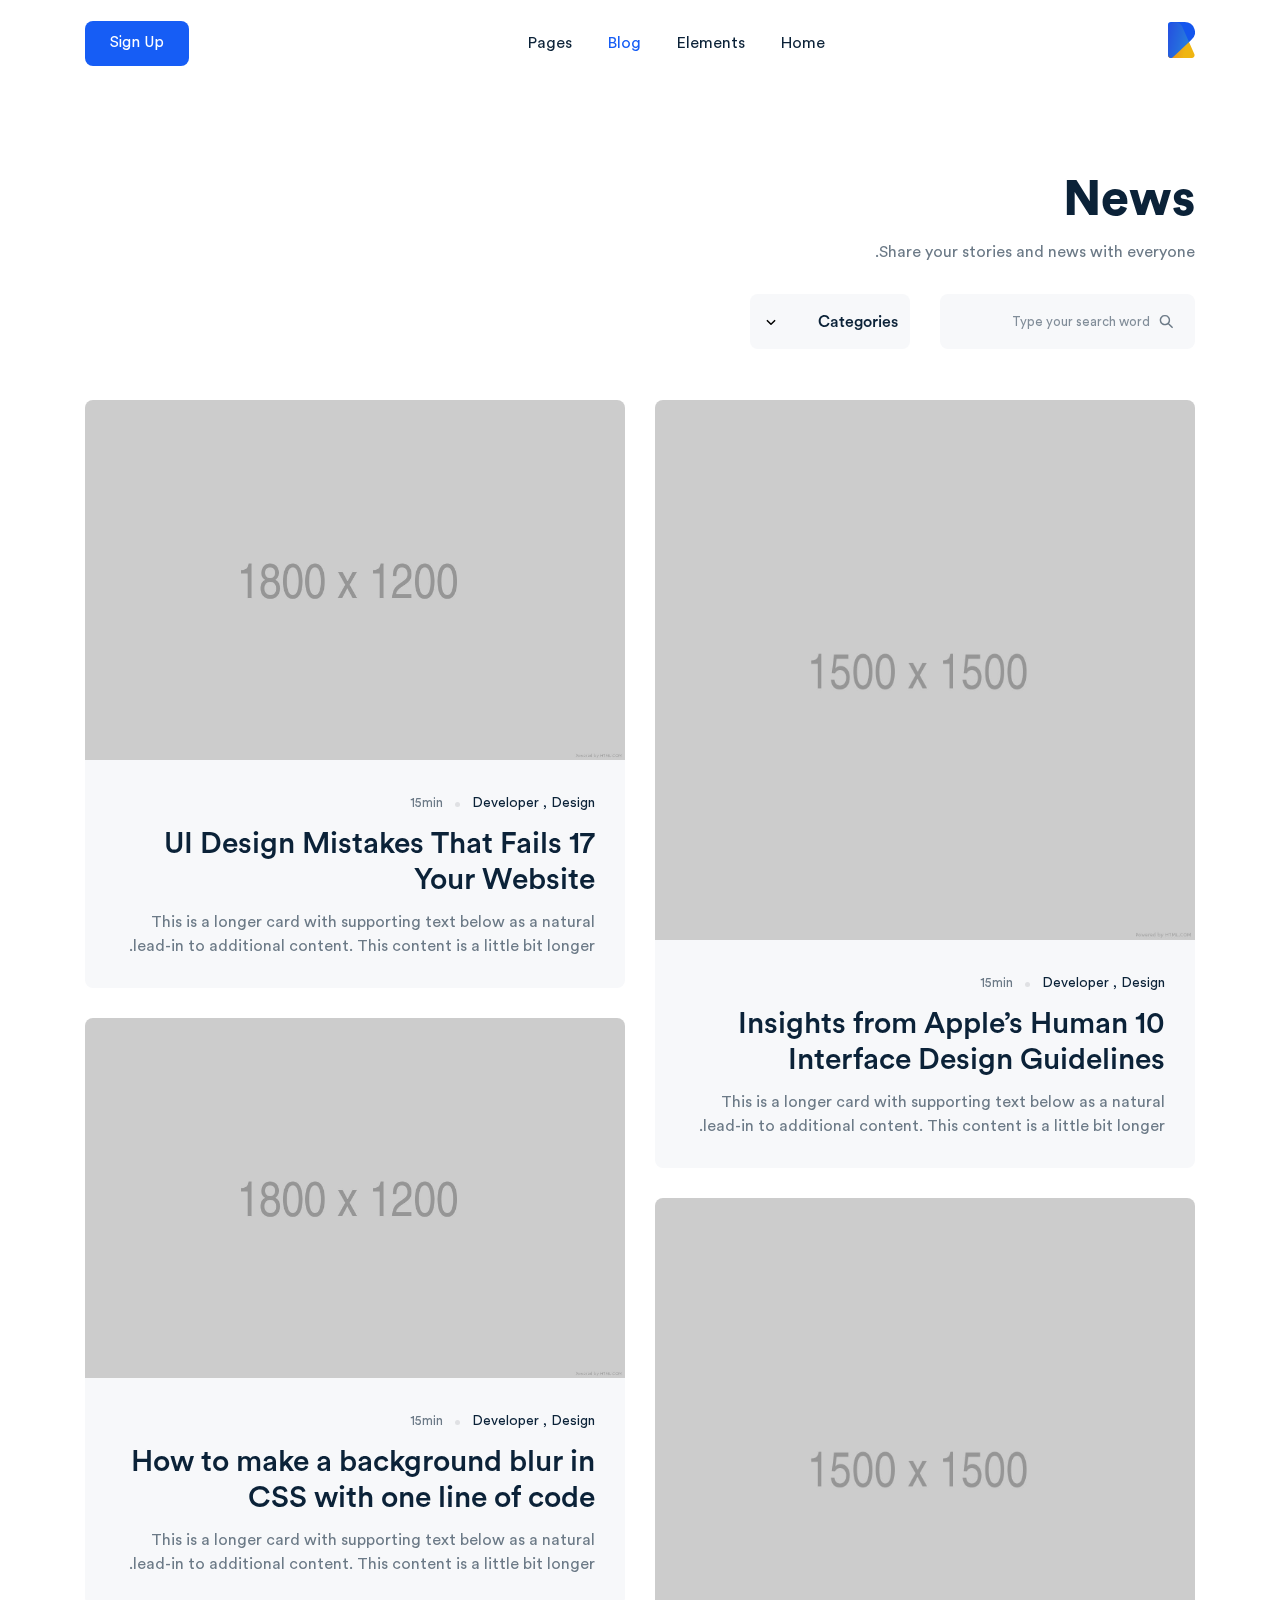
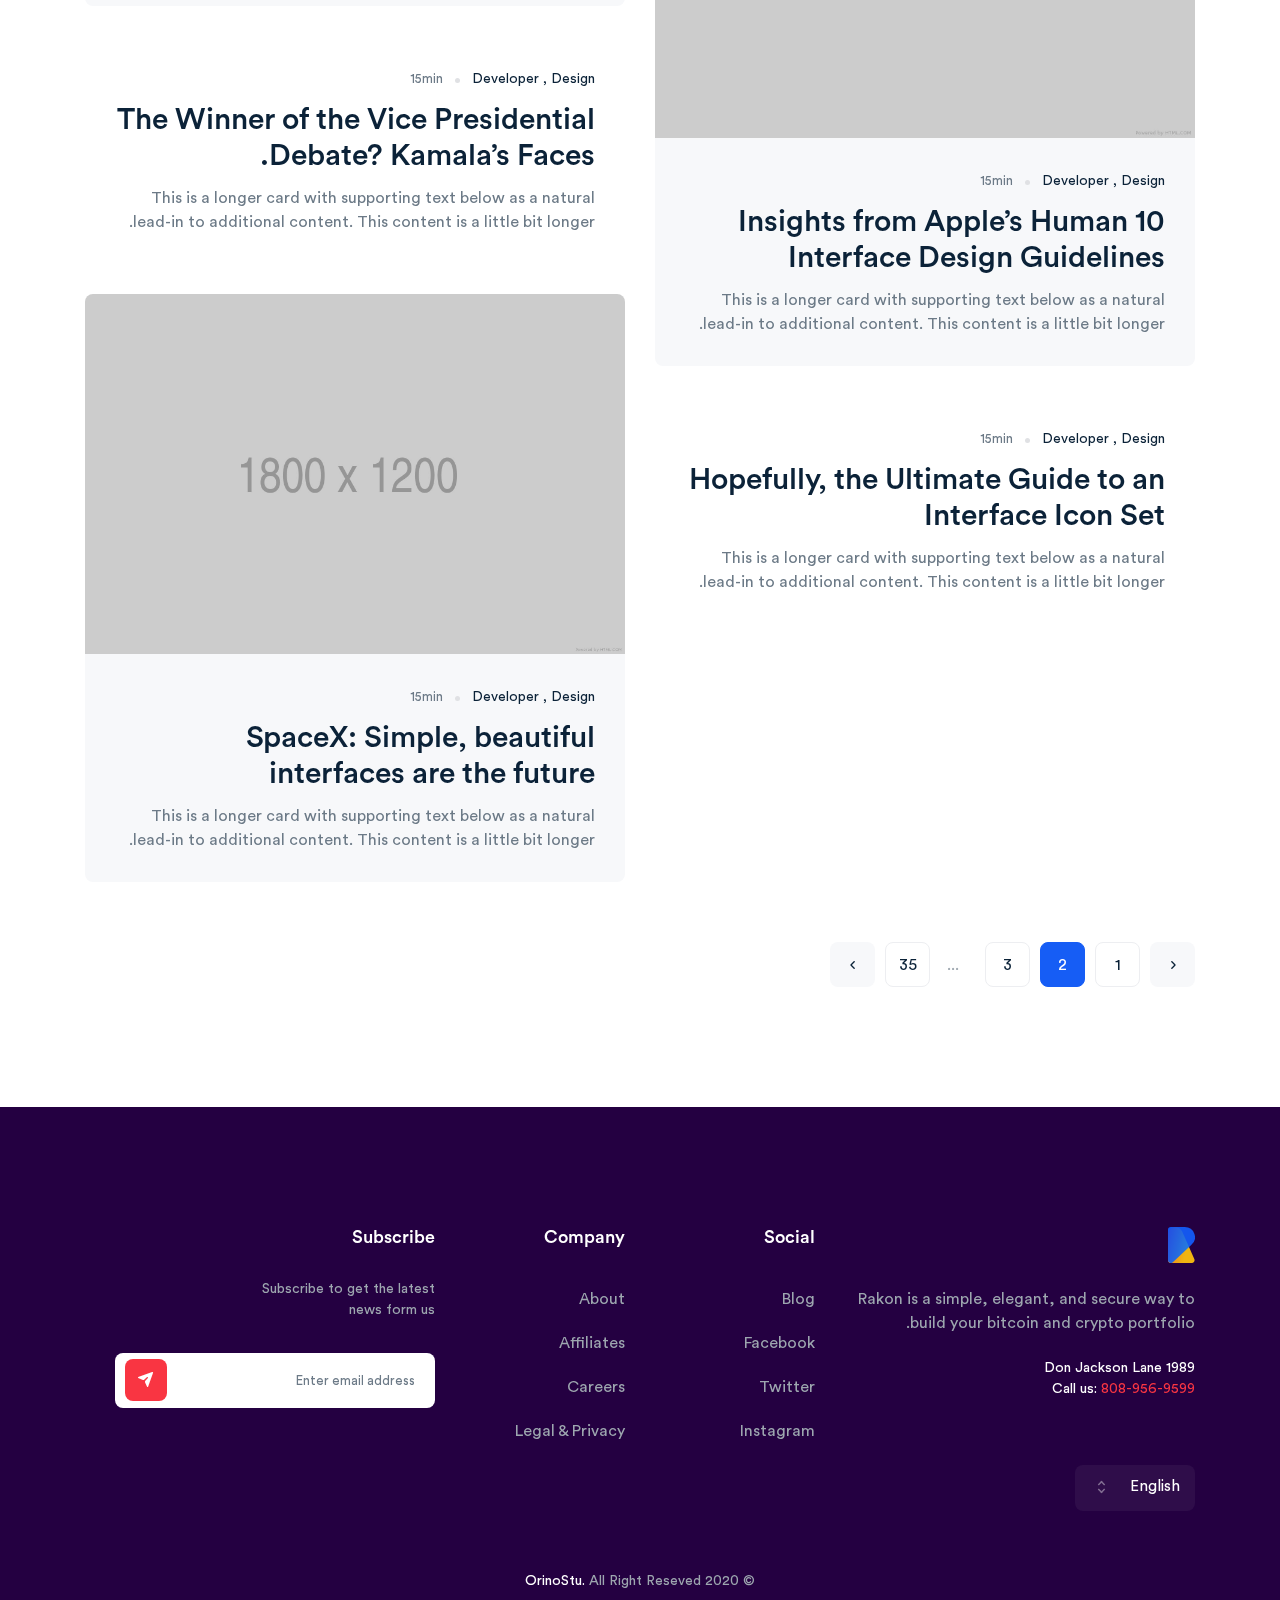
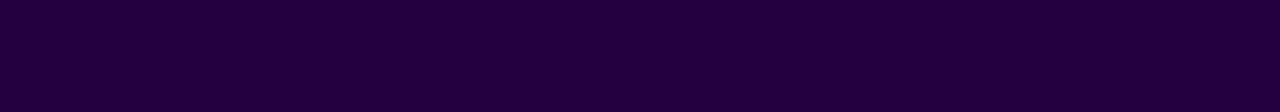
<file: rakon-template/html-rtl/blog/blog-classic.html>
<!DOCTYPE html>
<html lang="en">

<head>
  <meta charset="UTF-8" />
  <meta http-equiv="Content-Type" content="text/html; charset=UTF-8" />
  <meta http-equiv="X-UA-Compatible" content="IE=edge" />
  <meta http-equiv="X-UA-Compatible" content="ie=edge" />
  <meta name="viewport" content="width=device-width, initial-scale=1.0" />
  <meta name="viewport" content="width=device-width, initial-scale=1.0" />
  <meta name="description"
    content="Welcome to Rakon Multi-Purpose HTML5 Templates RTL Supported, built with HTML, JS, SASS, CSS3 and jQuery, RTL Supported, Easy User Experience and Responsive to all devices" />
  <meta name="keywords"
    content="HTML, CSS, JavaScript, Bootstrap, jQuery, Rakon, Themeforest, Template, envato, SASS, SCSS, HTML5, landing page, SaaS Product, SaaS Modern,  MultiPurpose, Crypto, Currency, ICO, Hosting, Agency, Mobile, App, Interior, Charity" />
  <meta name="author" content="Rakon - Creative Multi-Purpose HTML5 Templates" />

  <title>Blog Classic - Creative Multi-Purpose HTML5 Templates</title>
  <!-- favicon -->
  <link rel="shortcut icon" href="../../assets/img/favicon.ico" type="image/x-icon" />
  <!-- Bootstrap 4.5 -->
  <link rel="stylesheet" href="../../assets/css/bootstrap-rtl.min.css" type="text/css" />
  <!-- animate -->
  <link rel="stylesheet" href="../../assets/css/animate.css" type="text/css" />
  <!-- Swiper -->
  <link rel="stylesheet" href="../../assets/css/swiper.min.css" />
  <!-- aos -->
  <link rel="stylesheet" href="../../assets/css/aos.css" type="text/css" />
  <!-- icons -->
  <link rel="stylesheet" href="../../assets/css/icons.css" type="text/css" />
  <!-- main css -->
  <link rel="stylesheet" href="../../assets/css/main-rtl.css" type="text/css" />
  <!-- normalize -->
  <link rel="stylesheet" href="../../assets/css/normalize.css" type="text/css" />

  <!-- js for Brwoser -->
  <!--[if lt IE 9]>
      <script src="https://oss.maxcdn.com/html5shiv/3.7.2/html5shiv.min.js"></script>
      <script src="https://oss.maxcdn.com/respond/1.4.2/respond.min.js"></script>
    <![endif]-->

</head>

<body>
  <div id="wrapper">
    <div id="content">
      <!-- Start header -->
      <header class="header-nav-center active-blue" id="myNavbar">
        <div class="container">
          <!-- navbar -->
          <nav class="navbar navbar-expand-lg navbar-light px-sm-0">
            <a class="navbar-brand" href="">
              <img class="logo" src="../../assets/img/logo.svg" alt="logo" />
            </a>

            <button class="navbar-toggler menu ripplemenu" type="button" data-toggle="collapse"
              data-target="#navbarSupportedContent" aria-controls="navbarSupportedContent" aria-expanded="false"
              aria-label="Toggle navigation">
              <svg viewBox="0 0 64 48">
                <path d="M19,15 L45,15 C70,15 58,-2 49.0177126,7 L19,37"></path>
                <path d="M19,24 L45,24 C61.2371586,24 57,49 41,33 L32,24"></path>
                <path d="M45,33 L19,33 C-8,33 6,-2 22,14 L45,37"></path>
              </svg>
            </button>

            <div class="collapse navbar-collapse" id="navbarSupportedContent">
              <ul class="navbar-nav mx-auto nav-pills">
                <li class="nav-item">
                  <a class="nav-link" href="../../index.html">Home</a>
                </li>

                <li class="nav-item dropdown dropdown-hover dropdown_full position-static">
                  <a class="nav-link dropdown-toggle dropdown_menu" href="#" id="navbarDropdown" role="button"
                    data-toggle="dropdown" aria-haspopup="true" aria-expanded="false">
                    elements

                    <div class="icon_arrow">
                      <i class="tio chevron_right"></i>
                    </div>

                  </a>
                  <div class="dropdown-menu w-100 single-drop" aria-labelledby="navbarDropdown">
                    <div class="dropdown_menu_nav">
                      <!-- menu #1 -->
                      <div class="item_colume">
                        <span class="sub_title">Content</span>
                        <div class="sub_nav_menu">
                          <ul class="nav_meun">
                            <li>
                              <a href="../elements/accordion.html" class="dropdown-item">Accordion</a>
                            </li>
                            <li>
                              <a href="../elements/carousel.html" class="dropdown-item">Carousel</a>
                            </li>
                            <li>
                              <a href="../pricing/pricing-list.html" class="dropdown-item">Pricing List</a>
                            </li>
                            <li>
                              <a href="../elements/pricing-table.html" class="dropdown-item">Pricing Table</a>
                            </li>
                            <li>
                              <a href="../elements/tabs.html" class="dropdown-item">Tabs</a>
                            </li>
                          </ul>
                        </div>
                      </div>

                      <!-- menu #2 -->
                      <div class="item_colume">
                        <span class="sub_title">Presentational</span>
                        <div class="sub_nav_menu">
                          <ul class="nav_meun">
                            <li>
                              <a href="../elements/blog-posts.html" class="dropdown-item">Blog Posts
                                <span class="item_new">New</span>
                              </a>
                            </li>
                            <li>
                              <a href="../elements/parallax.html" class="dropdown-item">Parallax</a>
                            </li>

                            <li>
                              <a href="../elements/team.html" class="dropdown-item">Team Member</a>
                            </li>
                            <li>
                              <a href="../elements/video.html" class="dropdown-item">Video</a>
                            </li>
                          </ul>
                        </div>
                      </div>

                      <!-- menu #3 -->
                      <div class="item_colume">
                        <span class="sub_title">Typography</span>
                        <div class="sub_nav_menu">
                          <ul class="nav_meun">
                            <li>
                              <a href="../elements/call-to-action.html" class="dropdown-item">Call to Action</a>
                            </li>
                            <li>
                              <a href="../elements/grid.html" class="dropdown-item">Grid</a>
                            </li>
                            <li>
                              <a href="../elements/heading.html" class="dropdown-item">Heading</a>
                            </li>
                            <li>
                              <a href="../elements/alert.html" class="dropdown-item">Alerts</a>
                            </li>
                            <li>
                              <a href="../elements/testimonial.html" class="dropdown-item">Testimonials</a>
                            </li>
                          </ul>
                        </div>
                      </div>

                      <!-- menu #4 -->
                      <div class="item_colume">
                        <span class="sub_title">Basic</span>
                        <div class="sub_nav_menu">
                          <ul class="nav_meun">
                            <li>
                              <a href="../elements/button.html" class="dropdown-item">Button</a>
                            </li>
                            <li>
                              <a href="../elements/contact-form.html" class="dropdown-item">Contact Form</a>
                            </li>
                            <li>
                              <a href="../elements/clients-logo.html" class="dropdown-item">Clients Logo</a>
                            </li>
                            <li>
                              <a href="../elements/social-networks.html" class="dropdown-item">Social
                                Networks</a>
                            </li>
                          </ul>
                        </div>
                      </div>

                      <!-- menu #5 -->
                      <div class="item_colume">
                        <span class="sub_title">Infographic</span>
                        <div class="sub_nav_menu">
                          <ul class="nav_meun">
                            <li>
                              <a href="../elements/countdown.html" class="dropdown-item">Countdown</a>
                            </li>
                            <li>
                              <a href="../elements/counter.html" class="dropdown-item">Counter</a>
                            </li>
                            <li>
                              <a href="../elements/iconbox.html" class="dropdown-item">Icon Box</a>
                            </li>
                            <li>
                              <a href="../elements/process.html" class="dropdown-item">Process</a>
                            </li>
                            <li>
                              <a href="../elements/services.html" class="dropdown-item">Service Box</a>
                            </li>
                          </ul>
                        </div>
                      </div>
                    </div>
                  </div>
                </li>

                <li class="nav-item dropdown dropdown-hover">
                  <a class="nav-link dropdown-toggle dropdown_menu selected" href="#" id="navbarDropdown" role="button"
                    data-toggle="dropdown" aria-haspopup="true" aria-expanded="false">
                    Blog

                    <div class="icon_arrow">
                      <i class="tio chevron_right"></i>
                    </div>

                  </a>
                  <div class="dropdown-menu single-drop sm_dropdown" aria-labelledby="navbarDropdown">
                    <ul class="dropdown_menu_nav">

                      <li class="dropdown-submenu dropdown-hover"><a
                          class="dropdown-item dropdown-toggle dropdown_menu d-flex justify-content-between" href="#">
                          Grid Layout
                          <div class="icon_arrow">
                            <i class="tio chevron_right"></i>
                          </div>
                        </a>
                        <ul class="dropdown-menu sec-drop">
                          <li><a class="dropdown-item active" href="blog-classic.html">Blog: Classic</a></li>
                          <li><a class="dropdown-item" href="blog-classic-three-columen.html">
                              Blog: Classic 3 Column</a></li>
                          <li><a class="dropdown-item" href="blog-creative.html">Blog: Creative</a></li>
                          <li><a class="dropdown-item" href="blog-standard.html">Blog: Standard</a></li>
                        </ul>
                      </li>

                      <li class="dropdown-submenu dropdown-hover"><a
                          class="dropdown-item dropdown-toggle dropdown_menu d-flex justify-content-between" href="#">
                          Single Post
                          <div class="icon_arrow">
                            <i class="tio chevron_right"></i>
                          </div>
                        </a>
                        <ul class="dropdown-menu sec-drop">
                          <li><a class="dropdown-item" href="single-blog.html">Creative</a></li>
                          <li><a class="dropdown-item" href="single-featured-image.html">Featured Image</a></li>
                          <li><a class="dropdown-item" href="single-background-color.html">Background Color</a>
                          </li>
                        </ul>
                      </li>

                    </ul>

                  </div>
                </li>

                <li class="nav-item dropdown dropdown-hover">
                  <a class="nav-link dropdown-toggle dropdown_menu" href="#" id="navbarDropdown" role="button"
                    data-toggle="dropdown" aria-haspopup="true" aria-expanded="false">
                    Pages

                    <div class="icon_arrow">
                      <i class="tio chevron_right"></i>
                    </div>

                  </a>
                  <div class="dropdown-menu single-drop sm_dropdown" aria-labelledby="navbarDropdown">
                    <ul class="dropdown_menu_nav">

                      <li class="dropdown-submenu dropdown-hover"><a
                          class="dropdown-item dropdown-toggle dropdown_menu d-flex justify-content-between" href="#">
                          About
                          <div class="icon_arrow">
                            <i class="tio chevron_right"></i>
                          </div>
                        </a>
                        <ul class="dropdown-menu sec-drop">
                          <li><a class="dropdown-item" href="../about/about.html">About Us</a></li>
                          <li><a class="dropdown-item" href="../about/about-2.html">Our Studio</a></li>
                          <li><a class="dropdown-item" href="../about/about-3.html">Our Creative</a></li>
                        </ul>
                      </li>

                      <li class="dropdown-submenu dropdown-hover"><a
                          class="dropdown-item dropdown-toggle dropdown_menu d-flex justify-content-between" href="#">
                          Contact
                          <div class="icon_arrow">
                            <i class="tio chevron_right"></i>
                          </div>
                        </a>
                        <ul class="dropdown-menu sec-drop">
                          <li><a class="dropdown-item" href="../contact/contact-agency.html">Contact: Agency</a></li>
                          <li><a class="dropdown-item" href="../contact/contact-blocks.html">Contact: Blocks</a></li>
                          <li><a class="dropdown-item" href="../contact/contact-classic.html">Contact: Classic</a></li>
                          <li><a class="dropdown-item" href="../contact/contact-corporate.html">Contact: Corporate</a>
                          </li>
                          <li><a class="dropdown-item" href="../contact/contact-simple.html">Contact: Simple</a></li>
                          <li><a class="dropdown-item" href="../contact/contact-creative.html">Contact: Creative</a>
                          </li>
                        </ul>
                      </li>

                      <li class="dropdown-submenu dropdown-hover"><a
                          class="dropdown-item dropdown-toggle dropdown_menu d-flex justify-content-between" href="#">
                          Account
                          <div class="icon_arrow">
                            <i class="tio chevron_right"></i>
                          </div>
                        </a>
                        <ul class="dropdown-menu sec-drop">
                          <li><a class="dropdown-item" href="../account/signin-2.html">Sign in 1</a></li>
                          <li><a class="dropdown-item" href="../account/signin-3.html">Sign in 2</a></li>
                          <li><a class="dropdown-item" href="../account/signup.html">Sign up 1</a></li>
                          <li><a class="dropdown-item" href="../account/signup-2.html">Sign up 2</a></li>
                          <li><a class="dropdown-item" href="../account/signup-3.html">Sign up 3</a></li>
                          <li><a class="dropdown-item" href="../account/forgot-2.html">forgot 1</a></li>
                          <li><a class="dropdown-item" href="../account/forgot-3.html">forgot 2</a></li>
                        </ul>
                      </li>

                    </ul>

                  </div>
                </li>

              </ul>
              <div class="nav_account btn_demo3">
                <a href="#" class="btn btn_sm_primary border-0 bg-blue c-white rounded-8">
                  Sign Up
                </a>
              </div>
            </div>
          </nav>
          <!-- End Navbar -->
        </div>
        <!-- end container -->
      </header>
      <!-- End header -->

      <!-- Stat main -->
      <main data-spy="scroll" data-target="#navbar-example2" data-offset="0">

        <!-- Start banner_about -->
        <section class="pt_banner_inner no-before banner_px_image blog-banner_without_image">
          <div class="container">
            <div class="row">
              <div class="col-md-8 col-lg-6">
                <div class="banner_title_inner margin-b-3">
                  <h1 data-aos="fade-up" data-aos-delay="0">
                    News
                  </h1>
                  <p data-aos="fade-up" data-aos-delay="100">
                    Share your stories and news with everyone.
                  </p>
                </div>
              </div>
            </div>
            <div class="filter_form" data-aos="fade-up" data-aos-delay="200">
              <form class="row">
                <div class="col-md-6 col-lg-3">
                  <div class="simple_search">
                    <div class="form-group">
                      <div class="input_group">
                        <input type="search" class="form-control" placeholder="Type your search word">
                        <i class="tio search"></i>
                      </div>
                    </div>
                  </div>
                </div>
                <div class="col-md-6 col-lg-2">
                  <div class="form-group">
                    <select class="form-control custom-select" id="exampleFormControlSelect1">
                      <option>Categories</option>
                      <option>Forests</option>
                      <option>Oceans</option>
                      <option>Science</option>
                      <option>Policy</option>
                    </select>
                  </div>
                </div>
              </form>
            </div>
          </div>
        </section>
        <!-- End banner_about -->

        <!-- Start blog_masonry -->
        <section class="blog_masonry two_column">
          <div class="container">
            <div class="row">
              <div class="col-12">

                <div class="card-columns">

                  <div class="card">
                    <a href="#" class="link_poet">
                      <div class="cover_link">
                        <img class="main_img" src="../../assets/img/inner/px0654.jpg" class="card-img-top" alt="...">
                        <div class="auther_post">
                          <div class="media">
                            <img src="../../assets/img/persons/23.jpg" alt="">
                            <div class="media-body my-auto">
                              <div class="txt">
                                <h4>Chad Faircloth</h4>
                                <p>30 Sep, 2020</p>
                              </div>
                            </div>
                          </div>
                        </div>
                      </div>
                    </a>
                    <div class="card-body">
                      <div class="about_post">
                        <span class="c_ategory">
                          <a href="#Design">Design</a>
                          <a href="#Developer">Developer</a>
                        </span>
                        <span class="dot"></span>
                        <time>15min</time>
                      </div>
                      <a href="#" class="d-block">
                        <h5 class="card-title">10 Insights from Apple’s Human Interface Design Guidelines</h5>
                        <p class="card-text">This is a longer card with supporting text below as a natural lead-in to
                          additional content. This content is a little bit longer.
                        </p>
                      </a>
                    </div>
                  </div>

                  <div class="card">
                    <a href="#" class="link_poet">
                      <div class="cover_link">
                        <img class="main_img" src="../../assets/img/inner/01219874.jpg" class="card-img-top" alt="...">
                        <div class="auther_post">
                          <div class="media">
                            <img src="../../assets/img/persons/23.jpg" alt="">
                            <div class="media-body my-auto">
                              <div class="txt">
                                <h4>Chad Faircloth</h4>
                                <p>30 Sep, 2020</p>
                              </div>
                            </div>
                          </div>
                        </div>
                      </div>
                    </a>
                    <div class="card-body">
                      <div class="about_post">
                        <span class="c_ategory">
                          <a href="#Design">Design</a>
                          <a href="#Developer">Developer</a>
                        </span>
                        <span class="dot"></span>
                        <time>15min</time>
                      </div>
                      <a href="#" class="d-block">
                        <h5 class="card-title">10 Insights from Apple’s Human Interface Design Guidelines</h5>
                        <p class="card-text">This is a longer card with supporting text below as a natural lead-in to
                          additional content. This content is a little bit longer.
                        </p>
                      </a>
                    </div>
                  </div>

                  <div class="card">
                    <div class="card-body bg-white">
                      <div class="about_post">
                        <span class="c_ategory">
                          <a href="#Design">Design</a>
                          <a href="#Developer">Developer</a>
                        </span>
                        <span class="dot"></span>
                        <time>15min</time>
                      </div>
                      <a href="#" class="d-block">
                        <h5 class="card-title">Hopefully, the Ultimate Guide to an Interface Icon Set</h5>
                        <p class="card-text">This is a longer card with supporting text below as a natural lead-in to
                          additional content. This content is a little bit longer.
                        </p>
                      </a>
                    </div>
                  </div>

                  <div class="card">
                    <a href="#" class="link_poet">
                      <div class="cover_link">
                        <img class="main_img" src="../../assets/img/inner/00pxsd.jpg" class="card-img-top" alt="...">
                        <div class="auther_post">
                          <div class="media">
                            <img src="../../assets/img/persons/23.jpg" alt="">
                            <div class="media-body my-auto">
                              <div class="txt">
                                <h4>Chad Faircloth</h4>
                                <p>30 Sep, 2020</p>
                              </div>
                            </div>
                          </div>
                        </div>
                      </div>
                    </a>
                    <div class="card-body">
                      <div class="about_post">
                        <span class="c_ategory">
                          <a href="#Design">Design</a>
                          <a href="#Developer">Developer</a>
                        </span>
                        <span class="dot"></span>
                        <time>15min</time>
                      </div>
                      <a href="#" class="d-block">
                        <h5 class="card-title">17 UI Design Mistakes That Fails Your Website</h5>
                        <p class="card-text">This is a longer card with supporting text below as a natural lead-in to
                          additional content. This content is a little bit longer.
                        </p>
                      </a>
                    </div>
                  </div>

                  <div class="card">
                    <a href="#" class="link_poet">
                      <div class="cover_link">
                        <img class="main_img" src="../../assets/img/inner/pxx065.jpg" class="card-img-top" alt="...">
                        <div class="auther_post">
                          <div class="media">
                            <img src="../../assets/img/persons/23.jpg" alt="">
                            <div class="media-body my-auto">
                              <div class="txt">
                                <h4>Chad Faircloth</h4>
                                <p>30 Sep, 2020</p>
                              </div>
                            </div>
                          </div>
                        </div>
                      </div>
                    </a>
                    <div class="card-body">
                      <div class="about_post">
                        <span class="c_ategory">
                          <a href="#Design">Design</a>
                          <a href="#Developer">Developer</a>
                        </span>
                        <span class="dot"></span>
                        <time>15min</time>
                      </div>
                      <a href="#" class="d-block">
                        <h5 class="card-title">How to make a background blur in CSS with one line of code</h5>
                        <p class="card-text">This is a longer card with supporting text below as a natural lead-in to
                          additional content. This content is a little bit longer.
                        </p>
                      </a>
                    </div>
                  </div>

                  <div class="card">
                    <div class="card-body bg-white">
                      <div class="about_post">
                        <span class="c_ategory">
                          <a href="#Design">Design</a>
                          <a href="#Developer">Developer</a>
                        </span>
                        <span class="dot"></span>
                        <time>15min</time>
                      </div>
                      <a href="#" class="d-block">
                        <h5 class="card-title">The Winner of the Vice Presidential Debate? Kamala’s Faces.</h5>
                        <p class="card-text">This is a longer card with supporting text below as a natural lead-in to
                          additional content. This content is a little bit longer.
                        </p>
                      </a>
                    </div>
                  </div>

                  <div class="card">
                    <a href="#" class="link_poet">
                      <div class="cover_link">
                        <img class="main_img" src="../../assets/img/inner/00vupo.jpg" class="card-img-top" alt="...">
                        <div class="auther_post">
                          <div class="media">
                            <img src="../../assets/img/persons/23.jpg" alt="">
                            <div class="media-body my-auto">
                              <div class="txt">
                                <h4>Chad Faircloth</h4>
                                <p>30 Sep, 2020</p>
                              </div>
                            </div>
                          </div>
                        </div>
                      </div>
                    </a>
                    <div class="card-body">
                      <div class="about_post">
                        <span class="c_ategory">
                          <a href="#Design">Design</a>
                          <a href="#Developer">Developer</a>
                        </span>
                        <span class="dot"></span>
                        <time>15min</time>
                      </div>
                      <a href="#" class="d-block">
                        <h5 class="card-title">SpaceX: Simple, beautiful interfaces are the future</h5>
                        <p class="card-text">This is a longer card with supporting text below as a natural lead-in to
                          additional content. This content is a little bit longer.
                        </p>
                      </a>
                    </div>
                  </div>

                </div>

              </div>
            </div>
          </div>
        </section>
        <!-- End. blog_masonry -->

        <!-- pagination default -->
        <section class="margin-b-12">
          <div class="container">
            <nav aria-label="Page navigation example">
              <ul class="pagination default hover-blue margin-t-3">
                <li class="page-item">
                  <a class="page-link" href="#" aria-label="Previous">
                    <i class="tio chevron_left"></i>
                  </a>
                </li>
                <li class="page-item"><a class="page-link" href="#">1</a></li>
                <li class="page-item"><a class="page-link active" href="#">2</a></li>
                <li class="page-item"><a class="page-link" href="#">3</a></li>

                <li class="page-item"><a class="page-link disabled">...</a></li>
                <li class="page-item"><a class="page-link" href="#">35</a></li>
                <li class="page-item">
                  <a class="page-link" href="#" aria-label="Next">
                    <i class="tio chevron_right"></i>
                  </a>
                </li>
              </ul>
            </nav>
          </div>
        </section>
        <!-- End. pagination -->

      </main>
    </div>
    <!-- [id] content -->

    <!-- Start footer -->
    <footer class="foot_demo2 padding-py-12 footer_inner_one bg-dark">
      <div class="container">
        <!-- Start footer -->
        <div class="defalut-footer">
          <div class="row">
            <div class="col-md-6 col-lg-4 mb-4 mb-sm-0">
              <div class="item_about">
                <a class="logo" href="hosting.html">
                  <img src="../../assets/img/logo.svg" alt="" />
                </a>
                <p>
                  Rakon is a simple, elegant, and secure way to build your
                  bitcoin and crypto portfolio.
                </p>
                <div class="address">
                  <span>1989 Don Jackson Lane</span>
                  <span>Call us:
                    <a class="c-red" href="tel:8089569599">808-956-9599</a></span>
                </div>
              </div>
            </div>
            <div class="col-6 col-md-2">
              <div class="item_links">
                <h4>Social</h4>
                <a class="nav-link" href="">Blog</a>
                <a class="nav-link" href="">Facebook</a>
                <a class="nav-link" href="">Twitter</a>
                <a class="nav-link" href="">Instagram</a>
              </div>
            </div>
            <div class="col-6 col-md-2">
              <div class="item_links">
                <h4>Company</h4>
                <a class="nav-link" href="">About</a>
                <a class="nav-link" href="">Affiliates</a>
                <a class="nav-link" href="">Careers</a>
                <a class="nav-link" href="">Legal & Privacy</a>
              </div>
            </div>
            <div class="col-md-4 mt-4 mt-sm-0">
              <div class="item_subscribe">
                <h4>Subscribe</h4>
                <p>
                  Subscribe to get the latest<br />
                  news form us
                </p>
                <form class="form-row">
                  <div class="col-md-11 form-group subscribebtn">
                    <div class="item_input">
                      <input type="email" class="form-control rounded-pill" id="exampleInputEmail1"
                        placeholder="Enter email address" aria-describedby="emailHelp" />
                      <button type="button" class="btn ripple_circle scale rounded-circle btn_subscribe">
                        <i class="tio send"></i>
                      </button>
                    </div>
                  </div>
                </form>
              </div>
            </div>
          </div>
          <div class="row">
            <div class="col-md-6 margin-t-1">
              <select data-menu>
                <option selected>English</option>
                <option>Arabic</option>
                <option>Russian</option>
              </select>
            </div>
          </div>
          <div class="col-12 text-center padding-t-6">
            <div class="copyright">
              <span>© 2020
                <a href="https://themeforest.net/user/orinostu" target="_blank">OrinoStu.</a>
                All Right Reseved</span>
            </div>
          </div>
        </div>
        <!-- End Footer -->
      </div>
    </footer>
    <!-- End Footer -->

    <!-- Video Modal -->
    <div class="modal mdll_video fade" id="mdllVideo" tabindex="-1" role="dialog" aria-labelledby="exampleModalLabel"
      aria-hidden="true">
      <!-- Close -->
      <button type="button" class="close bbt_close ripple_circle" data-dismiss="modal" aria-label="Close">
        <i class="tio clear"></i>
      </button>
      <div class="modal-dialog modal-dialog-centered modal-lg">
        <div class="modal-content">
          <div class="modal-body">
            <div class="embed-responsive embed-responsive-16by9">
              <iframe class="embed-responsive-item" src="" id="video" allowscriptaccess="always"
                allow="autoplay"></iframe>
            </div>
          </div>
        </div>
      </div>
    </div>

    <!-- Back to top with progress indicator-->
    <div class="prgoress_indicator">
      <svg class="progress-circle svg-content" width="100%" height="100%" viewBox="-1 -1 102 102">
        <path d="M50,1 a49,49 0 0,1 0,98 a49,49 0 0,1 0,-98" />
      </svg>
    </div>


  </div>
  <!-- End. wrapper -->

  <!-- jquery -->
  <script src="../../assets/js/jquery-3.5.0.js" type="text/javascript"></script>
  <!-- jquery-migrate -->
  <script src="../../assets/js/jquery-migrate.min.js" type="text/javascript"></script>
  <!-- popper -->
  <script src="../../assets/js/popper.min.js" type="text/javascript"></script>
  <!-- bootstrap -->
  <script src="../../assets/js/bootstrap.min.js" type="text/javascript"></script>
  <!--
  ============
  vendor file
  ============
   -->
  <!-- particles -->
  <script src="../../assets/js/vendor/particles.min.js" type="text/javascript"></script>
  <!-- TweenMax -->
  <script src="../../assets/js/vendor/TweenMax.min.js" type="text/javascript"></script>
  <!-- ScrollMagic -->
  <script src="../../assets/js/vendor/ScrollMagic.js" type="text/javascript"></script>
  <!-- animation.gsap -->
  <script src="../../assets/js/vendor/animation.gsap.js" type="text/javascript"></script>
  <!-- addIndicators -->
  <script src="../../assets/js/vendor/debug.addIndicators.min.js" type="text/javascript"></script>
  <!-- Swiper js -->
  <script src="../../assets/js/vendor/swiper.min.js" type="text/javascript"></script>
  <!-- countdown -->
  <script src="../../assets/js/vendor/countdown.js" type="text/javascript"></script>
  <!-- simpleParallax -->
  <script src="../../assets/js/vendor/simpleParallax.min.js" type="text/javascript"></script>
  <!-- waypoints -->
  <script src="../../assets/js/vendor/waypoints.min.js" type="text/javascript"></script>
  <!-- counterup -->
  <script src="../../assets/js/vendor/jquery.counterup.min.js" type="text/javascript"></script>
  <!-- charming -->
  <script src="../../assets/js/vendor/charming.min.js" type="text/javascript"></script>
  <!-- imagesloaded -->
  <script src="../../assets/js/vendor/imagesloaded.pkgd.min.js" type="text/javascript"></script>
  <!-- BX-Slider -->
  <script src="../../assets/js/vendor/jquery.bxslider.min.js" type="text/javascript"></script>
  <!-- Sharer -->
  <script src="../../assets/js/vendor/sharer.js" type="text/javascript"></script>
  <!-- sticky -->
  <script src="../../assets/js/vendor/sticky.min.js" type="text/javascript"></script>
  <!-- Aos -->
  <script src="../../assets/js/vendor/aos.js" type="text/javascript"></script>
  <!-- main file -->
  <script src="../../assets/js/main.js" type="text/javascript"></script>

</body>

</html>
</file>
<file: Documentation/assets/css/prism.css>
/* PrismJS 1.20.0
https://prismjs.com/download.html#themes=prism-okaidia&languages=[base64] */
/**
 * okaidia theme for JavaScript, CSS and HTML
 * Loosely based on Monokai textmate theme by http://www.monokai.nl/
 * @author ocodia
 */

code[class*="language-"],
pre[class*="language-"] {
	color: #f8f8f2;
	background: none;
	text-shadow: 0 1px rgba(0, 0, 0, 0.3);
	font-family: Consolas, Monaco, 'Andale Mono', 'Ubuntu Mono', monospace;
	font-size: 1em;
	text-align: left;
	white-space: pre;
	word-spacing: normal;
	word-break: normal;
	word-wrap: normal;
	line-height: 1.5;

	-moz-tab-size: 4;
	-o-tab-size: 4;
	tab-size: 4;

	-webkit-hyphens: none;
	-moz-hyphens: none;
	-ms-hyphens: none;
	hyphens: none;
}

/* Code blocks */
pre[class*="language-"] {
	padding: 1em;
	margin: .5em 0;
	overflow: auto;
	border-radius: 0.3em;
}

:not(pre) > code[class*="language-"],
pre[class*="language-"] {
	background: #272822;
}

/* Inline code */
:not(pre) > code[class*="language-"] {
	padding: .1em;
	border-radius: .3em;
	white-space: normal;
}

.token.comment,
.token.prolog,
.token.doctype,
.token.cdata {
	color: slategray;
}

.token.punctuation {
	color: #f8f8f2;
}

.token.namespace {
	opacity: .7;
}

.token.property,
.token.tag,
.token.constant,
.token.symbol,
.token.deleted {
	color: #f92672;
}

.token.boolean,
.token.number {
	color: #ae81ff;
}

.token.selector,
.token.attr-name,
.token.string,
.token.char,
.token.builtin,
.token.inserted {
	color: #a6e22e;
}

.token.operator,
.token.entity,
.token.url,
.language-css .token.string,
.style .token.string,
.token.variable {
	color: #f8f8f2;
}

.token.atrule,
.token.attr-value,
.token.function,
.token.class-name {
	color: #e6db74;
}

.token.keyword {
	color: #66d9ef;
}

.token.regex,
.token.important {
	color: #fd971f;
}

.token.important,
.token.bold {
	font-weight: bold;
}
.token.italic {
	font-style: italic;
}

.token.entity {
	cursor: help;
}
</file>
<file: Documentation/assets/css/icons.css>
@font-face {
  font-family: 'The-Icon-of';
  src:  url('../fonts/The-Icon-of.eot?w2v7hx');
  src:  url('../fonts/The-Icon-of.eot?w2v7hx#iefix') format('embedded-opentype'),
    url('../fonts/The-Icon-of.woff2?w2v7hx') format('woff2'),
    url('../fonts/The-Icon-of.ttf?w2v7hx') format('truetype'),
    url('../fonts/The-Icon-of.woff?w2v7hx') format('woff'),
    url('../fonts/The-Icon-of.svg?w2v7hx#The-Icon-of') format('svg');
  font-weight: normal;
  font-style: normal;
  font-display: block;
}

.tio {
  /* use !important to prevent issues with browser extensions that change fonts */
  font-family: 'The-Icon-of' !important;
  speak: none;
  font-style: normal;
  font-weight: normal;
  font-variant: normal;
  text-transform: none;
  line-height: 1;

  /* Enable Ligatures ================ */
  letter-spacing: 0;
  -webkit-font-feature-settings: "liga";
  -moz-font-feature-settings: "liga=1";
  -moz-font-feature-settings: "liga";
  -ms-font-feature-settings: "liga" 1;
  font-feature-settings: "liga";
  -webkit-font-variant-ligatures: discretionary-ligatures;
  font-variant-ligatures: discretionary-ligatures;

  /* Better Font Rendering =========== */
  -webkit-font-smoothing: antialiased;
  -moz-osx-font-smoothing: grayscale;
}

.add_circle_outlined:before {
  content: "\e900";
}
.add_circle:before {
  content: "\e901";
}
.add_square_outlined:before {
  content: "\e902";
}
.add_square:before {
  content: "\e903";
}
.add:before {
  content: "\e904";
}
.appointment_cancelled:before {
  content: "\e905";
}
.appointment:before {
  content: "\e906";
}
.archive:before {
  content: "\e907";
}
.autorenew:before {
  content: "\e908";
}
.block_ads:before {
  content: "\e909";
}
.bookmark_outlined:before {
  content: "\e90a";
}
.bookmark:before {
  content: "\e90b";
}
.bookmarks_outlined:before {
  content: "\e90c";
}
.bookmarks:before {
  content: "\e90d";
}
.browser_window:before {
  content: "\e90e";
}
.browser_windows:before {
  content: "\e90f";
}
.cached:before {
  content: "\e910";
}
.calendar_month:before {
  content: "\e911";
}
.calendar_note:before {
  content: "\e912";
}
.calendar:before {
  content: "\e913";
}
.carousel_horizontal_outlined:before {
  content: "\e914";
}
.carousel_horizontal:before {
  content: "\e915";
}
.carousel_vertical_outlined:before {
  content: "\e916";
}
.carousel_vertical:before {
  content: "\e917";
}
.checkmark_circle_outlined:before {
  content: "\e918";
}
.checkmark_circle:before {
  content: "\e919";
}
.checkmark_square_outlined:before {
  content: "\e91a";
}
.checkmark_square:before {
  content: "\e91b";
}
.clear_circle_outlined:before {
  content: "\e91c";
}
.clear_circle:before {
  content: "\e91d";
}
.clear_square_outlined:before {
  content: "\e91e";
}
.clear_square:before {
  content: "\e91f";
}
.clear:before {
  content: "\e920";
}
.column_view_outlined:before {
  content: "\e921";
}
.column_view:before {
  content: "\e922";
}
.command_outlined:before {
  content: "\e923";
}
.command:before {
  content: "\e924";
}
.date_range:before {
  content: "\e925";
}
.done:before {
  content: "\e926";
}
.drag:before {
  content: "\e927";
}
.eject_circle_outlined:before {
  content: "\e928";
}
.eject_circle:before {
  content: "\e929";
}
.eject:before {
  content: "\e92a";
}
.event:before {
  content: "\e92b";
}
.exit_fullscreen_1_1:before {
  content: "\e92c";
}
.exit_fullscreen_4_3:before {
  content: "\e92d";
}
.exit_fullscreen_16_9:before {
  content: "\e92e";
}
.find_replace:before {
  content: "\e92f";
}
.first_page:before {
  content: "\e930";
}
.hashtag:before {
  content: "\e931";
}
.heart_outlined:before {
  content: "\e932";
}
.heart:before {
  content: "\e933";
}
.help_outlined:before {
  content: "\e934";
}
.help:before {
  content: "\e935";
}
.history:before {
  content: "\e936";
}
.incognito:before {
  content: "\e937";
}
.info_outined:before {
  content: "\e938";
}
.info:before {
  content: "\e939";
}
.key:before {
  content: "\e93a";
}
.label_important:before {
  content: "\e93b";
}
.label_off:before {
  content: "\e93c";
}
.label_outlined:before {
  content: "\e93d";
}
.label:before {
  content: "\e93e";
}
.labels_outlined:before {
  content: "\e93f";
}
.labels:before {
  content: "\e940";
}
.last_page:before {
  content: "\e941";
}
.layout:before {
  content: "\e942";
}
.move_page:before {
  content: "\e943";
}
.multi_direction_diagonal:before {
  content: "\e944";
}
.multi_direction:before {
  content: "\e945";
}
.notebook_bookmarked:before {
  content: "\e946";
}
.notice_outlined:before {
  content: "\e947";
}
.notice:before {
  content: "\e948";
}
.open_in_new:before {
  content: "\e949";
}
.pages_outlined:before {
  content: "\e94a";
}
.pages:before {
  content: "\e94b";
}
.publish:before {
  content: "\e94c";
}
.record_screen:before {
  content: "\e94d";
}
.refresh:before {
  content: "\e94e";
}
.remaining_time:before {
  content: "\e94f";
}
.remove_circle_outlined:before {
  content: "\e950";
}
.remove_circle:before {
  content: "\e951";
}
.remove_square_outlined:before {
  content: "\e952";
}
.remove_square:before {
  content: "\e953";
}
.remove:before {
  content: "\e954";
}
.restore:before {
  content: "\e955";
}
.search:before {
  content: "\e956";
}
.settings_back:before {
  content: "\e957";
}
.shopping_basket_add:before {
  content: "\e958";
}
.shopping_basket_clear:before {
  content: "\e959";
}
.shopping_basket_outlined:before {
  content: "\e95a";
}
.shopping_basket_remove:before {
  content: "\e95b";
}
.shopping_basket:before {
  content: "\e95c";
}
.shopping_cart_add:before {
  content: "\e95d";
}
.shopping_cart_off:before {
  content: "\e95e";
}
.shopping_cart_outlined:before {
  content: "\e95f";
}
.shopping_cart_remove:before {
  content: "\e960";
}
.shopping_cart:before {
  content: "\e961";
}
.snooze_notification:before {
  content: "\e962";
}
.snooze:before {
  content: "\e963";
}
.sort:before {
  content: "\e964";
}
.star_half:before {
  content: "\e965";
}
.star_outlined:before {
  content: "\e966";
}
.star:before {
  content: "\e967";
}
.subscribe:before {
  content: "\e968";
}
.support:before {
  content: "\e969";
}
.sync_off:before {
  content: "\e96a";
}
.sync:before {
  content: "\e96b";
}
.tab:before {
  content: "\e96c";
}
.tabs:before {
  content: "\e96d";
}
.time_20_s:before {
  content: "\e96e";
}
.time_30_s:before {
  content: "\e96f";
}
.time_40_s:before {
  content: "\e970";
}
.time:before {
  content: "\e971";
}
.timer_20_s:before {
  content: "\e972";
}
.timer_30_s:before {
  content: "\e973";
}
.timer_40_s:before {
  content: "\e974";
}
.timer_off:before {
  content: "\e975";
}
.timer:before {
  content: "\e976";
}
.turn_off:before {
  content: "\e977";
}
.unarchive:before {
  content: "\e978";
}
.update:before {
  content: "\e979";
}
.vibrations_off:before {
  content: "\e97a";
}
.vibrations:before {
  content: "\e97b";
}
.watch_later:before {
  content: "\e97c";
}
.youtube_search:before {
  content: "\e97d";
}
.battery_alert:before {
  content: "\e97e";
}
.error_outlined:before {
  content: "\e97f";
}
.error:before {
  content: "\e980";
}
.message_failed_outlined:before {
  content: "\e981";
}
.message_failed:before {
  content: "\e982";
}
.new_release_outlined:before {
  content: "\e983";
}
.new_release:before {
  content: "\e984";
}
.notification_add:before {
  content: "\e985";
}
.notifications_alert:before {
  content: "\e986";
}
.notifications_off:before {
  content: "\e987";
}
.notifications_on_outlined:before {
  content: "\e988";
}
.notifications_on:before {
  content: "\e989";
}
.notifications_outlined:before {
  content: "\e98a";
}
.notifications:before {
  content: "\e98b";
}
.report_outlined:before {
  content: "\e98c";
}
.report:before {
  content: "\e98d";
}
.security_warning_outlined:before {
  content: "\e98e";
}
.security_warning:before {
  content: "\e98f";
}
.warning_outlined:before {
  content: "\e990";
}
.warning:before {
  content: "\e991";
}
.arrow_backward:before {
  content: "\e992";
}
.arrow_doublesided_horizontal:before {
  content: "\e993";
}
.arrow_doublesided_vertical:before {
  content: "\e994";
}
.arrow_downward:before {
  content: "\e995";
}
.arrow_drop_down_circle_outlined:before {
  content: "\e996";
}
.arrow_drop_down_circle:before {
  content: "\e997";
}
.arrow_drop_up_circle_outlined:before {
  content: "\e998";
}
.arrow_drop_up_circle:before {
  content: "\e999";
}
.arrow_forward:before {
  content: "\e99a";
}
.arrow_large_backward_outlined:before {
  content: "\e99b";
}
.arrow_large_backward:before {
  content: "\e99c";
}
.arrow_large_downward_outlined:before {
  content: "\e99d";
}
.arrow_large_downward:before {
  content: "\e99e";
}
.arrow_large_forward_outlined:before {
  content: "\e99f";
}
.arrow_large_forward:before {
  content: "\e9a0";
}
.arrow_large_upward_outlined:before {
  content: "\e9a1";
}
.arrow_large_upward:before {
  content: "\e9a2";
}
.arrow_left_circle_outlined:before {
  content: "\e9a3";
}
.arrow_left_circle:before {
  content: "\e9a4";
}
.arrow_long_down:before {
  content: "\e9a5";
}
.arrow_long_left:before {
  content: "\e9a6";
}
.arrow_long_right:before {
  content: "\e9a7";
}
.arrow_long_up:before {
  content: "\e9a8";
}
.arrow_right_circle_outlined:before {
  content: "\e9a9";
}
.arrow_right_circle:before {
  content: "\e9aa";
}
.arrow_upward:before {
  content: "\e9ab";
}
.back_ui:before {
  content: "\e9ac";
}
.caret_down:before {
  content: "\e9ad";
}
.caret_left:before {
  content: "\e9ae";
}
.caret_right:before {
  content: "\e9af";
}
.caret_up:before {
  content: "\e9b0";
}
.chevron_down:before {
  content: "\e9b1";
}
.chevron_left:before {
  content: "\e9b2";
}
.chevron_right:before {
  content: "\e9b3";
}
.chevron_up:before {
  content: "\e9b4";
}
.collapse_all:before {
  content: "\e9b5";
}
.double_caret_horizontal:before {
  content: "\e9b6";
}
.double_caret_vertical:before {
  content: "\e9b7";
}
.down_ui:before {
  content: "\e9b8";
}
.expand_all:before {
  content: "\e9b9";
}
.next_ui:before {
  content: "\e9ba";
}
.pull_right_left:before {
  content: "\e9bb";
}
.subdirectory_left:before {
  content: "\e9bc";
}
.subdirectory_right:before {
  content: "\e9bd";
}
.up_ui:before {
  content: "\e9be";
}
.fast_forward:before {
  content: "\e9bf";
}
.fast_rewind:before {
  content: "\e9c0";
}
.forward:before {
  content: "\e9c1";
}
.mic_off_outlined:before {
  content: "\e9c2";
}
.mic_off:before {
  content: "\e9c3";
}
.mic_outlined:before {
  content: "\e9c4";
}
.mic:before {
  content: "\e9c5";
}
.music_off:before {
  content: "\e9c6";
}
.music:before {
  content: "\e9c7";
}
.pause_circle_outlined:before {
  content: "\e9c8";
}
.pause_circle:before {
  content: "\e9c9";
}
.pause:before {
  content: "\e9ca";
}
.play_circle_outlined:before {
  content: "\e9cb";
}
.play_circle:before {
  content: "\e9cc";
}
.play_outlined:before {
  content: "\e9cd";
}
.play:before {
  content: "\e9ce";
}
.record_outlined:before {
  content: "\e9cf";
}
.record_voice_outlined:before {
  content: "\e9d0";
}
.record_voice:before {
  content: "\e9d1";
}
.record:before {
  content: "\e9d2";
}
.repeat:before {
  content: "\e9d3";
}
.replay:before {
  content: "\e9d4";
}
.shuffle:before {
  content: "\e9d5";
}
.skip_back:before {
  content: "\e9d6";
}
.skip_forward:before {
  content: "\e9d7";
}
.skip_next:before {
  content: "\e9d8";
}
.skip_previous:before {
  content: "\e9d9";
}
.skip:before {
  content: "\e9da";
}
.stop_circle_outlined:before {
  content: "\e9db";
}
.stop_circle:before {
  content: "\e9dc";
}
.stop_outlined:before {
  content: "\e9dd";
}
.stop:before {
  content: "\e9de";
}
.tune_horizontal:before {
  content: "\e9df";
}
.tune_vertical:before {
  content: "\e9e0";
}
.tune:before {
  content: "\e9e1";
}
.voice_line:before {
  content: "\e9e2";
}
.voice:before {
  content: "\e9e3";
}
.volume_down:before {
  content: "\e9e4";
}
.volume_low:before {
  content: "\e9e5";
}
.volume_minus:before {
  content: "\e9e6";
}
.volume_mute:before {
  content: "\e9e7";
}
.volume_off:before {
  content: "\e9e8";
}
.volume_plus:before {
  content: "\e9e9";
}
.volume_up:before {
  content: "\e9ea";
}
.adaptive_lighting:before {
  content: "\e9eb";
}
.airbag_deactivated:before {
  content: "\e9ec";
}
.airbag_warning:before {
  content: "\e9ed";
}
.alternator_warning_outlined:before {
  content: "\e9ee";
}
.alternator_warning:before {
  content: "\e9ef";
}
.bonnet_open:before {
  content: "\e9f0";
}
.boot_open:before {
  content: "\e9f1";
}
.brake_pad_warning:before {
  content: "\e9f2";
}
.cruise_control_on:before {
  content: "\e9f3";
}
.dipped_beam_headlights:before {
  content: "\e9f4";
}
.direction_indicators:before {
  content: "\e9f5";
}
.door_open:before {
  content: "\e9f6";
}
.engine_warning_outlined:before {
  content: "\e9f7";
}
.engine_warning:before {
  content: "\e9f8";
}
.exterior_light_fault:before {
  content: "\e9f9";
}
.fog_light_front:before {
  content: "\e9fa";
}
.fog_light_rear:before {
  content: "\e9fb";
}
.glow_plug_warning:before {
  content: "\e9fc";
}
.handbrake_warning:before {
  content: "\e9fd";
}
.hazard_warning:before {
  content: "\e9fe";
}
.main_beam_headlights:before {
  content: "\e9ff";
}
.oil_pressure_low_outlined:before {
  content: "\ea00";
}
.oil_pressure_low:before {
  content: "\ea01";
}
.parking_brake_light:before {
  content: "\ea02";
}
.rain_sensor:before {
  content: "\ea03";
}
.rear_window_defrost:before {
  content: "\ea04";
}
.recirculation:before {
  content: "\ea05";
}
.seatbelt_not_on:before {
  content: "\ea06";
}
.sidelight_indicator:before {
  content: "\ea07";
}
.sidelight_information:before {
  content: "\ea08";
}
.stability_control_off:before {
  content: "\ea09";
}
.temperature_warning:before {
  content: "\ea0a";
}
.tyre_pressure_low:before {
  content: "\ea0b";
}
.washer_fluid_low:before {
  content: "\ea0c";
}
.windscreen_defrost:before {
  content: "\ea0d";
}
.call_cancelled:before {
  content: "\ea0e";
}
.call_ended:before {
  content: "\ea0f";
}
.call_forward:before {
  content: "\ea10";
}
.call_talking_quiet:before {
  content: "\ea11";
}
.call_talking:before {
  content: "\ea12";
}
.call:before {
  content: "\ea13";
}
.chat_outlined:before {
  content: "\ea14";
}
.chat:before {
  content: "\ea15";
}
.comment_image_outlined:before {
  content: "\ea16";
}
.comment_image:before {
  content: "\ea17";
}
.comment_outlined:before {
  content: "\ea18";
}
.comment_play_outlined:before {
  content: "\ea19";
}
.comment_play:before {
  content: "\ea1a";
}
.comment_text_outlined:before {
  content: "\ea1b";
}
.comment_text:before {
  content: "\ea1c";
}
.comment_video:before {
  content: "\ea1d";
}
.comment_vs_outlined:before {
  content: "\ea1e";
}
.comment_vs:before {
  content: "\ea1f";
}
.comment:before {
  content: "\ea20";
}
.contact_notebook:before {
  content: "\ea21";
}
.contacts_book:before {
  content: "\ea22";
}
.contacts:before {
  content: "\ea23";
}
.draft:before {
  content: "\ea24";
}
.email_outlined:before {
  content: "\ea25";
}
.email:before {
  content: "\ea26";
}
.favorite_comment:before {
  content: "\ea27";
}
.import_export:before {
  content: "\ea28";
}
.inbox:before {
  content: "\ea29";
}
.inboxes:before {
  content: "\ea2a";
}
.made_call:before {
  content: "\ea2b";
}
.message_add_outlined:before {
  content: "\ea2c";
}
.message_add:before {
  content: "\ea2d";
}
.message_outlined:before {
  content: "\ea2e";
}
.message_play_outlined:before {
  content: "\ea2f";
}
.message_play:before {
  content: "\ea30";
}
.message:before {
  content: "\ea31";
}
.messages_outlined:before {
  content: "\ea32";
}
.messages:before {
  content: "\ea33";
}
.missed_call_outgoing:before {
  content: "\ea34";
}
.missed_call:before {
  content: "\ea35";
}
.mms_outlined:before {
  content: "\ea36";
}
.mms:before {
  content: "\ea37";
}
.new_email:before {
  content: "\ea38";
}
.received_call:before {
  content: "\ea39";
}
.reply_all:before {
  content: "\ea3a";
}
.reply:before {
  content: "\ea3b";
}
.send_outlined:before {
  content: "\ea3c";
}
.send:before {
  content: "\ea3d";
}
.share_message:before {
  content: "\ea3e";
}
.share_screen:before {
  content: "\ea3f";
}
.sms_active_outlined:before {
  content: "\ea40";
}
.sms_active:before {
  content: "\ea41";
}
.sms_chat_outlined:before {
  content: "\ea42";
}
.sms_chat:before {
  content: "\ea43";
}
.sms_outlined:before {
  content: "\ea44";
}
.sms:before {
  content: "\ea45";
}
.swap_horizontal:before {
  content: "\ea46";
}
.swap_vs:before {
  content: "\ea47";
}
.swap:before {
  content: "\ea48";
}
.unsubscribe:before {
  content: "\ea49";
}
.voice_chat:before {
  content: "\ea4a";
}
.voicemail:before {
  content: "\ea4b";
}
.airpods:before {
  content: "\ea4c";
}
.android_phone_vs:before {
  content: "\ea4d";
}
.android_phone:before {
  content: "\ea4e";
}
.android_phones:before {
  content: "\ea4f";
}
.apple_watch:before {
  content: "\ea50";
}
.batery_vertical_3_quarters:before {
  content: "\ea51";
}
.battery_horizontal_3_quarters:before {
  content: "\ea52";
}
.battery_horizontal_half:before {
  content: "\ea53";
}
.battery_horizontal_outlined:before {
  content: "\ea54";
}
.battery_horizontal_quarter:before {
  content: "\ea55";
}
.battery_horizontal:before {
  content: "\ea56";
}
.battery_vertical_half:before {
  content: "\ea57";
}
.battery_vertical_outlined:before {
  content: "\ea58";
}
.battery_vertical_quarter:before {
  content: "\ea59";
}
.battery_vertical:before {
  content: "\ea5a";
}
.calculator:before {
  content: "\ea5b";
}
.charging:before {
  content: "\ea5c";
}
.devices_1:before {
  content: "\ea5d";
}
.devices_2:before {
  content: "\ea5e";
}
.devices_apple:before {
  content: "\ea5f";
}
.disc:before {
  content: "\ea60";
}
.hdmi_outlined:before {
  content: "\ea61";
}
.hdmi:before {
  content: "\ea62";
}
.headphones:before {
  content: "\ea63";
}
.imac:before {
  content: "\ea64";
}
.iphone:before {
  content: "\ea65";
}
.iphones:before {
  content: "\ea66";
}
.joystick:before {
  content: "\ea67";
}
.keyboard_hide:before {
  content: "\ea68";
}
.keyboard_vs:before {
  content: "\ea69";
}
.keyboard:before {
  content: "\ea6a";
}
.laptop:before {
  content: "\ea6b";
}
.light_battery:before {
  content: "\ea6c";
}
.microphone:before {
  content: "\ea6d";
}
.monitor:before {
  content: "\ea6e";
}
.mouse_outlined:before {
  content: "\ea6f";
}
.mouse_pad_outlined:before {
  content: "\ea70";
}
.mouse_pad:before {
  content: "\ea71";
}
.mouse:before {
  content: "\ea72";
}
.no_sim_card:before {
  content: "\ea73";
}
.photo_camera:before {
  content: "\ea74";
}
.plug_outlined:before {
  content: "\ea75";
}
.plug:before {
  content: "\ea76";
}
.radio:before {
  content: "\ea77";
}
.remote_controller:before {
  content: "\ea78";
}
.router:before {
  content: "\ea79";
}
.sim_card:before {
  content: "\ea7a";
}
.speaker:before {
  content: "\ea7b";
}
.surveillance_camera:before {
  content: "\ea7c";
}
.tablet_phone:before {
  content: "\ea7d";
}
.tablet:before {
  content: "\ea7e";
}
.tv_new:before {
  content: "\ea7f";
}
.tv_old:before {
  content: "\ea80";
}
.usb_c_outlined:before {
  content: "\ea81";
}
.usb_c:before {
  content: "\ea82";
}
.usb_port_outlined:before {
  content: "\ea83";
}
.usb_port:before {
  content: "\ea84";
}
.video_camera_off:before {
  content: "\ea85";
}
.video_camera_outlined:before {
  content: "\ea86";
}
.video_camera:before {
  content: "\ea87";
}
.vinyl:before {
  content: "\ea88";
}
.watches:before {
  content: "\ea89";
}
.document_outlined:before {
  content: "\ea8a";
}
.document_text_outlined:before {
  content: "\ea8b";
}
.document_text:before {
  content: "\ea8c";
}
.document:before {
  content: "\ea8d";
}
.documents_outlined:before {
  content: "\ea8e";
}
.documents:before {
  content: "\ea8f";
}
.file_add_outlined:before {
  content: "\ea90";
}
.file_add:before {
  content: "\ea91";
}
.file_outlined:before {
  content: "\ea92";
}
.file_text_outlined:before {
  content: "\ea93";
}
.file_text:before {
  content: "\ea94";
}
.file:before {
  content: "\ea95";
}
.files_labeled_outlined:before {
  content: "\ea96";
}
.files_labeled:before {
  content: "\ea97";
}
.files_outlined:before {
  content: "\ea98";
}
.files:before {
  content: "\ea99";
}
.folder_add:before {
  content: "\ea9a";
}
.folder_bookmarked:before {
  content: "\ea9b";
}
.folder_labeled_outlined:before {
  content: "\ea9c";
}
.folder_labeled:before {
  content: "\ea9d";
}
.folder_opened_labeled:before {
  content: "\ea9e";
}
.folder_opened:before {
  content: "\ea9f";
}
.folder_outlined:before {
  content: "\eaa0";
}
.folder_photo:before {
  content: "\eaa1";
}
.folder_shared:before {
  content: "\eaa2";
}
.folder_special:before {
  content: "\eaa3";
}
.folder:before {
  content: "\eaa4";
}
.folders_outlined:before {
  content: "\eaa5";
}
.folders:before {
  content: "\eaa6";
}
.avocado:before {
  content: "\eaa7";
}
.banana:before {
  content: "\eaa8";
}
.beer_bottle_labeled:before {
  content: "\eaa9";
}
.beer_bottle:before {
  content: "\eaaa";
}
.chicken_outlined:before {
  content: "\eaab";
}
.chicken:before {
  content: "\eaac";
}
.citrus_fruits:before {
  content: "\eaad";
}
.drink_outlined:before {
  content: "\eaae";
}
.drink:before {
  content: "\eaaf";
}
.egg:before {
  content: "\eab0";
}
.fastfood:before {
  content: "\eab1";
}
.fish_outlined:before {
  content: "\eab2";
}
.fish:before {
  content: "\eab3";
}
.fruit_apple_outlined:before {
  content: "\eab4";
}
.fruit_apple:before {
  content: "\eab5";
}
.ice_cream:before {
  content: "\eab6";
}
.ice_cream_cup:before {
  content: "\eab7";
}
.meal_outlined:before {
  content: "\eab8";
}
.meal:before {
  content: "\eab9";
}
.mushroom:before {
  content: "\eaba";
}
.pizza_outlined:before {
  content: "\eabb";
}
.pizza:before {
  content: "\eabc";
}
.soda:before {
  content: "\eabd";
}
.strawberry:before {
  content: "\eabe";
}
.water_bottle_labeled:before {
  content: "\eabf";
}
.water_bottle:before {
  content: "\eac0";
}
.wine_bottle_labeled:before {
  content: "\eac1";
}
.wine_bottle:before {
  content: "\eac2";
}
.clap:before {
  content: "\eac3";
}
.expressionless:before {
  content: "\eac4";
}
.face_female:before {
  content: "\eac5";
}
.face_male:before {
  content: "\eac6";
}
.frowning:before {
  content: "\eac7";
}
.gesture_hand_1f:before {
  content: "\eac8";
}
.gesture_hand_2f:before {
  content: "\eac9";
}
.gesture_hover_1f:before {
  content: "\eaca";
}
.gesture_scroll_down_2f:before {
  content: "\eacb";
}
.gesture_scroll_down:before {
  content: "\eacc";
}
.gesture_scroll_up_2f:before {
  content: "\eacd";
}
.gesture_scroll_up_down_2f:before {
  content: "\eace";
}
.gesture_scroll_up_down:before {
  content: "\eacf";
}
.gesture_scroll_up:before {
  content: "\ead0";
}
.gesture_swipe_left_2f:before {
  content: "\ead1";
}
.gesture_swipe_left_right_2f:before {
  content: "\ead2";
}
.gesture_swipe_left_right:before {
  content: "\ead3";
}
.gesture_swipe_left:before {
  content: "\ead4";
}
.gesture_swipe_right_2f:before {
  content: "\ead5";
}
.gesture_swipe_right:before {
  content: "\ead6";
}
.hand_basic:before {
  content: "\ead7";
}
.hand_draw:before {
  content: "\ead8";
}
.hand_metal_horns:before {
  content: "\ead9";
}
.hand_middle_finger:before {
  content: "\eada";
}
.hand_ok:before {
  content: "\eadb";
}
.hand_piece:before {
  content: "\eadc";
}
.hand_wave:before {
  content: "\eadd";
}
.neutral_face:before {
  content: "\eade";
}
.protection:before {
  content: "\eadf";
}
.sad:before {
  content: "\eae0";
}
.slap:before {
  content: "\eae1";
}
.slightly_smilling:before {
  content: "\eae2";
}
.smile:before {
  content: "\eae3";
}
.thumbs_down:before {
  content: "\eae4";
}
.thumbs_up_down:before {
  content: "\eae5";
}
.thumbs_up:before {
  content: "\eae6";
}
.wink:before {
  content: "\eae7";
}
.alt:before {
  content: "\eae8";
}
.backspace_outlined:before {
  content: "\eae9";
}
.backspace:before {
  content: "\eaea";
}
.caps_lock:before {
  content: "\eaeb";
}
.command_key:before {
  content: "\eaec";
}
.enter:before {
  content: "\eaed";
}
.keyboard_brightness_1:before {
  content: "\eaee";
}
.keyboard_brightness_2:before {
  content: "\eaef";
}
.space_bar:before {
  content: "\eaf0";
}
.tab_key:before {
  content: "\eaf1";
}
.rotate:before {
  content: "\eaf2";
}
.beijing:before {
  content: "\eaf3";
}
.bratislava:before {
  content: "\eaf4";
}
.broadleaf_tree_outlined:before {
  content: "\eaf5";
}
.broadleaf_tree:before {
  content: "\eaf6";
}
.cafe_outlined:before {
  content: "\eaf7";
}
.cafe:before {
  content: "\eaf8";
}
.cairo:before {
  content: "\eaf9";
}
.castle:before {
  content: "\eafa";
}
.city:before {
  content: "\eafb";
}
.clinic:before {
  content: "\eafc";
}
.company:before {
  content: "\eafd";
}
.conifer_outlined:before {
  content: "\eafe";
}
.conifer:before {
  content: "\eaff";
}
.direction:before {
  content: "\eb00";
}
.dubai:before {
  content: "\eb01";
}
.earth_east:before {
  content: "\eb02";
}
.earth_west:before {
  content: "\eb03";
}
.education_outlined:before {
  content: "\eb04";
}
.education:before {
  content: "\eb05";
}
.factory:before {
  content: "\eb06";
}
.gas_station:before {
  content: "\eb07";
}
.globe:before {
  content: "\eb08";
}
.gym:before {
  content: "\eb09";
}
.hospital:before {
  content: "\eb0a";
}
.hotel:before {
  content: "\eb0b";
}
.location_off:before {
  content: "\eb0c";
}
.location_search:before {
  content: "\eb0d";
}
.machu-picchu:before {
  content: "\eb0e";
}
.map_outlined:before {
  content: "\eb0f";
}
.map_zoom_out:before {
  content: "\eb10";
}
.map:before {
  content: "\eb11";
}
.museum:before {
  content: "\eb12";
}
.my_location:before {
  content: "\eb13";
}
.navigate_outlined:before {
  content: "\eb14";
}
.navigate:before {
  content: "\eb15";
}
.neighborhood:before {
  content: "\eb16";
}
.new_york:before {
  content: "\eb17";
}
.paris:before {
  content: "\eb18";
}
.parking_outlined:before {
  content: "\eb19";
}
.parking:before {
  content: "\eb1a";
}
.pharmacy_outlined:before {
  content: "\eb1b";
}
.pharmacy:before {
  content: "\eb1c";
}
.pin_outlined:before {
  content: "\eb1d";
}
.pin:before {
  content: "\eb1e";
}
.poi_add_outlined:before {
  content: "\eb1f";
}
.poi_add:before {
  content: "\eb20";
}
.poi_delete_outlined:before {
  content: "\eb21";
}
.poi_delete:before {
  content: "\eb22";
}
.poi_outlined:before {
  content: "\eb23";
}
.poi_remove_outlined:before {
  content: "\eb24";
}
.poi_remove:before {
  content: "\eb25";
}
.poi_user:before {
  content: "\eb26";
}
.poi:before {
  content: "\eb27";
}
.pyramid:before {
  content: "\eb28";
}
.restaurant:before {
  content: "\eb29";
}
.rome:before {
  content: "\eb2a";
}
.route_dashed:before {
  content: "\eb2b";
}
.route:before {
  content: "\eb2c";
}
.san_francisco:before {
  content: "\eb2d";
}
.shop_outlined:before {
  content: "\eb2e";
}
.shop:before {
  content: "\eb2f";
}
.shopping_icon:before {
  content: "\eb30";
}
.shopping:before {
  content: "\eb31";
}
.singapore:before {
  content: "\eb32";
}
.spa_outlined:before {
  content: "\eb33";
}
.spa:before {
  content: "\eb34";
}
.sydney:before {
  content: "\eb35";
}
.theatre:before {
  content: "\eb36";
}
.toilets:before {
  content: "\eb37";
}
.trencin:before {
  content: "\eb38";
}
.zoom_in:before {
  content: "\eb39";
}
.zoom_out:before {
  content: "\eb3a";
}
.add_photo:before {
  content: "\eb3b";
}
.adjust:before {
  content: "\eb3c";
}
.align_to_bottom_outlined:before {
  content: "\eb3d";
}
.align_to_bottom_vs:before {
  content: "\eb3e";
}
.align_to_bottom:before {
  content: "\eb3f";
}
.align_to_center_outlined:before {
  content: "\eb40";
}
.align_to_center_vs:before {
  content: "\eb41";
}
.align_to_center:before {
  content: "\eb42";
}
.align_to_left_outlined:before {
  content: "\eb43";
}
.align_to_left_vs:before {
  content: "\eb44";
}
.align_to_left:before {
  content: "\eb45";
}
.align_to_middle_outlined:before {
  content: "\eb46";
}
.align_to_middle_vs:before {
  content: "\eb47";
}
.align_to_middle:before {
  content: "\eb48";
}
.align_to_right_outlined:before {
  content: "\eb49";
}
.align_to_right_vs:before {
  content: "\eb4a";
}
.align_to_right:before {
  content: "\eb4b";
}
.align_to_top_outlined:before {
  content: "\eb4c";
}
.align_to_top_vs:before {
  content: "\eb4d";
}
.align_to_top:before {
  content: "\eb4e";
}
.artboard_outlined:before {
  content: "\eb4f";
}
.artboard:before {
  content: "\eb50";
}
.black_white:before {
  content: "\eb51";
}
.blend_tool:before {
  content: "\eb52";
}
.bold:before {
  content: "\eb53";
}
.brightness_1_outlined:before {
  content: "\eb54";
}
.brightness_1:before {
  content: "\eb55";
}
.brightness_2_outlined:before {
  content: "\eb56";
}
.brightness_2:before {
  content: "\eb57";
}
.brightness_3:before {
  content: "\eb58";
}
.bring_forward:before {
  content: "\eb59";
}
.bring_to_front:before {
  content: "\eb5a";
}
.brush:before {
  content: "\eb5b";
}
.camera_enhance:before {
  content: "\eb5c";
}
.camera_roll:before {
  content: "\eb5d";
}
.canvas_graphics:before {
  content: "\eb5e";
}
.canvas_text:before {
  content: "\eb5f";
}
.canvas:before {
  content: "\eb60";
}
.color_off_outlined:before {
  content: "\eb61";
}
.color_off:before {
  content: "\eb62";
}
.color_outlined:before {
  content: "\eb63";
}
.color_picker_empty:before {
  content: "\eb64";
}
.color_picker_point:before {
  content: "\eb65";
}
.color_picker:before {
  content: "\eb66";
}
.color:before {
  content: "\eb67";
}
.copy:before {
  content: "\eb68";
}
.crop:before {
  content: "\eb69";
}
.cut_in_half:before {
  content: "\eb6a";
}
.cut:before {
  content: "\eb6b";
}
.difference:before {
  content: "\eb6c";
}
.eraser:before {
  content: "\eb6d";
}
.exposure:before {
  content: "\eb6e";
}
.flare:before {
  content: "\eb6f";
}
.flash_off:before {
  content: "\eb70";
}
.flash:before {
  content: "\eb71";
}
.focus:before {
  content: "\eb72";
}
.format_1_1:before {
  content: "\eb73";
}
.format_4_3:before {
  content: "\eb74";
}
.format_16_9:before {
  content: "\eb75";
}
.formats:before {
  content: "\eb76";
}
.free_transform:before {
  content: "\eb77";
}
.fullscreen_1_1:before {
  content: "\eb78";
}
.fullscreen_4_3:before {
  content: "\eb79";
}
.fullscreen_16_9:before {
  content: "\eb7a";
}
.gesture:before {
  content: "\eb7b";
}
.gradient:before {
  content: "\eb7c";
}
.grid:before {
  content: "\eb7d";
}
.image_rotate_left:before {
  content: "\eb7e";
}
.image_rotate_right:before {
  content: "\eb7f";
}
.image:before {
  content: "\eb80";
}
.intersect:before {
  content: "\eb81";
}
.invert_colors_off:before {
  content: "\eb82";
}
.invert_colors:before {
  content: "\eb83";
}
.invert:before {
  content: "\eb84";
}
.italic:before {
  content: "\eb85";
}
.keyframe_bezier_in:before {
  content: "\eb86";
}
.keyframe_bezier_out:before {
  content: "\eb87";
}
.keyframe_cont_bezier:before {
  content: "\eb88";
}
.keyframe_linear_in:before {
  content: "\eb89";
}
.keyframe_linear_out:before {
  content: "\eb8a";
}
.keyframe_linear:before {
  content: "\eb8b";
}
.knife:before {
  content: "\eb8c";
}
.lasso:before {
  content: "\eb8d";
}
.layers_off:before {
  content: "\eb8e";
}
.layers_outlined:before {
  content: "\eb8f";
}
.layers:before {
  content: "\eb90";
}
.ligature:before {
  content: "\eb91";
}
.macro_outlined:before {
  content: "\eb92";
}
.macro:before {
  content: "\eb93";
}
.magic_wand:before {
  content: "\eb94";
}
.marker_outlined:before {
  content: "\eb95";
}
.marker:before {
  content: "\eb96";
}
.mask_vs:before {
  content: "\eb97";
}
.mask:before {
  content: "\eb98";
}
.material:before {
  content: "\eb99";
}
.media_photo:before {
  content: "\eb9a";
}
.mesh_grid:before {
  content: "\eb9b";
}
.mouse_cursor_outlined:before {
  content: "\eb9c";
}
.mouse_cursor:before {
  content: "\eb9d";
}
.opacity:before {
  content: "\eb9e";
}
.paint_bucket:before {
  content: "\eb9f";
}
.paint_outlined:before {
  content: "\eba0";
}
.paint:before {
  content: "\eba1";
}
.palette_outlined:before {
  content: "\eba2";
}
.palette:before {
  content: "\eba3";
}
.pan_tool:before {
  content: "\eba4";
}
.panorama_image:before {
  content: "\eba5";
}
.panorama_outlined:before {
  content: "\eba6";
}
.panorama_vs_outlined:before {
  content: "\eba7";
}
.panorama_vs:before {
  content: "\eba8";
}
.panorama:before {
  content: "\eba9";
}
.paste:before {
  content: "\ebaa";
}
.pattern:before {
  content: "\ebab";
}
.pen:before {
  content: "\ebac";
}
.photo_album:before {
  content: "\ebad";
}
.photo_filter:before {
  content: "\ebae";
}
.photo_gallery_outlined:before {
  content: "\ebaf";
}
.photo_gallery:before {
  content: "\ebb0";
}
.photo_landscape_outlined:before {
  content: "\ebb1";
}
.photo_landscape:before {
  content: "\ebb2";
}
.photo_square_outlined:before {
  content: "\ebb3";
}
.photo_square:before {
  content: "\ebb4";
}
.podcast:before {
  content: "\ebb5";
}
.print_disabled:before {
  content: "\ebb6";
}
.print:before {
  content: "\ebb7";
}
.redo:before {
  content: "\ebb8";
}
.reflect_horizontal:before {
  content: "\ebb9";
}
.reflect_vertical:before {
  content: "\ebba";
}
.rounded_corner:before {
  content: "\ebbb";
}
.ruler:before {
  content: "\ebbc";
}
.save_outlined:before {
  content: "\ebbd";
}
.save:before {
  content: "\ebbe";
}
.scan_document_icon:before {
  content: "\ebbf";
}
.scan_document:before {
  content: "\ebc0";
}
.selection:before {
  content: "\ebc1";
}
.send_backward:before {
  content: "\ebc2";
}
.send_to_back:before {
  content: "\ebc3";
}
.sharpness:before {
  content: "\ebc4";
}
.shear:before {
  content: "\ebc5";
}
.shutter_outlined:before {
  content: "\ebc6";
}
.shutter:before {
  content: "\ebc7";
}
.slideshow_outlined:before {
  content: "\ebc8";
}
.slideshow:before {
  content: "\ebc9";
}
.small_caps:before {
  content: "\ebca";
}
.snap_to:before {
  content: "\ebcb";
}
.spiral:before {
  content: "\ebcc";
}
.stamp:before {
  content: "\ebcd";
}
.strikethrough:before {
  content: "\ebce";
}
.stroke_weight:before {
  content: "\ebcf";
}
.substract:before {
  content: "\ebd0";
}
.switch_camera:before {
  content: "\ebd1";
}
.switch_video:before {
  content: "\ebd2";
}
.text_center:before {
  content: "\ebd3";
}
.text_left:before {
  content: "\ebd4";
}
.text_right:before {
  content: "\ebd5";
}
.text:before {
  content: "\ebd6";
}
.texture:before {
  content: "\ebd7";
}
.tools:before {
  content: "\ebd8";
}
.transform_artboard:before {
  content: "\ebd9";
}
.transform:before {
  content: "\ebda";
}
.underline:before {
  content: "\ebdb";
}
.undo:before {
  content: "\ebdc";
}
.union:before {
  content: "\ebdd";
}
.vector:before {
  content: "\ebde";
}
.vertical_align_bottom:before {
  content: "\ebdf";
}
.vertical_align_middle:before {
  content: "\ebe0";
}
.vertical_align_top:before {
  content: "\ebe1";
}
.video_add:before {
  content: "\ebe2";
}
.video_gallery_outlined:before {
  content: "\ebe3";
}
.video_gallery:before {
  content: "\ebe4";
}
.video_horizontal_outlined:before {
  content: "\ebe5";
}
.video_horizontal:before {
  content: "\ebe6";
}
.video_vertical_outlined:before {
  content: "\ebe7";
}
.video_vertical:before {
  content: "\ebe8";
}
.american_football:before {
  content: "\ebe9";
}
.anchor:before {
  content: "\ebea";
}
.armchair:before {
  content: "\ebeb";
}
.baseball:before {
  content: "\ebec";
}
.basketball:before {
  content: "\ebed";
}
.birthday_outlined:before {
  content: "\ebee";
}
.birthday:before {
  content: "\ebef";
}
.block:before {
  content: "\ebf0";
}
.book_bookmarked:before {
  content: "\ebf1";
}
.book_opened:before {
  content: "\ebf2";
}
.book_outlined:before {
  content: "\ebf3";
}
.book:before {
  content: "\ebf4";
}
.brain:before {
  content: "\ebf5";
}
.brick_wall:before {
  content: "\ebf6";
}
.briefcase_not_accessible:before {
  content: "\ebf7";
}
.briefcase_outlined:before {
  content: "\ebf8";
}
.briefcase:before {
  content: "\ebf9";
}
.chair:before {
  content: "\ebfa";
}
.circle_outlined:before {
  content: "\ebfb";
}
.circle:before {
  content: "\ebfc";
}
.cricket:before {
  content: "\ebfd";
}
.crossfit:before {
  content: "\ebfe";
}
.cube:before {
  content: "\ebff";
}
.dining_table_outlined:before {
  content: "\ec00";
}
.dining_table:before {
  content: "\ec01";
}
.diving:before {
  content: "\ec02";
}
.door:before {
  content: "\ec03";
}
.flag_cross_1:before {
  content: "\ec04";
}
.flag_cross_2:before {
  content: "\ec05";
}
.flag_half_1:before {
  content: "\ec06";
}
.flag_half_2:before {
  content: "\ec07";
}
.flag_outlined:before {
  content: "\ec08";
}
.flag_quarter_1:before {
  content: "\ec09";
}
.flag_quarter_2:before {
  content: "\ec0a";
}
.flag:before {
  content: "\ec0b";
}
.flask:before {
  content: "\ec0c";
}
.flower:before {
  content: "\ec0d";
}
.foot_print:before {
  content: "\ec0e";
}
.gift:before {
  content: "\ec0f";
}
.glasses_outlined:before {
  content: "\ec10";
}
.glasses:before {
  content: "\ec11";
}
.hourglass_half:before {
  content: "\ec12";
}
.hourglass_outlined:before {
  content: "\ec13";
}
.hourglass_quarter:before {
  content: "\ec14";
}
.hourglass:before {
  content: "\ec15";
}
.ice_hockey:before {
  content: "\ec16";
}
.infinity:before {
  content: "\ec17";
}
.justice:before {
  content: "\ec18";
}
.lab:before {
  content: "\ec19";
}
.leaf_diagonal:before {
  content: "\ec1a";
}
.leaf:before {
  content: "\ec1b";
}
.light_on:before {
  content: "\ec1c";
}
.lightbulb:before {
  content: "\ec1d";
}
.medicaments:before {
  content: "\ec1e";
}
.mma:before {
  content: "\ec1f";
}
.moon_outlined:before {
  content: "\ec20";
}
.moon_vs_outlined:before {
  content: "\ec21";
}
.moon_vs:before {
  content: "\ec22";
}
.moon:before {
  content: "\ec23";
}
.movie:before {
  content: "\ec24";
}
.node_multiple_outlined:before {
  content: "\ec25";
}
.node_multiple:before {
  content: "\ec26";
}
.node_outlined:before {
  content: "\ec27";
}
.node:before {
  content: "\ec28";
}
.pet:before {
  content: "\ec29";
}
.pill:before {
  content: "\ec2a";
}
.puzzle:before {
  content: "\ec2b";
}
.quotes:before {
  content: "\ec2c";
}
.recycling:before {
  content: "\ec2d";
}
.rugby:before {
  content: "\ec2e";
}
.seat_outlined:before {
  content: "\ec2f";
}
.seat:before {
  content: "\ec30";
}
.shoe_print_outlined:before {
  content: "\ec31";
}
.shoe_print:before {
  content: "\ec32";
}
.shower:before {
  content: "\ec33";
}
.sign_man:before {
  content: "\ec34";
}
.sign_woman:before {
  content: "\ec35";
}
.skull:before {
  content: "\ec36";
}
.smoke_free:before {
  content: "\ec37";
}
.smoking:before {
  content: "\ec38";
}
.snowflake:before {
  content: "\ec39";
}
.sport:before {
  content: "\ec3a";
}
.square_outlined:before {
  content: "\ec3b";
}
.square:before {
  content: "\ec3c";
}
.stairs_down:before {
  content: "\ec3d";
}
.stairs_up:before {
  content: "\ec3e";
}
.survey:before {
  content: "\ec3f";
}
.t_shirt:before {
  content: "\ec40";
}
.table_tennis:before {
  content: "\ec41";
}
.temperature:before {
  content: "\ec42";
}
.tennis:before {
  content: "\ec43";
}
.test-tube:before {
  content: "\ec44";
}
.ticket:before {
  content: "\ec45";
}
.triangle_outlined:before {
  content: "\ec46";
}
.triangle:before {
  content: "\ec47";
}
.umbrella_outlined:before {
  content: "\ec48";
}
.umbrella:before {
  content: "\ec49";
}
.volleyball:before {
  content: "\ec4a";
}
.weight_outlined:before {
  content: "\ec4b";
}
.weight:before {
  content: "\ec4c";
}
.wishlist_outlined:before {
  content: "\ec4d";
}
.wishlist:before {
  content: "\ec4e";
}
.wrench:before {
  content: "\ec4f";
}
.american_express:before {
  content: "\ec50";
}
.atm_outlined:before {
  content: "\ec51";
}
.atm:before {
  content: "\ec52";
}
.bitcoin_outlined:before {
  content: "\ec53";
}
.bitcoin:before {
  content: "\ec54";
}
.coin:before {
  content: "\ec55";
}
.credit_card_add:before {
  content: "\ec56";
}
.credit_card_outlined:before {
  content: "\ec57";
}
.credit_card_remove:before {
  content: "\ec58";
}
.credit_card:before {
  content: "\ec59";
}
.credit_cards:before {
  content: "\ec5a";
}
.discover:before {
  content: "\ec5b";
}
.dollar_outlined:before {
  content: "\ec5c";
}
.dollar:before {
  content: "\ec5d";
}
.ethereum_outlined:before {
  content: "\ec5e";
}
.ethereum:before {
  content: "\ec5f";
}
.euro_outlined:before {
  content: "\ec60";
}
.euro:before {
  content: "\ec61";
}
.insurance:before {
  content: "\ec62";
}
.litecoin_outlined:before {
  content: "\ec63";
}
.litecoin:before {
  content: "\ec64";
}
.mastercard:before {
  content: "\ec65";
}
.money_vs:before {
  content: "\ec66";
}
.money:before {
  content: "\ec67";
}
.paypal:before {
  content: "\ec68";
}
.pound_outlined:before {
  content: "\ec69";
}
.pound:before {
  content: "\ec6a";
}
.receipt_outlined:before {
  content: "\ec6b";
}
.receipt:before {
  content: "\ec6c";
}
.saving_outlined:before {
  content: "\ec6d";
}
.saving:before {
  content: "\ec6e";
}
.savings:before {
  content: "\ec6f";
}
.visa:before {
  content: "\ec70";
}
.wallet_outlined:before {
  content: "\ec71";
}
.wallet:before {
  content: "\ec72";
}
.accessibility_vs:before {
  content: "\ec73";
}
.accessibility:before {
  content: "\ec74";
}
.accessible_forward:before {
  content: "\ec75";
}
.accessible:before {
  content: "\ec76";
}
.hiking:before {
  content: "\ec77";
}
.man:before {
  content: "\ec78";
}
.pregnancy:before {
  content: "\ec79";
}
.running:before {
  content: "\ec7a";
}
.standing:before {
  content: "\ec7b";
}
.swimming:before {
  content: "\ec7c";
}
.walking:before {
  content: "\ec7d";
}
.woman:before {
  content: "\ec7e";
}
.award_outlined:before {
  content: "\ec7f";
}
.award:before {
  content: "\ec80";
}
.boost:before {
  content: "\ec81";
}
.crown_outlined:before {
  content: "\ec82";
}
.crown:before {
  content: "\ec83";
}
.diamond_outlined:before {
  content: "\ec84";
}
.diamond:before {
  content: "\ec85";
}
.dna_spiral:before {
  content: "\ec86";
}
.luck:before {
  content: "\ec87";
}
.medal:before {
  content: "\ec88";
}
.planet:before {
  content: "\ec89";
}
.premium_outlined:before {
  content: "\ec8a";
}
.premium:before {
  content: "\ec8b";
}
.robot:before {
  content: "\ec8c";
}
.sticker_outlined:before {
  content: "\ec8d";
}
.sticker:before {
  content: "\ec8e";
}
.top_security_outlined:before {
  content: "\ec8f";
}
.top_security:before {
  content: "\ec90";
}
.verified_outlined:before {
  content: "\ec91";
}
.verified:before {
  content: "\ec92";
}
.appstore:before {
  content: "\ec93";
}
.behance:before {
  content: "\ec94";
}
.dribbble:before {
  content: "\ec95";
}
.dropbox:before {
  content: "\ec96";
}
.facebook_square:before {
  content: "\ec97";
}
.facebook:before {
  content: "\ec98";
}
.github:before {
  content: "\ec99";
}
.gmail_outlined:before {
  content: "\ec9a";
}
.gmail:before {
  content: "\ec9b";
}
.google_drive:before {
  content: "\ec9c";
}
.google_play:before {
  content: "\ec9d";
}
.google:before {
  content: "\ec9e";
}
.hangouts_outlined:before {
  content: "\ec9f";
}
.hangouts:before {
  content: "\eca0";
}
.instagram:before {
  content: "\eca1";
}
.linkedin_square:before {
  content: "\eca2";
}
.linkedin:before {
  content: "\eca3";
}
.medium_square:before {
  content: "\eca4";
}
.medium:before {
  content: "\eca5";
}
.messenger_outlined:before {
  content: "\eca6";
}
.messenger:before {
  content: "\eca7";
}
.pinterest_circle:before {
  content: "\eca8";
}
.pinterest:before {
  content: "\eca9";
}
.reddit:before {
  content: "\ecaa";
}
.rss:before {
  content: "\ecab";
}
.skype:before {
  content: "\ecac";
}
.slack:before {
  content: "\ecad";
}
.snapchat_outlined:before {
  content: "\ecae";
}
.snapchat:before {
  content: "\ecaf";
}
.steam:before {
  content: "\ecb0";
}
.telegram:before {
  content: "\ecb1";
}
.tik_tok:before {
  content: "\ecb2";
}
.twitch:before {
  content: "\ecb3";
}
.twitter:before {
  content: "\ecb4";
}
.viber_outlined:before {
  content: "\ecb5";
}
.viber:before {
  content: "\ecb6";
}
.vimeo_square:before {
  content: "\ecb7";
}
.vimeo:before {
  content: "\ecb8";
}
.vkontakte:before {
  content: "\ecb9";
}
.whatsapp_outlined:before {
  content: "\ecba";
}
.whatsapp:before {
  content: "\ecbb";
}
.youtube_outlined:before {
  content: "\ecbc";
}
.youtube:before {
  content: "\ecbd";
}
.airdrop:before {
  content: "\ecbe";
}
.airplay:before {
  content: "\ecbf";
}
.android:before {
  content: "\ecc0";
}
.apple_outlined:before {
  content: "\ecc1";
}
.apple:before {
  content: "\ecc2";
}
.augmented_reality:before {
  content: "\ecc3";
}
.barcode:before {
  content: "\ecc4";
}
.bluetooth_connect:before {
  content: "\ecc5";
}
.bluetooth_off:before {
  content: "\ecc6";
}
.bluetooth_search:before {
  content: "\ecc7";
}
.bluetooth:before {
  content: "\ecc8";
}
.chart_bar_1:before {
  content: "\ecc9";
}
.chart_bar_2:before {
  content: "\ecca";
}
.chart_bar_3:before {
  content: "\eccb";
}
.chart_bar_4:before {
  content: "\eccc";
}
.chart_bubble:before {
  content: "\eccd";
}
.chart_donut_1:before {
  content: "\ecce";
}
.chart_donut_2:before {
  content: "\eccf";
}
.chart_line_down:before {
  content: "\ecd0";
}
.chart_line_up:before {
  content: "\ecd1";
}
.chart_pie_1:before {
  content: "\ecd2";
}
.chart_pie_2:before {
  content: "\ecd3";
}
.cloud_disabled:before {
  content: "\ecd4";
}
.cloud_off_outlined:before {
  content: "\ecd5";
}
.cloud_off:before {
  content: "\ecd6";
}
.cloud_on:before {
  content: "\ecd7";
}
.cloud_outlined:before {
  content: "\ecd8";
}
.cloud:before {
  content: "\ecd9";
}
.code:before {
  content: "\ecda";
}
.data_sharing:before {
  content: "\ecdb";
}
.download_from_cloud:before {
  content: "\ecdc";
}
.face_id:before {
  content: "\ecdd";
}
.fingerprint:before {
  content: "\ecde";
}
.link_off:before {
  content: "\ecdf";
}
.link:before {
  content: "\ece0";
}
.memory_chip:before {
  content: "\ece1";
}
.mobile_data_low:before {
  content: "\ece2";
}
.mobile_data:before {
  content: "\ece3";
}
.online:before {
  content: "\ece4";
}
.plugin_outlined:before {
  content: "\ece5";
}
.plugin:before {
  content: "\ece6";
}
.poll:before {
  content: "\ece7";
}
.qr_code:before {
  content: "\ece8";
}
.scan:before {
  content: "\ece9";
}
.security_off_outlined:before {
  content: "\ecea";
}
.security_off:before {
  content: "\eceb";
}
.security_on_outlined:before {
  content: "\ecec";
}
.security_on:before {
  content: "\eced";
}
.security:before {
  content: "\ecee";
}
.touch_id:before {
  content: "\ecef";
}
.trending_down:before {
  content: "\ecf0";
}
.trending_up:before {
  content: "\ecf1";
}
.upload_on_cloud:before {
  content: "\ecf2";
}
.usb:before {
  content: "\ecf3";
}
.virtual_reality_outlined:before {
  content: "\ecf4";
}
.virtual_reality:before {
  content: "\ecf5";
}
.website:before {
  content: "\ecf6";
}
.wifi_off:before {
  content: "\ecf7";
}
.wifi:before {
  content: "\ecf8";
}
.windows:before {
  content: "\ecf9";
}
.arrival:before {
  content: "\ecfa";
}
.bike:before {
  content: "\ecfb";
}
.boat:before {
  content: "\ecfc";
}
.bus:before {
  content: "\ecfd";
}
.car_police:before {
  content: "\ecfe";
}
.car:before {
  content: "\ecff";
}
.departure:before {
  content: "\ed00";
}
.flight_cancelled:before {
  content: "\ed01";
}
.flight:before {
  content: "\ed02";
}
.metro:before {
  content: "\ed03";
}
.motocycle:before {
  content: "\ed04";
}
.taxi:before {
  content: "\ed05";
}
.traffic_light:before {
  content: "\ed06";
}
.train:before {
  content: "\ed07";
}
.tram:before {
  content: "\ed08";
}
.truck:before {
  content: "\ed09";
}
.add_event:before {
  content: "\ed0a";
}
.add_to_trash:before {
  content: "\ed0b";
}
.agenda_view_outlined:before {
  content: "\ed0c";
}
.agenda_view:before {
  content: "\ed0d";
}
.alarm_add:before {
  content: "\ed0e";
}
.alarm_alert:before {
  content: "\ed0f";
}
.alarm_off:before {
  content: "\ed10";
}
.alarm_on:before {
  content: "\ed11";
}
.alarm:before {
  content: "\ed12";
}
.album:before {
  content: "\ed13";
}
.albums:before {
  content: "\ed14";
}
.all_done:before {
  content: "\ed15";
}
.apps:before {
  content: "\ed16";
}
.attachment_diagonal:before {
  content: "\ed17";
}
.attachment:before {
  content: "\ed18";
}
.blocked:before {
  content: "\ed19";
}
.category_outlined:before {
  content: "\ed1a";
}
.category:before {
  content: "\ed1b";
}
.clock:before {
  content: "\ed1c";
}
.dashboard_outlined:before {
  content: "\ed1d";
}
.dashboard_vs_outlined:before {
  content: "\ed1e";
}
.dashboard_vs:before {
  content: "\ed1f";
}
.dashboard:before {
  content: "\ed20";
}
.delete_outlined:before {
  content: "\ed21";
}
.delete:before {
  content: "\ed22";
}
.download_outlined:before {
  content: "\ed23";
}
.download_to:before {
  content: "\ed24";
}
.download:before {
  content: "\ed25";
}
.edit:before {
  content: "\ed26";
}
.explore_off_outlined:before {
  content: "\ed27";
}
.explore_off:before {
  content: "\ed28";
}
.explore_outlined:before {
  content: "\ed29";
}
.explore:before {
  content: "\ed2a";
}
.feed_outlined:before {
  content: "\ed2b";
}
.feed:before {
  content: "\ed2c";
}
.filter_list:before {
  content: "\ed2d";
}
.filter_outlined:before {
  content: "\ed2e";
}
.filter:before {
  content: "\ed2f";
}
.format_bullets:before {
  content: "\ed30";
}
.format_points:before {
  content: "\ed31";
}
.hidden_outlined:before {
  content: "\ed32";
}
.hidden:before {
  content: "\ed33";
}
.home_outlined:before {
  content: "\ed34";
}
.home_vs_1_outlined:before {
  content: "\ed35";
}
.home_vs_2_outlined:before {
  content: "\ed36";
}
.home_vs:before {
  content: "\ed37";
}
.home:before {
  content: "\ed38";
}
.hot:before {
  content: "\ed39";
}
.import:before {
  content: "\ed3a";
}
.invisible:before {
  content: "\ed3b";
}
.launch_outlined:before {
  content: "\ed3c";
}
.launch_vs_outlined:before {
  content: "\ed3d";
}
.launch_vs:before {
  content: "\ed3e";
}
.launch:before {
  content: "\ed3f";
}
.lock_open_outlined:before {
  content: "\ed40";
}
.lock_opened:before {
  content: "\ed41";
}
.lock_outlined:before {
  content: "\ed42";
}
.lock:before {
  content: "\ed43";
}
.menu_hamburger:before {
  content: "\ed44";
}
.menu_left_right:before {
  content: "\ed45";
}
.menu_left:before {
  content: "\ed46";
}
.menu_vs_outlined:before {
  content: "\ed47";
}
.menu_vs:before {
  content: "\ed48";
}
.more_horizontal:before {
  content: "\ed49";
}
.more_vertical:before {
  content: "\ed4a";
}
.new_message:before {
  content: "\ed4b";
}
.password_open:before {
  content: "\ed4c";
}
.password:before {
  content: "\ed4d";
}
.remove_from_trash:before {
  content: "\ed4e";
}
.settings_outlined:before {
  content: "\ed4f";
}
.settings_vs_outlined:before {
  content: "\ed50";
}
.settings_vs:before {
  content: "\ed51";
}
.settings:before {
  content: "\ed52";
}
.share_vs:before {
  content: "\ed53";
}
.share:before {
  content: "\ed54";
}
.sign_in:before {
  content: "\ed55";
}
.sign_out:before {
  content: "\ed56";
}
.support_vs:before {
  content: "\ed57";
}
.table:before {
  content: "\ed58";
}
.toggle_off:before {
  content: "\ed59";
}
.toggle_on:before {
  content: "\ed5a";
}
.upload_outlined:before {
  content: "\ed5b";
}
.upload:before {
  content: "\ed5c";
}
.visible_outlined:before {
  content: "\ed5d";
}
.visible:before {
  content: "\ed5e";
}
.account_circle:before {
  content: "\ed5f";
}
.account_square_outlined:before {
  content: "\ed60";
}
.account_square:before {
  content: "\ed61";
}
.group_add:before {
  content: "\ed62";
}
.group_equal:before {
  content: "\ed63";
}
.group_junior:before {
  content: "\ed64";
}
.group_senior:before {
  content: "\ed65";
}
.user_add:before {
  content: "\ed66";
}
.user_big_outlined:before {
  content: "\ed67";
}
.user_big:before {
  content: "\ed68";
}
.user_outlined:before {
  content: "\ed69";
}
.user_switch:before {
  content: "\ed6a";
}
.user:before {
  content: "\ed6b";
}
.users_switch:before {
  content: "\ed6c";
}
</file>
<file: Documentation/assets/css/main.css>
/*
CircularStd @font-face kit
*/
@font-face {
  font-family: "CircularStd";
  src: url("../fonts/text-font/CircularStd-Black.eot");
  src: url("../fonts/text-font/CircularStd-Black.eot?#iefix") format("embedded-opentype"), url("../fonts/text-font/CircularStd-Black.woff") format("woff"), url("../fonts/text-font/CircularStd-Black.ttf") format("truetype"), url("../fonts/text-font/CircularStd-Black.svg#bcc26993292869431e54c666aafa8fcd") format("svg");
  font-weight: 800;
  font-style: normal;
}
@font-face {
  font-family: "CircularStd";
  src: url("../fonts/text-font/CircularStd-BlackItalic.eot");
  src: url("../fonts/text-font/CircularStd-BlackItalic.eot?#iefix") format("embedded-opentype"), url("../fonts/text-font/CircularStd-BlackItalic.woff") format("woff"), url("../fonts/text-font/CircularStd-BlackItalic.ttf") format("truetype"), url("../fonts/text-font/CircularStd-BlackItalic.svg#bcc26993292869431e54c666aafa8fcd") format("svg");
  font-weight: 800;
  font-style: italic;
}
@font-face {
  font-family: "CircularStd";
  src: url("../fonts/text-font/CircularStd-Bold.eot");
  src: url("../fonts/text-font/CircularStd-Bold.eot?#iefix") format("embedded-opentype"), url("../fonts/text-font/CircularStd-Bold.woff") format("woff"), url("../fonts/text-font/CircularStd-Bold.ttf") format("truetype"), url("../fonts/text-font/CircularStd-Bold.svg#bcc26993292869431e54c666aafa8fcd") format("svg");
  font-weight: 600;
  font-style: normal;
}
@font-face {
  font-family: "CircularStd";
  src: url("../fonts/text-font/CircularStd-BoldItalic.eot");
  src: url("../fonts/text-font/CircularStd-BoldItalic.eot?#iefix") format("embedded-opentype"), url("../fonts/text-font/CircularStd-BoldItalic.woff") format("woff"), url("../fonts/text-font/CircularStd-BoldItalic.ttf") format("truetype"), url("../fonts/text-font/CircularStd-BoldItalic.svg#bcc26993292869431e54c666aafa8fcd") format("svg");
  font-weight: 600;
  font-style: italic;
}
@font-face {
  font-family: "CircularStd";
  src: url("../fonts/text-font/CircularStd-Medium.eot");
  src: url("../fonts/text-font/CircularStd-Medium.eot?#iefix") format("embedded-opentype"), url("../fonts/text-font/CircularStd-Medium.woff") format("woff"), url("../fonts/text-font/CircularStd-Medium.ttf") format("truetype"), url("../fonts/text-font/CircularStd-Medium.svg#bcc26993292869431e54c666aafa8fcd") format("svg");
  font-weight: 500;
  font-style: normal;
}
@font-face {
  font-family: "CircularStd";
  src: url("../fonts/text-font/CircularStd-MediumItalic.eot");
  src: url("../fonts/text-font/CircularStd-MediumItalic.eot?#iefix") format("embedded-opentype"), url("../fonts/text-font/CircularStd-MediumItalic.woff") format("woff"), url("../fonts/text-font/CircularStd-MediumItalic.ttf") format("truetype"), url("../fonts/text-font/CircularStd-MediumItalic.svg#bcc26993292869431e54c666aafa8fcd") format("svg");
  font-weight: 500;
  font-style: italic;
}
@font-face {
  font-family: "CircularStd";
  src: url("../fonts/text-font/CircularStd-Book.eot");
  src: url("../fonts/text-font/CircularStd-Book.eot?#iefix") format("embedded-opentype"), url("../fonts/text-font/CircularStd-Book.woff") format("woff"), url("../fonts/text-font/CircularStd-Book.ttf") format("truetype"), url("../fonts/text-font/CircularStd-Book.svg#bcc26993292869431e54c666aafa8fcd") format("svg");
  font-weight: 400;
  font-style: normal;
}
@font-face {
  font-family: "CircularStd";
  src: url("../fonts/text-font/CircularStd-BookItalic.eot");
  src: url("../fonts/text-font/CircularStd-BookItalic.eot?#iefix") format("embedded-opentype"), url("../fonts/text-font/CircularStd-BookItalic.woff") format("woff"), url("../fonts/text-font/CircularStd-BookItalic.ttf") format("truetype"), url("../fonts/text-font/CircularStd-BookItalic.svg#bcc26993292869431e54c666aafa8fcd") format("svg");
  font-weight: 400;
  font-style: italic;
}
body {
  width: 100%;
  height: 100%;
  position: relative;
  font-smoothing: antialiased;
  -webkit-font-smoothing: antialiased;
  -moz-font-smoothing: antialiased;
  -o-font-smoothing: antialiased;
  -ms-font-smoothing: antialiased;
  padding-top: 3rem;
  font-family: "CircularStd", sans-serif;
  font-size: 16px;
  font-color: #0B2238;
}
@media (max-width: 767px) {
  body {
    padding-top: 1.5rem;
  }
}

.header_nav {
  background-color: #ffffff;
  border-bottom: 1px solid rgba(11, 34, 56, 0.08);
}
.header_nav .navbar {
  height: 75px;
}
.header_nav .navbar .navbar-brand {
  font-size: 20px;
  font-weight: 600;
  position: relative;
}
.header_nav .navbar .navbar-brand .letter {
  opacity: 0;
  position: absolute;
  right: -60px;
}
.header_nav .navbar .navbar-brand:hover .doot {
  opacity: 0;
}
.header_nav .navbar .navbar-brand:hover .letter {
  opacity: 1;
}
.header_nav .navbar .navbar-nav .nav-item .nav-link {
  padding: 0 1rem;
}
.header_nav .navbar .btn_purchase {
  padding: .6rem 1.5rem;
  border-radius: 12px;
  background-color: #165DF5;
  color: #ffffff;
}

.contet_doc .item_nav_side {
  background-color: #F7F8FA;
  padding: 2rem 3rem 2rem 2rem;
  position: fixed;
  left: 0;
  top: 0;
  bottom: 0;
  width: 320px;
  overflow: auto;
  height: 100vh;
}
@media (max-width: 767px) {
  .contet_doc .item_nav_side {
    height: 100%;
    position: relative;
    width: 100%;
    border-radius: 12px;
    margin-bottom: 2rem;
  }
}
.contet_doc .item_nav_side .nav-pills {
  text-align: left;
}
.contet_doc .item_nav_side .nav-pills .nav-link {
  text-align: left;
  text-transform: capitalize;
  font-size: 15px;
  font-weight: 500;
  border-radius: 12px;
  padding: .95rem 1.2rem;
  color: #0B2238;
  margin-bottom: .2rem;
}
.contet_doc .item_nav_side .nav-pills .nav-link.active {
  background-color: #165DF5;
  color: #ffffff;
}
.contet_doc .item_nav_side .nav-pills .nav-link .tio {
  vertical-align: middle;
  margin-right: .3rem;
  font-size: 18px;
}
.contet_doc .content_structure .item_nav .title_cont {
  border-bottom: 1px solid rgba(11, 34, 56, 0.08);
  margin-bottom: 1rem;
}
.contet_doc .content_structure .item_nav h4 {
  font-size: 25px;
  font-weight: 600;
}
.contet_doc .content_structure .item_nav p {
  font-size: 16px;
  color: #6C7A87;
}
.contet_doc .content_structure .item_nav ol li {
  list-style: circle;
}

.brand_top {
  padding: 2rem;
  padding-top: 0;
  margin: auto;
  display: flex;
  justify-content: center;
  align-items: center;
}
.brand_top a {
  color: #0B2238;
  font-size: 20px;
  font-weight: 500;
}
.brand_top a span {
  display: inline-flex;
  margin: auto;
  vertical-align: sub;
}
.brand_top a:hover {
  text-decoration: none;
}

:not(pre) > code[class*="language-"], pre[class*="language-"] {
  background: #171827;
  border-radius: 12px;
}

p {
  font-size: 16px;
  color: #6C7A87;
}

xmp {
  overflow: auto;
  width: 100%;
}

.c-blue {
  color: #165DF5 !important;
}

body, .header_nav .navbar .navbar-brand span, .header_nav .navbar .navbar-nav .nav-item .nav-link {
  transition: all .4s;
  -webkit-transition: all .4s;
  -moz-transition: all .4s;
  -o-transition: all .4s;
  -ms-transition: all .4s;
}

/*# sourceMappingURL=main.css.map */
</file>
<file: rakon-template/assets/css/icons.css>
@font-face {
  font-family: 'The-Icon-of';
  src:  url('../fonts/The-Icon-of.eot?w2v7hx');
  src:  url('../fonts/The-Icon-of.eot?w2v7hx#iefix') format('embedded-opentype'),
    url('../fonts/The-Icon-of.woff2?w2v7hx') format('woff2'),
    url('../fonts/The-Icon-of.ttf?w2v7hx') format('truetype'),
    url('../fonts/The-Icon-of.woff?w2v7hx') format('woff'),
    url('../fonts/The-Icon-of.svg?w2v7hx#The-Icon-of') format('svg');
  font-weight: normal;
  font-style: normal;
  font-display: block;
}

.tio {
  /* use !important to prevent issues with browser extensions that change fonts */
  font-family: 'The-Icon-of' !important;
  speak: none;
  font-style: normal;
  font-weight: normal;
  font-variant: normal;
  text-transform: none;
  line-height: 1;

  /* Enable Ligatures ================ */
  letter-spacing: 0;
  -webkit-font-feature-settings: "liga";
  -moz-font-feature-settings: "liga=1";
  -moz-font-feature-settings: "liga";
  -ms-font-feature-settings: "liga" 1;
  font-feature-settings: "liga";
  -webkit-font-variant-ligatures: discretionary-ligatures;
  font-variant-ligatures: discretionary-ligatures;

  /* Better Font Rendering =========== */
  -webkit-font-smoothing: antialiased;
  -moz-osx-font-smoothing: grayscale;
}

.add_circle_outlined:before {
  content: "\e900";
}
.add_circle:before {
  content: "\e901";
}
.add_square_outlined:before {
  content: "\e902";
}
.add_square:before {
  content: "\e903";
}
.add:before {
  content: "\e904";
}
.appointment_cancelled:before {
  content: "\e905";
}
.appointment:before {
  content: "\e906";
}
.archive:before {
  content: "\e907";
}
.autorenew:before {
  content: "\e908";
}
.block_ads:before {
  content: "\e909";
}
.bookmark_outlined:before {
  content: "\e90a";
}
.bookmark:before {
  content: "\e90b";
}
.bookmarks_outlined:before {
  content: "\e90c";
}
.bookmarks:before {
  content: "\e90d";
}
.browser_window:before {
  content: "\e90e";
}
.browser_windows:before {
  content: "\e90f";
}
.cached:before {
  content: "\e910";
}
.calendar_month:before {
  content: "\e911";
}
.calendar_note:before {
  content: "\e912";
}
.calendar:before {
  content: "\e913";
}
.carousel_horizontal_outlined:before {
  content: "\e914";
}
.carousel_horizontal:before {
  content: "\e915";
}
.carousel_vertical_outlined:before {
  content: "\e916";
}
.carousel_vertical:before {
  content: "\e917";
}
.checkmark_circle_outlined:before {
  content: "\e918";
}
.checkmark_circle:before {
  content: "\e919";
}
.checkmark_square_outlined:before {
  content: "\e91a";
}
.checkmark_square:before {
  content: "\e91b";
}
.clear_circle_outlined:before {
  content: "\e91c";
}
.clear_circle:before {
  content: "\e91d";
}
.clear_square_outlined:before {
  content: "\e91e";
}
.clear_square:before {
  content: "\e91f";
}
.clear:before {
  content: "\e920";
}
.column_view_outlined:before {
  content: "\e921";
}
.column_view:before {
  content: "\e922";
}
.command_outlined:before {
  content: "\e923";
}
.command:before {
  content: "\e924";
}
.date_range:before {
  content: "\e925";
}
.done:before {
  content: "\e926";
}
.drag:before {
  content: "\e927";
}
.eject_circle_outlined:before {
  content: "\e928";
}
.eject_circle:before {
  content: "\e929";
}
.eject:before {
  content: "\e92a";
}
.event:before {
  content: "\e92b";
}
.exit_fullscreen_1_1:before {
  content: "\e92c";
}
.exit_fullscreen_4_3:before {
  content: "\e92d";
}
.exit_fullscreen_16_9:before {
  content: "\e92e";
}
.find_replace:before {
  content: "\e92f";
}
.first_page:before {
  content: "\e930";
}
.hashtag:before {
  content: "\e931";
}
.heart_outlined:before {
  content: "\e932";
}
.heart:before {
  content: "\e933";
}
.help_outlined:before {
  content: "\e934";
}
.help:before {
  content: "\e935";
}
.history:before {
  content: "\e936";
}
.incognito:before {
  content: "\e937";
}
.info_outined:before {
  content: "\e938";
}
.info:before {
  content: "\e939";
}
.key:before {
  content: "\e93a";
}
.label_important:before {
  content: "\e93b";
}
.label_off:before {
  content: "\e93c";
}
.label_outlined:before {
  content: "\e93d";
}
.label:before {
  content: "\e93e";
}
.labels_outlined:before {
  content: "\e93f";
}
.labels:before {
  content: "\e940";
}
.last_page:before {
  content: "\e941";
}
.layout:before {
  content: "\e942";
}
.move_page:before {
  content: "\e943";
}
.multi_direction_diagonal:before {
  content: "\e944";
}
.multi_direction:before {
  content: "\e945";
}
.notebook_bookmarked:before {
  content: "\e946";
}
.notice_outlined:before {
  content: "\e947";
}
.notice:before {
  content: "\e948";
}
.open_in_new:before {
  content: "\e949";
}
.pages_outlined:before {
  content: "\e94a";
}
.pages:before {
  content: "\e94b";
}
.publish:before {
  content: "\e94c";
}
.record_screen:before {
  content: "\e94d";
}
.refresh:before {
  content: "\e94e";
}
.remaining_time:before {
  content: "\e94f";
}
.remove_circle_outlined:before {
  content: "\e950";
}
.remove_circle:before {
  content: "\e951";
}
.remove_square_outlined:before {
  content: "\e952";
}
.remove_square:before {
  content: "\e953";
}
.remove:before {
  content: "\e954";
}
.restore:before {
  content: "\e955";
}
.search:before {
  content: "\e956";
}
.settings_back:before {
  content: "\e957";
}
.shopping_basket_add:before {
  content: "\e958";
}
.shopping_basket_clear:before {
  content: "\e959";
}
.shopping_basket_outlined:before {
  content: "\e95a";
}
.shopping_basket_remove:before {
  content: "\e95b";
}
.shopping_basket:before {
  content: "\e95c";
}
.shopping_cart_add:before {
  content: "\e95d";
}
.shopping_cart_off:before {
  content: "\e95e";
}
.shopping_cart_outlined:before {
  content: "\e95f";
}
.shopping_cart_remove:before {
  content: "\e960";
}
.shopping_cart:before {
  content: "\e961";
}
.snooze_notification:before {
  content: "\e962";
}
.snooze:before {
  content: "\e963";
}
.sort:before {
  content: "\e964";
}
.star_half:before {
  content: "\e965";
}
.star_outlined:before {
  content: "\e966";
}
.star:before {
  content: "\e967";
}
.subscribe:before {
  content: "\e968";
}
.support:before {
  content: "\e969";
}
.sync_off:before {
  content: "\e96a";
}
.sync:before {
  content: "\e96b";
}
.tab:before {
  content: "\e96c";
}
.tabs:before {
  content: "\e96d";
}
.time_20_s:before {
  content: "\e96e";
}
.time_30_s:before {
  content: "\e96f";
}
.time_40_s:before {
  content: "\e970";
}
.time:before {
  content: "\e971";
}
.timer_20_s:before {
  content: "\e972";
}
.timer_30_s:before {
  content: "\e973";
}
.timer_40_s:before {
  content: "\e974";
}
.timer_off:before {
  content: "\e975";
}
.timer:before {
  content: "\e976";
}
.turn_off:before {
  content: "\e977";
}
.unarchive:before {
  content: "\e978";
}
.update:before {
  content: "\e979";
}
.vibrations_off:before {
  content: "\e97a";
}
.vibrations:before {
  content: "\e97b";
}
.watch_later:before {
  content: "\e97c";
}
.youtube_search:before {
  content: "\e97d";
}
.battery_alert:before {
  content: "\e97e";
}
.error_outlined:before {
  content: "\e97f";
}
.error:before {
  content: "\e980";
}
.message_failed_outlined:before {
  content: "\e981";
}
.message_failed:before {
  content: "\e982";
}
.new_release_outlined:before {
  content: "\e983";
}
.new_release:before {
  content: "\e984";
}
.notification_add:before {
  content: "\e985";
}
.notifications_alert:before {
  content: "\e986";
}
.notifications_off:before {
  content: "\e987";
}
.notifications_on_outlined:before {
  content: "\e988";
}
.notifications_on:before {
  content: "\e989";
}
.notifications_outlined:before {
  content: "\e98a";
}
.notifications:before {
  content: "\e98b";
}
.report_outlined:before {
  content: "\e98c";
}
.report:before {
  content: "\e98d";
}
.security_warning_outlined:before {
  content: "\e98e";
}
.security_warning:before {
  content: "\e98f";
}
.warning_outlined:before {
  content: "\e990";
}
.warning:before {
  content: "\e991";
}
.arrow_backward:before {
  content: "\e992";
}
.arrow_doublesided_horizontal:before {
  content: "\e993";
}
.arrow_doublesided_vertical:before {
  content: "\e994";
}
.arrow_downward:before {
  content: "\e995";
}
.arrow_drop_down_circle_outlined:before {
  content: "\e996";
}
.arrow_drop_down_circle:before {
  content: "\e997";
}
.arrow_drop_up_circle_outlined:before {
  content: "\e998";
}
.arrow_drop_up_circle:before {
  content: "\e999";
}
.arrow_forward:before {
  content: "\e99a";
}
.arrow_large_backward_outlined:before {
  content: "\e99b";
}
.arrow_large_backward:before {
  content: "\e99c";
}
.arrow_large_downward_outlined:before {
  content: "\e99d";
}
.arrow_large_downward:before {
  content: "\e99e";
}
.arrow_large_forward_outlined:before {
  content: "\e99f";
}
.arrow_large_forward:before {
  content: "\e9a0";
}
.arrow_large_upward_outlined:before {
  content: "\e9a1";
}
.arrow_large_upward:before {
  content: "\e9a2";
}
.arrow_left_circle_outlined:before {
  content: "\e9a3";
}
.arrow_left_circle:before {
  content: "\e9a4";
}
.arrow_long_down:before {
  content: "\e9a5";
}
.arrow_long_left:before {
  content: "\e9a6";
}
.arrow_long_right:before {
  content: "\e9a7";
}
.arrow_long_up:before {
  content: "\e9a8";
}
.arrow_right_circle_outlined:before {
  content: "\e9a9";
}
.arrow_right_circle:before {
  content: "\e9aa";
}
.arrow_upward:before {
  content: "\e9ab";
}
.back_ui:before {
  content: "\e9ac";
}
.caret_down:before {
  content: "\e9ad";
}
.caret_left:before {
  content: "\e9ae";
}
.caret_right:before {
  content: "\e9af";
}
.caret_up:before {
  content: "\e9b0";
}
.chevron_down:before {
  content: "\e9b1";
}
.chevron_left:before {
  content: "\e9b2";
}
.chevron_right:before {
  content: "\e9b3";
}
.chevron_up:before {
  content: "\e9b4";
}
.collapse_all:before {
  content: "\e9b5";
}
.double_caret_horizontal:before {
  content: "\e9b6";
}
.double_caret_vertical:before {
  content: "\e9b7";
}
.down_ui:before {
  content: "\e9b8";
}
.expand_all:before {
  content: "\e9b9";
}
.next_ui:before {
  content: "\e9ba";
}
.pull_right_left:before {
  content: "\e9bb";
}
.subdirectory_left:before {
  content: "\e9bc";
}
.subdirectory_right:before {
  content: "\e9bd";
}
.up_ui:before {
  content: "\e9be";
}
.fast_forward:before {
  content: "\e9bf";
}
.fast_rewind:before {
  content: "\e9c0";
}
.forward:before {
  content: "\e9c1";
}
.mic_off_outlined:before {
  content: "\e9c2";
}
.mic_off:before {
  content: "\e9c3";
}
.mic_outlined:before {
  content: "\e9c4";
}
.mic:before {
  content: "\e9c5";
}
.music_off:before {
  content: "\e9c6";
}
.music:before {
  content: "\e9c7";
}
.pause_circle_outlined:before {
  content: "\e9c8";
}
.pause_circle:before {
  content: "\e9c9";
}
.pause:before {
  content: "\e9ca";
}
.play_circle_outlined:before {
  content: "\e9cb";
}
.play_circle:before {
  content: "\e9cc";
}
.play_outlined:before {
  content: "\e9cd";
}
.play:before {
  content: "\e9ce";
}
.record_outlined:before {
  content: "\e9cf";
}
.record_voice_outlined:before {
  content: "\e9d0";
}
.record_voice:before {
  content: "\e9d1";
}
.record:before {
  content: "\e9d2";
}
.repeat:before {
  content: "\e9d3";
}
.replay:before {
  content: "\e9d4";
}
.shuffle:before {
  content: "\e9d5";
}
.skip_back:before {
  content: "\e9d6";
}
.skip_forward:before {
  content: "\e9d7";
}
.skip_next:before {
  content: "\e9d8";
}
.skip_previous:before {
  content: "\e9d9";
}
.skip:before {
  content: "\e9da";
}
.stop_circle_outlined:before {
  content: "\e9db";
}
.stop_circle:before {
  content: "\e9dc";
}
.stop_outlined:before {
  content: "\e9dd";
}
.stop:before {
  content: "\e9de";
}
.tune_horizontal:before {
  content: "\e9df";
}
.tune_vertical:before {
  content: "\e9e0";
}
.tune:before {
  content: "\e9e1";
}
.voice_line:before {
  content: "\e9e2";
}
.voice:before {
  content: "\e9e3";
}
.volume_down:before {
  content: "\e9e4";
}
.volume_low:before {
  content: "\e9e5";
}
.volume_minus:before {
  content: "\e9e6";
}
.volume_mute:before {
  content: "\e9e7";
}
.volume_off:before {
  content: "\e9e8";
}
.volume_plus:before {
  content: "\e9e9";
}
.volume_up:before {
  content: "\e9ea";
}
.adaptive_lighting:before {
  content: "\e9eb";
}
.airbag_deactivated:before {
  content: "\e9ec";
}
.airbag_warning:before {
  content: "\e9ed";
}
.alternator_warning_outlined:before {
  content: "\e9ee";
}
.alternator_warning:before {
  content: "\e9ef";
}
.bonnet_open:before {
  content: "\e9f0";
}
.boot_open:before {
  content: "\e9f1";
}
.brake_pad_warning:before {
  content: "\e9f2";
}
.cruise_control_on:before {
  content: "\e9f3";
}
.dipped_beam_headlights:before {
  content: "\e9f4";
}
.direction_indicators:before {
  content: "\e9f5";
}
.door_open:before {
  content: "\e9f6";
}
.engine_warning_outlined:before {
  content: "\e9f7";
}
.engine_warning:before {
  content: "\e9f8";
}
.exterior_light_fault:before {
  content: "\e9f9";
}
.fog_light_front:before {
  content: "\e9fa";
}
.fog_light_rear:before {
  content: "\e9fb";
}
.glow_plug_warning:before {
  content: "\e9fc";
}
.handbrake_warning:before {
  content: "\e9fd";
}
.hazard_warning:before {
  content: "\e9fe";
}
.main_beam_headlights:before {
  content: "\e9ff";
}
.oil_pressure_low_outlined:before {
  content: "\ea00";
}
.oil_pressure_low:before {
  content: "\ea01";
}
.parking_brake_light:before {
  content: "\ea02";
}
.rain_sensor:before {
  content: "\ea03";
}
.rear_window_defrost:before {
  content: "\ea04";
}
.recirculation:before {
  content: "\ea05";
}
.seatbelt_not_on:before {
  content: "\ea06";
}
.sidelight_indicator:before {
  content: "\ea07";
}
.sidelight_information:before {
  content: "\ea08";
}
.stability_control_off:before {
  content: "\ea09";
}
.temperature_warning:before {
  content: "\ea0a";
}
.tyre_pressure_low:before {
  content: "\ea0b";
}
.washer_fluid_low:before {
  content: "\ea0c";
}
.windscreen_defrost:before {
  content: "\ea0d";
}
.call_cancelled:before {
  content: "\ea0e";
}
.call_ended:before {
  content: "\ea0f";
}
.call_forward:before {
  content: "\ea10";
}
.call_talking_quiet:before {
  content: "\ea11";
}
.call_talking:before {
  content: "\ea12";
}
.call:before {
  content: "\ea13";
}
.chat_outlined:before {
  content: "\ea14";
}
.chat:before {
  content: "\ea15";
}
.comment_image_outlined:before {
  content: "\ea16";
}
.comment_image:before {
  content: "\ea17";
}
.comment_outlined:before {
  content: "\ea18";
}
.comment_play_outlined:before {
  content: "\ea19";
}
.comment_play:before {
  content: "\ea1a";
}
.comment_text_outlined:before {
  content: "\ea1b";
}
.comment_text:before {
  content: "\ea1c";
}
.comment_video:before {
  content: "\ea1d";
}
.comment_vs_outlined:before {
  content: "\ea1e";
}
.comment_vs:before {
  content: "\ea1f";
}
.comment:before {
  content: "\ea20";
}
.contact_notebook:before {
  content: "\ea21";
}
.contacts_book:before {
  content: "\ea22";
}
.contacts:before {
  content: "\ea23";
}
.draft:before {
  content: "\ea24";
}
.email_outlined:before {
  content: "\ea25";
}
.email:before {
  content: "\ea26";
}
.favorite_comment:before {
  content: "\ea27";
}
.import_export:before {
  content: "\ea28";
}
.inbox:before {
  content: "\ea29";
}
.inboxes:before {
  content: "\ea2a";
}
.made_call:before {
  content: "\ea2b";
}
.message_add_outlined:before {
  content: "\ea2c";
}
.message_add:before {
  content: "\ea2d";
}
.message_outlined:before {
  content: "\ea2e";
}
.message_play_outlined:before {
  content: "\ea2f";
}
.message_play:before {
  content: "\ea30";
}
.message:before {
  content: "\ea31";
}
.messages_outlined:before {
  content: "\ea32";
}
.messages:before {
  content: "\ea33";
}
.missed_call_outgoing:before {
  content: "\ea34";
}
.missed_call:before {
  content: "\ea35";
}
.mms_outlined:before {
  content: "\ea36";
}
.mms:before {
  content: "\ea37";
}
.new_email:before {
  content: "\ea38";
}
.received_call:before {
  content: "\ea39";
}
.reply_all:before {
  content: "\ea3a";
}
.reply:before {
  content: "\ea3b";
}
.send_outlined:before {
  content: "\ea3c";
}
.send:before {
  content: "\ea3d";
}
.share_message:before {
  content: "\ea3e";
}
.share_screen:before {
  content: "\ea3f";
}
.sms_active_outlined:before {
  content: "\ea40";
}
.sms_active:before {
  content: "\ea41";
}
.sms_chat_outlined:before {
  content: "\ea42";
}
.sms_chat:before {
  content: "\ea43";
}
.sms_outlined:before {
  content: "\ea44";
}
.sms:before {
  content: "\ea45";
}
.swap_horizontal:before {
  content: "\ea46";
}
.swap_vs:before {
  content: "\ea47";
}
.swap:before {
  content: "\ea48";
}
.unsubscribe:before {
  content: "\ea49";
}
.voice_chat:before {
  content: "\ea4a";
}
.voicemail:before {
  content: "\ea4b";
}
.airpods:before {
  content: "\ea4c";
}
.android_phone_vs:before {
  content: "\ea4d";
}
.android_phone:before {
  content: "\ea4e";
}
.android_phones:before {
  content: "\ea4f";
}
.apple_watch:before {
  content: "\ea50";
}
.batery_vertical_3_quarters:before {
  content: "\ea51";
}
.battery_horizontal_3_quarters:before {
  content: "\ea52";
}
.battery_horizontal_half:before {
  content: "\ea53";
}
.battery_horizontal_outlined:before {
  content: "\ea54";
}
.battery_horizontal_quarter:before {
  content: "\ea55";
}
.battery_horizontal:before {
  content: "\ea56";
}
.battery_vertical_half:before {
  content: "\ea57";
}
.battery_vertical_outlined:before {
  content: "\ea58";
}
.battery_vertical_quarter:before {
  content: "\ea59";
}
.battery_vertical:before {
  content: "\ea5a";
}
.calculator:before {
  content: "\ea5b";
}
.charging:before {
  content: "\ea5c";
}
.devices_1:before {
  content: "\ea5d";
}
.devices_2:before {
  content: "\ea5e";
}
.devices_apple:before {
  content: "\ea5f";
}
.disc:before {
  content: "\ea60";
}
.hdmi_outlined:before {
  content: "\ea61";
}
.hdmi:before {
  content: "\ea62";
}
.headphones:before {
  content: "\ea63";
}
.imac:before {
  content: "\ea64";
}
.iphone:before {
  content: "\ea65";
}
.iphones:before {
  content: "\ea66";
}
.joystick:before {
  content: "\ea67";
}
.keyboard_hide:before {
  content: "\ea68";
}
.keyboard_vs:before {
  content: "\ea69";
}
.keyboard:before {
  content: "\ea6a";
}
.laptop:before {
  content: "\ea6b";
}
.light_battery:before {
  content: "\ea6c";
}
.microphone:before {
  content: "\ea6d";
}
.monitor:before {
  content: "\ea6e";
}
.mouse_outlined:before {
  content: "\ea6f";
}
.mouse_pad_outlined:before {
  content: "\ea70";
}
.mouse_pad:before {
  content: "\ea71";
}
.mouse:before {
  content: "\ea72";
}
.no_sim_card:before {
  content: "\ea73";
}
.photo_camera:before {
  content: "\ea74";
}
.plug_outlined:before {
  content: "\ea75";
}
.plug:before {
  content: "\ea76";
}
.radio:before {
  content: "\ea77";
}
.remote_controller:before {
  content: "\ea78";
}
.router:before {
  content: "\ea79";
}
.sim_card:before {
  content: "\ea7a";
}
.speaker:before {
  content: "\ea7b";
}
.surveillance_camera:before {
  content: "\ea7c";
}
.tablet_phone:before {
  content: "\ea7d";
}
.tablet:before {
  content: "\ea7e";
}
.tv_new:before {
  content: "\ea7f";
}
.tv_old:before {
  content: "\ea80";
}
.usb_c_outlined:before {
  content: "\ea81";
}
.usb_c:before {
  content: "\ea82";
}
.usb_port_outlined:before {
  content: "\ea83";
}
.usb_port:before {
  content: "\ea84";
}
.video_camera_off:before {
  content: "\ea85";
}
.video_camera_outlined:before {
  content: "\ea86";
}
.video_camera:before {
  content: "\ea87";
}
.vinyl:before {
  content: "\ea88";
}
.watches:before {
  content: "\ea89";
}
.document_outlined:before {
  content: "\ea8a";
}
.document_text_outlined:before {
  content: "\ea8b";
}
.document_text:before {
  content: "\ea8c";
}
.document:before {
  content: "\ea8d";
}
.documents_outlined:before {
  content: "\ea8e";
}
.documents:before {
  content: "\ea8f";
}
.file_add_outlined:before {
  content: "\ea90";
}
.file_add:before {
  content: "\ea91";
}
.file_outlined:before {
  content: "\ea92";
}
.file_text_outlined:before {
  content: "\ea93";
}
.file_text:before {
  content: "\ea94";
}
.file:before {
  content: "\ea95";
}
.files_labeled_outlined:before {
  content: "\ea96";
}
.files_labeled:before {
  content: "\ea97";
}
.files_outlined:before {
  content: "\ea98";
}
.files:before {
  content: "\ea99";
}
.folder_add:before {
  content: "\ea9a";
}
.folder_bookmarked:before {
  content: "\ea9b";
}
.folder_labeled_outlined:before {
  content: "\ea9c";
}
.folder_labeled:before {
  content: "\ea9d";
}
.folder_opened_labeled:before {
  content: "\ea9e";
}
.folder_opened:before {
  content: "\ea9f";
}
.folder_outlined:before {
  content: "\eaa0";
}
.folder_photo:before {
  content: "\eaa1";
}
.folder_shared:before {
  content: "\eaa2";
}
.folder_special:before {
  content: "\eaa3";
}
.folder:before {
  content: "\eaa4";
}
.folders_outlined:before {
  content: "\eaa5";
}
.folders:before {
  content: "\eaa6";
}
.avocado:before {
  content: "\eaa7";
}
.banana:before {
  content: "\eaa8";
}
.beer_bottle_labeled:before {
  content: "\eaa9";
}
.beer_bottle:before {
  content: "\eaaa";
}
.chicken_outlined:before {
  content: "\eaab";
}
.chicken:before {
  content: "\eaac";
}
.citrus_fruits:before {
  content: "\eaad";
}
.drink_outlined:before {
  content: "\eaae";
}
.drink:before {
  content: "\eaaf";
}
.egg:before {
  content: "\eab0";
}
.fastfood:before {
  content: "\eab1";
}
.fish_outlined:before {
  content: "\eab2";
}
.fish:before {
  content: "\eab3";
}
.fruit_apple_outlined:before {
  content: "\eab4";
}
.fruit_apple:before {
  content: "\eab5";
}
.ice_cream:before {
  content: "\eab6";
}
.ice_cream_cup:before {
  content: "\eab7";
}
.meal_outlined:before {
  content: "\eab8";
}
.meal:before {
  content: "\eab9";
}
.mushroom:before {
  content: "\eaba";
}
.pizza_outlined:before {
  content: "\eabb";
}
.pizza:before {
  content: "\eabc";
}
.soda:before {
  content: "\eabd";
}
.strawberry:before {
  content: "\eabe";
}
.water_bottle_labeled:before {
  content: "\eabf";
}
.water_bottle:before {
  content: "\eac0";
}
.wine_bottle_labeled:before {
  content: "\eac1";
}
.wine_bottle:before {
  content: "\eac2";
}
.clap:before {
  content: "\eac3";
}
.expressionless:before {
  content: "\eac4";
}
.face_female:before {
  content: "\eac5";
}
.face_male:before {
  content: "\eac6";
}
.frowning:before {
  content: "\eac7";
}
.gesture_hand_1f:before {
  content: "\eac8";
}
.gesture_hand_2f:before {
  content: "\eac9";
}
.gesture_hover_1f:before {
  content: "\eaca";
}
.gesture_scroll_down_2f:before {
  content: "\eacb";
}
.gesture_scroll_down:before {
  content: "\eacc";
}
.gesture_scroll_up_2f:before {
  content: "\eacd";
}
.gesture_scroll_up_down_2f:before {
  content: "\eace";
}
.gesture_scroll_up_down:before {
  content: "\eacf";
}
.gesture_scroll_up:before {
  content: "\ead0";
}
.gesture_swipe_left_2f:before {
  content: "\ead1";
}
.gesture_swipe_left_right_2f:before {
  content: "\ead2";
}
.gesture_swipe_left_right:before {
  content: "\ead3";
}
.gesture_swipe_left:before {
  content: "\ead4";
}
.gesture_swipe_right_2f:before {
  content: "\ead5";
}
.gesture_swipe_right:before {
  content: "\ead6";
}
.hand_basic:before {
  content: "\ead7";
}
.hand_draw:before {
  content: "\ead8";
}
.hand_metal_horns:before {
  content: "\ead9";
}
.hand_middle_finger:before {
  content: "\eada";
}
.hand_ok:before {
  content: "\eadb";
}
.hand_piece:before {
  content: "\eadc";
}
.hand_wave:before {
  content: "\eadd";
}
.neutral_face:before {
  content: "\eade";
}
.protection:before {
  content: "\eadf";
}
.sad:before {
  content: "\eae0";
}
.slap:before {
  content: "\eae1";
}
.slightly_smilling:before {
  content: "\eae2";
}
.smile:before {
  content: "\eae3";
}
.thumbs_down:before {
  content: "\eae4";
}
.thumbs_up_down:before {
  content: "\eae5";
}
.thumbs_up:before {
  content: "\eae6";
}
.wink:before {
  content: "\eae7";
}
.alt:before {
  content: "\eae8";
}
.backspace_outlined:before {
  content: "\eae9";
}
.backspace:before {
  content: "\eaea";
}
.caps_lock:before {
  content: "\eaeb";
}
.command_key:before {
  content: "\eaec";
}
.enter:before {
  content: "\eaed";
}
.keyboard_brightness_1:before {
  content: "\eaee";
}
.keyboard_brightness_2:before {
  content: "\eaef";
}
.space_bar:before {
  content: "\eaf0";
}
.tab_key:before {
  content: "\eaf1";
}
.rotate:before {
  content: "\eaf2";
}
.beijing:before {
  content: "\eaf3";
}
.bratislava:before {
  content: "\eaf4";
}
.broadleaf_tree_outlined:before {
  content: "\eaf5";
}
.broadleaf_tree:before {
  content: "\eaf6";
}
.cafe_outlined:before {
  content: "\eaf7";
}
.cafe:before {
  content: "\eaf8";
}
.cairo:before {
  content: "\eaf9";
}
.castle:before {
  content: "\eafa";
}
.city:before {
  content: "\eafb";
}
.clinic:before {
  content: "\eafc";
}
.company:before {
  content: "\eafd";
}
.conifer_outlined:before {
  content: "\eafe";
}
.conifer:before {
  content: "\eaff";
}
.direction:before {
  content: "\eb00";
}
.dubai:before {
  content: "\eb01";
}
.earth_east:before {
  content: "\eb02";
}
.earth_west:before {
  content: "\eb03";
}
.education_outlined:before {
  content: "\eb04";
}
.education:before {
  content: "\eb05";
}
.factory:before {
  content: "\eb06";
}
.gas_station:before {
  content: "\eb07";
}
.globe:before {
  content: "\eb08";
}
.gym:before {
  content: "\eb09";
}
.hospital:before {
  content: "\eb0a";
}
.hotel:before {
  content: "\eb0b";
}
.location_off:before {
  content: "\eb0c";
}
.location_search:before {
  content: "\eb0d";
}
.machu-picchu:before {
  content: "\eb0e";
}
.map_outlined:before {
  content: "\eb0f";
}
.map_zoom_out:before {
  content: "\eb10";
}
.map:before {
  content: "\eb11";
}
.museum:before {
  content: "\eb12";
}
.my_location:before {
  content: "\eb13";
}
.navigate_outlined:before {
  content: "\eb14";
}
.navigate:before {
  content: "\eb15";
}
.neighborhood:before {
  content: "\eb16";
}
.new_york:before {
  content: "\eb17";
}
.paris:before {
  content: "\eb18";
}
.parking_outlined:before {
  content: "\eb19";
}
.parking:before {
  content: "\eb1a";
}
.pharmacy_outlined:before {
  content: "\eb1b";
}
.pharmacy:before {
  content: "\eb1c";
}
.pin_outlined:before {
  content: "\eb1d";
}
.pin:before {
  content: "\eb1e";
}
.poi_add_outlined:before {
  content: "\eb1f";
}
.poi_add:before {
  content: "\eb20";
}
.poi_delete_outlined:before {
  content: "\eb21";
}
.poi_delete:before {
  content: "\eb22";
}
.poi_outlined:before {
  content: "\eb23";
}
.poi_remove_outlined:before {
  content: "\eb24";
}
.poi_remove:before {
  content: "\eb25";
}
.poi_user:before {
  content: "\eb26";
}
.poi:before {
  content: "\eb27";
}
.pyramid:before {
  content: "\eb28";
}
.restaurant:before {
  content: "\eb29";
}
.rome:before {
  content: "\eb2a";
}
.route_dashed:before {
  content: "\eb2b";
}
.route:before {
  content: "\eb2c";
}
.san_francisco:before {
  content: "\eb2d";
}
.shop_outlined:before {
  content: "\eb2e";
}
.shop:before {
  content: "\eb2f";
}
.shopping_icon:before {
  content: "\eb30";
}
.shopping:before {
  content: "\eb31";
}
.singapore:before {
  content: "\eb32";
}
.spa_outlined:before {
  content: "\eb33";
}
.spa:before {
  content: "\eb34";
}
.sydney:before {
  content: "\eb35";
}
.theatre:before {
  content: "\eb36";
}
.toilets:before {
  content: "\eb37";
}
.trencin:before {
  content: "\eb38";
}
.zoom_in:before {
  content: "\eb39";
}
.zoom_out:before {
  content: "\eb3a";
}
.add_photo:before {
  content: "\eb3b";
}
.adjust:before {
  content: "\eb3c";
}
.align_to_bottom_outlined:before {
  content: "\eb3d";
}
.align_to_bottom_vs:before {
  content: "\eb3e";
}
.align_to_bottom:before {
  content: "\eb3f";
}
.align_to_center_outlined:before {
  content: "\eb40";
}
.align_to_center_vs:before {
  content: "\eb41";
}
.align_to_center:before {
  content: "\eb42";
}
.align_to_left_outlined:before {
  content: "\eb43";
}
.align_to_left_vs:before {
  content: "\eb44";
}
.align_to_left:before {
  content: "\eb45";
}
.align_to_middle_outlined:before {
  content: "\eb46";
}
.align_to_middle_vs:before {
  content: "\eb47";
}
.align_to_middle:before {
  content: "\eb48";
}
.align_to_right_outlined:before {
  content: "\eb49";
}
.align_to_right_vs:before {
  content: "\eb4a";
}
.align_to_right:before {
  content: "\eb4b";
}
.align_to_top_outlined:before {
  content: "\eb4c";
}
.align_to_top_vs:before {
  content: "\eb4d";
}
.align_to_top:before {
  content: "\eb4e";
}
.artboard_outlined:before {
  content: "\eb4f";
}
.artboard:before {
  content: "\eb50";
}
.black_white:before {
  content: "\eb51";
}
.blend_tool:before {
  content: "\eb52";
}
.bold:before {
  content: "\eb53";
}
.brightness_1_outlined:before {
  content: "\eb54";
}
.brightness_1:before {
  content: "\eb55";
}
.brightness_2_outlined:before {
  content: "\eb56";
}
.brightness_2:before {
  content: "\eb57";
}
.brightness_3:before {
  content: "\eb58";
}
.bring_forward:before {
  content: "\eb59";
}
.bring_to_front:before {
  content: "\eb5a";
}
.brush:before {
  content: "\eb5b";
}
.camera_enhance:before {
  content: "\eb5c";
}
.camera_roll:before {
  content: "\eb5d";
}
.canvas_graphics:before {
  content: "\eb5e";
}
.canvas_text:before {
  content: "\eb5f";
}
.canvas:before {
  content: "\eb60";
}
.color_off_outlined:before {
  content: "\eb61";
}
.color_off:before {
  content: "\eb62";
}
.color_outlined:before {
  content: "\eb63";
}
.color_picker_empty:before {
  content: "\eb64";
}
.color_picker_point:before {
  content: "\eb65";
}
.color_picker:before {
  content: "\eb66";
}
.color:before {
  content: "\eb67";
}
.copy:before {
  content: "\eb68";
}
.crop:before {
  content: "\eb69";
}
.cut_in_half:before {
  content: "\eb6a";
}
.cut:before {
  content: "\eb6b";
}
.difference:before {
  content: "\eb6c";
}
.eraser:before {
  content: "\eb6d";
}
.exposure:before {
  content: "\eb6e";
}
.flare:before {
  content: "\eb6f";
}
.flash_off:before {
  content: "\eb70";
}
.flash:before {
  content: "\eb71";
}
.focus:before {
  content: "\eb72";
}
.format_1_1:before {
  content: "\eb73";
}
.format_4_3:before {
  content: "\eb74";
}
.format_16_9:before {
  content: "\eb75";
}
.formats:before {
  content: "\eb76";
}
.free_transform:before {
  content: "\eb77";
}
.fullscreen_1_1:before {
  content: "\eb78";
}
.fullscreen_4_3:before {
  content: "\eb79";
}
.fullscreen_16_9:before {
  content: "\eb7a";
}
.gesture:before {
  content: "\eb7b";
}
.gradient:before {
  content: "\eb7c";
}
.grid:before {
  content: "\eb7d";
}
.image_rotate_left:before {
  content: "\eb7e";
}
.image_rotate_right:before {
  content: "\eb7f";
}
.image:before {
  content: "\eb80";
}
.intersect:before {
  content: "\eb81";
}
.invert_colors_off:before {
  content: "\eb82";
}
.invert_colors:before {
  content: "\eb83";
}
.invert:before {
  content: "\eb84";
}
.italic:before {
  content: "\eb85";
}
.keyframe_bezier_in:before {
  content: "\eb86";
}
.keyframe_bezier_out:before {
  content: "\eb87";
}
.keyframe_cont_bezier:before {
  content: "\eb88";
}
.keyframe_linear_in:before {
  content: "\eb89";
}
.keyframe_linear_out:before {
  content: "\eb8a";
}
.keyframe_linear:before {
  content: "\eb8b";
}
.knife:before {
  content: "\eb8c";
}
.lasso:before {
  content: "\eb8d";
}
.layers_off:before {
  content: "\eb8e";
}
.layers_outlined:before {
  content: "\eb8f";
}
.layers:before {
  content: "\eb90";
}
.ligature:before {
  content: "\eb91";
}
.macro_outlined:before {
  content: "\eb92";
}
.macro:before {
  content: "\eb93";
}
.magic_wand:before {
  content: "\eb94";
}
.marker_outlined:before {
  content: "\eb95";
}
.marker:before {
  content: "\eb96";
}
.mask_vs:before {
  content: "\eb97";
}
.mask:before {
  content: "\eb98";
}
.material:before {
  content: "\eb99";
}
.media_photo:before {
  content: "\eb9a";
}
.mesh_grid:before {
  content: "\eb9b";
}
.mouse_cursor_outlined:before {
  content: "\eb9c";
}
.mouse_cursor:before {
  content: "\eb9d";
}
.opacity:before {
  content: "\eb9e";
}
.paint_bucket:before {
  content: "\eb9f";
}
.paint_outlined:before {
  content: "\eba0";
}
.paint:before {
  content: "\eba1";
}
.palette_outlined:before {
  content: "\eba2";
}
.palette:before {
  content: "\eba3";
}
.pan_tool:before {
  content: "\eba4";
}
.panorama_image:before {
  content: "\eba5";
}
.panorama_outlined:before {
  content: "\eba6";
}
.panorama_vs_outlined:before {
  content: "\eba7";
}
.panorama_vs:before {
  content: "\eba8";
}
.panorama:before {
  content: "\eba9";
}
.paste:before {
  content: "\ebaa";
}
.pattern:before {
  content: "\ebab";
}
.pen:before {
  content: "\ebac";
}
.photo_album:before {
  content: "\ebad";
}
.photo_filter:before {
  content: "\ebae";
}
.photo_gallery_outlined:before {
  content: "\ebaf";
}
.photo_gallery:before {
  content: "\ebb0";
}
.photo_landscape_outlined:before {
  content: "\ebb1";
}
.photo_landscape:before {
  content: "\ebb2";
}
.photo_square_outlined:before {
  content: "\ebb3";
}
.photo_square:before {
  content: "\ebb4";
}
.podcast:before {
  content: "\ebb5";
}
.print_disabled:before {
  content: "\ebb6";
}
.print:before {
  content: "\ebb7";
}
.redo:before {
  content: "\ebb8";
}
.reflect_horizontal:before {
  content: "\ebb9";
}
.reflect_vertical:before {
  content: "\ebba";
}
.rounded_corner:before {
  content: "\ebbb";
}
.ruler:before {
  content: "\ebbc";
}
.save_outlined:before {
  content: "\ebbd";
}
.save:before {
  content: "\ebbe";
}
.scan_document_icon:before {
  content: "\ebbf";
}
.scan_document:before {
  content: "\ebc0";
}
.selection:before {
  content: "\ebc1";
}
.send_backward:before {
  content: "\ebc2";
}
.send_to_back:before {
  content: "\ebc3";
}
.sharpness:before {
  content: "\ebc4";
}
.shear:before {
  content: "\ebc5";
}
.shutter_outlined:before {
  content: "\ebc6";
}
.shutter:before {
  content: "\ebc7";
}
.slideshow_outlined:before {
  content: "\ebc8";
}
.slideshow:before {
  content: "\ebc9";
}
.small_caps:before {
  content: "\ebca";
}
.snap_to:before {
  content: "\ebcb";
}
.spiral:before {
  content: "\ebcc";
}
.stamp:before {
  content: "\ebcd";
}
.strikethrough:before {
  content: "\ebce";
}
.stroke_weight:before {
  content: "\ebcf";
}
.substract:before {
  content: "\ebd0";
}
.switch_camera:before {
  content: "\ebd1";
}
.switch_video:before {
  content: "\ebd2";
}
.text_center:before {
  content: "\ebd3";
}
.text_left:before {
  content: "\ebd4";
}
.text_right:before {
  content: "\ebd5";
}
.text:before {
  content: "\ebd6";
}
.texture:before {
  content: "\ebd7";
}
.tools:before {
  content: "\ebd8";
}
.transform_artboard:before {
  content: "\ebd9";
}
.transform:before {
  content: "\ebda";
}
.underline:before {
  content: "\ebdb";
}
.undo:before {
  content: "\ebdc";
}
.union:before {
  content: "\ebdd";
}
.vector:before {
  content: "\ebde";
}
.vertical_align_bottom:before {
  content: "\ebdf";
}
.vertical_align_middle:before {
  content: "\ebe0";
}
.vertical_align_top:before {
  content: "\ebe1";
}
.video_add:before {
  content: "\ebe2";
}
.video_gallery_outlined:before {
  content: "\ebe3";
}
.video_gallery:before {
  content: "\ebe4";
}
.video_horizontal_outlined:before {
  content: "\ebe5";
}
.video_horizontal:before {
  content: "\ebe6";
}
.video_vertical_outlined:before {
  content: "\ebe7";
}
.video_vertical:before {
  content: "\ebe8";
}
.american_football:before {
  content: "\ebe9";
}
.anchor:before {
  content: "\ebea";
}
.armchair:before {
  content: "\ebeb";
}
.baseball:before {
  content: "\ebec";
}
.basketball:before {
  content: "\ebed";
}
.birthday_outlined:before {
  content: "\ebee";
}
.birthday:before {
  content: "\ebef";
}
.block:before {
  content: "\ebf0";
}
.book_bookmarked:before {
  content: "\ebf1";
}
.book_opened:before {
  content: "\ebf2";
}
.book_outlined:before {
  content: "\ebf3";
}
.book:before {
  content: "\ebf4";
}
.brain:before {
  content: "\ebf5";
}
.brick_wall:before {
  content: "\ebf6";
}
.briefcase_not_accessible:before {
  content: "\ebf7";
}
.briefcase_outlined:before {
  content: "\ebf8";
}
.briefcase:before {
  content: "\ebf9";
}
.chair:before {
  content: "\ebfa";
}
.circle_outlined:before {
  content: "\ebfb";
}
.circle:before {
  content: "\ebfc";
}
.cricket:before {
  content: "\ebfd";
}
.crossfit:before {
  content: "\ebfe";
}
.cube:before {
  content: "\ebff";
}
.dining_table_outlined:before {
  content: "\ec00";
}
.dining_table:before {
  content: "\ec01";
}
.diving:before {
  content: "\ec02";
}
.door:before {
  content: "\ec03";
}
.flag_cross_1:before {
  content: "\ec04";
}
.flag_cross_2:before {
  content: "\ec05";
}
.flag_half_1:before {
  content: "\ec06";
}
.flag_half_2:before {
  content: "\ec07";
}
.flag_outlined:before {
  content: "\ec08";
}
.flag_quarter_1:before {
  content: "\ec09";
}
.flag_quarter_2:before {
  content: "\ec0a";
}
.flag:before {
  content: "\ec0b";
}
.flask:before {
  content: "\ec0c";
}
.flower:before {
  content: "\ec0d";
}
.foot_print:before {
  content: "\ec0e";
}
.gift:before {
  content: "\ec0f";
}
.glasses_outlined:before {
  content: "\ec10";
}
.glasses:before {
  content: "\ec11";
}
.hourglass_half:before {
  content: "\ec12";
}
.hourglass_outlined:before {
  content: "\ec13";
}
.hourglass_quarter:before {
  content: "\ec14";
}
.hourglass:before {
  content: "\ec15";
}
.ice_hockey:before {
  content: "\ec16";
}
.infinity:before {
  content: "\ec17";
}
.justice:before {
  content: "\ec18";
}
.lab:before {
  content: "\ec19";
}
.leaf_diagonal:before {
  content: "\ec1a";
}
.leaf:before {
  content: "\ec1b";
}
.light_on:before {
  content: "\ec1c";
}
.lightbulb:before {
  content: "\ec1d";
}
.medicaments:before {
  content: "\ec1e";
}
.mma:before {
  content: "\ec1f";
}
.moon_outlined:before {
  content: "\ec20";
}
.moon_vs_outlined:before {
  content: "\ec21";
}
.moon_vs:before {
  content: "\ec22";
}
.moon:before {
  content: "\ec23";
}
.movie:before {
  content: "\ec24";
}
.node_multiple_outlined:before {
  content: "\ec25";
}
.node_multiple:before {
  content: "\ec26";
}
.node_outlined:before {
  content: "\ec27";
}
.node:before {
  content: "\ec28";
}
.pet:before {
  content: "\ec29";
}
.pill:before {
  content: "\ec2a";
}
.puzzle:before {
  content: "\ec2b";
}
.quotes:before {
  content: "\ec2c";
}
.recycling:before {
  content: "\ec2d";
}
.rugby:before {
  content: "\ec2e";
}
.seat_outlined:before {
  content: "\ec2f";
}
.seat:before {
  content: "\ec30";
}
.shoe_print_outlined:before {
  content: "\ec31";
}
.shoe_print:before {
  content: "\ec32";
}
.shower:before {
  content: "\ec33";
}
.sign_man:before {
  content: "\ec34";
}
.sign_woman:before {
  content: "\ec35";
}
.skull:before {
  content: "\ec36";
}
.smoke_free:before {
  content: "\ec37";
}
.smoking:before {
  content: "\ec38";
}
.snowflake:before {
  content: "\ec39";
}
.sport:before {
  content: "\ec3a";
}
.square_outlined:before {
  content: "\ec3b";
}
.square:before {
  content: "\ec3c";
}
.stairs_down:before {
  content: "\ec3d";
}
.stairs_up:before {
  content: "\ec3e";
}
.survey:before {
  content: "\ec3f";
}
.t_shirt:before {
  content: "\ec40";
}
.table_tennis:before {
  content: "\ec41";
}
.temperature:before {
  content: "\ec42";
}
.tennis:before {
  content: "\ec43";
}
.test-tube:before {
  content: "\ec44";
}
.ticket:before {
  content: "\ec45";
}
.triangle_outlined:before {
  content: "\ec46";
}
.triangle:before {
  content: "\ec47";
}
.umbrella_outlined:before {
  content: "\ec48";
}
.umbrella:before {
  content: "\ec49";
}
.volleyball:before {
  content: "\ec4a";
}
.weight_outlined:before {
  content: "\ec4b";
}
.weight:before {
  content: "\ec4c";
}
.wishlist_outlined:before {
  content: "\ec4d";
}
.wishlist:before {
  content: "\ec4e";
}
.wrench:before {
  content: "\ec4f";
}
.american_express:before {
  content: "\ec50";
}
.atm_outlined:before {
  content: "\ec51";
}
.atm:before {
  content: "\ec52";
}
.bitcoin_outlined:before {
  content: "\ec53";
}
.bitcoin:before {
  content: "\ec54";
}
.coin:before {
  content: "\ec55";
}
.credit_card_add:before {
  content: "\ec56";
}
.credit_card_outlined:before {
  content: "\ec57";
}
.credit_card_remove:before {
  content: "\ec58";
}
.credit_card:before {
  content: "\ec59";
}
.credit_cards:before {
  content: "\ec5a";
}
.discover:before {
  content: "\ec5b";
}
.dollar_outlined:before {
  content: "\ec5c";
}
.dollar:before {
  content: "\ec5d";
}
.ethereum_outlined:before {
  content: "\ec5e";
}
.ethereum:before {
  content: "\ec5f";
}
.euro_outlined:before {
  content: "\ec60";
}
.euro:before {
  content: "\ec61";
}
.insurance:before {
  content: "\ec62";
}
.litecoin_outlined:before {
  content: "\ec63";
}
.litecoin:before {
  content: "\ec64";
}
.mastercard:before {
  content: "\ec65";
}
.money_vs:before {
  content: "\ec66";
}
.money:before {
  content: "\ec67";
}
.paypal:before {
  content: "\ec68";
}
.pound_outlined:before {
  content: "\ec69";
}
.pound:before {
  content: "\ec6a";
}
.receipt_outlined:before {
  content: "\ec6b";
}
.receipt:before {
  content: "\ec6c";
}
.saving_outlined:before {
  content: "\ec6d";
}
.saving:before {
  content: "\ec6e";
}
.savings:before {
  content: "\ec6f";
}
.visa:before {
  content: "\ec70";
}
.wallet_outlined:before {
  content: "\ec71";
}
.wallet:before {
  content: "\ec72";
}
.accessibility_vs:before {
  content: "\ec73";
}
.accessibility:before {
  content: "\ec74";
}
.accessible_forward:before {
  content: "\ec75";
}
.accessible:before {
  content: "\ec76";
}
.hiking:before {
  content: "\ec77";
}
.man:before {
  content: "\ec78";
}
.pregnancy:before {
  content: "\ec79";
}
.running:before {
  content: "\ec7a";
}
.standing:before {
  content: "\ec7b";
}
.swimming:before {
  content: "\ec7c";
}
.walking:before {
  content: "\ec7d";
}
.woman:before {
  content: "\ec7e";
}
.award_outlined:before {
  content: "\ec7f";
}
.award:before {
  content: "\ec80";
}
.boost:before {
  content: "\ec81";
}
.crown_outlined:before {
  content: "\ec82";
}
.crown:before {
  content: "\ec83";
}
.diamond_outlined:before {
  content: "\ec84";
}
.diamond:before {
  content: "\ec85";
}
.dna_spiral:before {
  content: "\ec86";
}
.luck:before {
  content: "\ec87";
}
.medal:before {
  content: "\ec88";
}
.planet:before {
  content: "\ec89";
}
.premium_outlined:before {
  content: "\ec8a";
}
.premium:before {
  content: "\ec8b";
}
.robot:before {
  content: "\ec8c";
}
.sticker_outlined:before {
  content: "\ec8d";
}
.sticker:before {
  content: "\ec8e";
}
.top_security_outlined:before {
  content: "\ec8f";
}
.top_security:before {
  content: "\ec90";
}
.verified_outlined:before {
  content: "\ec91";
}
.verified:before {
  content: "\ec92";
}
.appstore:before {
  content: "\ec93";
}
.behance:before {
  content: "\ec94";
}
.dribbble:before {
  content: "\ec95";
}
.dropbox:before {
  content: "\ec96";
}
.facebook_square:before {
  content: "\ec97";
}
.facebook:before {
  content: "\ec98";
}
.github:before {
  content: "\ec99";
}
.gmail_outlined:before {
  content: "\ec9a";
}
.gmail:before {
  content: "\ec9b";
}
.google_drive:before {
  content: "\ec9c";
}
.google_play:before {
  content: "\ec9d";
}
.google:before {
  content: "\ec9e";
}
.hangouts_outlined:before {
  content: "\ec9f";
}
.hangouts:before {
  content: "\eca0";
}
.instagram:before {
  content: "\eca1";
}
.linkedin_square:before {
  content: "\eca2";
}
.linkedin:before {
  content: "\eca3";
}
.medium_square:before {
  content: "\eca4";
}
.medium:before {
  content: "\eca5";
}
.messenger_outlined:before {
  content: "\eca6";
}
.messenger:before {
  content: "\eca7";
}
.pinterest_circle:before {
  content: "\eca8";
}
.pinterest:before {
  content: "\eca9";
}
.reddit:before {
  content: "\ecaa";
}
.rss:before {
  content: "\ecab";
}
.skype:before {
  content: "\ecac";
}
.slack:before {
  content: "\ecad";
}
.snapchat_outlined:before {
  content: "\ecae";
}
.snapchat:before {
  content: "\ecaf";
}
.steam:before {
  content: "\ecb0";
}
.telegram:before {
  content: "\ecb1";
}
.tik_tok:before {
  content: "\ecb2";
}
.twitch:before {
  content: "\ecb3";
}
.twitter:before {
  content: "\ecb4";
}
.viber_outlined:before {
  content: "\ecb5";
}
.viber:before {
  content: "\ecb6";
}
.vimeo_square:before {
  content: "\ecb7";
}
.vimeo:before {
  content: "\ecb8";
}
.vkontakte:before {
  content: "\ecb9";
}
.whatsapp_outlined:before {
  content: "\ecba";
}
.whatsapp:before {
  content: "\ecbb";
}
.youtube_outlined:before {
  content: "\ecbc";
}
.youtube:before {
  content: "\ecbd";
}
.airdrop:before {
  content: "\ecbe";
}
.airplay:before {
  content: "\ecbf";
}
.android:before {
  content: "\ecc0";
}
.apple_outlined:before {
  content: "\ecc1";
}
.apple:before {
  content: "\ecc2";
}
.augmented_reality:before {
  content: "\ecc3";
}
.barcode:before {
  content: "\ecc4";
}
.bluetooth_connect:before {
  content: "\ecc5";
}
.bluetooth_off:before {
  content: "\ecc6";
}
.bluetooth_search:before {
  content: "\ecc7";
}
.bluetooth:before {
  content: "\ecc8";
}
.chart_bar_1:before {
  content: "\ecc9";
}
.chart_bar_2:before {
  content: "\ecca";
}
.chart_bar_3:before {
  content: "\eccb";
}
.chart_bar_4:before {
  content: "\eccc";
}
.chart_bubble:before {
  content: "\eccd";
}
.chart_donut_1:before {
  content: "\ecce";
}
.chart_donut_2:before {
  content: "\eccf";
}
.chart_line_down:before {
  content: "\ecd0";
}
.chart_line_up:before {
  content: "\ecd1";
}
.chart_pie_1:before {
  content: "\ecd2";
}
.chart_pie_2:before {
  content: "\ecd3";
}
.cloud_disabled:before {
  content: "\ecd4";
}
.cloud_off_outlined:before {
  content: "\ecd5";
}
.cloud_off:before {
  content: "\ecd6";
}
.cloud_on:before {
  content: "\ecd7";
}
.cloud_outlined:before {
  content: "\ecd8";
}
.cloud:before {
  content: "\ecd9";
}
.code:before {
  content: "\ecda";
}
.data_sharing:before {
  content: "\ecdb";
}
.download_from_cloud:before {
  content: "\ecdc";
}
.face_id:before {
  content: "\ecdd";
}
.fingerprint:before {
  content: "\ecde";
}
.link_off:before {
  content: "\ecdf";
}
.link:before {
  content: "\ece0";
}
.memory_chip:before {
  content: "\ece1";
}
.mobile_data_low:before {
  content: "\ece2";
}
.mobile_data:before {
  content: "\ece3";
}
.online:before {
  content: "\ece4";
}
.plugin_outlined:before {
  content: "\ece5";
}
.plugin:before {
  content: "\ece6";
}
.poll:before {
  content: "\ece7";
}
.qr_code:before {
  content: "\ece8";
}
.scan:before {
  content: "\ece9";
}
.security_off_outlined:before {
  content: "\ecea";
}
.security_off:before {
  content: "\eceb";
}
.security_on_outlined:before {
  content: "\ecec";
}
.security_on:before {
  content: "\eced";
}
.security:before {
  content: "\ecee";
}
.touch_id:before {
  content: "\ecef";
}
.trending_down:before {
  content: "\ecf0";
}
.trending_up:before {
  content: "\ecf1";
}
.upload_on_cloud:before {
  content: "\ecf2";
}
.usb:before {
  content: "\ecf3";
}
.virtual_reality_outlined:before {
  content: "\ecf4";
}
.virtual_reality:before {
  content: "\ecf5";
}
.website:before {
  content: "\ecf6";
}
.wifi_off:before {
  content: "\ecf7";
}
.wifi:before {
  content: "\ecf8";
}
.windows:before {
  content: "\ecf9";
}
.arrival:before {
  content: "\ecfa";
}
.bike:before {
  content: "\ecfb";
}
.boat:before {
  content: "\ecfc";
}
.bus:before {
  content: "\ecfd";
}
.car_police:before {
  content: "\ecfe";
}
.car:before {
  content: "\ecff";
}
.departure:before {
  content: "\ed00";
}
.flight_cancelled:before {
  content: "\ed01";
}
.flight:before {
  content: "\ed02";
}
.metro:before {
  content: "\ed03";
}
.motocycle:before {
  content: "\ed04";
}
.taxi:before {
  content: "\ed05";
}
.traffic_light:before {
  content: "\ed06";
}
.train:before {
  content: "\ed07";
}
.tram:before {
  content: "\ed08";
}
.truck:before {
  content: "\ed09";
}
.add_event:before {
  content: "\ed0a";
}
.add_to_trash:before {
  content: "\ed0b";
}
.agenda_view_outlined:before {
  content: "\ed0c";
}
.agenda_view:before {
  content: "\ed0d";
}
.alarm_add:before {
  content: "\ed0e";
}
.alarm_alert:before {
  content: "\ed0f";
}
.alarm_off:before {
  content: "\ed10";
}
.alarm_on:before {
  content: "\ed11";
}
.alarm:before {
  content: "\ed12";
}
.album:before {
  content: "\ed13";
}
.albums:before {
  content: "\ed14";
}
.all_done:before {
  content: "\ed15";
}
.apps:before {
  content: "\ed16";
}
.attachment_diagonal:before {
  content: "\ed17";
}
.attachment:before {
  content: "\ed18";
}
.blocked:before {
  content: "\ed19";
}
.category_outlined:before {
  content: "\ed1a";
}
.category:before {
  content: "\ed1b";
}
.clock:before {
  content: "\ed1c";
}
.dashboard_outlined:before {
  content: "\ed1d";
}
.dashboard_vs_outlined:before {
  content: "\ed1e";
}
.dashboard_vs:before {
  content: "\ed1f";
}
.dashboard:before {
  content: "\ed20";
}
.delete_outlined:before {
  content: "\ed21";
}
.delete:before {
  content: "\ed22";
}
.download_outlined:before {
  content: "\ed23";
}
.download_to:before {
  content: "\ed24";
}
.download:before {
  content: "\ed25";
}
.edit:before {
  content: "\ed26";
}
.explore_off_outlined:before {
  content: "\ed27";
}
.explore_off:before {
  content: "\ed28";
}
.explore_outlined:before {
  content: "\ed29";
}
.explore:before {
  content: "\ed2a";
}
.feed_outlined:before {
  content: "\ed2b";
}
.feed:before {
  content: "\ed2c";
}
.filter_list:before {
  content: "\ed2d";
}
.filter_outlined:before {
  content: "\ed2e";
}
.filter:before {
  content: "\ed2f";
}
.format_bullets:before {
  content: "\ed30";
}
.format_points:before {
  content: "\ed31";
}
.hidden_outlined:before {
  content: "\ed32";
}
.hidden:before {
  content: "\ed33";
}
.home_outlined:before {
  content: "\ed34";
}
.home_vs_1_outlined:before {
  content: "\ed35";
}
.home_vs_2_outlined:before {
  content: "\ed36";
}
.home_vs:before {
  content: "\ed37";
}
.home:before {
  content: "\ed38";
}
.hot:before {
  content: "\ed39";
}
.import:before {
  content: "\ed3a";
}
.invisible:before {
  content: "\ed3b";
}
.launch_outlined:before {
  content: "\ed3c";
}
.launch_vs_outlined:before {
  content: "\ed3d";
}
.launch_vs:before {
  content: "\ed3e";
}
.launch:before {
  content: "\ed3f";
}
.lock_open_outlined:before {
  content: "\ed40";
}
.lock_opened:before {
  content: "\ed41";
}
.lock_outlined:before {
  content: "\ed42";
}
.lock:before {
  content: "\ed43";
}
.menu_hamburger:before {
  content: "\ed44";
}
.menu_left_right:before {
  content: "\ed45";
}
.menu_left:before {
  content: "\ed46";
}
.menu_vs_outlined:before {
  content: "\ed47";
}
.menu_vs:before {
  content: "\ed48";
}
.more_horizontal:before {
  content: "\ed49";
}
.more_vertical:before {
  content: "\ed4a";
}
.new_message:before {
  content: "\ed4b";
}
.password_open:before {
  content: "\ed4c";
}
.password:before {
  content: "\ed4d";
}
.remove_from_trash:before {
  content: "\ed4e";
}
.settings_outlined:before {
  content: "\ed4f";
}
.settings_vs_outlined:before {
  content: "\ed50";
}
.settings_vs:before {
  content: "\ed51";
}
.settings:before {
  content: "\ed52";
}
.share_vs:before {
  content: "\ed53";
}
.share:before {
  content: "\ed54";
}
.sign_in:before {
  content: "\ed55";
}
.sign_out:before {
  content: "\ed56";
}
.support_vs:before {
  content: "\ed57";
}
.table:before {
  content: "\ed58";
}
.toggle_off:before {
  content: "\ed59";
}
.toggle_on:before {
  content: "\ed5a";
}
.upload_outlined:before {
  content: "\ed5b";
}
.upload:before {
  content: "\ed5c";
}
.visible_outlined:before {
  content: "\ed5d";
}
.visible:before {
  content: "\ed5e";
}
.account_circle:before {
  content: "\ed5f";
}
.account_square_outlined:before {
  content: "\ed60";
}
.account_square:before {
  content: "\ed61";
}
.group_add:before {
  content: "\ed62";
}
.group_equal:before {
  content: "\ed63";
}
.group_junior:before {
  content: "\ed64";
}
.group_senior:before {
  content: "\ed65";
}
.user_add:before {
  content: "\ed66";
}
.user_big_outlined:before {
  content: "\ed67";
}
.user_big:before {
  content: "\ed68";
}
.user_outlined:before {
  content: "\ed69";
}
.user_switch:before {
  content: "\ed6a";
}
.user:before {
  content: "\ed6b";
}
.users_switch:before {
  content: "\ed6c";
}
</file>
